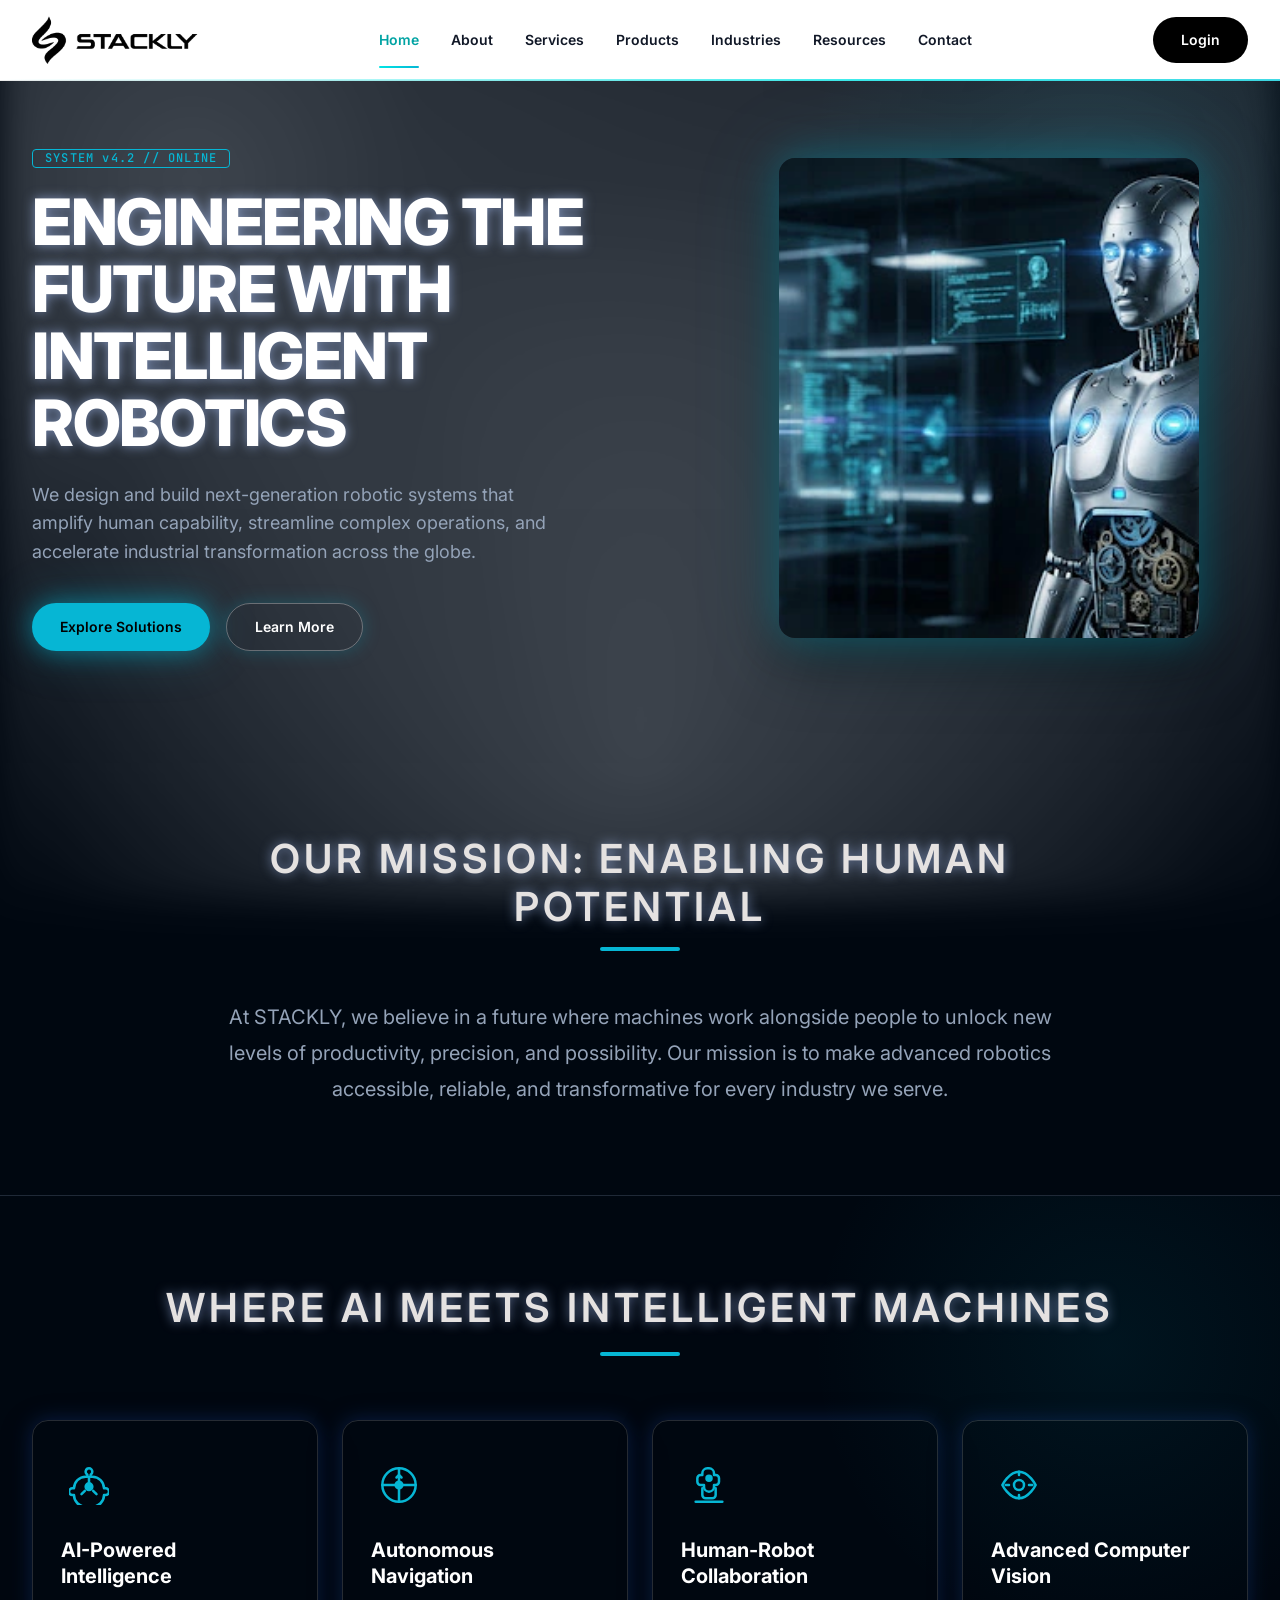
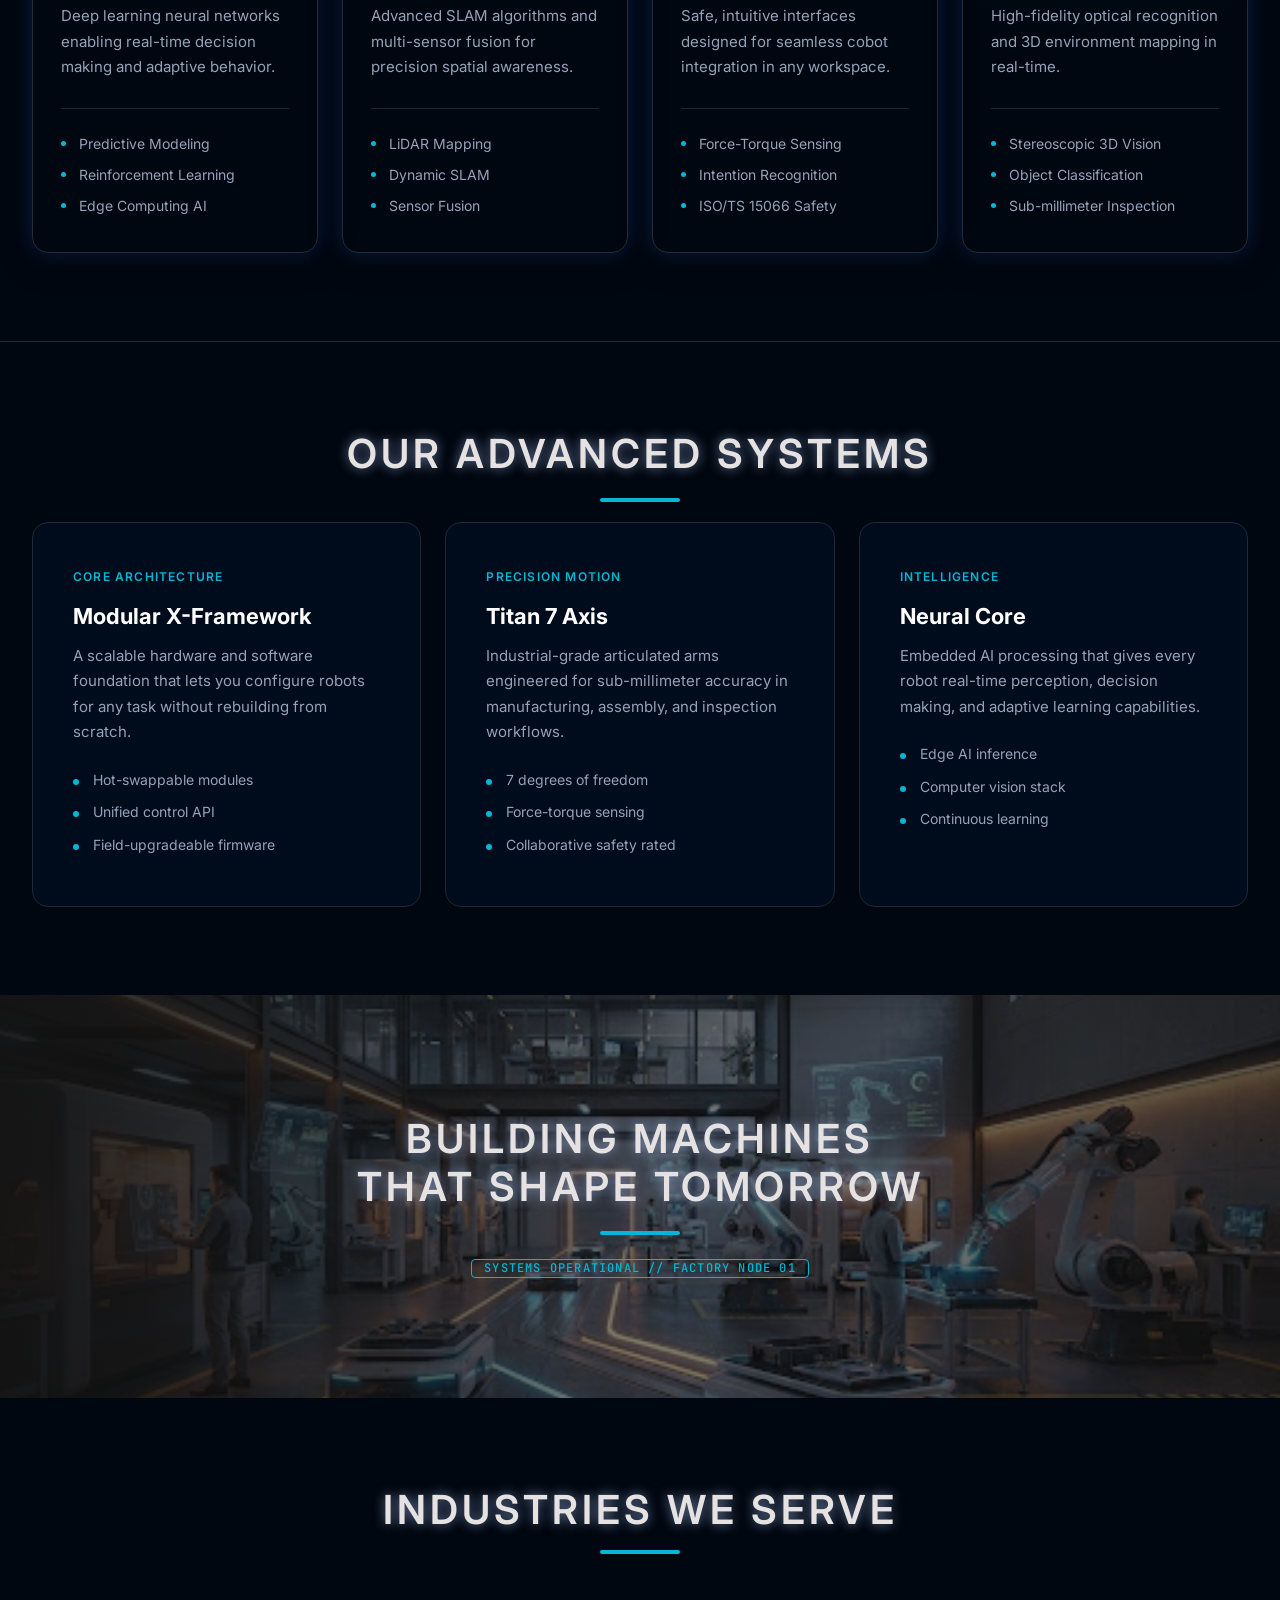
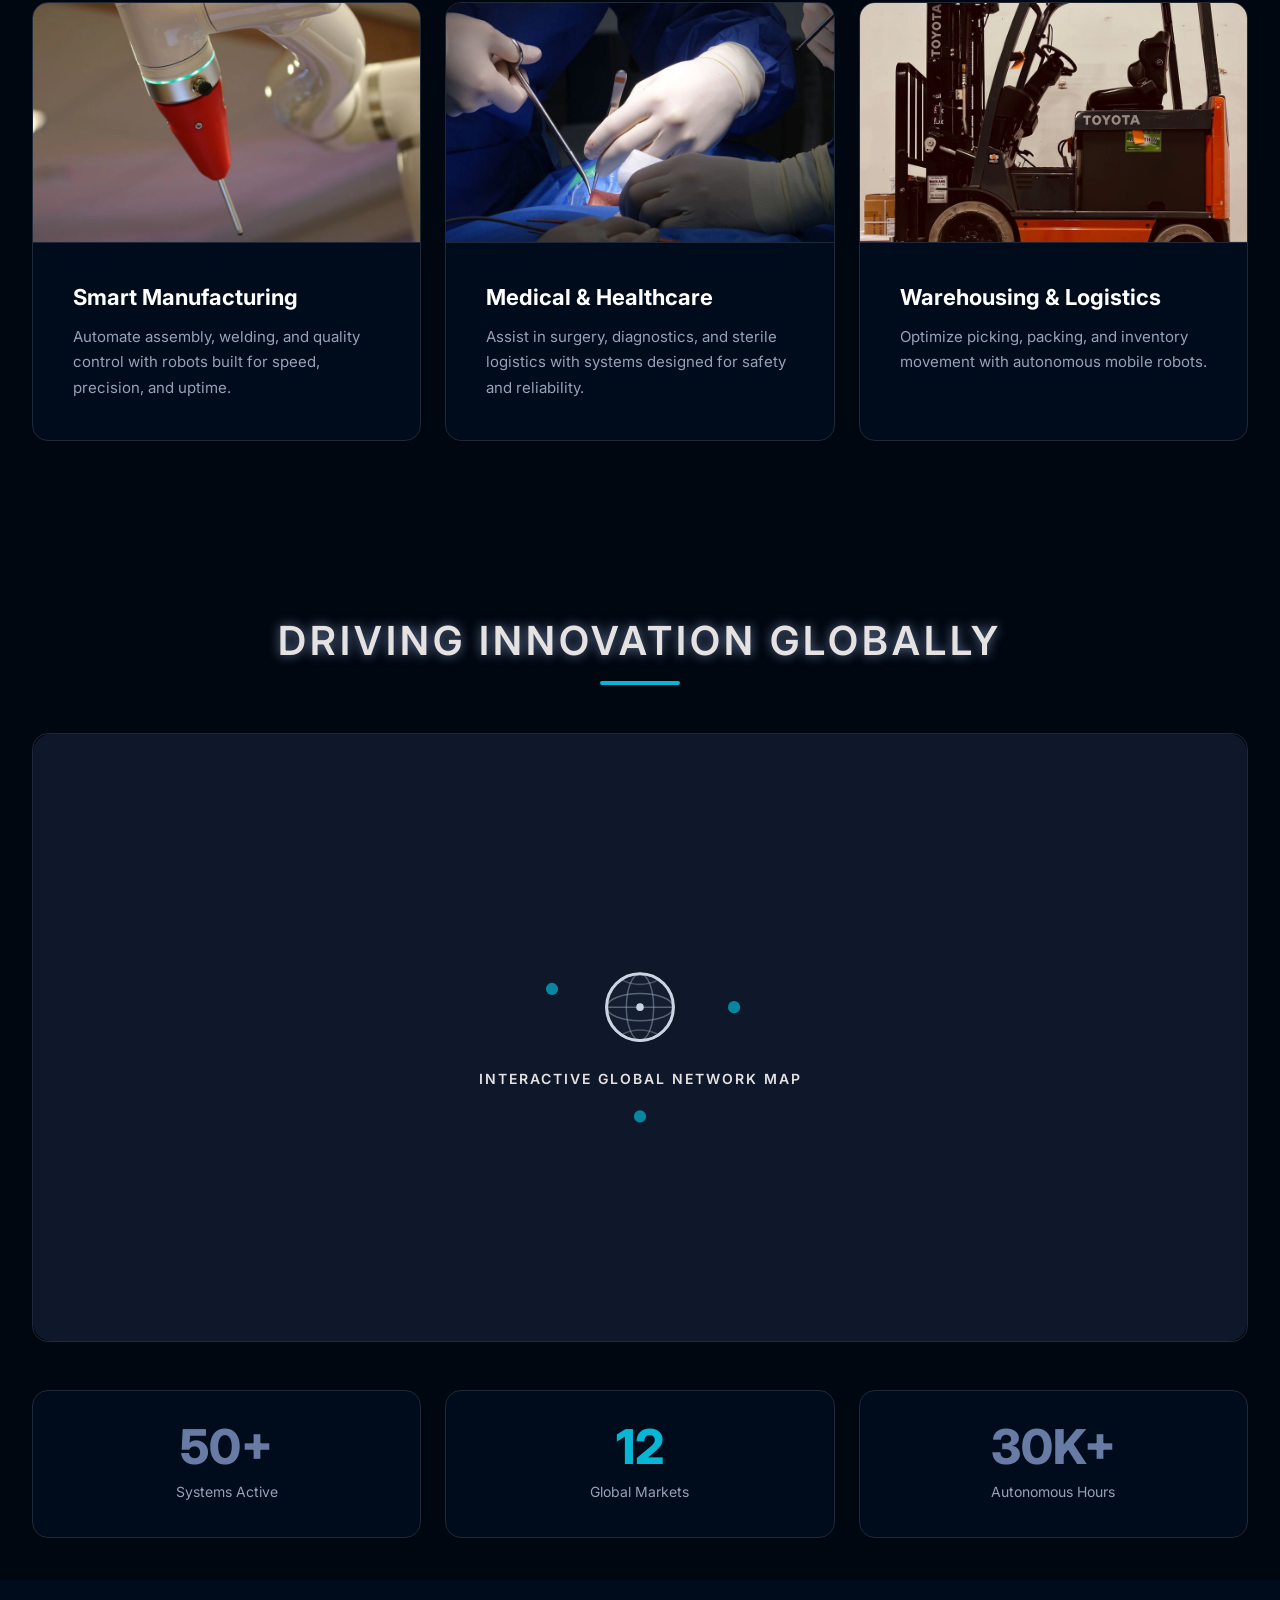
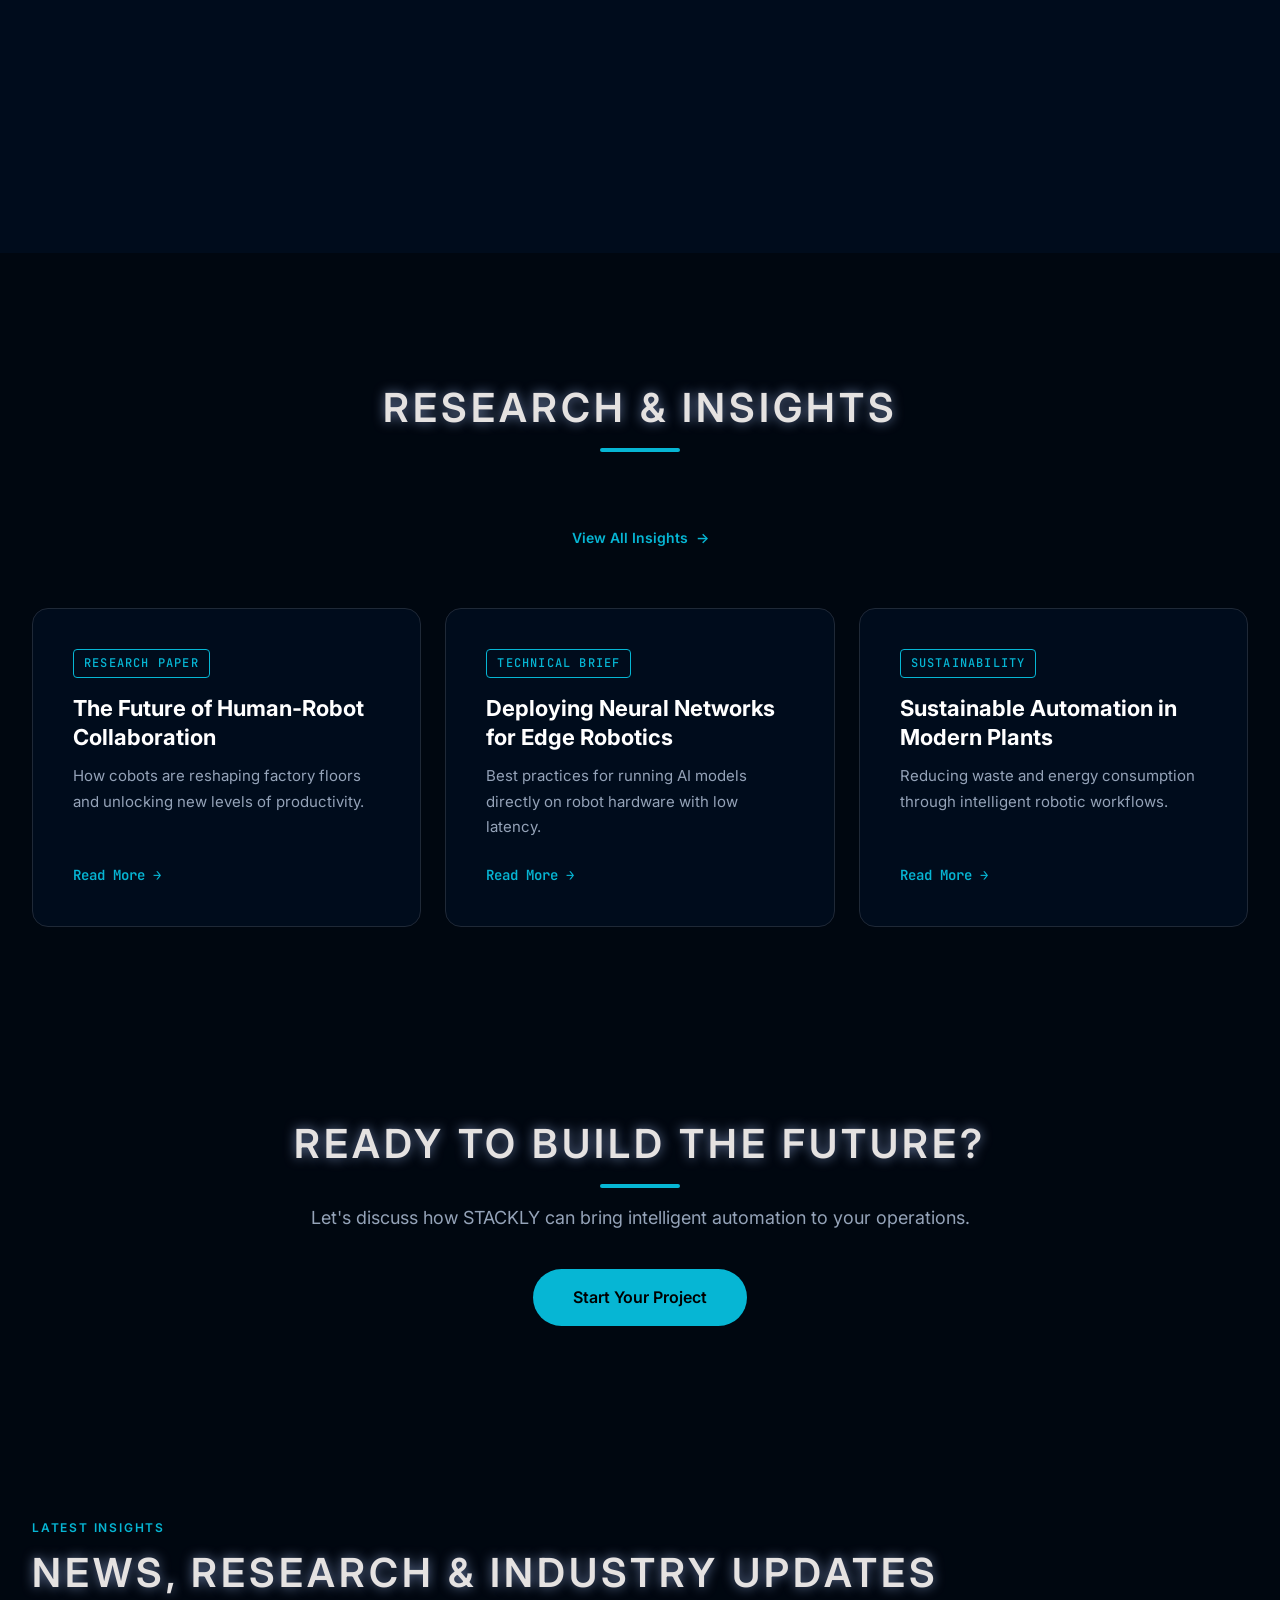
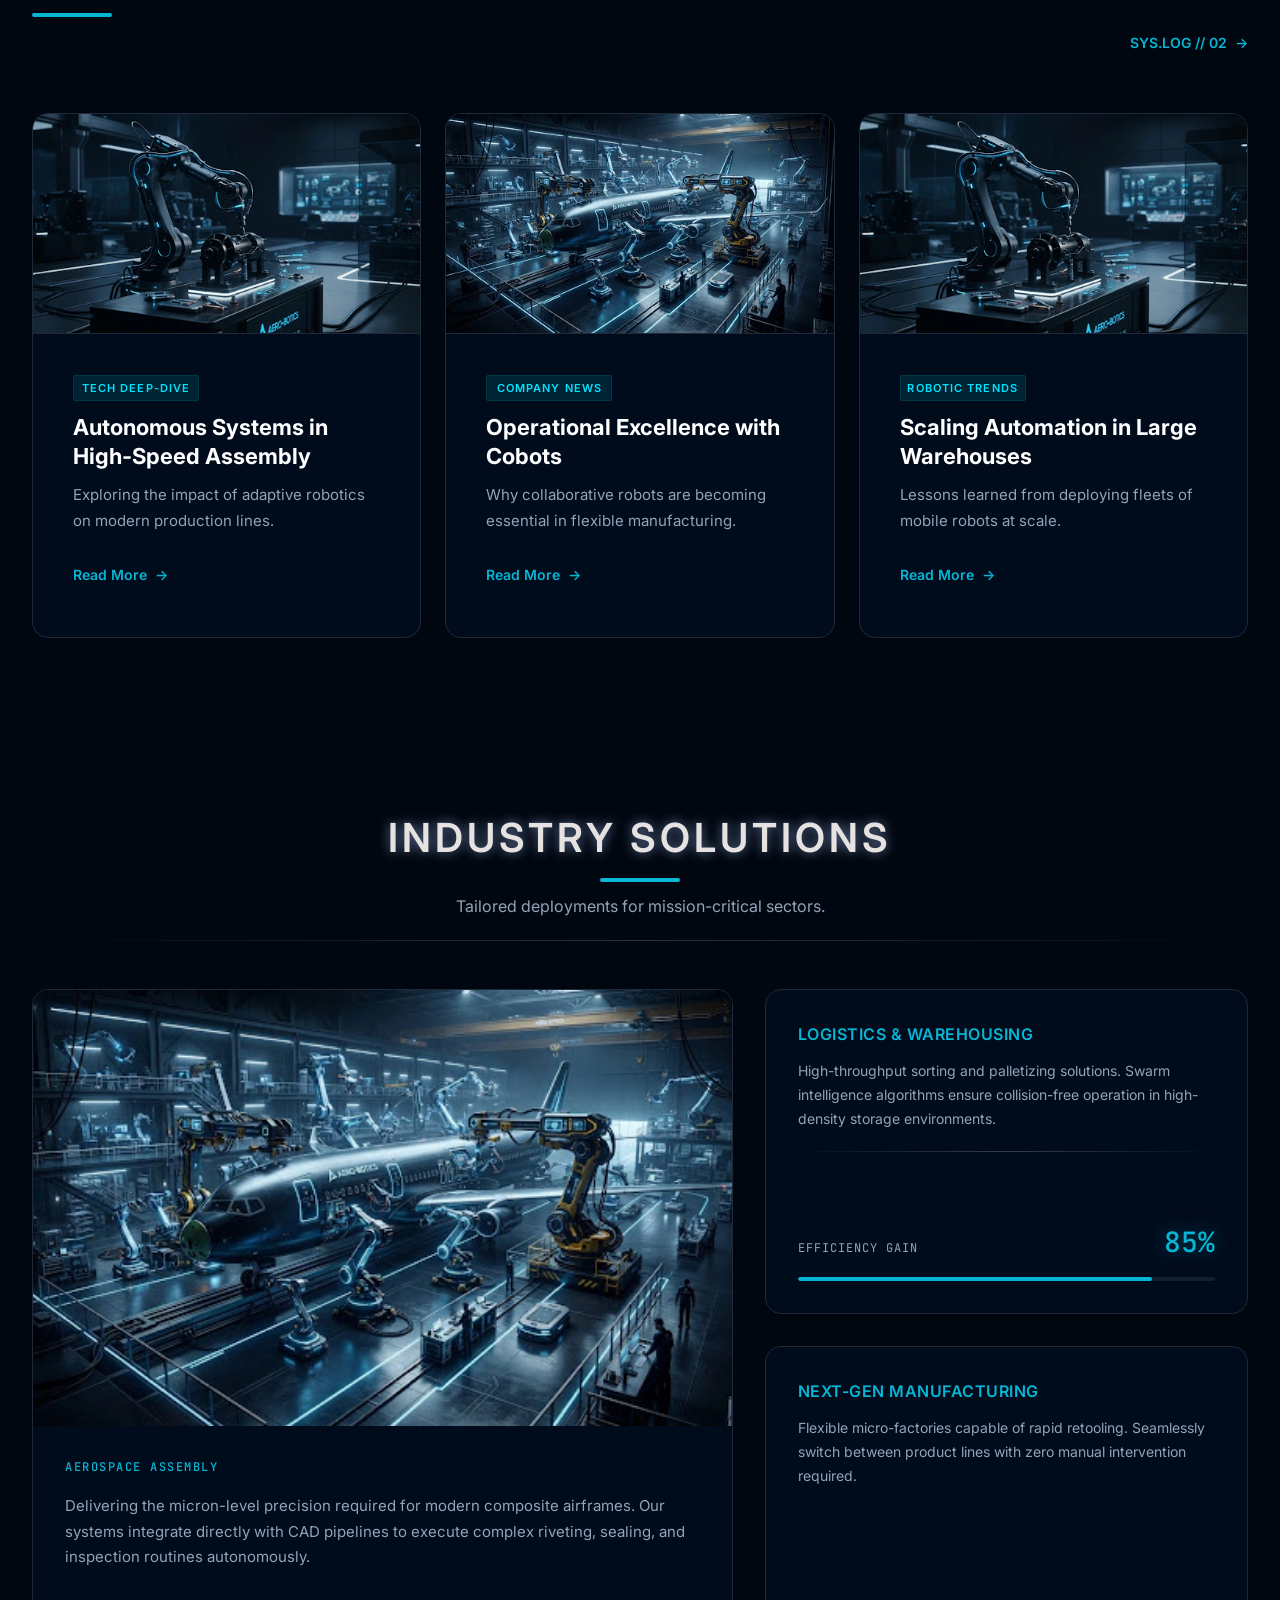
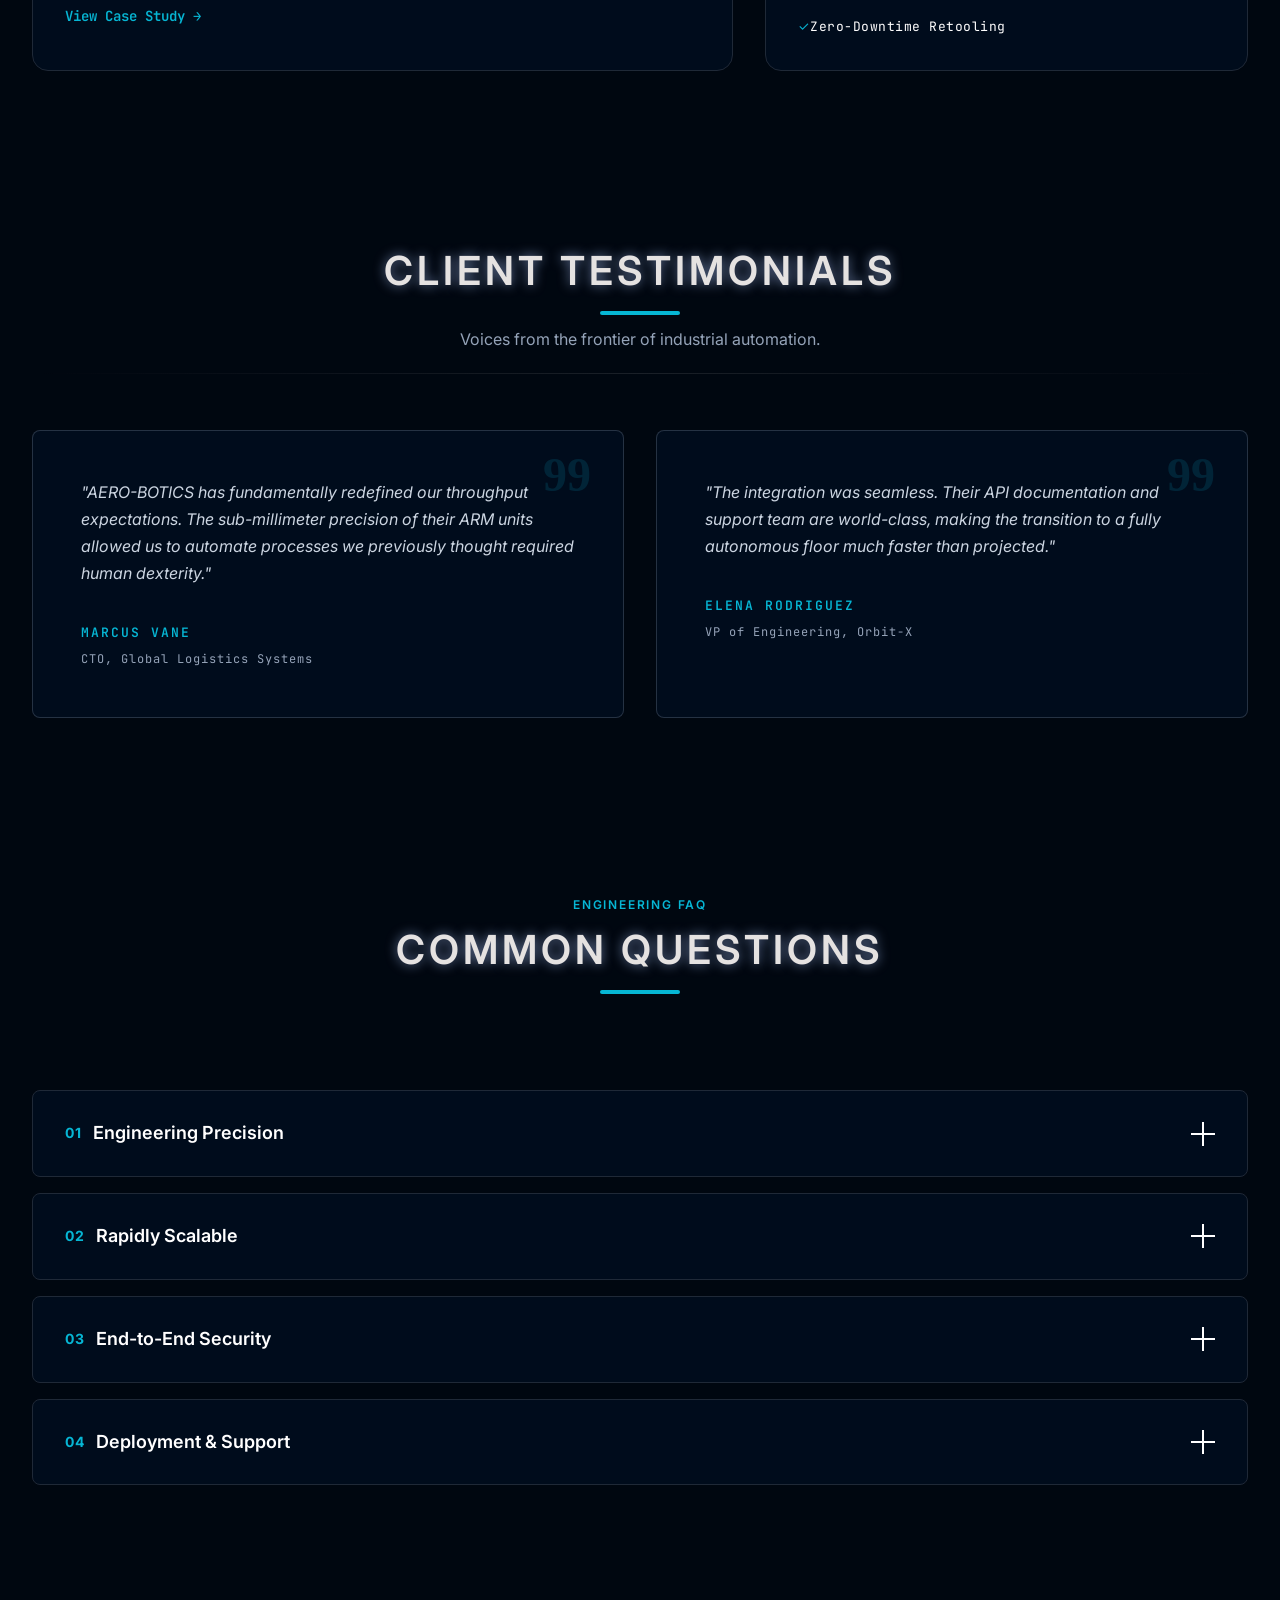
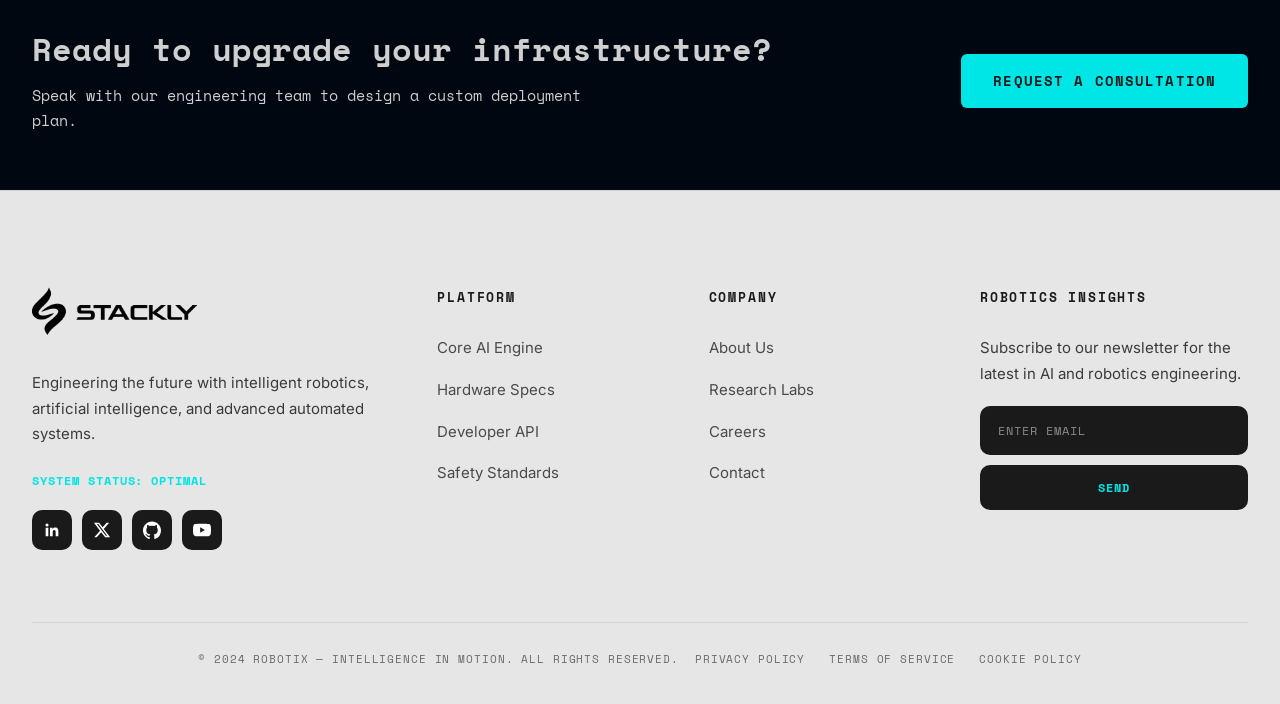
<file: index.html>
<!DOCTYPE html>
<html lang="en">
<head>
  <meta charset="UTF-8">
  <meta name="viewport" content="width=device-width, initial-scale=1.0">
  <title>STACKLY - Engineering the Future with Intelligent Robotics</title>
  <link rel="preconnect" href="https://fonts.googleapis.com">
  <link rel="preconnect" href="https://fonts.gstatic.com" crossorigin>
  <link href="https://fonts.googleapis.com/css2?family=Inter:wght@300;400;500;600;700;800&family=JetBrains+Mono:wght@500&family=Space+Mono:wght@400;700&display=swap" rel="stylesheet">
  <link rel="stylesheet" href="css/styles.css">
</head>
<body>

  <!-- Header / Navigation -->
  <header class="site-header">
    <div class="container header-inner">
      <a href="index.html" class="logo">
        <img src="assets/images/home/nav-logo.webp" alt="STACKLY">
      </a>

      <nav class="main-nav" id="mainNav">
        <div class="main-nav-head">
          <span class="main-nav-label">Navigation</span>
        </div>
        <ul class="nav-list">
          <li><a href="index.html" class="nav-link active">Home</a></li>
          <li><a href="about.html" class="nav-link">About</a></li>
          <li><a href="services.html" class="nav-link">Services</a></li>
          <li><a href="products.html" class="nav-link">Products</a></li>
          <li><a href="industries.html" class="nav-link">Industries</a></li>
          <li><a href="resources.html" class="nav-link">Resources</a></li>
          <li><a href="contact.html" class="nav-link">Contact</a></li>
        </ul>
        <div class="main-nav-foot">
          <a href="login.html" class="btn nav-login-btn">Login</a>
          <span class="nav-status"><span class="nav-status-dot"></span>Systems Online</span>
        </div>
      </nav>

      <a href="login.html" class="btn header-cta">Login</a>

      <button class="mobile-menu-toggle" id="mobileMenuToggle" aria-label="Toggle menu">
        <span></span>
        <span></span>
        <span></span>
      </button>
    </div>
  </header>

  <main>

    <!-- Hero Section -->
    <section class="hero" id="hero">
      <div class="container hero-inner">
        <div class="hero-content">
          <div class="hero-badge">SYSTEM v4.2 // ONLINE</div>
          <h1 class="hero-title">Engineering the Future with Intelligent Robotics</h1>
          <p class="hero-text">
            We design and build next-generation robotic systems that amplify human capability, streamline complex operations, and accelerate industrial transformation across the globe.
          </p>
          <div class="hero-actions">
            <a href="404.html" class="btn btn-primary">Explore Solutions</a>
            <a href="404.html" class="btn btn-outline">Learn More</a>
          </div>
        </div>
        <div class="hero-media">
          <img src="assets/images/home/home-hero.webp" alt="Intelligent humanoid robot">
        </div>
      </div>
    </section>

    <!-- Mission Section -->
    <section class="mission" id="mission">
      <div class="container mission-inner">
        <h2 class="section-title">Our Mission: Enabling Human Potential</h2>
        <p class="mission-text">
          At STACKLY, we believe in a future where machines work alongside people to unlock new levels of productivity, precision, and possibility. Our mission is to make advanced robotics accessible, reliable, and transformative for every industry we serve.
        </p>
      </div>
    </section>

    <!-- Technology Section -->
    <section class="technology" id="technology">
      <div class="container technology-inner">
        <h2 class="technology-title">WHERE AI MEETS INTELLIGENT MACHINES</h2>
        <span class="technology-accent" aria-hidden="true"></span>

        <div class="technology-grid">
          <article class="technology-card">
            <div class="technology-card-icon">
              <svg width="40" height="40" viewBox="0 0 24 24" fill="none" stroke="currentColor" stroke-width="1.5" stroke-linecap="round" stroke-linejoin="round" aria-hidden="true">
                <path d="M12 2a2 2 0 0 1 2 2c0 .74-.4 1.387-1 1.732V7h1a7 7 0 0 1 7 7h1a2 2 0 0 1 2 2 2 2 0 0 1-2 2h-1a7 7 0 0 1-7 7h-4a7 7 0 0 1-7-7H2a2 2 0 0 1-2-2 2 2 0 0 1 2-2h1a7 7 0 0 1 7-7h1V5.732A2.001 2.001 0 0 1 12 2z"/>
                <circle cx="12" cy="13" r="2" fill="currentColor"/>
                <path d="M12 7v3M9.5 15.5l-2 2M14.5 15.5l2 2"/>
              </svg>
            </div>
            <h3 class="technology-card-title">AI-Powered Intelligence</h3>
            <p class="technology-card-text">Deep learning neural networks enabling real-time decision making and adaptive behavior.</p>
            <hr class="technology-card-divider">
            <ul class="technology-card-features">
              <li>Predictive Modeling</li>
              <li>Reinforcement Learning</li>
              <li>Edge Computing AI</li>
            </ul>
          </article>

          <article class="technology-card">
            <div class="technology-card-icon">
              <svg width="40" height="40" viewBox="0 0 24 24" fill="none" stroke="currentColor" stroke-width="1.5" stroke-linecap="round" stroke-linejoin="round" aria-hidden="true">
                <circle cx="12" cy="12" r="10"/>
                <path d="M12 2v20M2 12h20"/>
                <circle cx="12" cy="12" r="2" fill="currentColor"/>
                <path d="M12 6l1.5 1.5M12 6l-1.5 1.5"/>
              </svg>
            </div>
            <h3 class="technology-card-title">Autonomous Navigation</h3>
            <p class="technology-card-text">Advanced SLAM algorithms and multi-sensor fusion for precision spatial awareness.</p>
            <hr class="technology-card-divider">
            <ul class="technology-card-features">
              <li>LiDAR Mapping</li>
              <li>Dynamic SLAM</li>
              <li>Sensor Fusion</li>
            </ul>
          </article>

          <article class="technology-card">
            <div class="technology-card-icon">
              <svg width="40" height="40" viewBox="0 0 24 24" fill="none" stroke="currentColor" stroke-width="1.5" stroke-linecap="round" stroke-linejoin="round" aria-hidden="true">
                <path d="M12 2a3 3 0 0 1 3 3v1h1a2 2 0 0 1 2 2v2a2 2 0 0 1-2 2h-1v1a3 3 0 0 1-6 0v-1H7a2 2 0 0 1-2-2V8a2 2 0 0 1 2-2h1V5a3 3 0 0 1 3-3z"/>
                <path d="M8 14v4a2 2 0 0 0 2 2h4a2 2 0 0 0 2-2v-4"/>
                <circle cx="12" cy="8" r="1.5" fill="currentColor"/>
                <path d="M4 22h16"/>
              </svg>
            </div>
            <h3 class="technology-card-title">Human-Robot Collaboration</h3>
            <p class="technology-card-text">Safe, intuitive interfaces designed for seamless cobot integration in any workspace.</p>
            <hr class="technology-card-divider">
            <ul class="technology-card-features">
              <li>Force-Torque Sensing</li>
              <li>Intention Recognition</li>
              <li>ISO/TS 15066 Safety</li>
            </ul>
          </article>

          <article class="technology-card">
            <div class="technology-card-icon">
              <svg width="40" height="40" viewBox="0 0 24 24" fill="none" stroke="currentColor" stroke-width="1.5" stroke-linecap="round" stroke-linejoin="round" aria-hidden="true">
                <path d="M2 12s4-8 10-8 10 8 10 8-4 8-10 8-10-8-10-8z"/>
                <circle cx="12" cy="12" r="3"/>
                <path d="M12 4v2M12 18v2M4 12h2M18 12h2"/>
              </svg>
            </div>
            <h3 class="technology-card-title">Advanced Computer Vision</h3>
            <p class="technology-card-text">High-fidelity optical recognition and 3D environment mapping in real-time.</p>
            <hr class="technology-card-divider">
            <ul class="technology-card-features">
              <li>Stereoscopic 3D Vision</li>
              <li>Object Classification</li>
              <li>Sub-millimeter Inspection</li>
            </ul>
          </article>
        </div>
      </div>
    </section>

    <!-- Advanced Systems Section -->
    <section class="advanced-systems" id="advanced-systems">
      <div class="container">
        <h2 class="section-title text-center">Our Advanced Systems</h2>
        <div class="card-grid three-col">
          <article class="card system-card">
            <span class="system-tag">Core Architecture</span>
            <h3 class="card-title">Modular X-Framework</h3>
            <p class="card-text">A scalable hardware and software foundation that lets you configure robots for any task without rebuilding from scratch.</p>
            <ul class="system-features">
              <li>Hot-swappable modules</li>
              <li>Unified control API</li>
              <li>Field-upgradeable firmware</li>
            </ul>
          </article>

          <article class="card system-card">
            <span class="system-tag">Precision Motion</span>
            <h3 class="card-title">Titan 7 Axis</h3>
            <p class="card-text">Industrial-grade articulated arms engineered for sub-millimeter accuracy in manufacturing, assembly, and inspection workflows.</p>
            <ul class="system-features">
              <li>7 degrees of freedom</li>
              <li>Force-torque sensing</li>
              <li>Collaborative safety rated</li>
            </ul>
          </article>

          <article class="card system-card">
            <span class="system-tag">Intelligence</span>
            <h3 class="card-title">Neural Core</h3>
            <p class="card-text">Embedded AI processing that gives every robot real-time perception, decision making, and adaptive learning capabilities.</p>
            <ul class="system-features">
              <li>Edge AI inference</li>
              <li>Computer vision stack</li>
              <li>Continuous learning</li>
            </ul>
          </article>
        </div>
      </div>
    </section>

    <!-- Building Machines Banner -->
    <section class="build-banner" id="build-banner">
      <div class="build-banner-bg">
        <img src="assets/images/home/Home-future-vision.webp" alt="Industrial robotics facility">
      </div>
      <div class="container build-banner-inner">
        <h2 class="build-banner-title">Building Machines<br>That Shape Tomorrow</h2>
        <span class="hero-badge">SYSTEMS OPERATIONAL // FACTORY NODE 01</span>
      </div>
    </section>

    <!-- Industries Section -->
    <section class="industries" id="industries">
      <div class="container">
        <h2 class="section-title text-center">Industries We Serve</h2>
        <div class="card-grid three-col">
          <article class="card industry-card">
            <img src="assets/images/home/industry-manufacturing.webp" alt="Smart Manufacturing">
            <div class="industry-card-content">
              <h3 class="card-title">Smart Manufacturing</h3>
              <p class="card-text">Automate assembly, welding, and quality control with robots built for speed, precision, and uptime.</p>
            </div>
          </article>

          <article class="card industry-card">
            <img src="assets/images/home/industry-medical.webp" alt="Medical & Healthcare">
            <div class="industry-card-content">
              <h3 class="card-title">Medical & Healthcare</h3>
              <p class="card-text">Assist in surgery, diagnostics, and sterile logistics with systems designed for safety and reliability.</p>
            </div>
          </article>

          <article class="card industry-card">
            <img src="assets/images/home/industry-warehousing.webp" alt="Warehousing & Logistics">
            <div class="industry-card-content">
              <h3 class="card-title">Warehousing & Logistics</h3>
              <p class="card-text">Optimize picking, packing, and inventory movement with autonomous mobile robots.</p>
            </div>
          </article>
        </div>
      </div>
    </section>

    <!-- Driving Innovation Globally -->
    <section class="global" id="global">
      <div class="container">
        <h2 class="section-title text-center">Driving Innovation Globally</h2>
        <div class="global-inner">
          <div class="global-map">
            <div class="global-map-inner">
              <svg viewBox="0 0 800 400" class="world-map" aria-hidden="true">
                <rect width="800" height="400" fill="#0f172a" rx="12"/>
                <circle cx="342" cy="168" r="4" fill="#06b6d4" opacity="0.7"/>
                <circle cx="462" cy="180" r="4" fill="#06b6d4" opacity="0.7"/>
                <circle cx="400" cy="252" r="4" fill="#06b6d4" opacity="0.7"/>
                <g transform="translate(400,180)">
                  <circle r="22" fill="#1e293b" opacity="0.4"/>
                  <circle r="22" fill="none" stroke="#94a3b8" stroke-width="1.5"/>
                  <ellipse rx="22" ry="9" fill="none" stroke="#94a3b8" stroke-width="1" opacity="0.5"/>
                  <ellipse rx="9" ry="22" fill="none" stroke="#94a3b8" stroke-width="1" opacity="0.5"/>
                  <path d="M-22 0 H22" stroke="#94a3b8" stroke-width="1" opacity="0.5"/>
                  <path d="M-12 -18 Q0 -12 12 -18" fill="none" stroke="#94a3b8" stroke-width="1" opacity="0.4"/>
                  <path d="M-12 18 Q0 12 12 18" fill="none" stroke="#94a3b8" stroke-width="1" opacity="0.4"/>
                  <circle r="22" fill="none" stroke="#cbd5e1" stroke-width="2"/>
                  <circle r="2.5" fill="#cbd5e1"/>
                </g>
              </svg>
              <p class="global-map-text">INTERACTIVE GLOBAL NETWORK MAP</p>
            </div>
          </div>
          <div class="global-stats">
            <div class="global-stat">
              <span class="global-stat-number">50+</span>
              <span class="global-stat-label">Systems Active</span>
            </div>
            <div class="global-stat">
              <span class="global-stat-number">12</span>
              <span class="global-stat-label">Global Markets</span>
            </div>
            <div class="global-stat">
              <span class="global-stat-number">30K+</span>
              <span class="global-stat-label">Autonomous Hours</span>
            </div>
          </div>
        </div>
      </div>
    </section>

    <!-- Innovation Statistics -->
    <section class="innovation-stats" id="innovation-stats">
      <div class="container">
        <div class="innovation-stats-panel">
          <div class="innovation-stat">
            <span class="innovation-stat-value">98%</span>
            <span class="innovation-stat-label">Precision</span>
          </div>
          <div class="innovation-stat">
            <span class="innovation-stat-value">24/7</span>
            <span class="innovation-stat-label">Autonomous Operation</span>
          </div>
          <div class="innovation-stat">
            <span class="innovation-stat-value">40+</span>
            <span class="innovation-stat-label">Robotics Applications</span>
          </div>
          <div class="innovation-stat">
            <span class="innovation-stat-value">10K+</span>
            <span class="innovation-stat-label">Automated Tasks</span>
          </div>
        </div>
      </div>
    </section>

    <!-- Research & Insights -->
    <section class="research" id="research">
      <div class="container">
        <div class="section-header">
          <h2 class="section-title">Research & Insights</h2>
          <a href="404.html" class="link-arrow">View All Insights</a>
        </div>
        <div class="card-grid three-col">
          <article class="card research-card">
            <span class="research-badge">RESEARCH PAPER</span>
            <h3 class="card-title">The Future of Human-Robot Collaboration</h3>
            <p class="card-text">How cobots are reshaping factory floors and unlocking new levels of productivity.</p>
            <a href="404.html" class="link-arrow">Read More</a>
          </article>

          <article class="card research-card">
            <span class="research-badge">TECHNICAL BRIEF</span>
            <h3 class="card-title">Deploying Neural Networks for Edge Robotics</h3>
            <p class="card-text">Best practices for running AI models directly on robot hardware with low latency.</p>
            <a href="404.html" class="link-arrow">Read More</a>
          </article>

          <article class="card research-card">
            <span class="research-badge">SUSTAINABILITY</span>
            <h3 class="card-title">Sustainable Automation in Modern Plants</h3>
            <p class="card-text">Reducing waste and energy consumption through intelligent robotic workflows.</p>
            <a href="404.html" class="link-arrow">Read More</a>
          </article>
        </div>
      </div>
    </section>

    <!-- CTA Section -->
    <section class="cta" id="cta">
      <div class="container cta-inner">
        <h2 class="cta-title">Ready to Build the Future?</h2>
        <p class="cta-text">Let's discuss how STACKLY can bring intelligent automation to your operations.</p>
        <a href="404.html" class="btn btn-primary btn-large">Start Your Project</a>
      </div>
    </section>

    <!-- Latest Insights -->
    <section class="latest-insights" id="latest-insights">
      <div class="container">
        <div class="section-header">
          <div>
            <span class="section-label">Latest Insights</span>
            <h2 class="section-title no-margin">News, Research & Industry Updates</h2>
          </div>
          <a href="404.html" class="link-arrow">SYS.LOG // 02</a>
        </div>
        <div class="card-grid three-col">
          <article class="card insight-card">
            <img src="assets/images/home/home-insight-1.webp" alt="Robotics insight">
            <div class="insight-card-content">
              <span class="insight-badge">Tech Deep-Dive</span>
              <h3 class="card-title">Autonomous Systems in High-Speed Assembly</h3>
              <p class="card-text">Exploring the impact of adaptive robotics on modern production lines.</p>
              <a href="404.html" class="link-arrow">Read More</a>
            </div>
          </article>

          <article class="card insight-card">
            <img src="assets/images/home/home-insight-2.webp" alt="Robotics insight">
            <div class="insight-card-content">
              <span class="insight-badge">Company News</span>
              <h3 class="card-title">Operational Excellence with Cobots</h3>
              <p class="card-text">Why collaborative robots are becoming essential in flexible manufacturing.</p>
              <a href="404.html" class="link-arrow">Read More</a>
            </div>
          </article>

          <article class="card insight-card">
            <img src="assets/images/home/home-insight-1.webp" alt="Robotics insight">
            <div class="insight-card-content">
              <span class="insight-badge">Robotic Trends</span>
              <h3 class="card-title">Scaling Automation in Large Warehouses</h3>
              <p class="card-text">Lessons learned from deploying fleets of mobile robots at scale.</p>
              <a href="404.html" class="link-arrow">Read More</a>
            </div>
          </article>
        </div>
      </div>
    </section>

    <!-- Industry Solutions -->
    <section class="solutions" id="industry-solutions">
      <div class="container">
        <div class="solutions-header">
          <h2 class="section-title">Industry Solutions</h2>
          <p class="solutions-subtitle">Tailored deployments for mission-critical sectors.</p>
        </div>
        <div class="solutions-divider" aria-hidden="true"></div>

        <div class="solutions-layout">
          <article class="solution-featured">
            <div class="solution-featured-image">
              <img src="assets/images/home/home-insight-2.webp" alt="Aerospace assembly robotic system">
            </div>
            <div class="solution-featured-body">
              <span class="solution-category">Aerospace Assembly</span>
              <p class="solution-description">
                Delivering the micron-level precision required for modern composite airframes. Our systems integrate directly with CAD pipelines to execute complex riveting, sealing, and inspection routines autonomously.
              </p>
              <a href="404.html" class="link-arrow">View Case Study</a>
            </div>
          </article>

          <div class="solutions-side">
            <article class="solution-card">
              <h3 class="solution-card-title">Logistics &amp; Warehousing</h3>
              <p class="solution-card-text">
                High-throughput sorting and palletizing solutions. Swarm intelligence algorithms ensure collision-free operation in high-density storage environments.
              </p>
              <hr class="solution-card-divider" aria-hidden="true">
              <div class="solution-metric">
                <div class="solution-metric-head">
                  <span class="solution-metric-label">Efficiency Gain</span>
                  <span class="solution-metric-value">85%</span>
                </div>
                <div class="solution-progress" aria-hidden="true"><span style="width: 85%"></span></div>
              </div>
            </article>

            <article class="solution-card">
              <h3 class="solution-card-title">Next-Gen Manufacturing</h3>
              <p class="solution-card-text">
                Flexible micro-factories capable of rapid retooling. Seamlessly switch between product lines with zero manual intervention required.
              </p>
              <span class="solution-feature">Zero-Downtime Retooling</span>
            </article>
          </div>
        </div>
      </div>
    </section>

    <!-- Client Testimonials -->
    <section class="testimonials" id="testimonials">
      <div class="container">
        <div class="testimonials-header">
          <h2 class="section-title">Client Testimonials</h2>
          <p class="testimonials-subtitle">Voices from the frontier of industrial automation.</p>
        </div>
        <div class="testimonials-divider" aria-hidden="true"></div>

        <div class="testimonials-grid">
          <article class="testimonial-card">
            <span class="testimonial-quote" aria-hidden="true">99</span>
            <p class="testimonial-text">
              "AERO-BOTICS has fundamentally redefined our throughput expectations. The sub-millimeter precision of their ARM units allowed us to automate processes we previously thought required human dexterity."
            </p>
            <div class="testimonial-meta">
              <span class="testimonial-name">Marcus Vane</span>
              <span class="testimonial-role">CTO, Global Logistics Systems</span>
            </div>
          </article>

          <article class="testimonial-card">
            <span class="testimonial-quote" aria-hidden="true">99</span>
            <p class="testimonial-text">
              "The integration was seamless. Their API documentation and support team are world-class, making the transition to a fully autonomous floor much faster than projected."
            </p>
            <div class="testimonial-meta">
              <span class="testimonial-name">Elena Rodriguez</span>
              <span class="testimonial-role">VP of Engineering, Orbit-X</span>
            </div>
          </article>
        </div>
      </div>
    </section>

    <!-- Engineering FAQ -->
    <section class="faq" id="faq">
      <div class="container faq-inner">
        <div class="faq-header">
          <span class="section-label">Engineering FAQ</span>
          <h2 class="section-title no-margin">Common Questions</h2>
        </div>
        <div class="faq-list">
          <details class="faq-item">
            <summary>
              <span class="faq-number">01</span>
              <span class="faq-question">Engineering Precision</span>
              <span class="faq-icon" aria-hidden="true"></span>
            </summary>
            <p class="faq-answer">
              Our systems are designed with rigorous tolerances, advanced calibration routines, and continuous feedback loops to maintain repeatable accuracy in real-world conditions.
            </p>
          </details>

          <details class="faq-item">
            <summary>
              <span class="faq-number">02</span>
              <span class="faq-question">Rapidly Scalable</span>
              <span class="faq-icon" aria-hidden="true"></span>
            </summary>
            <p class="faq-answer">
              The Modular X-Framework allows you to start with a single robot and expand into a coordinated fleet using the same control architecture and software stack.
            </p>
          </details>

          <details class="faq-item">
            <summary>
              <span class="faq-number">03</span>
              <span class="faq-question">End-to-End Security</span>
              <span class="faq-icon" aria-hidden="true"></span>
            </summary>
            <p class="faq-answer">
              We implement secure boot, encrypted communications, role-based access control, and regular firmware updates to protect your robots and data.
            </p>
          </details>

          <details class="faq-item">
            <summary>
              <span class="faq-number">04</span>
              <span class="faq-question">Deployment & Support</span>
              <span class="faq-icon" aria-hidden="true"></span>
            </summary>
            <p class="faq-answer">
              Our engineering team manages installation, commissioning, training, and ongoing support so your team can focus on operations, not troubleshooting.
            </p>
          </details>
        </div>
      </div>
    </section>

  </main>

  <!-- CTA Banner -->
  <section class="cta-banner" id="cta-banner">
    <div class="container cta-banner-inner">
      <div class="cta-banner-text">
        <h2 class="cta-banner-title">Ready to upgrade your infrastructure?</h2>
        <p class="cta-banner-subtext">Speak with our engineering team to design a custom deployment plan.</p>
      </div>
      <a href="404.html" class="cta-banner-btn">Request a Consultation</a>
    </div>
  </section>

  <!-- Footer -->
  <footer class="site-footer">
    <div class="container">
      <div class="footer-top">
        <div class="footer-brand">
          <a href="index.html" class="footer-logo">
            <img src="assets/images/home/nav-logo.webp" alt="STACKLY">
          </a>
          <p class="footer-tagline">Engineering the future with intelligent robotics, artificial intelligence, and advanced automated systems.</p>
          <p class="footer-status">System Status: <span class="footer-status-value">Optimal</span></p>
          <div class="footer-social">
          <a href="404.html" aria-label="LinkedIn">
            <svg viewBox="0 0 24 24" fill="currentColor" aria-hidden="true"><path d="M20.447 20.452h-3.554v-5.569c0-1.328-.027-3.037-1.852-3.037-1.853 0-2.136 1.445-2.136 2.939v5.667H9.351V9h3.414v1.561h.046c.477-.9 1.637-1.85 3.37-1.85 3.601 0 4.267 2.37 4.267 5.455v6.286zM5.337 7.433a2.062 2.062 0 1 1 0-4.124 2.062 2.062 0 0 1 0 4.124zM7.119 20.452H3.554V9h3.565v11.452z"/></svg>
          </a>
          <a href="404.html" aria-label="X (Twitter)">
            <svg viewBox="0 0 24 24" fill="currentColor" aria-hidden="true"><path d="M18.244 2.25h3.308l-7.227 8.26 8.502 11.24H16.17l-5.214-6.817L4.99 21.75H1.68l7.73-8.835L1.254 2.25H8.08l4.713 6.231zm-1.161 17.52h1.833L7.084 4.126H5.117z"/></svg>
          </a>
          <a href="404.html" aria-label="GitHub">
            <svg viewBox="0 0 24 24" fill="currentColor" aria-hidden="true"><path d="M12 .5C5.37.5 0 5.87 0 12.5c0 5.3 3.44 9.8 8.21 11.39.6.11.82-.26.82-.58v-2.03c-3.34.73-4.04-1.61-4.04-1.61-.55-1.39-1.33-1.76-1.33-1.76-1.09-.74.08-.73.08-.73 1.2.09 1.84 1.24 1.84 1.24 1.07 1.83 2.81 1.3 3.5 1 .1-.78.42-1.31.76-1.61-2.66-.3-5.47-1.33-5.47-5.93 0-1.31.47-2.38 1.24-3.22-.13-.3-.54-1.52.12-3.18 0 0 1.01-.32 3.3 1.23a11.5 11.5 0 0 1 6.01 0c2.29-1.55 3.3-1.23 3.3-1.23.66 1.66.25 2.88.12 3.18.77.84 1.24 1.91 1.24 3.22 0 4.61-2.81 5.63-5.48 5.92.43.37.81 1.1.81 2.22v3.29c0 .32.22.7.83.58A12 12 0 0 0 24 12.5C24 5.87 18.63.5 12 .5z"/></svg>
          </a>
          <a href="404.html" aria-label="YouTube">
            <svg viewBox="0 0 24 24" fill="currentColor" aria-hidden="true"><path d="M23.498 6.186a3.016 3.016 0 0 0-2.122-2.136C19.505 3.545 12 3.545 12 3.545s-7.505 0-9.377.505A3.017 3.017 0 0 0 .502 6.186C0 8.07 0 12 0 12s0 3.93.502 5.814a3.016 3.016 0 0 0 2.122 2.136c1.871.505 9.376.505 9.376.505s7.505 0 9.377-.505a3.015 3.015 0 0 0 2.122-2.136C24 15.93 24 12 24 12s0-3.93-.502-5.814zM9.545 15.568V8.432L15.818 12l-6.273 3.568z"/></svg>
          </a>
        </div>
        </div>

        <div class="footer-col">
          <h4 class="footer-col-title">Platform</h4>
          <ul class="footer-links">
            <li><a href="404.html">Core AI Engine</a></li>
            <li><a href="404.html">Hardware Specs</a></li>
            <li><a href="404.html">Developer API</a></li>
            <li><a href="404.html">Safety Standards</a></li>
          </ul>
        </div>

        <div class="footer-col">
          <h4 class="footer-col-title">Company</h4>
          <ul class="footer-links">
            <li><a href="404.html">About Us</a></li>
            <li><a href="404.html">Research Labs</a></li>
            <li><a href="404.html">Careers</a></li>
            <li><a href="404.html">Contact</a></li>
          </ul>
        </div>

        <div class="footer-col footer-newsletter">
          <h4 class="footer-col-title">Robotics Insights</h4>
          <p class="footer-newsletter-text">Subscribe to our newsletter for the latest in AI and robotics engineering.</p>
          <form class="newsletter-form" id="footerNewsForm" novalidate>
            <input type="email" id="footerNewsEmail" placeholder="ENTER EMAIL" required aria-label="Email address">
            <button type="submit" class="newsletter-btn">Send</button>
            <span class="newsletter-success" id="footerNewsSuccess" role="status"></span>
          </form>
        </div>
      </div>

      <div class="footer-bottom">
        <p class="footer-copyright">&copy; 2024 Robotix &mdash; Intelligence in Motion. All rights reserved.</p>
        <div class="footer-legal">
          <a href="404.html">Privacy Policy</a>
          <a href="404.html">Terms of Service</a>
          <a href="404.html">Cookie Policy</a>
        </div>
      </div>
    </div>
  </footer>

  <script src="js/main.js"></script>
</body>
</html>
</file>
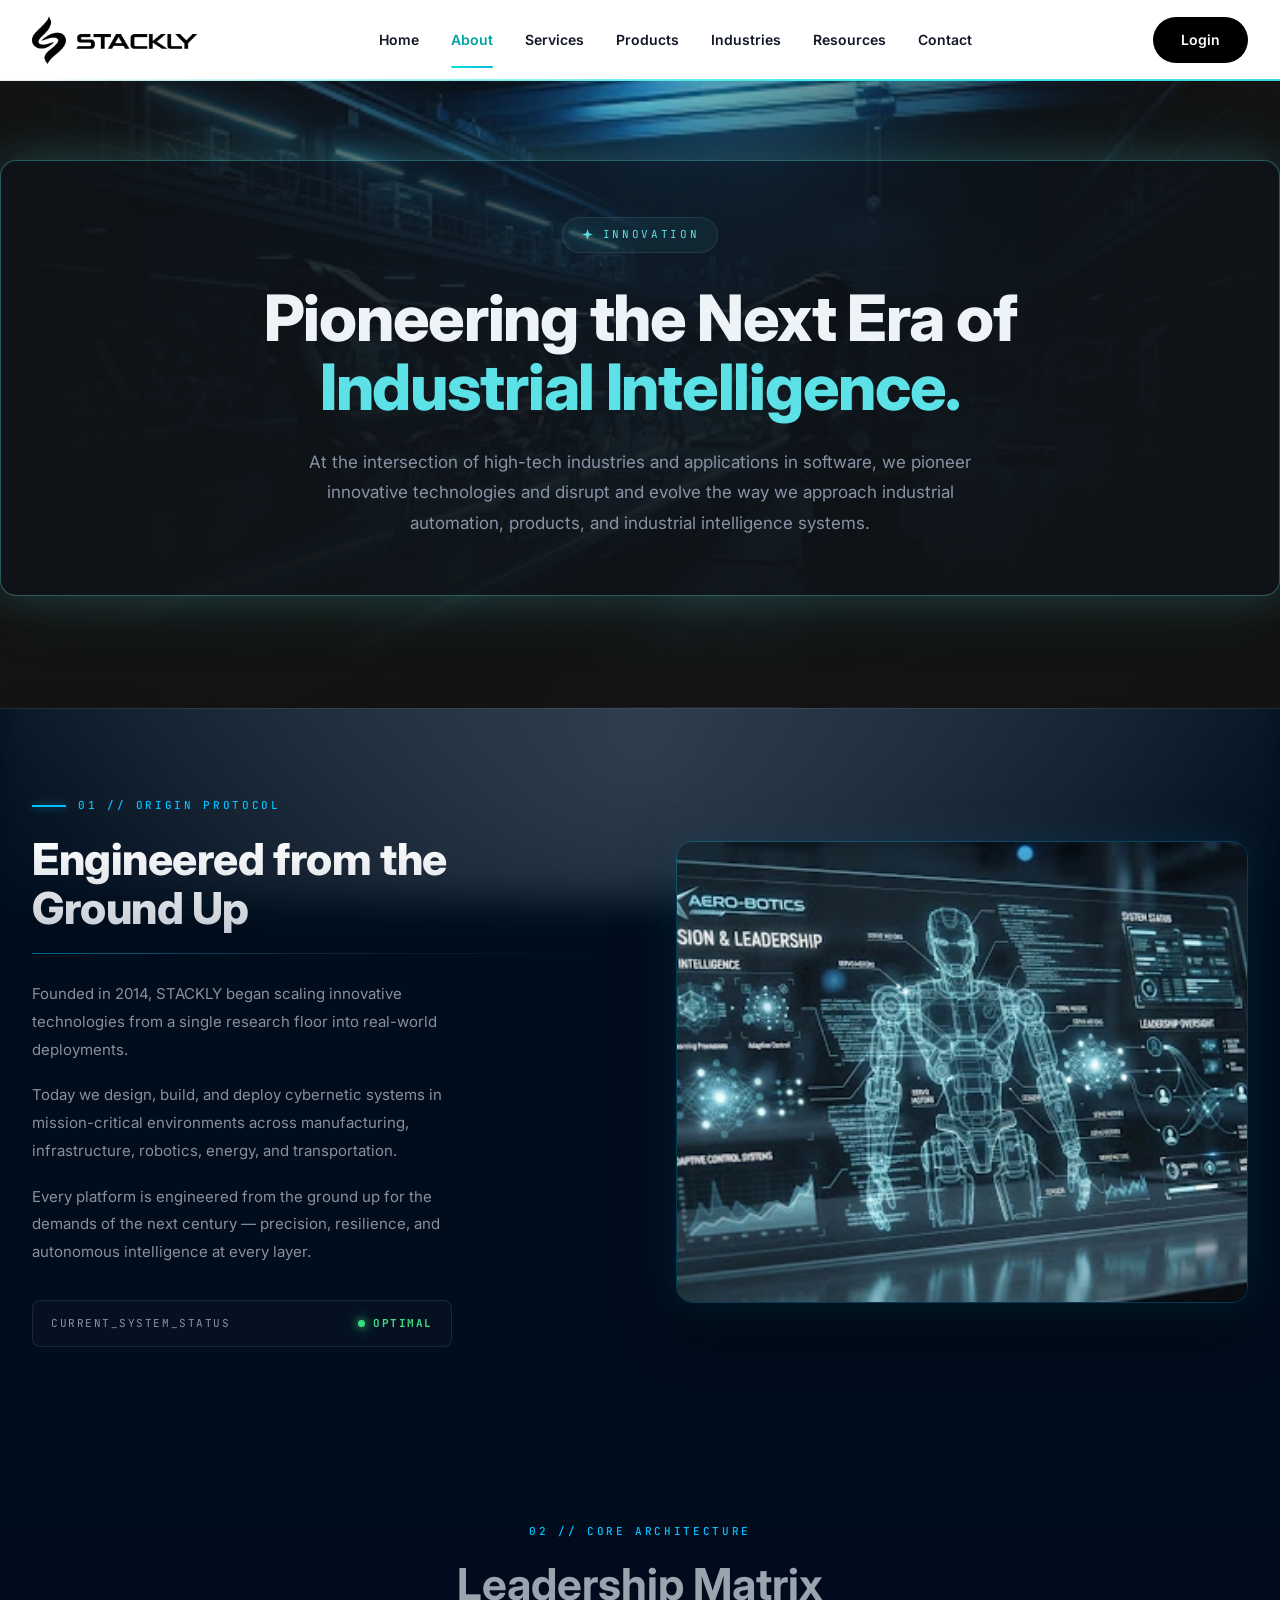
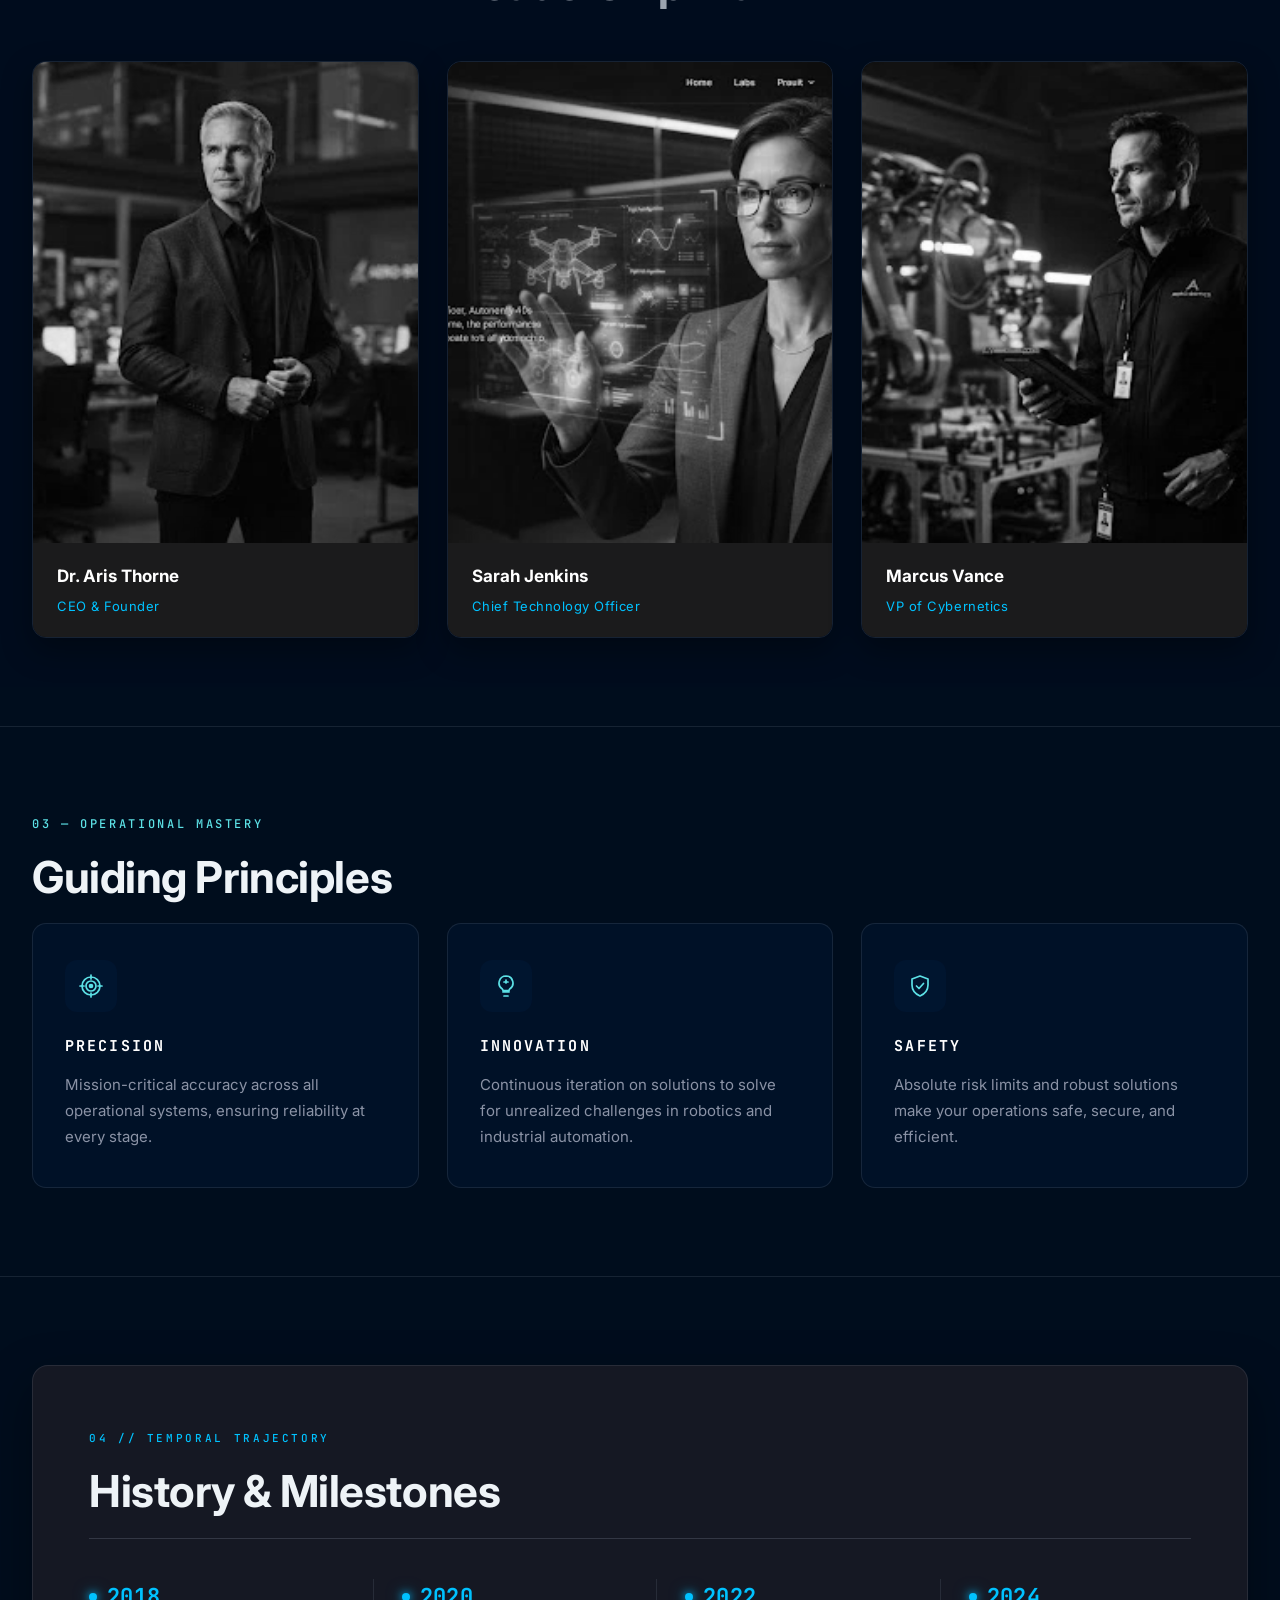
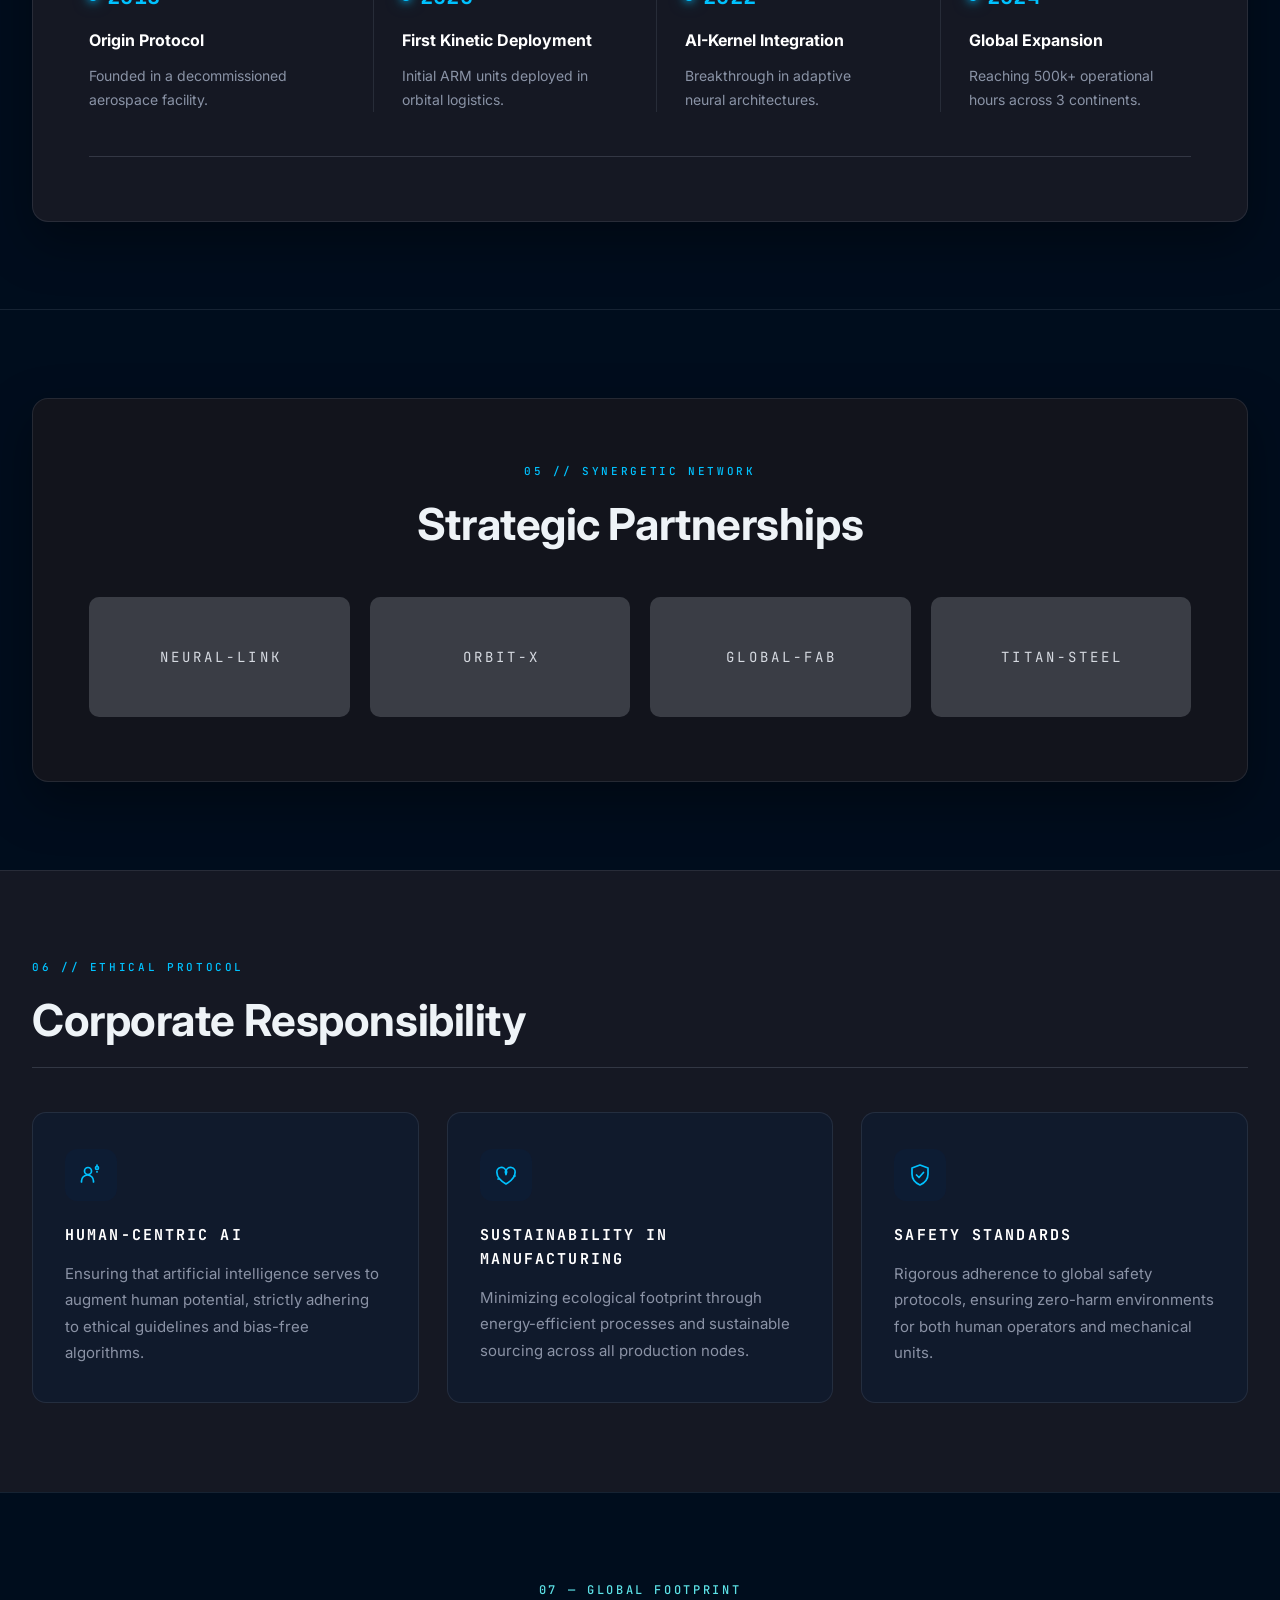
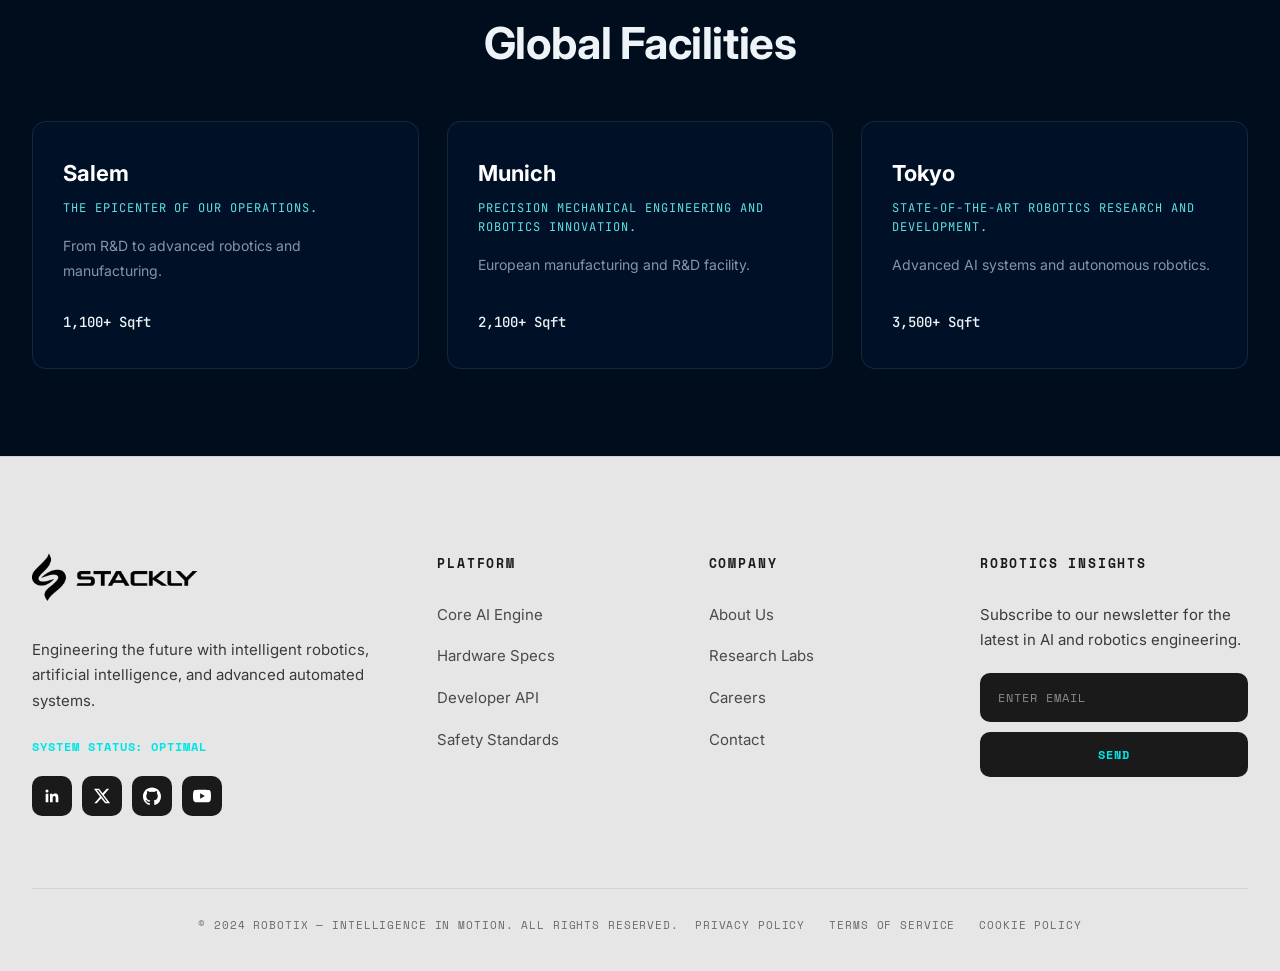
<file: about.html>
<!DOCTYPE html>
<html lang="en">
<head>
  <meta charset="UTF-8">
  <meta name="viewport" content="width=device-width, initial-scale=1.0">
  <title>STACKLY — About | Industrial Intelligence</title>
  <link rel="preconnect" href="https://fonts.googleapis.com">
  <link rel="preconnect" href="https://fonts.gstatic.com" crossorigin>
  <link href="https://fonts.googleapis.com/css2?family=Inter:wght@300;400;500;600;700;800&family=JetBrains+Mono:wght@500&family=Space+Mono:wght@400;700&display=swap" rel="stylesheet">
  <link rel="stylesheet" href="css/styles.css">
  <link rel="stylesheet" href="css/about.css">
</head>
<body>

  <!-- Header / Navigation -->
  <header class="site-header">
    <div class="container header-inner">
      <a href="index.html" class="logo">
        <img src="assets/images/home/nav-logo.webp" alt="STACKLY">
      </a>

      <nav class="main-nav" id="mainNav">
        <div class="main-nav-head">
          <span class="main-nav-label">Navigation</span>
        </div>
        <ul class="nav-list">
          <li><a href="index.html" class="nav-link">Home</a></li>
          <li><a href="about.html" class="nav-link active">About</a></li>
          <li><a href="services.html" class="nav-link">Services</a></li>
          <li><a href="products.html" class="nav-link">Products</a></li>
          <li><a href="industries.html" class="nav-link">Industries</a></li>
          <li><a href="resources.html" class="nav-link">Resources</a></li>
          <li><a href="contact.html" class="nav-link">Contact</a></li>
        </ul>
        <div class="main-nav-foot">
          <a href="login.html" class="btn nav-login-btn">Login</a>
          <span class="nav-status"><span class="nav-status-dot"></span>Systems Online</span>
        </div>
      </nav>

      <a href="login.html" class="btn header-cta">Login</a>

      <button class="mobile-menu-toggle" id="mobileMenuToggle" aria-label="Toggle menu">
        <span></span>
        <span></span>
        <span></span>
      </button>
    </div>
  </header>

  <main>

    <!-- Section 01 — Hero / Intro -->
    <section class="about-hero">
      <div class="about-particle" aria-hidden="true"></div>
      <div class="about-particle" aria-hidden="true"></div>
      <div class="about-particle" aria-hidden="true"></div>
      <div class="about-particle" aria-hidden="true"></div>
      <div class="about-particle" aria-hidden="true"></div>
      <div class="about-particle" aria-hidden="true"></div>
      <div class="about-particle" aria-hidden="true"></div>
      <div class="container about-hero-inner">
        <span class="about-pill">
          <svg width="13" height="13" viewBox="0 0 24 24" fill="currentColor" aria-hidden="true">
            <path d="M12 2l2.4 7.6L22 12l-7.6 2.4L12 22l-2.4-7.6L2 12l7.6-2.4z"/>
          </svg>
          Innovation
        </span>
        <h1 class="about-hero-title">Pioneering the Next Era of <span class="about-accent">Industrial Intelligence.</span></h1>
        <p class="about-hero-text">At the intersection of high-tech industries and applications in software, we pioneer innovative technologies and disrupt and evolve the way we approach industrial automation, products, and industrial intelligence systems.</p>
      </div>
    </section>

    <!-- Section 02 — Our Story & Mission -->
    <section class="story">
      <div class="container story-inner">
        <div class="story-copy">
          <div class="story-eyebrow">
            <span class="story-eyebrow-line" aria-hidden="true"></span>
            <span>01 // Origin Protocol</span>
          </div>
          <h2 class="story-title">Engineered from the Ground Up</h2>
          <span class="story-divider" aria-hidden="true"></span>
          <p class="story-text-p">
            Founded in 2014, STACKLY began scaling innovative technologies from a single research floor into real-world deployments.
          </p>
          <p class="story-text-p">
            Today we design, build, and deploy cybernetic systems in mission-critical environments across manufacturing, infrastructure, robotics, energy, and transportation.
          </p>
          <p class="story-text-p">
            Every platform is engineered from the ground up for the demands of the next century — precision, resilience, and autonomous intelligence at every layer.
          </p>
          <div class="story-status">
            <span class="story-status-label">Current_System_Status</span>
            <span class="story-status-value"><span class="story-status-dot" aria-hidden="true"></span>Optimal</span>
          </div>
        </div>
        <div class="story-media">
          <img src="assets/images/about/about-2nd-sec.webp" alt="STACKLY robotics engineering facility">
        </div>
      </div>
    </section>

    <!-- Section 03 — Our Leadership -->
    <section class="leadership">
      <div class="container">
        <span class="leader-eyebrow">02 // Core Architecture</span>
        <h2 class="leadership-title">Leadership Matrix</h2>
        <div class="leadership-grid">
          <article class="leader-card">
            <div class="leader-portrait">
              <img src="assets/images/about/leadership-1.webp" alt="Portrait of Dr. Aris Thorne, CEO and Founder of Stackly">
            </div>
            <div class="leader-caption">
              <h3 class="leader-name">Dr. Aris Thorne</h3>
              <span class="leader-role">CEO &amp; Founder</span>
            </div>
          </article>
          <article class="leader-card">
            <div class="leader-portrait">
              <img src="assets/images/about/leadership-2.webp" alt="Portrait of Sarah Jenkins, Chief Technology Officer">
            </div>
            <div class="leader-caption">
              <h3 class="leader-name">Sarah Jenkins</h3>
              <span class="leader-role">Chief Technology Officer</span>
            </div>
          </article>
          <article class="leader-card">
            <div class="leader-portrait">
              <img src="assets/images/about/leadership-3.webp" alt="Portrait of Marcus Vance, VP of Cybernetics">
            </div>
            <div class="leader-caption">
              <h3 class="leader-name">Marcus Vance</h3>
              <span class="leader-role">VP of Cybernetics</span>
            </div>
          </article>
        </div>
      </div>
    </section>

    <!-- Section 04 — Operational Mastery -->
    <section class="principles about-section">
      <div class="container">
        <span class="about-label">03 — Operational Mastery</span>
        <h2 class="about-heading">Guiding Principles</h2>
        <div class="principles-grid">
          <article class="principle-card">
            <div class="principle-icon">
              <svg width="24" height="24" viewBox="0 0 24 24" fill="none" stroke="currentColor" stroke-width="1.7" stroke-linecap="round" stroke-linejoin="round" aria-hidden="true">
                <circle cx="12" cy="12" r="9"/>
                <circle cx="12" cy="12" r="5"/>
                <circle cx="12" cy="12" r="1.5" fill="currentColor"/>
                <path d="M12 1v4M12 19v4M1 12h4M19 12h4"/>
              </svg>
            </div>
            <h3 class="principle-title">Precision</h3>
            <p class="principle-text">Mission-critical accuracy across all operational systems, ensuring reliability at every stage.</p>
          </article>
          <article class="principle-card">
            <div class="principle-icon">
              <svg width="24" height="24" viewBox="0 0 24 24" fill="none" stroke="currentColor" stroke-width="1.7" stroke-linecap="round" stroke-linejoin="round" aria-hidden="true">
                <path d="M9 18h6M10 22h4M12 2a7 7 0 0 0-4 12.7c.6.5 1 1.2 1 2h6c0-.8.4-1.5 1-2A7 7 0 0 0 12 2z"/>
                <path d="M12 6v3M10 8h4"/>
              </svg>
            </div>
            <h3 class="principle-title">Innovation</h3>
            <p class="principle-text">Continuous iteration on solutions to solve for unrealized challenges in robotics and industrial automation.</p>
          </article>
          <article class="principle-card">
            <div class="principle-icon">
              <svg width="24" height="24" viewBox="0 0 24 24" fill="none" stroke="currentColor" stroke-width="1.7" stroke-linecap="round" stroke-linejoin="round" aria-hidden="true">
                <path d="M12 2l8 3v6c0 5-3.5 9-8 11-4.5-2-8-6-8-11V5l8-3z"/>
                <path d="M8.5 12l2.5 2.5 4.5-5"/>
              </svg>
            </div>
            <h3 class="principle-title">Safety</h3>
            <p class="principle-text">Absolute risk limits and robust solutions make your operations safe, secure, and efficient.</p>
          </article>
        </div>
      </div>
    </section>

    <!-- Section 05 — Temporal Trajectory -->
    <section class="timeline about-section">
      <div class="container">
        <div class="tt-panel">
          <span class="tt-eyebrow">04 // Temporal Trajectory</span>
          <h2 class="about-heading">History &amp; Milestones</h2>
          <span class="tt-divider" aria-hidden="true"></span>
          <div class="timeline-grid">
            <article class="timeline-item">
              <span class="timeline-year"><span class="timeline-dot" aria-hidden="true"></span>2018</span>
              <h3 class="timeline-title">Origin Protocol</h3>
              <p class="timeline-text">Founded in a decommissioned aerospace facility.</p>
            </article>
            <article class="timeline-item">
              <span class="timeline-year"><span class="timeline-dot" aria-hidden="true"></span>2020</span>
              <h3 class="timeline-title">First Kinetic Deployment</h3>
              <p class="timeline-text">Initial ARM units deployed in orbital logistics.</p>
            </article>
            <article class="timeline-item">
              <span class="timeline-year"><span class="timeline-dot" aria-hidden="true"></span>2022</span>
              <h3 class="timeline-title">AI-Kernel Integration</h3>
              <p class="timeline-text">Breakthrough in adaptive neural architectures.</p>
            </article>
            <article class="timeline-item">
              <span class="timeline-year"><span class="timeline-dot" aria-hidden="true"></span>2024</span>
              <h3 class="timeline-title">Global Expansion</h3>
              <p class="timeline-text">Reaching 500k+ operational hours across 3 continents.</p>
            </article>
          </div>
          <span class="tt-divider tt-divider-bottom" aria-hidden="true"></span>
        </div>
      </div>
    </section>

    <!-- Section 06 — Synergetic Network -->
    <section class="partners about-section">
      <div class="container">
        <div class="sp-panel">
          <span class="sp-eyebrow">05 // Synergetic Network</span>
          <h2 class="about-heading center">Strategic Partnerships</h2>
          <div class="partners-grid">
            <div class="partner-card">
              <span class="partner-name">Neural-Link</span>
            </div>
            <div class="partner-card">
              <span class="partner-name">Orbit-X</span>
            </div>
            <div class="partner-card">
              <span class="partner-name">Global-Fab</span>
            </div>
            <div class="partner-card">
              <span class="partner-name">Titan-Steel</span>
            </div>
          </div>
        </div>
      </div>
    </section>

    <!-- Section 07 — Ethical Protocol -->
    <section class="ethics about-section">
      <div class="container">
        <span class="ethics-eyebrow">06 // Ethical Protocol</span>
        <h2 class="about-heading">Corporate Responsibility</h2>
        <span class="ethics-divider" aria-hidden="true"></span>
        <div class="principles-grid">
          <article class="principle-card">
            <div class="principle-icon">
              <svg width="24" height="24" viewBox="0 0 24 24" fill="none" stroke="currentColor" stroke-width="1.7" stroke-linecap="round" stroke-linejoin="round" aria-hidden="true">
                <circle cx="9" cy="8" r="3.5"/>
                <path d="M2.5 19v-1a6 6 0 0 1 12 0v1"/>
                <circle cx="18" cy="5" r="1.5"/>
                <path d="M18 8.5v.5M18 2.5V2"/>
              </svg>
            </div>
            <h3 class="principle-title">Human-Centric AI</h3>
            <p class="principle-text">Ensuring that artificial intelligence serves to augment human potential, strictly adhering to ethical guidelines and bias-free algorithms.</p>
          </article>
          <article class="principle-card">
            <div class="principle-icon">
              <svg width="24" height="24" viewBox="0 0 24 24" fill="none" stroke="currentColor" stroke-width="1.7" stroke-linecap="round" stroke-linejoin="round" aria-hidden="true">
                <path d="M12 21c-5-3-9-7-9-11a4.5 4.5 0 0 1 9-2 4.5 4.5 0 0 1 9 2c0 4-4 8-9 11z"/>
                <path d="M12 7c1 1.5 1 3 0 4.5-1-1.5-1-3 0-4.5z"/>
                <path d="M4 16h1M20 13h1"/>
              </svg>
            </div>
            <h3 class="principle-title">Sustainability in Manufacturing</h3>
            <p class="principle-text">Minimizing ecological footprint through energy-efficient processes and sustainable sourcing across all production nodes.</p>
          </article>
          <article class="principle-card">
            <div class="principle-icon">
              <svg width="24" height="24" viewBox="0 0 24 24" fill="none" stroke="currentColor" stroke-width="1.7" stroke-linecap="round" stroke-linejoin="round" aria-hidden="true">
                <path d="M12 2l8 3v6c0 5-3.5 9-8 11-4.5-2-8-6-8-11V5l8-3z"/>
                <path d="M8.5 12l2.5 2.5 4.5-5"/>
              </svg>
            </div>
            <h3 class="principle-title">Safety Standards</h3>
            <p class="principle-text">Rigorous adherence to global safety protocols, ensuring zero-harm environments for both human operators and mechanical units.</p>
          </article>
        </div>
      </div>
    </section>

    <!-- Section 08 — Global Footprint -->
    <section class="facilities about-section">
      <div class="container">
        <span class="about-label center">07 — Global Footprint</span>
        <h2 class="about-heading center">Global Facilities</h2>
        <div class="facilities-grid">
          <article class="facility-card">
            <h3 class="facility-title">Salem</h3>
            <span class="facility-tagline">The epicenter of our operations.</span>
            <p class="facility-text">From R&amp;D to advanced robotics and manufacturing.</p>
            <span class="facility-size">1,100+ Sqft</span>
          </article>
          <article class="facility-card">
            <h3 class="facility-title">Munich</h3>
            <span class="facility-tagline">Precision mechanical engineering and robotics innovation.</span>
            <p class="facility-text">European manufacturing and R&amp;D facility.</p>
            <span class="facility-size">2,100+ Sqft</span>
          </article>
          <article class="facility-card">
            <h3 class="facility-title">Tokyo</h3>
            <span class="facility-tagline">State-of-the-art robotics research and development.</span>
            <p class="facility-text">Advanced AI systems and autonomous robotics.</p>
            <span class="facility-size">3,500+ Sqft</span>
          </article>
        </div>
      </div>
    </section>

  </main>

  <!-- Footer -->
  <footer class="site-footer">
    <div class="container">
      <div class="footer-top">
        <div class="footer-brand">
          <a href="index.html" class="footer-logo">
            <img src="assets/images/home/nav-logo.webp" alt="STACKLY">
          </a>
          <p class="footer-tagline">Engineering the future with intelligent robotics, artificial intelligence, and advanced automated systems.</p>
          <p class="footer-status">System Status: <span class="footer-status-value">Optimal</span></p>
          <div class="footer-social">
          <a href="404.html" aria-label="LinkedIn">
            <svg viewBox="0 0 24 24" fill="currentColor" aria-hidden="true"><path d="M20.447 20.452h-3.554v-5.569c0-1.328-.027-3.037-1.852-3.037-1.853 0-2.136 1.445-2.136 2.939v5.667H9.351V9h3.414v1.561h.046c.477-.9 1.637-1.85 3.37-1.85 3.601 0 4.267 2.37 4.267 5.455v6.286zM5.337 7.433a2.062 2.062 0 1 1 0-4.124 2.062 2.062 0 0 1 0 4.124zM7.119 20.452H3.554V9h3.565v11.452z"/></svg>
          </a>
          <a href="404.html" aria-label="X (Twitter)">
            <svg viewBox="0 0 24 24" fill="currentColor" aria-hidden="true"><path d="M18.244 2.25h3.308l-7.227 8.26 8.502 11.24H16.17l-5.214-6.817L4.99 21.75H1.68l7.73-8.835L1.254 2.25H8.08l4.713 6.231zm-1.161 17.52h1.833L7.084 4.126H5.117z"/></svg>
          </a>
          <a href="404.html" aria-label="GitHub">
            <svg viewBox="0 0 24 24" fill="currentColor" aria-hidden="true"><path d="M12 .5C5.37.5 0 5.87 0 12.5c0 5.3 3.44 9.8 8.21 11.39.6.11.82-.26.82-.58v-2.03c-3.34.73-4.04-1.61-4.04-1.61-.55-1.39-1.33-1.76-1.33-1.76-1.09-.74.08-.73.08-.73 1.2.09 1.84 1.24 1.84 1.24 1.07 1.83 2.81 1.3 3.5 1 .1-.78.42-1.31.76-1.61-2.66-.3-5.47-1.33-5.47-5.93 0-1.31.47-2.38 1.24-3.22-.13-.3-.54-1.52.12-3.18 0 0 1.01-.32 3.3 1.23a11.5 11.5 0 0 1 6.01 0c2.29-1.55 3.3-1.23 3.3-1.23.66 1.66.25 2.88.12 3.18.77.84 1.24 1.91 1.24 3.22 0 4.61-2.81 5.63-5.48 5.92.43.37.81 1.1.81 2.22v3.29c0 .32.22.7.83.58A12 12 0 0 0 24 12.5C24 5.87 18.63.5 12 .5z"/></svg>
          </a>
          <a href="404.html" aria-label="YouTube">
            <svg viewBox="0 0 24 24" fill="currentColor" aria-hidden="true"><path d="M23.498 6.186a3.016 3.016 0 0 0-2.122-2.136C19.505 3.545 12 3.545 12 3.545s-7.505 0-9.377.505A3.017 3.017 0 0 0 .502 6.186C0 8.07 0 12 0 12s0 3.93.502 5.814a3.016 3.016 0 0 0 2.122 2.136c1.871.505 9.376.505 9.376.505s7.505 0 9.377-.505a3.015 3.015 0 0 0 2.122-2.136C24 15.93 24 12 24 12s0-3.93-.502-5.814zM9.545 15.568V8.432L15.818 12l-6.273 3.568z"/></svg>
          </a>
        </div>
        </div>

        <div class="footer-col">
          <h4 class="footer-col-title">Platform</h4>
          <ul class="footer-links">
            <li><a href="404.html">Core AI Engine</a></li>
            <li><a href="404.html">Hardware Specs</a></li>
            <li><a href="404.html">Developer API</a></li>
            <li><a href="404.html">Safety Standards</a></li>
          </ul>
        </div>

        <div class="footer-col">
          <h4 class="footer-col-title">Company</h4>
          <ul class="footer-links">
            <li><a href="404.html">About Us</a></li>
            <li><a href="404.html">Research Labs</a></li>
            <li><a href="404.html">Careers</a></li>
            <li><a href="404.html">Contact</a></li>
          </ul>
        </div>

        <div class="footer-col footer-newsletter">
          <h4 class="footer-col-title">Robotics Insights</h4>
          <p class="footer-newsletter-text">Subscribe to our newsletter for the latest in AI and robotics engineering.</p>
          <form class="newsletter-form" id="footerNewsForm" novalidate>
            <input type="email" id="footerNewsEmail" placeholder="ENTER EMAIL" required aria-label="Email address">
            <button type="submit" class="newsletter-btn">Send</button>
            <span class="newsletter-success" id="footerNewsSuccess" role="status"></span>
          </form>
        </div>
      </div>

      <div class="footer-bottom">
        <p class="footer-copyright">&copy; 2024 Robotix &mdash; Intelligence in Motion. All rights reserved.</p>
        <div class="footer-legal">
          <a href="404.html">Privacy Policy</a>
          <a href="404.html">Terms of Service</a>
          <a href="404.html">Cookie Policy</a>
        </div>
      </div>
    </div>
  </footer>

  <script src="js/main.js"></script>
</body>
</html>
</file>
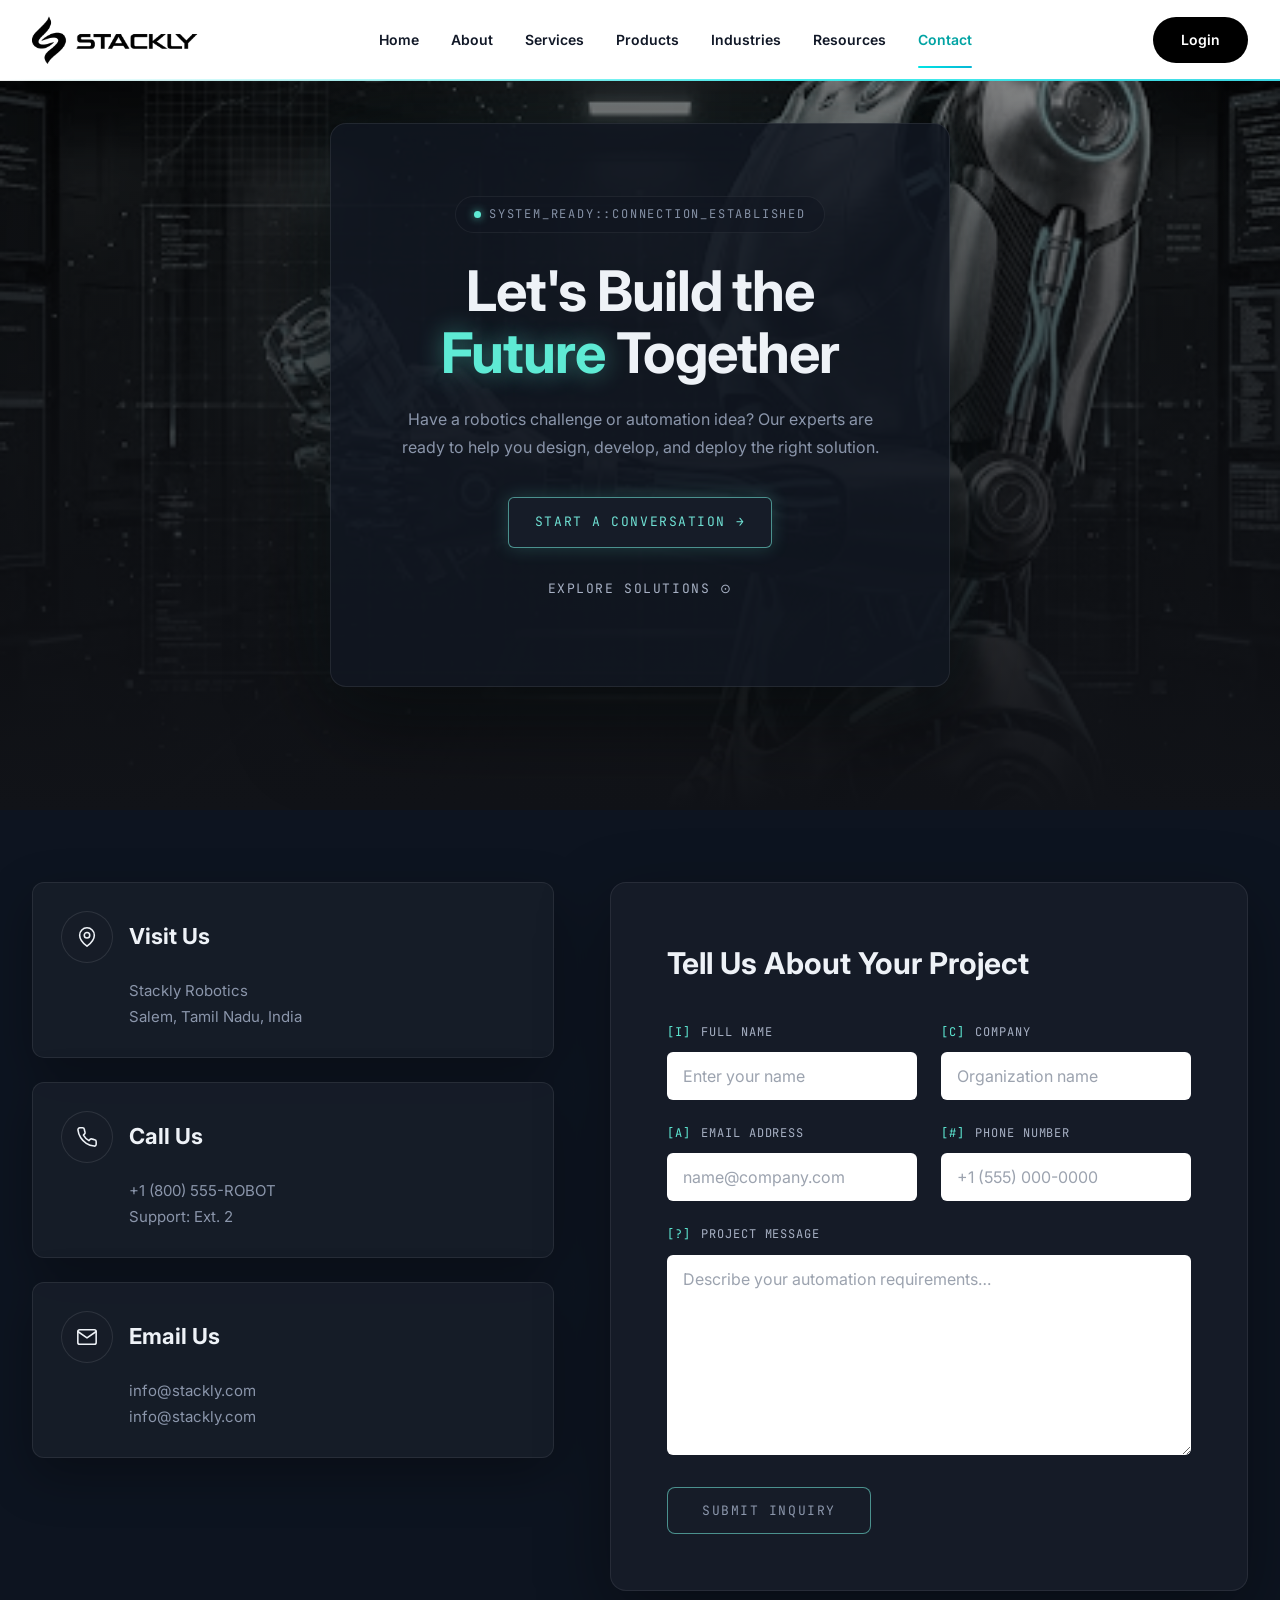
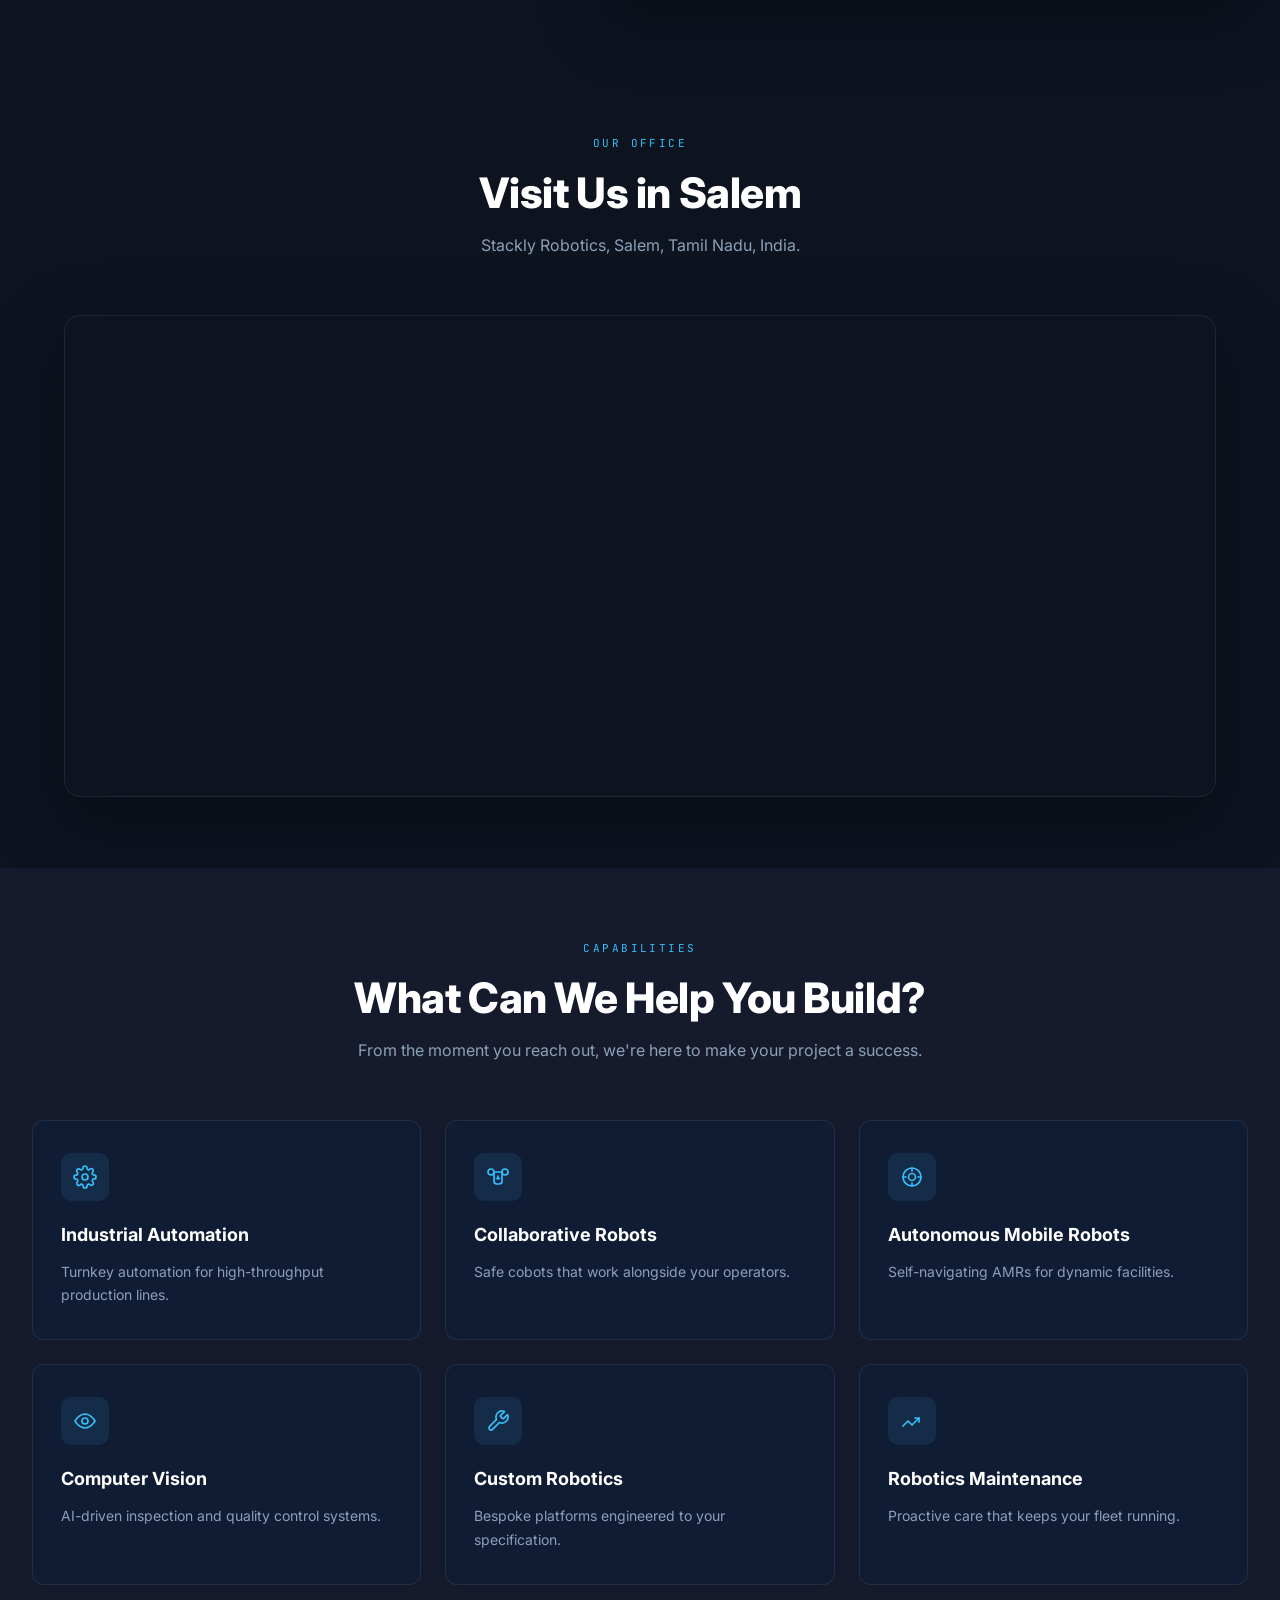
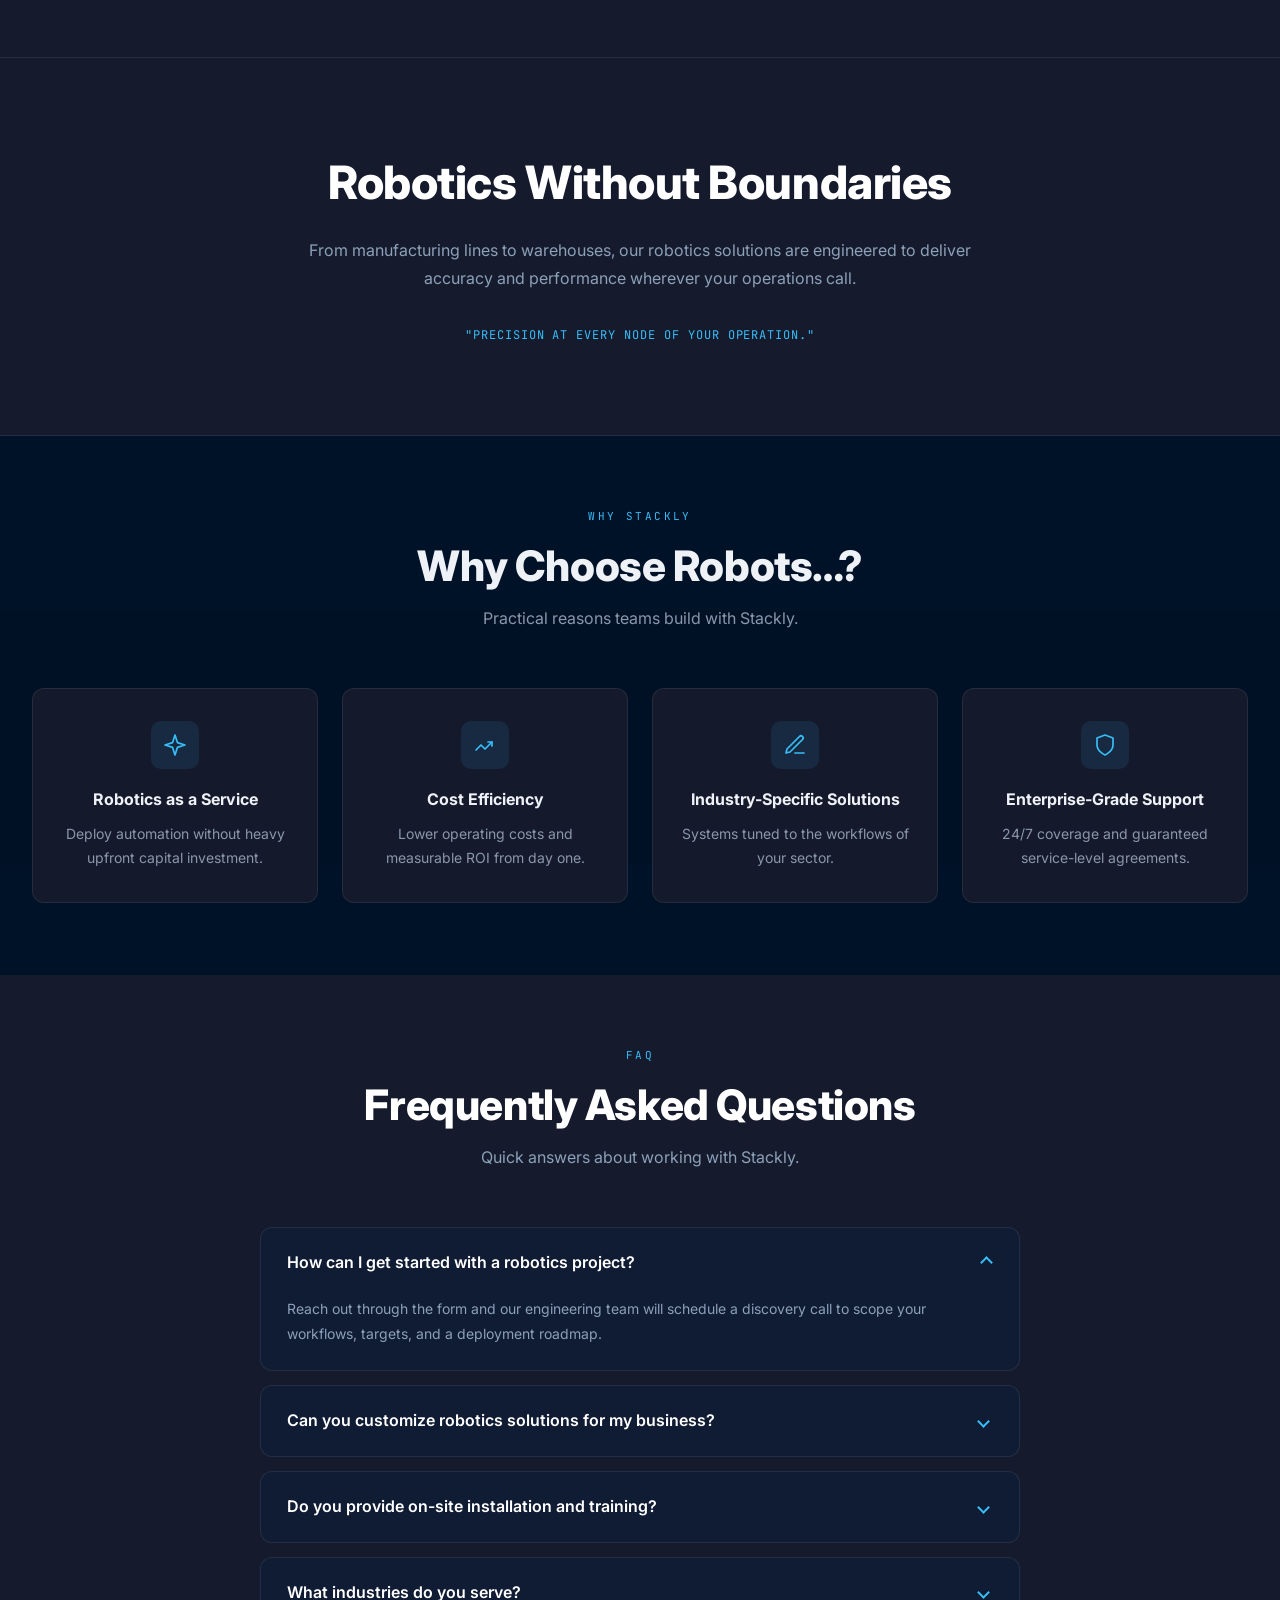
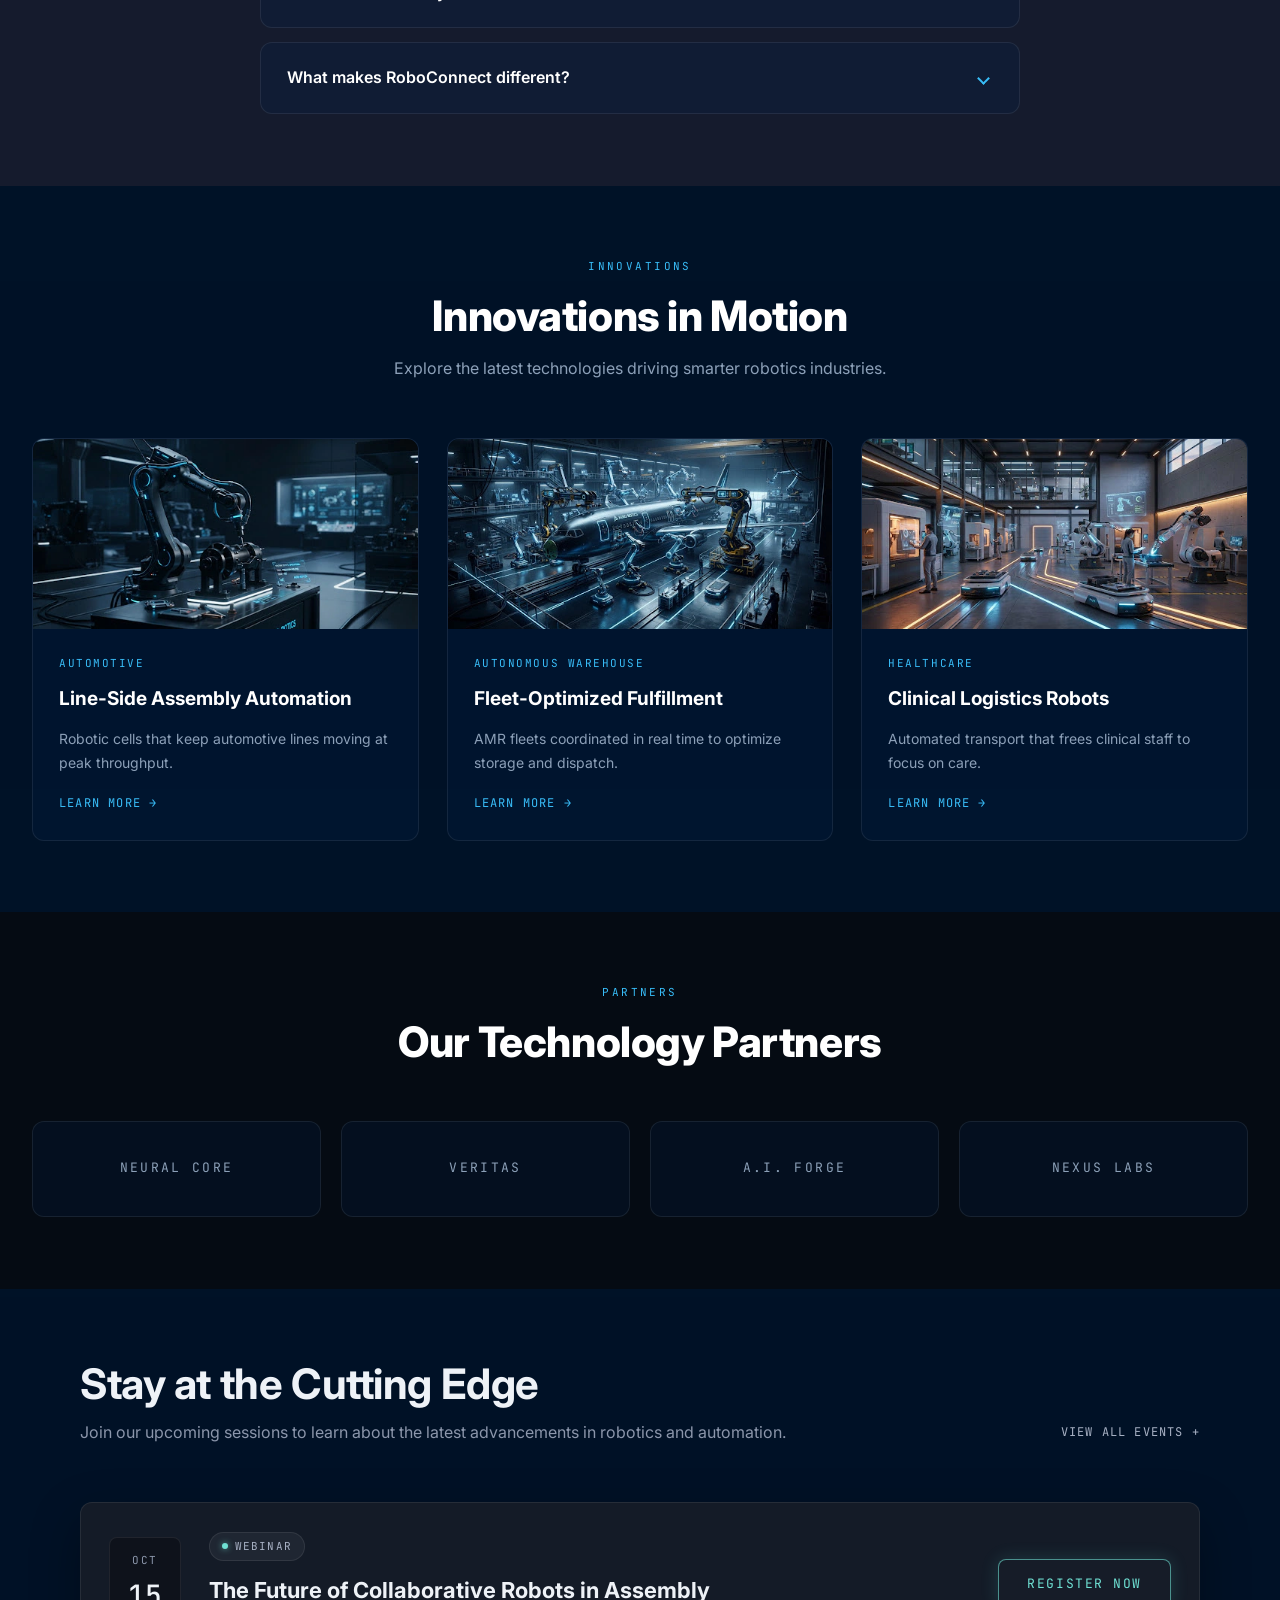
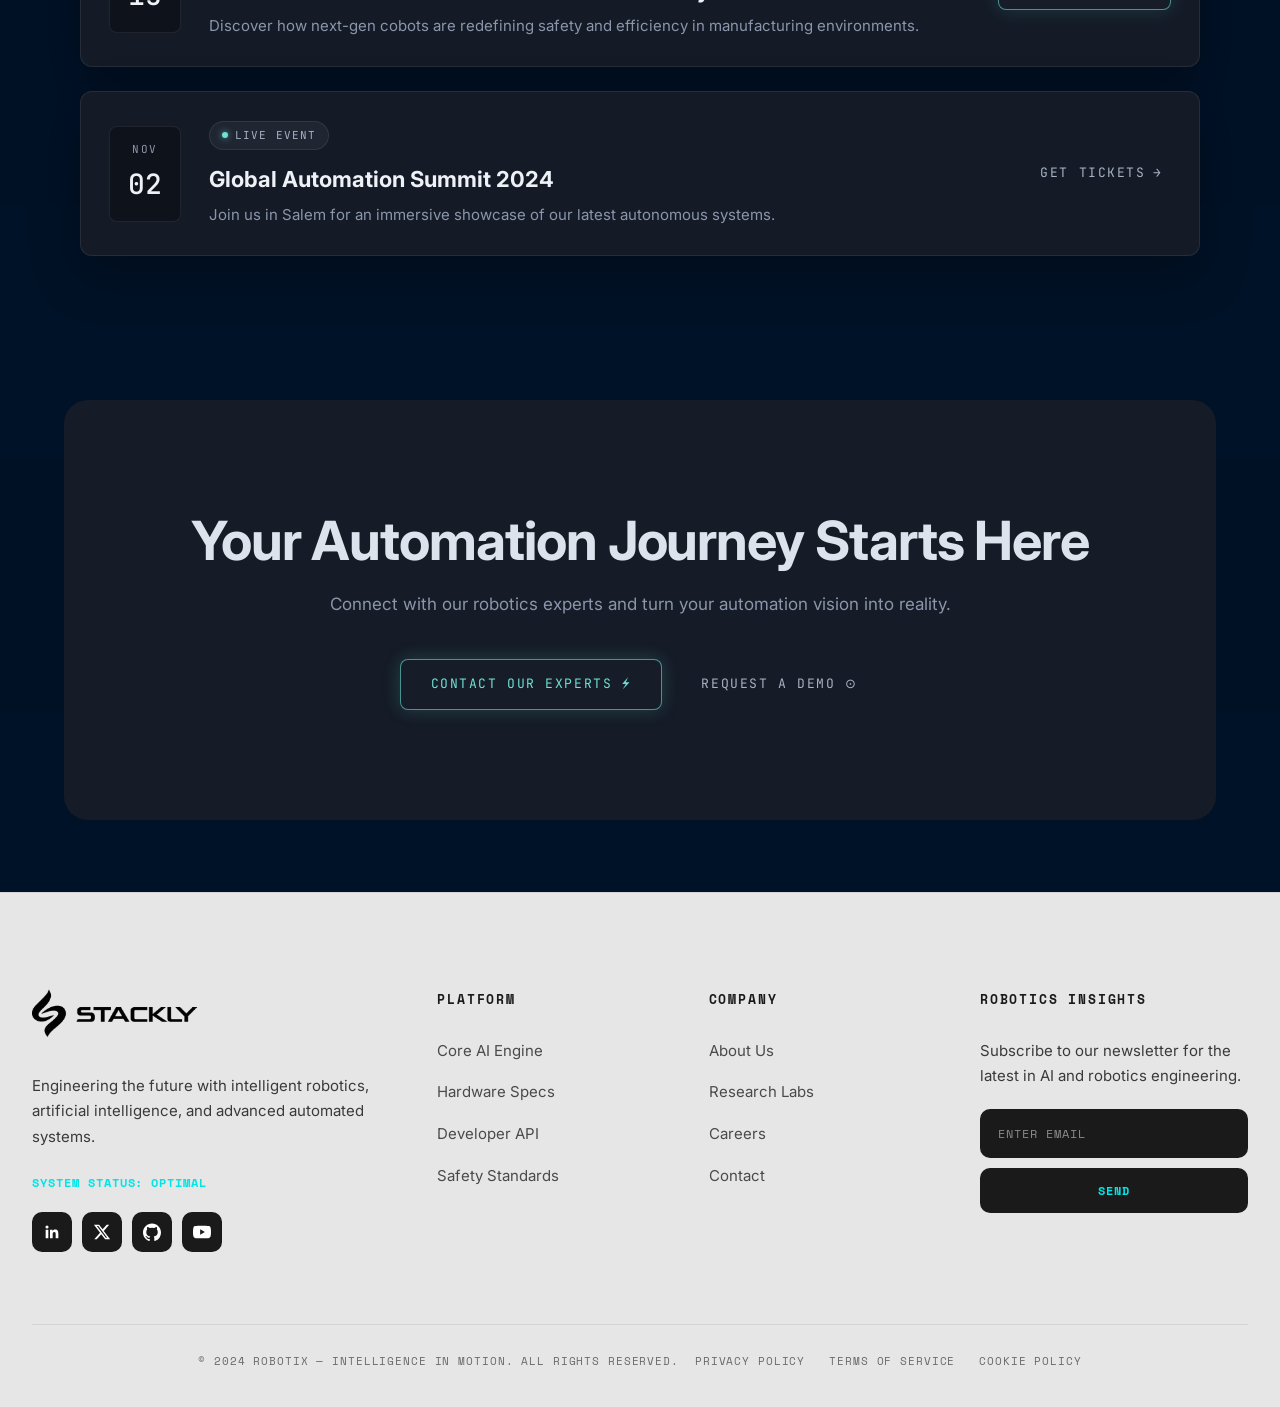
<file: contact.html>
<!DOCTYPE html>
<html lang="en">
<head>
  <meta charset="UTF-8">
  <meta name="viewport" content="width=device-width, initial-scale=1.0">
  <title>STACKLY — Contact | Let's Build the Future Together</title>
  <link rel="preconnect" href="https://fonts.googleapis.com">
  <link rel="preconnect" href="https://fonts.gstatic.com" crossorigin>
  <link href="https://fonts.googleapis.com/css2?family=Inter:wght@300;400;500;600;700;800&family=JetBrains+Mono:wght@500&family=Space+Mono:wght@400;700&display=swap" rel="stylesheet">
  <link rel="stylesheet" href="css/styles.css">
  <link rel="stylesheet" href="css/products.css">
  <link rel="stylesheet" href="css/contact.css">
</head>
<body>

  <!-- Header / Navigation -->
  <header class="site-header">
    <div class="container header-inner">
      <a href="index.html" class="logo">
        <img src="assets/images/home/nav-logo.webp" alt="STACKLY">
      </a>

      <nav class="main-nav" id="mainNav">
        <div class="main-nav-head">
          <span class="main-nav-label">Navigation</span>
        </div>
        <ul class="nav-list">
          <li><a href="index.html" class="nav-link">Home</a></li>
          <li><a href="about.html" class="nav-link">About</a></li>
          <li><a href="services.html" class="nav-link">Services</a></li>
          <li><a href="products.html" class="nav-link">Products</a></li>
          <li><a href="industries.html" class="nav-link">Industries</a></li>
          <li><a href="resources.html" class="nav-link">Resources</a></li>
          <li><a href="contact.html" class="nav-link active">Contact</a></li>
        </ul>
        <div class="main-nav-foot">
          <a href="login.html" class="btn nav-login-btn">Login</a>
          <span class="nav-status"><span class="nav-status-dot"></span>Systems Online</span>
        </div>
      </nav>

      <a href="login.html" class="btn header-cta">Login</a>

      <button class="mobile-menu-toggle" id="mobileMenuToggle" aria-label="Toggle menu">
        <span></span>
        <span></span>
        <span></span>
      </button>
    </div>
  </header>

  <main>

    <!-- Hero -->
    <section class="ct-hero">
      <div class="ct-hero-bg" aria-hidden="true">
        <img src="assets/images/contact/hero-img.webp" alt="">
      </div>
      <div class="container">
        <div class="ct-hero-card">
          <span class="ct-hero-badge">
            <span class="ct-hero-badge-dot" aria-hidden="true"></span>
            System_Ready::Connection_Established
          </span>
          <h1 class="ct-hero-title">Let's Build the <span class="ct-accent">Future</span> Together</h1>
          <p class="ct-hero-text">Have a robotics challenge or automation idea? Our experts are ready to help you design, develop, and deploy the right solution.</p>
          <div class="ct-hero-actions">
            <a href="404.html" class="ct-btn ct-btn-primary">Start a Conversation &rarr;</a>
            <a href="404.html" class="ct-btn ct-btn-ghost">Explore Solutions &#8857;</a>
          </div>
        </div>
      </div>
    </section>

    <!-- Contact / Project Form -->
    <section class="s2-section ct-form-sec" id="form">
      <div class="container">
        <div class="ct-contact">
          <aside class="ct-info">
            <div class="ct-info-card">
              <div class="ct-info-head">
                <span class="ct-info-badge" aria-hidden="true">
                  <svg width="22" height="22" viewBox="0 0 24 24" fill="none" stroke="currentColor" stroke-width="1.7" stroke-linecap="round" stroke-linejoin="round">
                    <path d="M20 10c0 6-8 12-8 12s-8-6-8-12a8 8 0 0 1 16 0z"/>
                    <circle cx="12" cy="10" r="3"/>
                  </svg>
                </span>
                <h3 class="ct-info-title">Visit Us</h3>
              </div>
              <div class="ct-info-lines">
                <span>Stackly Robotics</span>
                <span>Salem, Tamil Nadu, India</span>
              </div>
            </div>
            <div class="ct-info-card">
              <div class="ct-info-head">
                <span class="ct-info-badge" aria-hidden="true">
                  <svg width="22" height="22" viewBox="0 0 24 24" fill="none" stroke="currentColor" stroke-width="1.7" stroke-linecap="round" stroke-linejoin="round">
                    <path d="M22 16.92v3a2 2 0 0 1-2.18 2 19.79 19.79 0 0 1-8.63-3.07 19.5 19.5 0 0 1-6-6 19.79 19.79 0 0 1-3.07-8.67A2 2 0 0 1 4.11 2h3a2 2 0 0 1 2 1.72c.13.96.36 1.9.7 2.81a2 2 0 0 1-.45 2.11L8.09 9.91a16 16 0 0 0 6 6l1.27-1.27a2 2 0 0 1 2.11-.45c.91.34 1.85.57 2.81.7A2 2 0 0 1 22 16.92z"/>
                  </svg>
                </span>
                <h3 class="ct-info-title">Call Us</h3>
              </div>
              <div class="ct-info-lines">
                <span>+1 (800) 555-ROBOT</span>
                <span>Support: Ext. 2</span>
              </div>
            </div>
            <div class="ct-info-card">
              <div class="ct-info-head">
                <span class="ct-info-badge" aria-hidden="true">
                  <svg width="22" height="22" viewBox="0 0 24 24" fill="none" stroke="currentColor" stroke-width="1.7" stroke-linecap="round" stroke-linejoin="round">
                    <rect x="2" y="4" width="20" height="16" rx="2"/>
                    <path d="M22 6l-10 7L2 6"/>
                  </svg>
                </span>
                <h3 class="ct-info-title">Email Us</h3>
              </div>
              <div class="ct-info-lines">
                <span>info@stackly.com</span>
                <span>info@stackly.com</span>
              </div>
            </div>
          </aside>

          <div class="ct-form-card">
            <h2 class="ct-form-title">Tell Us About Your Project</h2>
            <form class="ct-form-grid" id="contactForm" novalidate>
              <div class="ct-field">
                <label for="fullName"><span class="ct-field-sym" aria-hidden="true">[i]</span> Full Name</label>
                <input type="text" id="fullName" name="fullName" placeholder="Enter your name" required>
              </div>
              <div class="ct-field">
                <label for="company"><span class="ct-field-sym" aria-hidden="true">[c]</span> Company</label>
                <input type="text" id="company" name="company" placeholder="Organization name">
              </div>
              <div class="ct-field">
                <label for="email"><span class="ct-field-sym" aria-hidden="true">[a]</span> Email Address</label>
                <input type="email" id="email" name="email" placeholder="name@company.com" required>
              </div>
              <div class="ct-field">
                <label for="phone"><span class="ct-field-sym" aria-hidden="true">[#]</span> Phone Number</label>
                <input type="tel" id="phone" name="phone" placeholder="+1 (555) 000-0000" required inputmode="numeric" maxlength="15">
              </div>
              <div class="ct-field full">
                <label for="message"><span class="ct-field-sym" aria-hidden="true">[?]</span> Project Message</label>
                <textarea id="message" name="message" placeholder="Describe your automation requirements…" required></textarea>
              </div>
              <button type="submit" class="ct-submit">Submit Inquiry</button>
              <div class="ct-form-success" id="formSuccess" role="status"></div>
            </form>
          </div>
        </div>
      </div>
    </section>

    <!-- Office Location Map -->
    <section class="s2-section ct-map-sec">
      <div class="container">
        <div class="s2-services-head">
          <span class="s2-label center">Our Office</span>
          <h2 class="s2-title center">Visit Us in Salem</h2>
          <p class="s2-sub center">Stackly Robotics, Salem, Tamil Nadu, India.</p>
        </div>
        <div class="ct-map-frame">
          <iframe
            src="https://www.google.com/maps?q=Salem,%20Tamil%20Nadu,%20India&output=embed"
            width="100%"
            height="480"
            style="border:0;"
            allowfullscreen=""
            loading="lazy"
            referrerpolicy="no-referrer-when-downgrade"
            title="Stackly office location in Salem, Tamil Nadu"></iframe>
        </div>
      </div>
    </section>

    <!-- What Can We Help You Build? -->
    <section class="s2-section ct-build-sec">
      <div class="container">
        <div class="s2-services-head">
          <span class="s2-label center">Capabilities</span>
          <h2 class="s2-title center">What Can We Help You Build?</h2>
          <p class="s2-sub center ct-build-note">From the moment you reach out, we're here to make your project a success.</p>
        </div>
        <div class="s2-grid-3x2">
          <article class="s2-service-card">
            <div class="s2-icon">
              <svg width="24" height="24" viewBox="0 0 24 24" fill="none" stroke="currentColor" stroke-width="1.7" stroke-linecap="round" stroke-linejoin="round" aria-hidden="true"><circle cx="12" cy="12" r="3"/><path d="M19.4 15a1.65 1.65 0 0 0 .33 1.82l.06.06a2 2 0 1 1-2.83 2.83l-.06-.06a1.65 1.65 0 0 0-1.82-.33 1.65 1.65 0 0 0-1 1.51V21a2 2 0 1 1-4 0v-.09a1.65 1.65 0 0 0-1-1.51 1.65 1.65 0 0 0-1.82.33l-.06.06a2 2 0 1 1-2.83-2.83l.06-.06a1.65 1.65 0 0 0 .33-1.82 1.65 1.65 0 0 0-1.51-1H3a2 2 0 1 1 0-4h.09a1.65 1.65 0 0 0 1.51-1 1.65 1.65 0 0 0-.33-1.82l-.06-.06a2 2 0 1 1 2.83-2.83l.06.06a1.65 1.65 0 0 0 1.82.33h.01a1.65 1.65 0 0 0 1-1.51V3a2 2 0 1 1 4 0v.09a1.65 1.65 0 0 0 1 1.51h.01a1.65 1.65 0 0 0 1.82-.33l.06-.06a2 2 0 1 1 2.83 2.83l-.06.06a1.65 1.65 0 0 0-.33 1.82v.01a1.65 1.65 0 0 0 1.51 1H21a2 2 0 1 1 0 4h-.09a1.65 1.65 0 0 0-1.51 1z"/></svg>
            </div>
            <h3 class="s2-service-title">Industrial Automation</h3>
            <p class="s2-service-text">Turnkey automation for high-throughput production lines.</p>
          </article>
          <article class="s2-service-card">
            <div class="s2-icon">
              <svg width="24" height="24" viewBox="0 0 24 24" fill="none" stroke="currentColor" stroke-width="1.7" stroke-linecap="round" stroke-linejoin="round" aria-hidden="true"><path d="M8 7h8M8 7a3 3 0 1 1-6 0 3 3 0 0 1 6 0zM16 7a3 3 0 1 0 6 0 3 3 0 0 0-6 0z"/><path d="M8 7v9a3 3 0 0 0 3 3h2a3 3 0 0 0 3-3V7"/><path d="M12 11v3M10.5 13.5h3"/></svg>
            </div>
            <h3 class="s2-service-title">Collaborative Robots</h3>
            <p class="s2-service-text">Safe cobots that work alongside your operators.</p>
          </article>
          <article class="s2-service-card">
            <div class="s2-icon">
              <svg width="24" height="24" viewBox="0 0 24 24" fill="none" stroke="currentColor" stroke-width="1.7" stroke-linecap="round" stroke-linejoin="round" aria-hidden="true"><circle cx="12" cy="12" r="9"/><path d="M12 3v3M12 18v3M3 12h3M18 12h3"/><circle cx="12" cy="12" r="3.5"/></svg>
            </div>
            <h3 class="s2-service-title">Autonomous Mobile Robots</h3>
            <p class="s2-service-text">Self-navigating AMRs for dynamic facilities.</p>
          </article>
          <article class="s2-service-card">
            <div class="s2-icon">
              <svg width="24" height="24" viewBox="0 0 24 24" fill="none" stroke="currentColor" stroke-width="1.7" stroke-linecap="round" stroke-linejoin="round" aria-hidden="true"><path d="M2 12s4-7 10-7 10 7 10 7-4 7-10 7-10-7-10-7z"/><circle cx="12" cy="12" r="3"/></svg>
            </div>
            <h3 class="s2-service-title">Computer Vision</h3>
            <p class="s2-service-text">AI-driven inspection and quality control systems.</p>
          </article>
          <article class="s2-service-card">
            <div class="s2-icon">
              <svg width="24" height="24" viewBox="0 0 24 24" fill="none" stroke="currentColor" stroke-width="1.7" stroke-linecap="round" stroke-linejoin="round" aria-hidden="true"><path d="M14.7 6.3a1 1 0 0 0 0 1.4l1.6 1.6a1 1 0 0 0 1.4 0l3.77-3.77a6 6 0 0 1-7.94 7.94l-6.91 6.91a2.12 2.12 0 0 1-3-3l6.91-6.91a6 6 0 0 1 7.94-7.94l-3.76 3.76z"/></svg>
            </div>
            <h3 class="s2-service-title">Custom Robotics</h3>
            <p class="s2-service-text">Bespoke platforms engineered to your specification.</p>
          </article>
          <article class="s2-service-card">
            <div class="s2-icon">
              <svg width="24" height="24" viewBox="0 0 24 24" fill="none" stroke="currentColor" stroke-width="1.7" stroke-linecap="round" stroke-linejoin="round" aria-hidden="true"><path d="M3 17l5-5 4 4 7-7"/><path d="M15 9h4v4"/></svg>
            </div>
            <h3 class="s2-service-title">Robotics Maintenance</h3>
            <p class="s2-service-text">Proactive care that keeps your fleet running.</p>
          </article>
        </div>
      </div>
    </section>

    <!-- Robotics Without Boundaries -->
    <section class="ct-banner">
      <div class="container">
        <h2 class="ct-banner-title">Robotics Without Boundaries</h2>
        <p class="ct-banner-text">From manufacturing lines to warehouses, our robotics solutions are engineered to deliver accuracy and performance wherever your operations call.</p>
        <span class="ct-banner-quote">"Precision at every node of your operation."</span>
      </div>
    </section>

    <!-- Why Choose Stackly -->
    <section class="s2-section ct-light">
      <div class="container">
        <div class="s2-services-head">
          <span class="s2-label center">Why Stackly</span>
          <h2 class="s2-title center">Why Choose Robots…?</h2>
          <p class="s2-sub center">Practical reasons teams build with Stackly.</p>
        </div>
        <div class="ct-why-grid">
          <div class="ct-why-card">
            <div class="s2-icon">
              <svg width="24" height="24" viewBox="0 0 24 24" fill="none" stroke="currentColor" stroke-width="1.7" stroke-linecap="round" stroke-linejoin="round" aria-hidden="true"><path d="M12 2l2.4 7.6L22 12l-7.6 2.4L12 22l-2.4-7.6L2 12l7.6-2.4z"/></svg>
            </div>
            <h3 class="ct-why-title">Robotics as a Service</h3>
            <p class="ct-why-text">Deploy automation without heavy upfront capital investment.</p>
          </div>
          <div class="ct-why-card">
            <div class="s2-icon">
              <svg width="24" height="24" viewBox="0 0 24 24" fill="none" stroke="currentColor" stroke-width="1.7" stroke-linecap="round" stroke-linejoin="round" aria-hidden="true"><path d="M3 17l5-5 4 4 7-7"/><path d="M15 9h4v4"/></svg>
            </div>
            <h3 class="ct-why-title">Cost Efficiency</h3>
            <p class="ct-why-text">Lower operating costs and measurable ROI from day one.</p>
          </div>
          <div class="ct-why-card">
            <div class="s2-icon">
              <svg width="24" height="24" viewBox="0 0 24 24" fill="none" stroke="currentColor" stroke-width="1.7" stroke-linecap="round" stroke-linejoin="round" aria-hidden="true"><path d="M12 20h9M16.5 3.5a2.12 2.12 0 0 1 3 3L7 19l-4 1 1-4L16.5 3.5z"/></svg>
            </div>
            <h3 class="ct-why-title">Industry-Specific Solutions</h3>
            <p class="ct-why-text">Systems tuned to the workflows of your sector.</p>
          </div>
          <div class="ct-why-card">
            <div class="s2-icon">
              <svg width="24" height="24" viewBox="0 0 24 24" fill="none" stroke="currentColor" stroke-width="1.7" stroke-linecap="round" stroke-linejoin="round" aria-hidden="true"><path d="M12 22s8-3.5 8-10V5l-8-3-8 3v7c0 6.5 8 10 8 10z"/></svg>
            </div>
            <h3 class="ct-why-title">Enterprise-Grade Support</h3>
            <p class="ct-why-text">24/7 coverage and guaranteed service-level agreements.</p>
          </div>
        </div>
      </div>
    </section>

    <!-- FAQ -->
    <section class="s2-section ct-faq-sec">
      <div class="container">
        <div class="s2-services-head">
          <span class="s2-label center">FAQ</span>
          <h2 class="s2-title center">Frequently Asked Questions</h2>
          <p class="s2-sub center">Quick answers about working with Stackly.</p>
        </div>
        <div class="s2-faq-list">
          <details class="s2-faq-item" open>
            <summary>
              <span class="s2-faq-q">How can I get started with a robotics project?</span>
              <span class="s2-faq-caret" aria-hidden="true"></span>
            </summary>
            <p class="s2-faq-a">Reach out through the form and our engineering team will schedule a discovery call to scope your workflows, targets, and a deployment roadmap.</p>
          </details>
          <details class="s2-faq-item">
            <summary>
              <span class="s2-faq-q">Can you customize robotics solutions for my business?</span>
              <span class="s2-faq-caret" aria-hidden="true"></span>
            </summary>
            <p class="s2-faq-a">Yes. Every deployment is tailored to your processes, existing infrastructure, and KPIs through our custom engineering and integration practice.</p>
          </details>
          <details class="s2-faq-item">
            <summary>
              <span class="s2-faq-q">Do you provide on-site installation and training?</span>
              <span class="s2-faq-caret" aria-hidden="true"></span>
            </summary>
            <p class="s2-faq-a">Every project includes on-site commissioning and operator certification training, plus remote and on-site support throughout the deployment.</p>
          </details>
          <details class="s2-faq-item">
            <summary>
              <span class="s2-faq-q">What industries do you serve?</span>
              <span class="s2-faq-caret" aria-hidden="true"></span>
            </summary>
            <p class="s2-faq-a">We deploy across manufacturing, automotive, healthcare, logistics, aerospace, energy, and smart infrastructure — see our Industries page for the full map.</p>
          </details>
          <details class="s2-faq-item">
            <summary>
              <span class="s2-faq-q">What makes RoboConnect different?</span>
              <span class="s2-faq-caret" aria-hidden="true"></span>
            </summary>
            <p class="s2-faq-a">RoboConnect unifies fleet control, real-time telemetry, and predictive maintenance in one platform, so your automation is easier to scale and manage.</p>
          </details>
        </div>
      </div>
    </section>

    <!-- Innovations in Motion -->
    <section class="s2-section ct-innov-sec">
      <div class="container">
        <div class="s2-services-head">
          <span class="s2-label center">Innovations</span>
          <h2 class="s2-title center">Innovations in Motion</h2>
          <p class="s2-sub center">Explore the latest technologies driving smarter robotics industries.</p>
        </div>
        <div class="ct-innov-grid">
          <article class="ct-innov-card">
            <div class="ct-innov-media">
              <img src="assets/images/home/home-insight-1.webp" alt="Automotive robotics innovation">
            </div>
            <div class="ct-innov-body">
              <span class="ct-innov-cat">Automotive</span>
              <h3 class="ct-innov-title">Line-Side Assembly Automation</h3>
              <p class="ct-innov-text">Robotic cells that keep automotive lines moving at peak throughput.</p>
              <a href="404.html" class="ct-innov-link">Learn more</a>
            </div>
          </article>
          <article class="ct-innov-card">
            <div class="ct-innov-media">
              <img src="assets/images/home/home-insight-2.webp" alt="Autonomous warehouse innovation">
            </div>
            <div class="ct-innov-body">
              <span class="ct-innov-cat">Autonomous Warehouse</span>
              <h3 class="ct-innov-title">Fleet-Optimized Fulfillment</h3>
              <p class="ct-innov-text">AMR fleets coordinated in real time to optimize storage and dispatch.</p>
              <a href="404.html" class="ct-innov-link">Learn more</a>
            </div>
          </article>
          <article class="ct-innov-card">
            <div class="ct-innov-media">
              <img src="assets/images/home/Home-future-vision.webp" alt="Healthcare robotics innovation">
            </div>
            <div class="ct-innov-body">
              <span class="ct-innov-cat">Healthcare</span>
              <h3 class="ct-innov-title">Clinical Logistics Robots</h3>
              <p class="ct-innov-text">Automated transport that frees clinical staff to focus on care.</p>
              <a href="404.html" class="ct-innov-link">Learn more</a>
            </div>
          </article>
        </div>
      </div>
    </section>

    <!-- Our Technology Partners -->
    <section class="s2-section ct-partner-sec">
      <div class="container">
        <div class="s2-services-head">
          <span class="s2-label center">Partners</span>
          <h2 class="s2-title center">Our Technology Partners</h2>
        </div>
        <div class="ct-partner-grid">
          <div class="ct-partner-box">Neural Core</div>
          <div class="ct-partner-box">Veritas</div>
          <div class="ct-partner-box">A.I. Forge</div>
          <div class="ct-partner-box">Nexus Labs</div>
        </div>
      </div>
    </section>

    <!-- Stay at the Cutting Edge -->
    <section class="s2-section ct-events-sec">
      <div class="container">
        <div class="ct-events-wrap">
          <div class="ct-events-head">
            <div>
              <h2 class="ct-events-title">Stay at the Cutting Edge</h2>
              <p class="ct-events-sub">Join our upcoming sessions to learn about the latest advancements in robotics and automation.</p>
            </div>
            <a href="404.html" class="ct-events-all">View All Events +</a>
          </div>
          <div class="ct-events-list">
            <article class="ct-event-card">
              <div class="ct-event-date">
                <span class="ct-event-month">Oct</span>
                <span class="ct-event-day">15</span>
              </div>
              <div class="ct-event-content">
                <span class="ct-event-tag"><span class="ct-event-dot" aria-hidden="true"></span>Webinar</span>
                <h3 class="ct-event-title">The Future of Collaborative Robots in Assembly</h3>
                <p class="ct-event-desc">Discover how next-gen cobots are redefining safety and efficiency in manufacturing environments.</p>
              </div>
              <a href="404.html" class="ct-event-btn">Register Now</a>
            </article>
            <article class="ct-event-card">
              <div class="ct-event-date">
                <span class="ct-event-month">Nov</span>
                <span class="ct-event-day">02</span>
              </div>
              <div class="ct-event-content">
                <span class="ct-event-tag"><span class="ct-event-dot" aria-hidden="true"></span>Live Event</span>
                <h3 class="ct-event-title">Global Automation Summit 2024</h3>
                <p class="ct-event-desc">Join us in Salem for an immersive showcase of our latest autonomous systems.</p>
              </div>
              <a href="404.html" class="ct-event-link">Get Tickets <span aria-hidden="true">&rarr;</span></a>
            </article>
          </div>
        </div>
      </div>
    </section>

    <!-- Final CTA -->
    <section class="s2-section ct-final-sec">
      <div class="container">
        <div class="ct-final-panel">
          <h2 class="ct-final-title">Your Automation Journey Starts Here</h2>
          <p class="ct-final-sub">Connect with our robotics experts and turn your automation vision into reality.</p>
          <div class="ct-final-actions">
            <a href="404.html" class="ct-btn ct-btn-primary">Contact Our Experts &#9889;</a>
            <a href="404.html" class="ct-btn ct-btn-ghost">Request a Demo &#8857;</a>
          </div>
        </div>
      </div>
    </section>

  </main>

  <!-- Footer -->
  <footer class="site-footer">
    <div class="container">
      <div class="footer-top">
        <div class="footer-brand">
          <a href="index.html" class="footer-logo">
            <img src="assets/images/home/nav-logo.webp" alt="STACKLY">
          </a>
          <p class="footer-tagline">Engineering the future with intelligent robotics, artificial intelligence, and advanced automated systems.</p>
          <p class="footer-status">System Status: <span class="footer-status-value">Optimal</span></p>
          <div class="footer-social">
          <a href="404.html" aria-label="LinkedIn">
            <svg viewBox="0 0 24 24" fill="currentColor" aria-hidden="true"><path d="M20.447 20.452h-3.554v-5.569c0-1.328-.027-3.037-1.852-3.037-1.853 0-2.136 1.445-2.136 2.939v5.667H9.351V9h3.414v1.561h.046c.477-.9 1.637-1.85 3.37-1.85 3.601 0 4.267 2.37 4.267 5.455v6.286zM5.337 7.433a2.062 2.062 0 1 1 0-4.124 2.062 2.062 0 0 1 0 4.124zM7.119 20.452H3.554V9h3.565v11.452z"/></svg>
          </a>
          <a href="404.html" aria-label="X (Twitter)">
            <svg viewBox="0 0 24 24" fill="currentColor" aria-hidden="true"><path d="M18.244 2.25h3.308l-7.227 8.26 8.502 11.24H16.17l-5.214-6.817L4.99 21.75H1.68l7.73-8.835L1.254 2.25H8.08l4.713 6.231zm-1.161 17.52h1.833L7.084 4.126H5.117z"/></svg>
          </a>
          <a href="404.html" aria-label="GitHub">
            <svg viewBox="0 0 24 24" fill="currentColor" aria-hidden="true"><path d="M12 .5C5.37.5 0 5.87 0 12.5c0 5.3 3.44 9.8 8.21 11.39.6.11.82-.26.82-.58v-2.03c-3.34.73-4.04-1.61-4.04-1.61-.55-1.39-1.33-1.76-1.33-1.76-1.09-.74.08-.73.08-.73 1.2.09 1.84 1.24 1.84 1.24 1.07 1.83 2.81 1.3 3.5 1 .1-.78.42-1.31.76-1.61-2.66-.3-5.47-1.33-5.47-5.93 0-1.31.47-2.38 1.24-3.22-.13-.3-.54-1.52.12-3.18 0 0 1.01-.32 3.3 1.23a11.5 11.5 0 0 1 6.01 0c2.29-1.55 3.3-1.23 3.3-1.23.66 1.66.25 2.88.12 3.18.77.84 1.24 1.91 1.24 3.22 0 4.61-2.81 5.63-5.48 5.92.43.37.81 1.1.81 2.22v3.29c0 .32.22.7.83.58A12 12 0 0 0 24 12.5C24 5.87 18.63.5 12 .5z"/></svg>
          </a>
          <a href="404.html" aria-label="YouTube">
            <svg viewBox="0 0 24 24" fill="currentColor" aria-hidden="true"><path d="M23.498 6.186a3.016 3.016 0 0 0-2.122-2.136C19.505 3.545 12 3.545 12 3.545s-7.505 0-9.377.505A3.017 3.017 0 0 0 .502 6.186C0 8.07 0 12 0 12s0 3.93.502 5.814a3.016 3.016 0 0 0 2.122 2.136c1.871.505 9.376.505 9.376.505s7.505 0 9.377-.505a3.015 3.015 0 0 0 2.122-2.136C24 15.93 24 12 24 12s0-3.93-.502-5.814zM9.545 15.568V8.432L15.818 12l-6.273 3.568z"/></svg>
          </a>
        </div>
        </div>

        <div class="footer-col">
          <h4 class="footer-col-title">Platform</h4>
          <ul class="footer-links">
            <li><a href="404.html">Core AI Engine</a></li>
            <li><a href="404.html">Hardware Specs</a></li>
            <li><a href="404.html">Developer API</a></li>
            <li><a href="404.html">Safety Standards</a></li>
          </ul>
        </div>

        <div class="footer-col">
          <h4 class="footer-col-title">Company</h4>
          <ul class="footer-links">
            <li><a href="404.html">About Us</a></li>
            <li><a href="404.html">Research Labs</a></li>
            <li><a href="404.html">Careers</a></li>
            <li><a href="404.html">Contact</a></li>
          </ul>
        </div>

        <div class="footer-col footer-newsletter">
          <h4 class="footer-col-title">Robotics Insights</h4>
          <p class="footer-newsletter-text">Subscribe to our newsletter for the latest in AI and robotics engineering.</p>
          <form class="newsletter-form" id="footerNewsForm" novalidate>
            <input type="email" id="footerNewsEmail" placeholder="ENTER EMAIL" required aria-label="Email address">
            <button type="submit" class="newsletter-btn">Send</button>
            <span class="newsletter-success" id="footerNewsSuccess" role="status"></span>
          </form>
        </div>
      </div>

      <div class="footer-bottom">
        <p class="footer-copyright">&copy; 2024 Robotix &mdash; Intelligence in Motion. All rights reserved.</p>
        <div class="footer-legal">
          <a href="404.html">Privacy Policy</a>
          <a href="404.html">Terms of Service</a>
          <a href="404.html">Cookie Policy</a>
        </div>
      </div>
    </div>
  </footer>

  <script src="js/main.js"></script>
  <script>
    (function () {
      // FAQ accordion - only one open at a time
      var faqItems = document.querySelectorAll('.s2-faq-item');
      faqItems.forEach(function (item) {
        item.addEventListener('toggle', function () {
          if (item.open) {
            faqItems.forEach(function (other) {
              if (other !== item && other.open) {
                other.open = false;
              }
            });
          }
        });
      });

      // Newsletter
      var newsForm = document.getElementById('newsForm');
      if (newsForm) {
        newsForm.addEventListener('submit', function (e) {
          e.preventDefault();
          var input = newsForm.querySelector('input[type="email"]');
          input.value = '';
          alert('Subscribed. Welcome to the Stackly network.');
        });
      }

      // Contact form validation
      var form = document.getElementById('contactForm');
      if (form) {
        var successMsg = document.getElementById('formSuccess');

        function showSuccess(text) {
          if (!successMsg) return;
          successMsg.textContent = text;
          successMsg.classList.add('show');
          clearTimeout(showSuccess._t);
          showSuccess._t = setTimeout(function () {
            successMsg.classList.remove('show');
          }, 3000);
        }

        // Phone accepts only numbers
        var phoneField = document.getElementById('phone');
        if (phoneField) {
          phoneField.addEventListener('input', function () {
            phoneField.value = phoneField.value.replace(/[^0-9]/g, '');
          });
        }

        form.addEventListener('submit', function (e) {
          e.preventDefault();
          var valid = true;
          var firstError = null;

          form.querySelectorAll('.ct-field').forEach(function (wrapper) {
            wrapper.classList.remove('has-error');
          });

          function fail(field, wrapper) {
            valid = false;
            if (wrapper) wrapper.classList.add('has-error');
            if (!firstError) firstError = field;
          }

          var fullName = form.querySelector('#fullName');
          var company = form.querySelector('#company');
          var email = form.querySelector('#email');
          var phone = form.querySelector('#phone');
          var message = form.querySelector('#message');

          // Full Name - required, alphabets only
          var fnVal = fullName ? fullName.value.trim() : '';
          if (!fnVal) {
            fail(fullName, fullName ? fullName.closest('.ct-field') : null);
          } else if (!/^[A-Za-z\s]+$/.test(fnVal)) {
            fail(fullName, fullName.closest('.ct-field'));
          }

          // Company - optional, alphabets only if filled
          var coVal = company ? company.value.trim() : '';
          if (coVal && !/^[A-Za-z\s]+$/.test(coVal)) {
            fail(company, company.closest('.ct-field'));
          }

          // Email - required, valid format
          var emVal = email ? email.value.trim() : '';
          if (!emVal) {
            fail(email, email ? email.closest('.ct-field') : null);
          } else if (!/^[^\s@]+@[^\s@]+\.[^\s@]+$/.test(emVal)) {
            fail(email, email.closest('.ct-field'));
          }

          // Phone - required, numbers only
          var phVal = phone ? phone.value.trim() : '';
          if (!phVal) {
            fail(phone, phone ? phone.closest('.ct-field') : null);
          } else if (!/^[0-9]+$/.test(phVal)) {
            fail(phone, phone.closest('.ct-field'));
          }

          // Message - required, minimum 10 characters
          var msVal = message ? message.value.trim() : '';
          if (!msVal) {
            fail(message, message ? message.closest('.ct-field') : null);
          } else if (msVal.length < 10) {
            fail(message, message.closest('.ct-field'));
          }

          if (!valid) {
            if (firstError) firstError.focus();
            return;
          }

          var btn = form.querySelector('button[type="submit"]');
          btn.disabled = true;
          btn.textContent = 'Sending...';
          setTimeout(function () {
            btn.disabled = false;
            btn.textContent = 'Submit Inquiry';
            form.reset();
            showSuccess('Message sent. Our team will be in touch shortly.');
          }, 1200);
        });

        form.querySelectorAll('input, textarea').forEach(function (field) {
          field.addEventListener('input', function () {
            var wrapper = field.closest('.ct-field');
            if (wrapper) wrapper.classList.remove('has-error');
          });
        });
      }
    })();
  </script>
</body>
</html>
</file>
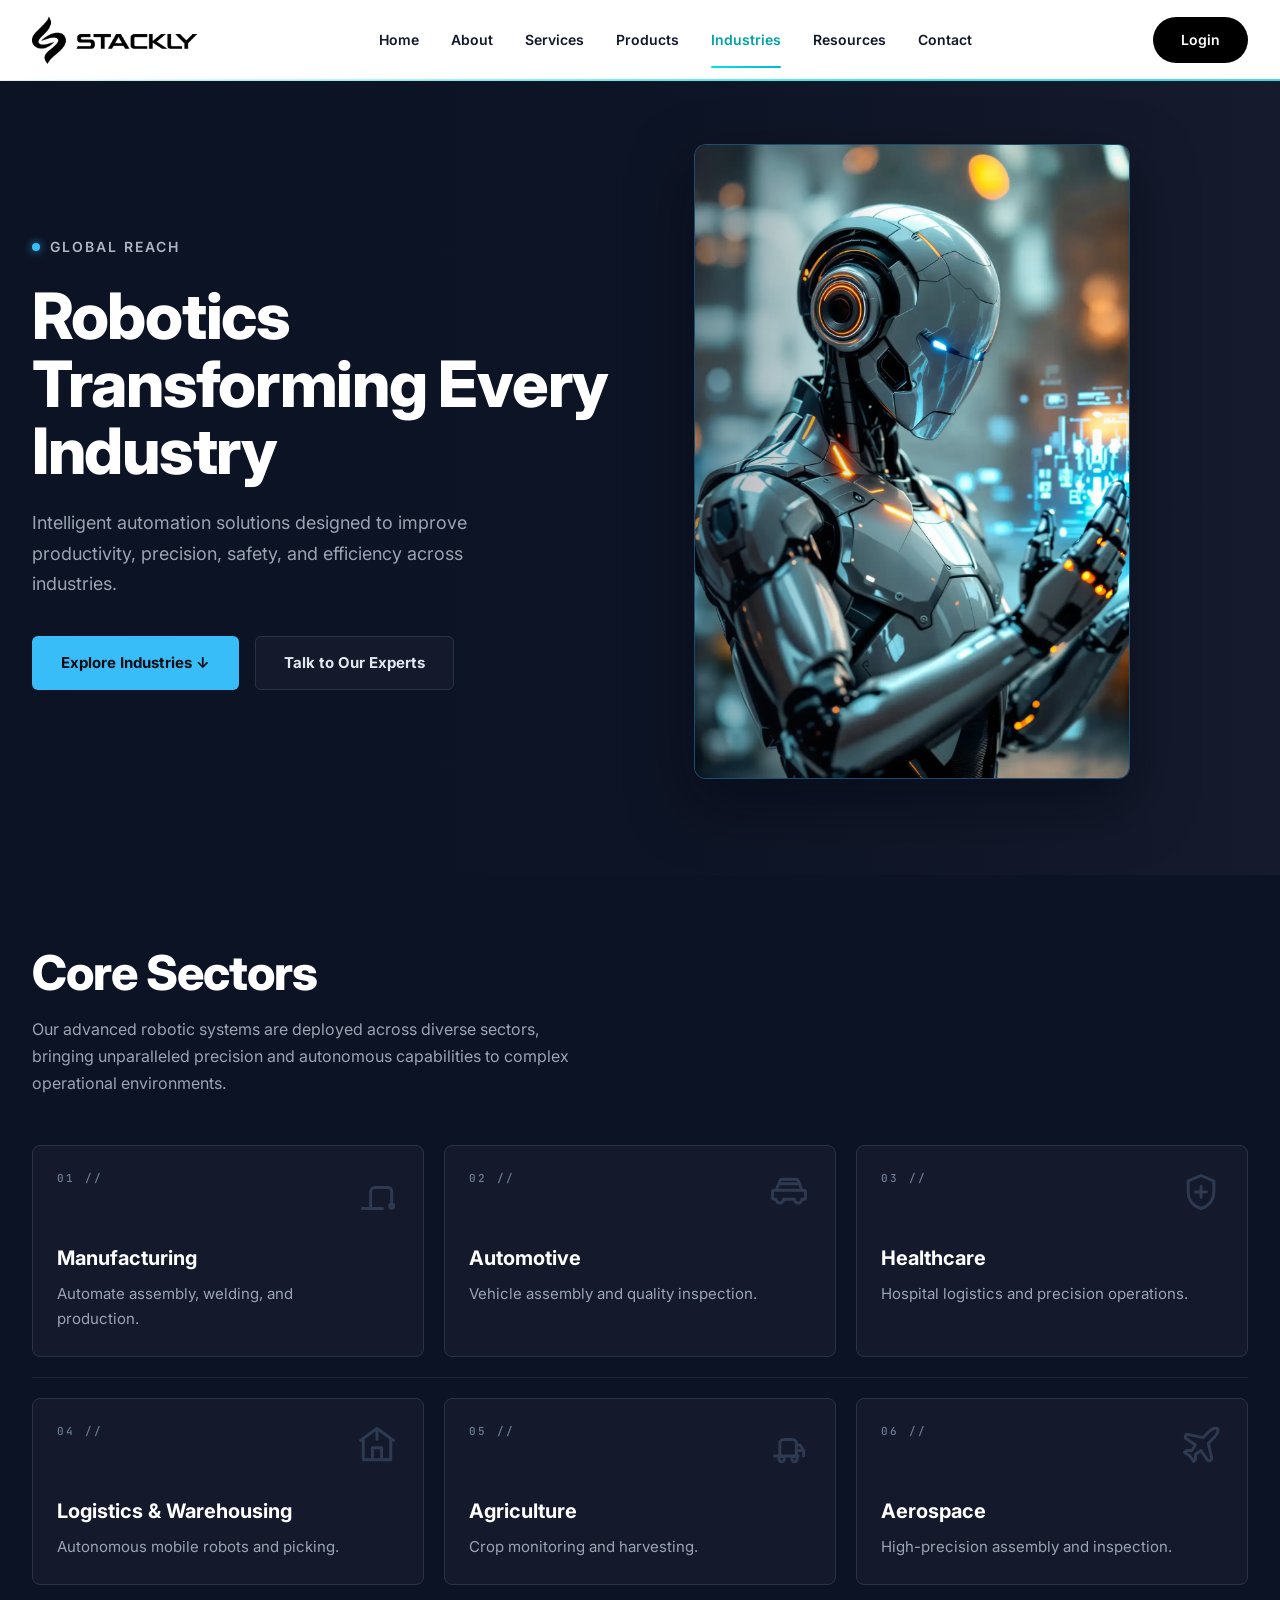
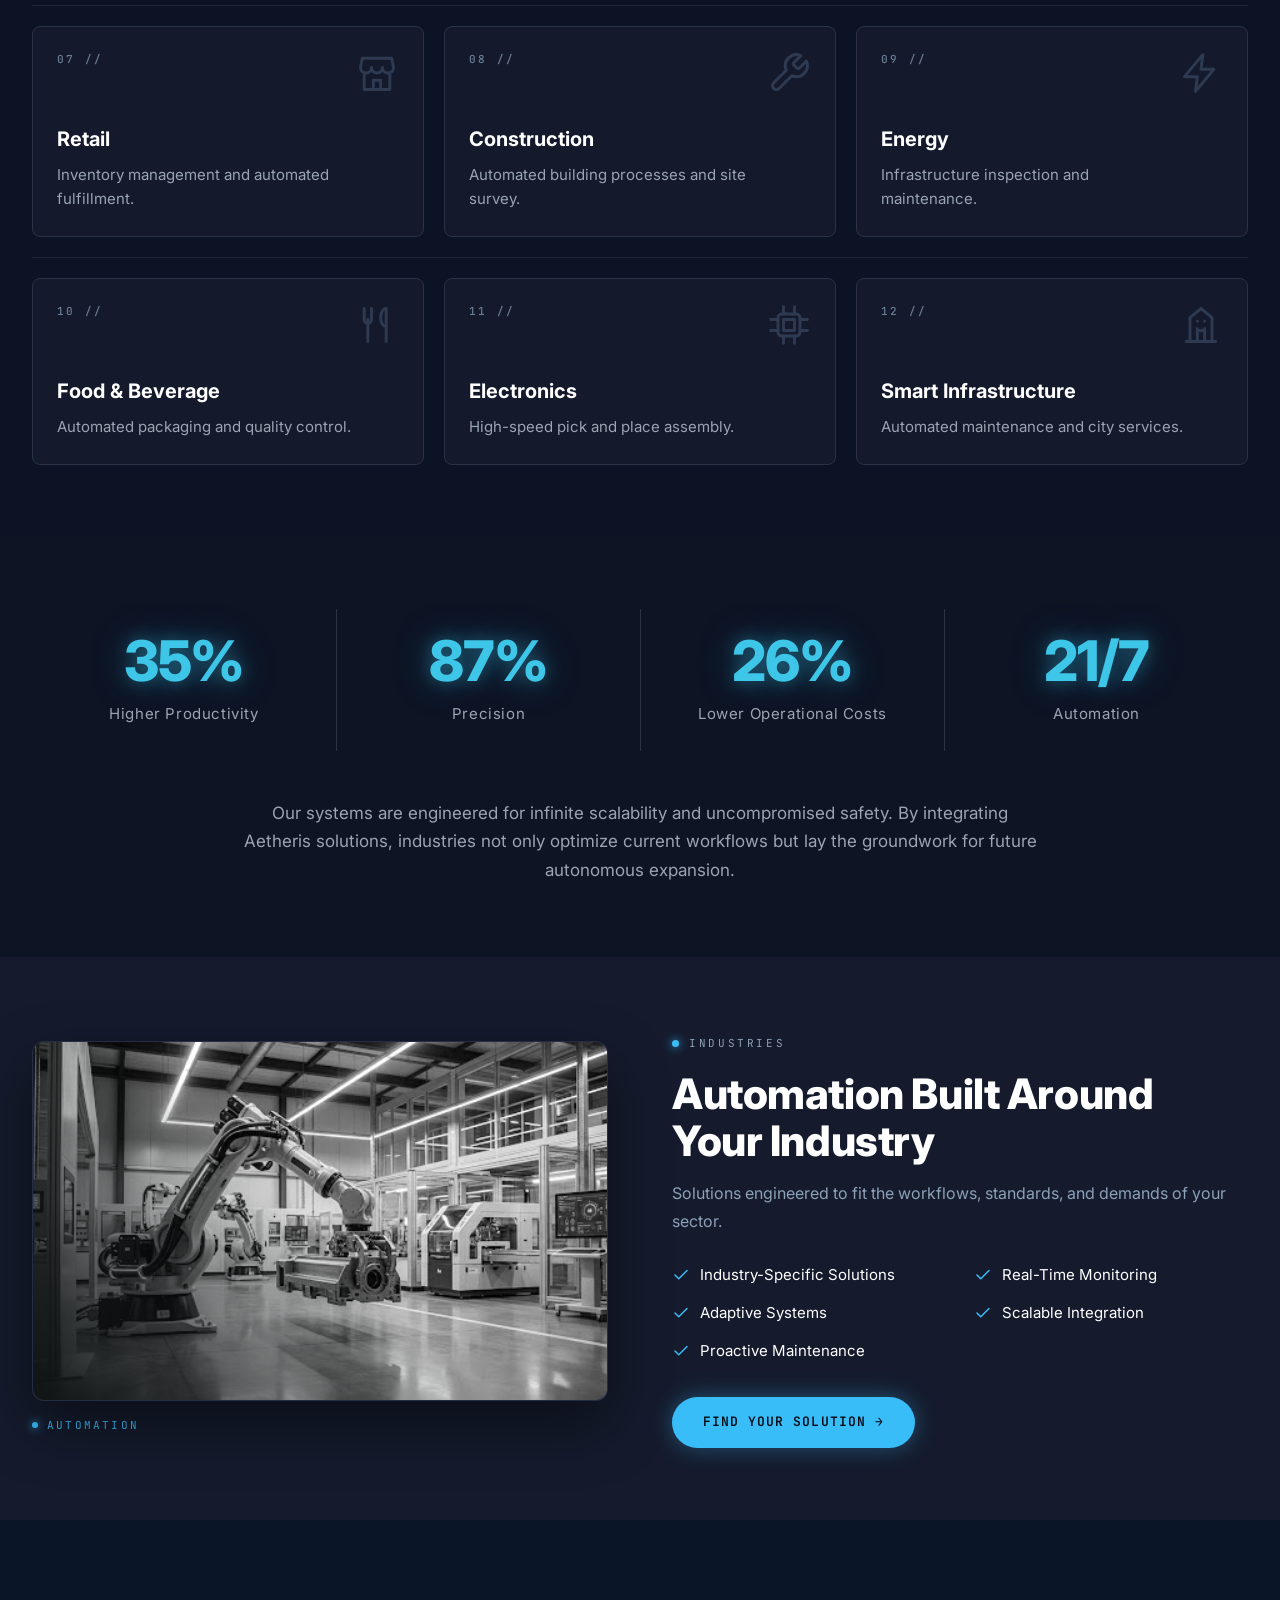
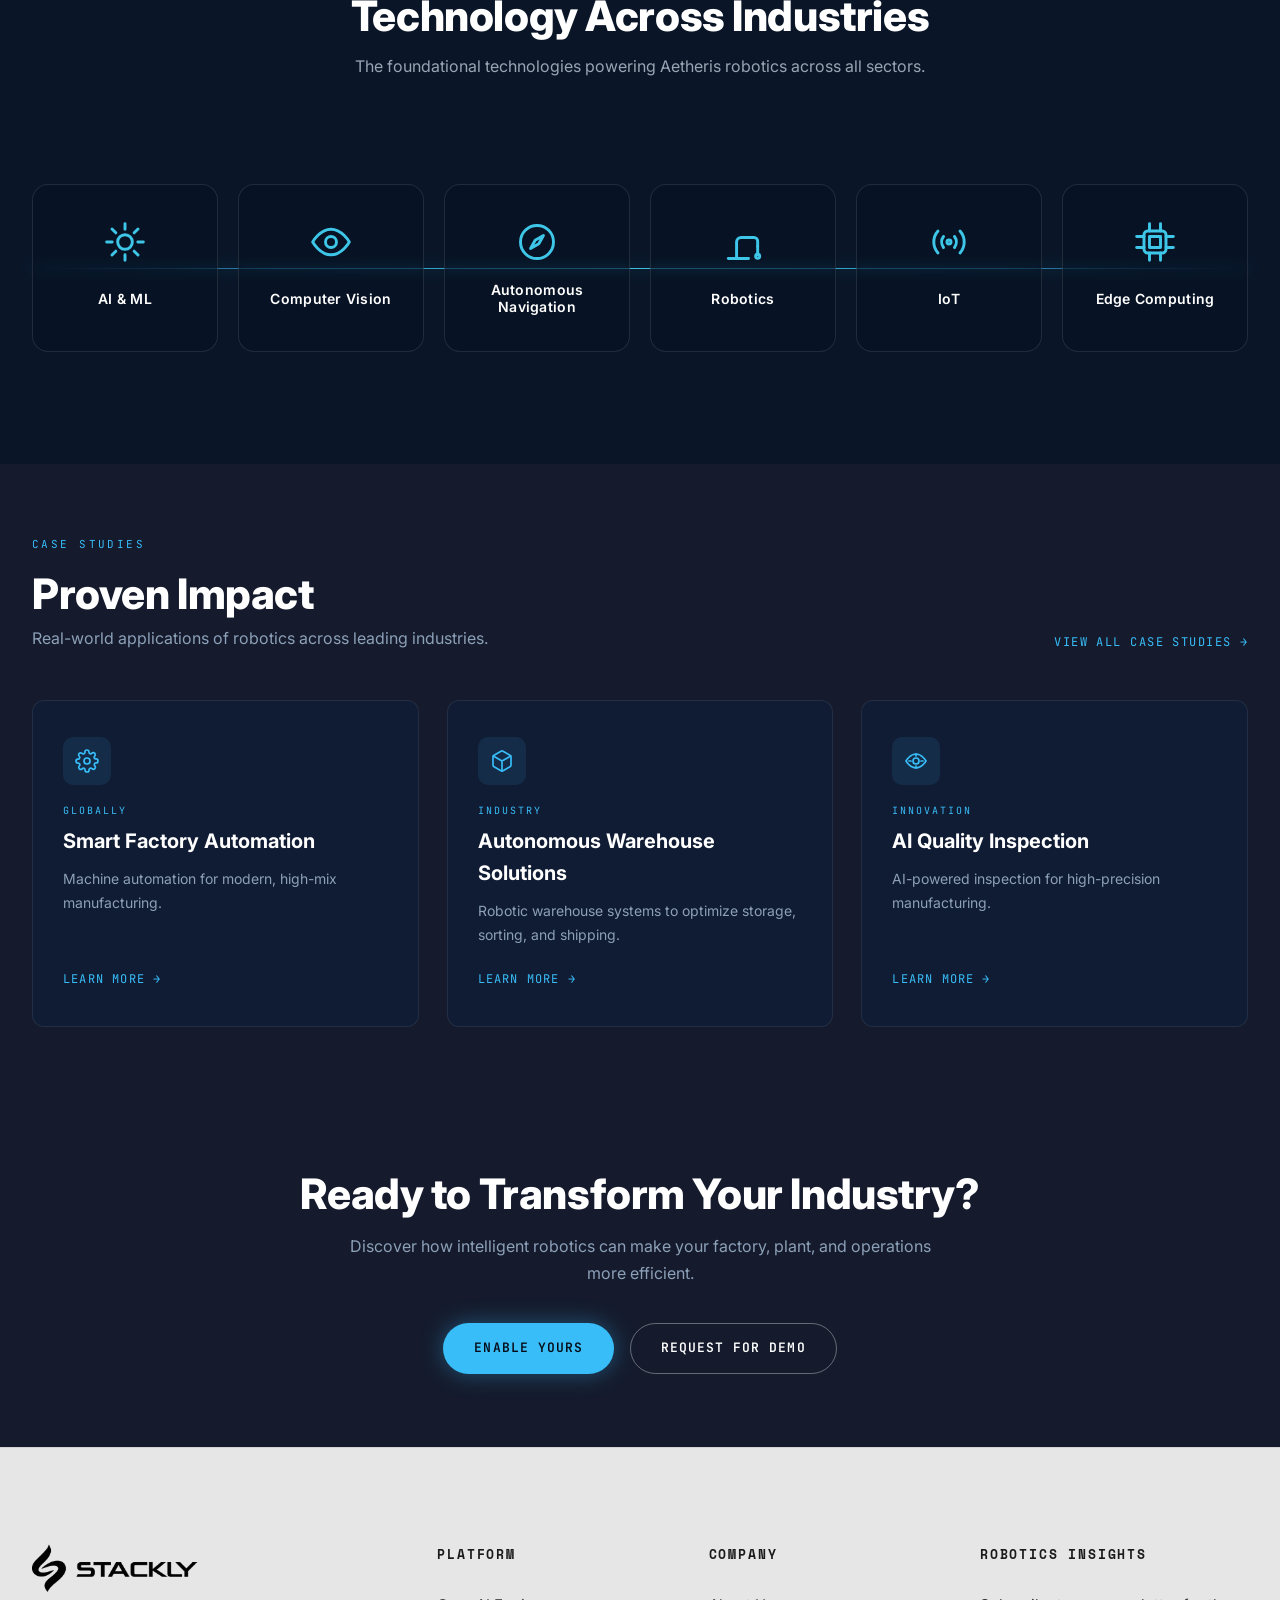
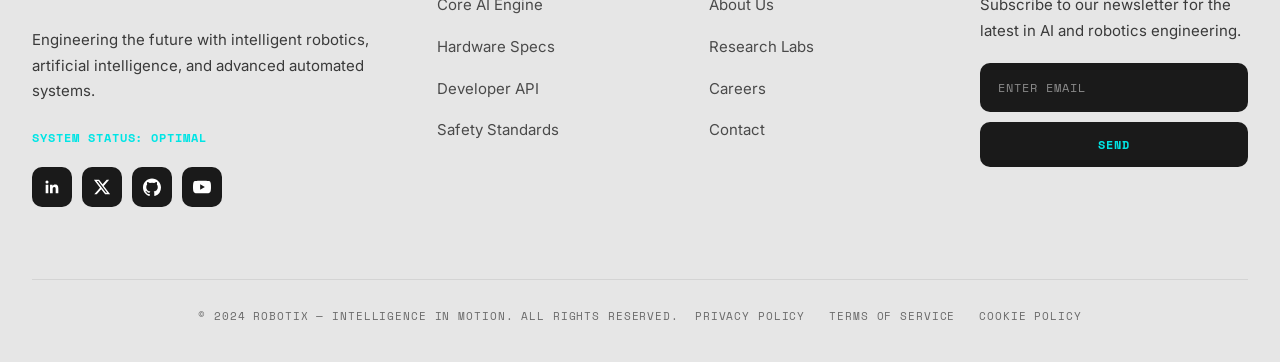
<file: industries.html>
<!DOCTYPE html>
<html lang="en">
<head>
  <meta charset="UTF-8">
  <meta name="viewport" content="width=device-width, initial-scale=1.0">
  <title>STACKLY — Industries | Robotics Transforming Every Industry</title>
  <link rel="preconnect" href="https://fonts.googleapis.com">
  <link rel="preconnect" href="https://fonts.gstatic.com" crossorigin>
  <link href="https://fonts.googleapis.com/css2?family=Inter:wght@300;400;500;600;700;800&family=JetBrains+Mono:wght@500&family=Space+Mono:wght@400;700&display=swap" rel="stylesheet">
  <link rel="stylesheet" href="css/styles.css">
  <link rel="stylesheet" href="css/products.css">
  <link rel="stylesheet" href="css/industries.css">
</head>
<body>

  <!-- Header / Navigation -->
  <header class="site-header">
    <div class="container header-inner">
      <a href="index.html" class="logo">
        <img src="assets/images/home/nav-logo.webp" alt="STACKLY">
      </a>

      <nav class="main-nav" id="mainNav">
        <div class="main-nav-head">
          <span class="main-nav-label">Navigation</span>
        </div>
        <ul class="nav-list">
          <li><a href="index.html" class="nav-link">Home</a></li>
          <li><a href="about.html" class="nav-link">About</a></li>
          <li><a href="services.html" class="nav-link">Services</a></li>
          <li><a href="products.html" class="nav-link">Products</a></li>
          <li><a href="industries.html" class="nav-link active">Industries</a></li>
          <li><a href="resources.html" class="nav-link">Resources</a></li>
          <li><a href="contact.html" class="nav-link">Contact</a></li>
        </ul>
        <div class="main-nav-foot">
          <a href="login.html" class="btn nav-login-btn">Login</a>
          <span class="nav-status"><span class="nav-status-dot"></span>Systems Online</span>
        </div>
      </nav>

      <a href="login.html" class="btn header-cta">Login</a>

      <button class="mobile-menu-toggle" id="mobileMenuToggle" aria-label="Toggle menu">
        <span></span>
        <span></span>
        <span></span>
      </button>
    </div>
  </header>

  <main>

    <!-- Hero -->
    <section class="in-hero">
      <div class="in-hero-copy">
        <span class="in-eyebrow"><span class="in-dot" aria-hidden="true"></span>Global Reach</span>
        <h1 class="in-title">Robotics Transforming Every Industry</h1>
        <p class="in-sub">Intelligent automation solutions designed to improve productivity, precision, safety, and efficiency across industries.</p>
        <div class="in-actions">
          <a href="404.html" class="in-btn in-btn-primary">Explore Industries &darr;</a>
          <a href="404.html" class="in-btn in-btn-secondary">Talk to Our Experts</a>
        </div>
      </div>
      <div class="in-hero-media">
        <img src="assets/images/industry/hero-img.webp" alt="STACKLY robotic figure with glowing cyan accents">
      </div>
    </section>

    <!-- Core Sectors -->
    <section class="in-sectors" id="sectors">
      <div class="container">
        <div class="in-sectors-head">
          <h2 class="in-sectors-title">Core Sectors</h2>
          <p class="in-sectors-sub">Our advanced robotic systems are deployed across diverse sectors, bringing unparalleled precision and autonomous capabilities to complex operational environments.</p>
        </div>
        <div class="in-sectors-grid">
          <div class="in-sectors-row">
            <article class="in-sectors-card">
              <div class="in-sectors-top">
                <span class="in-sectors-num">01 //</span>
                <svg class="in-sectors-ico" width="44" height="44" viewBox="0 0 24 24" fill="none" stroke="currentColor" stroke-width="1.6" stroke-linecap="round" stroke-linejoin="round" aria-hidden="true">
                  <path d="M4 21h11"/>
                  <path d="M8.5 21v-9a2.5 2.5 0 0 1 2.5-2.5H15"/>
                  <path d="M15 9.5h3a2 2 0 0 1 2 2v3"/>
                  <path d="M20 14.5V19"/>
                  <circle cx="20" cy="19.8" r="1.1"/>
                </svg>
              </div>
              <h3 class="in-sectors-name">Manufacturing</h3>
              <p class="in-sectors-desc">Automate assembly, welding, and production.</p>
            </article>
            <article class="in-sectors-card">
              <div class="in-sectors-top">
                <span class="in-sectors-num">02 //</span>
                <svg class="in-sectors-ico" width="44" height="44" viewBox="0 0 24 24" fill="none" stroke="currentColor" stroke-width="1.6" stroke-linecap="round" stroke-linejoin="round" aria-hidden="true">
                  <path d="M5 11l1.7-4.2A2 2 0 0 1 8.6 5h6.8a2 2 0 0 1 1.9 1.3L19 11"/>
                  <path d="M4 11h16a1 1 0 0 1 1 1v3a1 1 0 0 1-1 1h-1a2 2 0 1 1-4 0H9a2 2 0 1 1-4 0H4a1 1 0 0 1-1-1v-3a1 1 0 0 1 1-1z"/>
                  <path d="M7 7.5h10"/>
                </svg>
              </div>
              <h3 class="in-sectors-name">Automotive</h3>
              <p class="in-sectors-desc">Vehicle assembly and quality inspection.</p>
            </article>
            <article class="in-sectors-card">
              <div class="in-sectors-top">
                <span class="in-sectors-num">03 //</span>
                <svg class="in-sectors-ico" width="44" height="44" viewBox="0 0 24 24" fill="none" stroke="currentColor" stroke-width="1.6" stroke-linecap="round" stroke-linejoin="round" aria-hidden="true">
                  <path d="M12 3l7 3v6c0 4.5-3 8-7 9-4-1-7-4.5-7-9V6l7-3z"/>
                  <path d="M9 12h6M12 9v6"/>
                </svg>
              </div>
              <h3 class="in-sectors-name">Healthcare</h3>
              <p class="in-sectors-desc">Hospital logistics and precision operations.</p>
            </article>
          </div>
          <div class="in-sectors-row">
            <article class="in-sectors-card">
              <div class="in-sectors-top">
                <span class="in-sectors-num">04 //</span>
                <svg class="in-sectors-ico" width="44" height="44" viewBox="0 0 24 24" fill="none" stroke="currentColor" stroke-width="1.6" stroke-linecap="round" stroke-linejoin="round" aria-hidden="true">
                  <path d="M3 9.5 12 3l9 6.5"/>
                  <path d="M4.5 9v11h15V9"/>
                  <path d="M9.5 20v-6.5h5V20"/>
                  <path d="M12 3v6"/>
                </svg>
              </div>
              <h3 class="in-sectors-name">Logistics &amp; Warehousing</h3>
              <p class="in-sectors-desc">Autonomous mobile robots and picking.</p>
            </article>
            <article class="in-sectors-card">
              <div class="in-sectors-top">
                <span class="in-sectors-num">05 //</span>
                <svg class="in-sectors-ico" width="44" height="44" viewBox="0 0 24 24" fill="none" stroke="currentColor" stroke-width="1.6" stroke-linecap="round" stroke-linejoin="round" aria-hidden="true">
                  <path d="M4 18h13"/>
                  <path d="M7 18v-7a2 2 0 0 1 2-2h5a2 2 0 0 1 2 2v7"/>
                  <path d="M16 12h2l2 3v3"/>
                  <path d="M17 15h3"/>
                  <circle cx="8" cy="19.6" r="1.5"/>
                  <circle cx="15" cy="19.6" r="1.5"/>
                </svg>
              </div>
              <h3 class="in-sectors-name">Agriculture</h3>
              <p class="in-sectors-desc">Crop monitoring and harvesting.</p>
            </article>
            <article class="in-sectors-card">
              <div class="in-sectors-top">
                <span class="in-sectors-num">06 //</span>
                <svg class="in-sectors-ico" width="44" height="44" viewBox="0 0 24 24" fill="none" stroke="currentColor" stroke-width="1.6" stroke-linecap="round" stroke-linejoin="round" aria-hidden="true">
                  <path d="M17.8 19.2 16 11l3.5-3.5C21 6 21.5 4 21 3c-1-.5-3 0-4.5 1.5L13 8 4.8 6.2c-.5-.1-.9.1-1.1.5l-.2.5c-.2.5-.1 1 .3 1.3L9 12l-2 3H4l-1 1 3 2 2 3 1-1v-3l3-2 3.5 5.2c.3.4.8.5 1.3.3l.5-.2c.4-.2.6-.6.5-1.1z"/>
                </svg>
              </div>
              <h3 class="in-sectors-name">Aerospace</h3>
              <p class="in-sectors-desc">High-precision assembly and inspection.</p>
            </article>
          </div>
          <div class="in-sectors-row">
            <article class="in-sectors-card">
              <div class="in-sectors-top">
                <span class="in-sectors-num">07 //</span>
                <svg class="in-sectors-ico" width="44" height="44" viewBox="0 0 24 24" fill="none" stroke="currentColor" stroke-width="1.6" stroke-linecap="round" stroke-linejoin="round" aria-hidden="true">
                  <path d="M3 9 4 4h16l1 5"/>
                  <path d="M3 9a3 3 0 0 0 6 0 3 3 0 0 0 6 0 3 3 0 0 0 6 0"/>
                  <path d="M5 13v8h14v-8"/>
                  <path d="M10 21v-5h4v5"/>
                </svg>
              </div>
              <h3 class="in-sectors-name">Retail</h3>
              <p class="in-sectors-desc">Inventory management and automated fulfillment.</p>
            </article>
            <article class="in-sectors-card">
              <div class="in-sectors-top">
                <span class="in-sectors-num">08 //</span>
                <svg class="in-sectors-ico" width="44" height="44" viewBox="0 0 24 24" fill="none" stroke="currentColor" stroke-width="1.6" stroke-linecap="round" stroke-linejoin="round" aria-hidden="true">
                  <path d="M14.7 6.3a1 1 0 0 0 0 1.4l1.6 1.6a1 1 0 0 0 1.4 0l3.77-3.77a6 6 0 0 1-7.94 7.94l-6.91 6.91a2.12 2.12 0 0 1-3-3l6.91-6.91a6 6 0 0 1 7.94-7.94l-3.76 3.76z"/>
                </svg>
              </div>
              <h3 class="in-sectors-name">Construction</h3>
              <p class="in-sectors-desc">Automated building processes and site survey.</p>
            </article>
            <article class="in-sectors-card">
              <div class="in-sectors-top">
                <span class="in-sectors-num">09 //</span>
                <svg class="in-sectors-ico" width="44" height="44" viewBox="0 0 24 24" fill="none" stroke="currentColor" stroke-width="1.6" stroke-linecap="round" stroke-linejoin="round" aria-hidden="true">
                  <path d="M13 2 3 14h7l-1 8 10-12h-7l1-8z"/>
                </svg>
              </div>
              <h3 class="in-sectors-name">Energy</h3>
              <p class="in-sectors-desc">Infrastructure inspection and maintenance.</p>
            </article>
          </div>
          <div class="in-sectors-row">
            <article class="in-sectors-card">
              <div class="in-sectors-top">
                <span class="in-sectors-num">10 //</span>
                <svg class="in-sectors-ico" width="44" height="44" viewBox="0 0 24 24" fill="none" stroke="currentColor" stroke-width="1.6" stroke-linecap="round" stroke-linejoin="round" aria-hidden="true">
                  <path d="M5 3v6a2 2 0 0 0 4 0V3"/>
                  <path d="M7 9v12"/>
                  <path d="M17 3v18"/>
                  <path d="M17 3c-1.5 0-3 2-3 5 0 3 1.5 5 3 5"/>
                </svg>
              </div>
              <h3 class="in-sectors-name">Food &amp; Beverage</h3>
              <p class="in-sectors-desc">Automated packaging and quality control.</p>
            </article>
            <article class="in-sectors-card">
              <div class="in-sectors-top">
                <span class="in-sectors-num">11 //</span>
                <svg class="in-sectors-ico" width="44" height="44" viewBox="0 0 24 24" fill="none" stroke="currentColor" stroke-width="1.6" stroke-linecap="round" stroke-linejoin="round" aria-hidden="true">
                  <rect x="6" y="6" width="12" height="12" rx="2"/>
                  <rect x="9" y="9" width="6" height="6"/>
                  <path d="M9 2v4M15 2v4M9 18v4M15 18v4M2 9h4M2 15h4M18 9h4M18 15h4"/>
                </svg>
              </div>
              <h3 class="in-sectors-name">Electronics</h3>
              <p class="in-sectors-desc">High-speed pick and place assembly.</p>
            </article>
            <article class="in-sectors-card">
              <div class="in-sectors-top">
                <span class="in-sectors-num">12 //</span>
                <svg class="in-sectors-ico" width="44" height="44" viewBox="0 0 24 24" fill="none" stroke="currentColor" stroke-width="1.6" stroke-linecap="round" stroke-linejoin="round" aria-hidden="true">
                  <path d="M4 21h16"/>
                  <path d="M6 21V8l6-5 6 5v13"/>
                  <path d="M10 21v-6h4v6"/>
                  <path d="M10 10h.01M14 10h.01M10 14h.01M14 14h.01"/>
                </svg>
              </div>
              <h3 class="in-sectors-name">Smart Infrastructure</h3>
              <p class="in-sectors-desc">Automated maintenance and city services.</p>
            </article>
          </div>
        </div>
      </div>
    </section>

    <!-- Stats Band -->
    <section class="in-stats">
      <div class="container">
        <div class="in-stats-row">
          <div class="in-stat">
            <span class="in-stat-num" data-count="40" data-suffix="%">0</span>
            <span class="in-stat-label">Higher Productivity</span>
          </div>
          <div class="in-stat">
            <span class="in-stat-num" data-count="99" data-suffix="%">0</span>
            <span class="in-stat-label">Precision</span>
          </div>
          <div class="in-stat">
            <span class="in-stat-num" data-count="30" data-suffix="%">0</span>
            <span class="in-stat-label">Lower Operational Costs</span>
          </div>
          <div class="in-stat">
            <span class="in-stat-num" data-count="24" data-suffix="/7">0</span>
            <span class="in-stat-label">Automation</span>
          </div>
        </div>
        <p class="in-stats-note">Our systems are engineered for infinite scalability and uncompromised safety. By integrating Aetheris solutions, industries not only optimize current workflows but lay the groundwork for future autonomous expansion.</p>
      </div>
    </section>

    <!-- Featured - Automation Built Around Your Industry -->
    <section class="s2-section in-featured-sec">
      <div class="container in-featured">
        <div class="in-featured-media">
          <div class="s2-img-card">
            <img src="assets/images/industry/industry-featured-img.webp" alt="Automation on the factory floor">
          </div>
          <span class="in-featured-caption">Automation</span>
        </div>
        <div>
          <span class="s2-eyebrow"><span class="dot" aria-hidden="true"></span>Industries</span>
          <h2 class="s2-title">Automation Built Around Your Industry</h2>
          <p class="s2-sub">Solutions engineered to fit the workflows, standards, and demands of your sector.</p>
          <div class="in-checklist">
            <span class="in-check">
              <svg width="18" height="18" viewBox="0 0 24 24" fill="none" stroke="currentColor" stroke-width="2" stroke-linecap="round" stroke-linejoin="round" aria-hidden="true"><path d="M20 6L9 17l-5-5"/></svg>
              Industry-Specific Solutions
            </span>
            <span class="in-check">
              <svg width="18" height="18" viewBox="0 0 24 24" fill="none" stroke="currentColor" stroke-width="2" stroke-linecap="round" stroke-linejoin="round" aria-hidden="true"><path d="M20 6L9 17l-5-5"/></svg>
              Real-Time Monitoring
            </span>
            <span class="in-check">
              <svg width="18" height="18" viewBox="0 0 24 24" fill="none" stroke="currentColor" stroke-width="2" stroke-linecap="round" stroke-linejoin="round" aria-hidden="true"><path d="M20 6L9 17l-5-5"/></svg>
              Adaptive Systems
            </span>
            <span class="in-check">
              <svg width="18" height="18" viewBox="0 0 24 24" fill="none" stroke="currentColor" stroke-width="2" stroke-linecap="round" stroke-linejoin="round" aria-hidden="true"><path d="M20 6L9 17l-5-5"/></svg>
              Scalable Integration
            </span>
            <span class="in-check">
              <svg width="18" height="18" viewBox="0 0 24 24" fill="none" stroke="currentColor" stroke-width="2" stroke-linecap="round" stroke-linejoin="round" aria-hidden="true"><path d="M20 6L9 17l-5-5"/></svg>
              Proactive Maintenance
            </span>
          </div>
          <a href="404.html" class="s2-btn s2-btn-accent">Find Your Solution →</a>
        </div>
      </div>
    </section>

    <!-- Technology Across Industries -->
    <section class="s2-section in-tech-sec">
      <div class="container">
        <div class="in-tech-head">
          <h2 class="in-tech-title-main">Technology Across Industries</h2>
          <p class="in-tech-sub">The foundational technologies powering Aetheris robotics across all sectors.</p>
        </div>
        <div class="in-tech-wrap">
          <div class="in-tech-connector" aria-hidden="true"></div>
          <div class="in-tech-row">
            <article class="in-tech-card">
              <div class="in-tech-icon" aria-hidden="true">
                <svg width="44" height="44" viewBox="0 0 24 24" fill="none" stroke="currentColor" stroke-width="1.6" stroke-linecap="round" stroke-linejoin="round">
                  <circle cx="12" cy="12" r="4"/>
                  <path d="M12 2v3M12 19v3M2 12h3M19 12h3M4.9 4.9l2.1 2.1M17 17l2.1 2.1M19.1 4.9 17 7M7 17l-2.1 2.1"/>
                </svg>
              </div>
              <span class="in-tech-label">AI &amp; ML</span>
            </article>
            <article class="in-tech-card">
              <div class="in-tech-icon" aria-hidden="true">
                <svg width="44" height="44" viewBox="0 0 24 24" fill="none" stroke="currentColor" stroke-width="1.6" stroke-linecap="round" stroke-linejoin="round">
                  <path d="M2 12s4-7 10-7 10 7 10 7-4 7-10 7-10-7-10-7z"/>
                  <circle cx="12" cy="12" r="3"/>
                </svg>
              </div>
              <span class="in-tech-label">Computer Vision</span>
            </article>
            <article class="in-tech-card">
              <div class="in-tech-icon" aria-hidden="true">
                <svg width="44" height="44" viewBox="0 0 24 24" fill="none" stroke="currentColor" stroke-width="1.6" stroke-linecap="round" stroke-linejoin="round">
                  <circle cx="12" cy="12" r="9"/>
                  <path d="M15.5 8.5 13 13l-4.5 2.5L11 11l4.5-2.5z"/>
                </svg>
              </div>
              <span class="in-tech-label">Autonomous Navigation</span>
            </article>
            <article class="in-tech-card">
              <div class="in-tech-icon" aria-hidden="true">
                <svg width="44" height="44" viewBox="0 0 24 24" fill="none" stroke="currentColor" stroke-width="1.6" stroke-linecap="round" stroke-linejoin="round">
                  <path d="M4 21h11"/>
                  <path d="M8.5 21v-9a2.5 2.5 0 0 1 2.5-2.5H15"/>
                  <path d="M15 9.5h3a2 2 0 0 1 2 2v3"/>
                  <path d="M20 14.5V19"/>
                  <circle cx="20" cy="19.8" r="1.1"/>
                </svg>
              </div>
              <span class="in-tech-label">Robotics</span>
            </article>
            <article class="in-tech-card">
              <div class="in-tech-icon" aria-hidden="true">
                <svg width="44" height="44" viewBox="0 0 24 24" fill="none" stroke="currentColor" stroke-width="1.6" stroke-linecap="round" stroke-linejoin="round">
                  <path d="M6 6a9 9 0 0 0 0 12"/>
                  <path d="M18 6a9 9 0 0 1 0 12"/>
                  <path d="M9 9a5 5 0 0 0 0 6"/>
                  <path d="M15 9a5 5 0 0 1 0 6"/>
                  <circle cx="12" cy="12" r="1.1"/>
                </svg>
              </div>
              <span class="in-tech-label">IoT</span>
            </article>
            <article class="in-tech-card">
              <div class="in-tech-icon" aria-hidden="true">
                <svg width="44" height="44" viewBox="0 0 24 24" fill="none" stroke="currentColor" stroke-width="1.6" stroke-linecap="round" stroke-linejoin="round">
                  <rect x="6" y="6" width="12" height="12" rx="2"/>
                  <rect x="9" y="9" width="6" height="6"/>
                  <path d="M9 2v4M15 2v4M9 18v4M15 18v4M2 9h4M2 15h4M18 9h4M18 15h4"/>
                </svg>
              </div>
              <span class="in-tech-label">Edge Computing</span>
            </article>
          </div>
        </div>
      </div>
    </section>

    <!-- Proven Impact -->
    <section class="s2-section">
      <div class="container">
        <div class="s2-head-row">
          <div>
            <span class="s2-label">Case Studies</span>
            <h2 class="s2-title" style="margin-bottom:8px;">Proven Impact</h2>
            <p class="s2-sub">Real-world applications of robotics across leading industries.</p>
          </div>
          <a href="404.html" class="s2-link">View All Case Studies</a>
        </div>
        <div class="in-impact-grid">
          <article class="in-impact-card">
            <div class="s2-icon">
              <svg width="24" height="24" viewBox="0 0 24 24" fill="none" stroke="currentColor" stroke-width="1.7" stroke-linecap="round" stroke-linejoin="round" aria-hidden="true">
                <circle cx="12" cy="12" r="3"/>
                <path d="M19.4 15a1.65 1.65 0 0 0 .33 1.82l.06.06a2 2 0 1 1-2.83 2.83l-.06-.06a1.65 1.65 0 0 0-1.82-.33 1.65 1.65 0 0 0-1 1.51V21a2 2 0 1 1-4 0v-.09a1.65 1.65 0 0 0-1-1.51 1.65 1.65 0 0 0-1.82.33l-.06.06a2 2 0 1 1-2.83-2.83l.06-.06a1.65 1.65 0 0 0 .33-1.82 1.65 1.65 0 0 0-1.51-1H3a2 2 0 1 1 0-4h.09a1.65 1.65 0 0 0 1.51-1 1.65 1.65 0 0 0-.33-1.82l-.06-.06a2 2 0 1 1 2.83-2.83l.06.06a1.65 1.65 0 0 0 1.82.33h.01a1.65 1.65 0 0 0 1-1.51V3a2 2 0 1 1 4 0v.09a1.65 1.65 0 0 0 1 1.51h.01a1.65 1.65 0 0 0 1.82-.33l.06-.06a2 2 0 1 1 2.83 2.83l-.06.06a1.65 1.65 0 0 0-.33 1.82v.01a1.65 1.65 0 0 0 1.51 1H21a2 2 0 1 1 0 4h-.09a1.65 1.65 0 0 0-1.51 1z"/>
              </svg>
            </div>
            <span class="in-impact-label">Globally</span>
            <h3 class="in-impact-title">Smart Factory Automation</h3>
            <p class="in-impact-text">Machine automation for modern, high-mix manufacturing.</p>
            <a href="404.html" class="in-learn">Learn More</a>
          </article>
          <article class="in-impact-card">
            <div class="s2-icon">
              <svg width="24" height="24" viewBox="0 0 24 24" fill="none" stroke="currentColor" stroke-width="1.7" stroke-linecap="round" stroke-linejoin="round" aria-hidden="true">
                <path d="M21 8a2 2 0 0 0-1-1.73l-7-4a2 2 0 0 0-2 0l-7 4A2 2 0 0 0 3 8v8a2 2 0 0 0 1 1.73l7 4a2 2 0 0 0 2 0l7-4A2 2 0 0 0 21 16V8z"/>
                <path d="M3.3 7l8.7 5 8.7-5M12 22V12"/>
              </svg>
            </div>
            <span class="in-impact-label">Industry</span>
            <h3 class="in-impact-title">Autonomous Warehouse Solutions</h3>
            <p class="in-impact-text">Robotic warehouse systems to optimize storage, sorting, and shipping.</p>
            <a href="404.html" class="in-learn">Learn More</a>
          </article>
          <article class="in-impact-card">
            <div class="s2-icon">
              <svg width="24" height="24" viewBox="0 0 24 24" fill="none" stroke="currentColor" stroke-width="1.7" stroke-linecap="round" stroke-linejoin="round" aria-hidden="true">
                <path d="M2 12s4-7 10-7 10 7 10 7-4 7-10 7-10-7-10-7z"/>
                <circle cx="12" cy="12" r="3"/>
                <path d="M12 5v2M12 17v2M5 12h2M17 12h2"/>
              </svg>
            </div>
            <span class="in-impact-label">Innovation</span>
            <h3 class="in-impact-title">AI Quality Inspection</h3>
            <p class="in-impact-text">AI-powered inspection for high-precision manufacturing.</p>
            <a href="404.html" class="in-learn">Learn More</a>
          </article>
        </div>
      </div>
    </section>

    <!-- CTA -->
    <section class="s2-section in-cta" id="cta">
      <div class="container">
        <h2 class="s2-title center">Ready to Transform Your Industry?</h2>
        <p class="s2-sub center" style="margin-bottom:36px;">Discover how intelligent robotics can make your factory, plant, and operations more efficient.</p>
        <div class="in-cta-actions">
          <a href="404.html" class="s2-btn s2-btn-accent">Enable Yours</a>
          <a href="404.html" class="s2-btn s2-btn-outline">Request for Demo</a>
        </div>
      </div>
    </section>

  </main>

  <!-- Footer -->
  <footer class="site-footer">
    <div class="container">
      <div class="footer-top">
        <div class="footer-brand">
          <a href="index.html" class="footer-logo">
            <img src="assets/images/home/nav-logo.webp" alt="STACKLY">
          </a>
          <p class="footer-tagline">Engineering the future with intelligent robotics, artificial intelligence, and advanced automated systems.</p>
          <p class="footer-status">System Status: <span class="footer-status-value">Optimal</span></p>
          <div class="footer-social">
          <a href="404.html" aria-label="LinkedIn">
            <svg viewBox="0 0 24 24" fill="currentColor" aria-hidden="true"><path d="M20.447 20.452h-3.554v-5.569c0-1.328-.027-3.037-1.852-3.037-1.853 0-2.136 1.445-2.136 2.939v5.667H9.351V9h3.414v1.561h.046c.477-.9 1.637-1.85 3.37-1.85 3.601 0 4.267 2.37 4.267 5.455v6.286zM5.337 7.433a2.062 2.062 0 1 1 0-4.124 2.062 2.062 0 0 1 0 4.124zM7.119 20.452H3.554V9h3.565v11.452z"/></svg>
          </a>
          <a href="404.html" aria-label="X (Twitter)">
            <svg viewBox="0 0 24 24" fill="currentColor" aria-hidden="true"><path d="M18.244 2.25h3.308l-7.227 8.26 8.502 11.24H16.17l-5.214-6.817L4.99 21.75H1.68l7.73-8.835L1.254 2.25H8.08l4.713 6.231zm-1.161 17.52h1.833L7.084 4.126H5.117z"/></svg>
          </a>
          <a href="404.html" aria-label="GitHub">
            <svg viewBox="0 0 24 24" fill="currentColor" aria-hidden="true"><path d="M12 .5C5.37.5 0 5.87 0 12.5c0 5.3 3.44 9.8 8.21 11.39.6.11.82-.26.82-.58v-2.03c-3.34.73-4.04-1.61-4.04-1.61-.55-1.39-1.33-1.76-1.33-1.76-1.09-.74.08-.73.08-.73 1.2.09 1.84 1.24 1.84 1.24 1.07 1.83 2.81 1.3 3.5 1 .1-.78.42-1.31.76-1.61-2.66-.3-5.47-1.33-5.47-5.93 0-1.31.47-2.38 1.24-3.22-.13-.3-.54-1.52.12-3.18 0 0 1.01-.32 3.3 1.23a11.5 11.5 0 0 1 6.01 0c2.29-1.55 3.3-1.23 3.3-1.23.66 1.66.25 2.88.12 3.18.77.84 1.24 1.91 1.24 3.22 0 4.61-2.81 5.63-5.48 5.92.43.37.81 1.1.81 2.22v3.29c0 .32.22.7.83.58A12 12 0 0 0 24 12.5C24 5.87 18.63.5 12 .5z"/></svg>
          </a>
          <a href="404.html" aria-label="YouTube">
            <svg viewBox="0 0 24 24" fill="currentColor" aria-hidden="true"><path d="M23.498 6.186a3.016 3.016 0 0 0-2.122-2.136C19.505 3.545 12 3.545 12 3.545s-7.505 0-9.377.505A3.017 3.017 0 0 0 .502 6.186C0 8.07 0 12 0 12s0 3.93.502 5.814a3.016 3.016 0 0 0 2.122 2.136c1.871.505 9.376.505 9.376.505s7.505 0 9.377-.505a3.015 3.015 0 0 0 2.122-2.136C24 15.93 24 12 24 12s0-3.93-.502-5.814zM9.545 15.568V8.432L15.818 12l-6.273 3.568z"/></svg>
          </a>
        </div>
        </div>

        <div class="footer-col">
          <h4 class="footer-col-title">Platform</h4>
          <ul class="footer-links">
            <li><a href="404.html">Core AI Engine</a></li>
            <li><a href="404.html">Hardware Specs</a></li>
            <li><a href="404.html">Developer API</a></li>
            <li><a href="404.html">Safety Standards</a></li>
          </ul>
        </div>

        <div class="footer-col">
          <h4 class="footer-col-title">Company</h4>
          <ul class="footer-links">
            <li><a href="404.html">About Us</a></li>
            <li><a href="404.html">Research Labs</a></li>
            <li><a href="404.html">Careers</a></li>
            <li><a href="404.html">Contact</a></li>
          </ul>
        </div>

        <div class="footer-col footer-newsletter">
          <h4 class="footer-col-title">Robotics Insights</h4>
          <p class="footer-newsletter-text">Subscribe to our newsletter for the latest in AI and robotics engineering.</p>
          <form class="newsletter-form" id="footerNewsForm" novalidate>
            <input type="email" id="footerNewsEmail" placeholder="ENTER EMAIL" required aria-label="Email address">
            <button type="submit" class="newsletter-btn">Send</button>
            <span class="newsletter-success" id="footerNewsSuccess" role="status"></span>
          </form>
        </div>
      </div>

      <div class="footer-bottom">
        <p class="footer-copyright">&copy; 2024 Robotix &mdash; Intelligence in Motion. All rights reserved.</p>
        <div class="footer-legal">
          <a href="404.html">Privacy Policy</a>
          <a href="404.html">Terms of Service</a>
          <a href="404.html">Cookie Policy</a>
        </div>
      </div>
    </div>
  </footer>

  <script src="js/main.js"></script>
  <script>
    (function () {
      // Stat counters - animate when scrolled into view
      function animateStat(el) {
        var raw = el.getAttribute('data-count');
        var target = parseFloat(raw);
        var decimals = (String(raw).split('.')[1] || '').length;
        var suffix = el.getAttribute('data-suffix') || '';
        var duration = 1400;
        var start = null;

        function step(ts) {
          if (!start) start = ts;
          var p = Math.min((ts - start) / duration, 1);
          var eased = 1 - Math.pow(1 - p, 3);
          var value = target * eased;
          el.textContent = value.toLocaleString('en-US', {
            minimumFractionDigits: decimals,
            maximumFractionDigits: decimals
          }) + suffix;
          if (p < 1) requestAnimationFrame(step);
        }
        requestAnimationFrame(step);
      }

      var stats = document.querySelectorAll('[data-count]');
      if ('IntersectionObserver' in window) {
        var io = new IntersectionObserver(function (entries) {
          entries.forEach(function (entry) {
            if (entry.isIntersecting) {
              animateStat(entry.target);
              io.unobserve(entry.target);
            }
          });
        }, { threshold: 0.4 });
        stats.forEach(function (stat) { io.observe(stat); });
      } else {
        stats.forEach(function (stat) { animateStat(stat); });
      }
    })();
  </script>
</body>
</html>
</file>
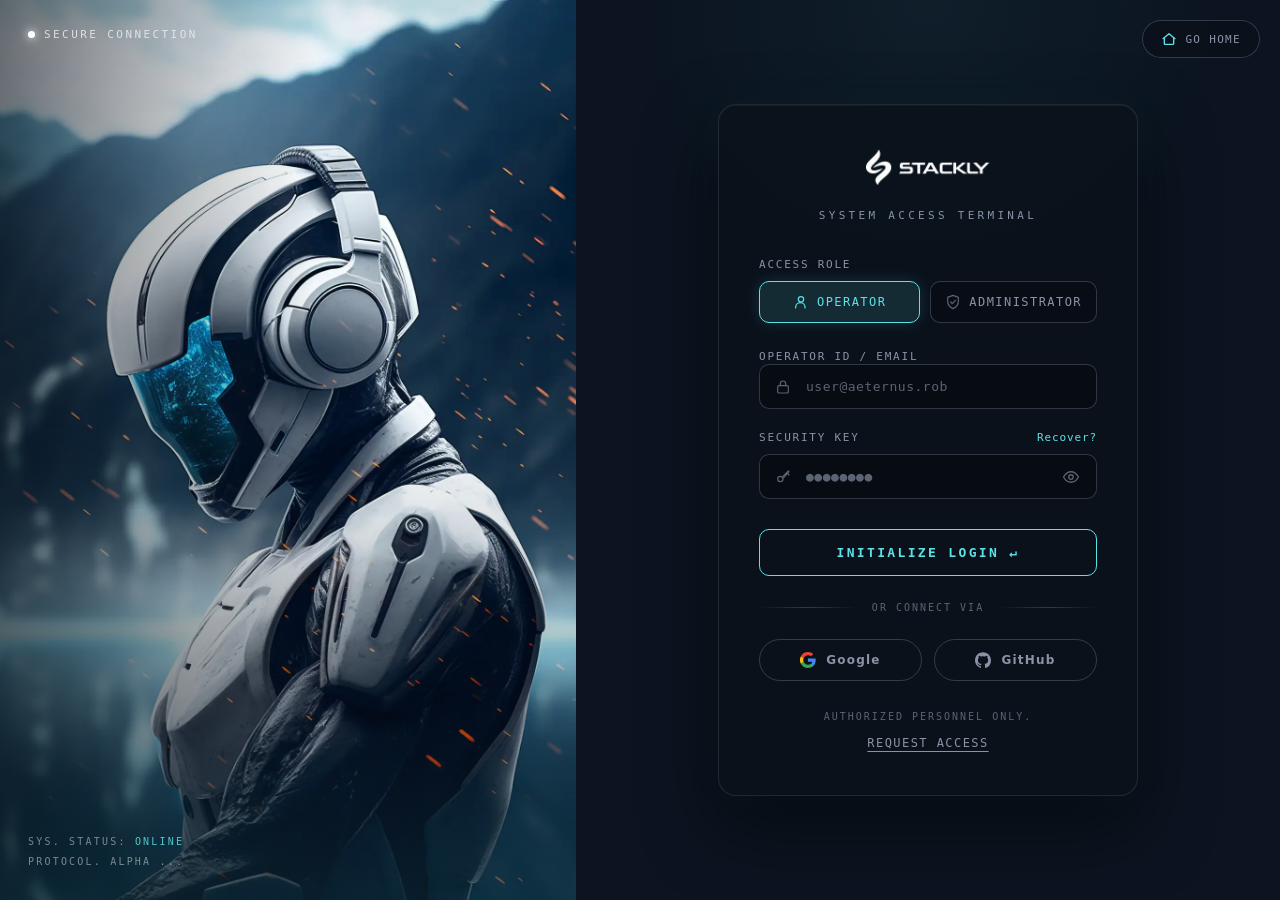
<file: login.html>
<!DOCTYPE html>
<html lang="en">
<head>
<meta charset="UTF-8">
<meta name="viewport" content="width=device-width, initial-scale=1.0">
<title>STACKLY — System Access Terminal</title>
<style>
  :root {
    --navy: #0B1420;
    --bg: #06090e;
    --slate: #8a93a6;
    --slate-dim: #5b6472;
    --white: #e8eef2;
    --cyan: #5CE1E6;
    --cyan-dim: rgba(92, 225, 230, 0.12);
    --border: rgba(138, 147, 166, 0.18);
    --border-strong: rgba(138, 147, 166, 0.32);
    --mono: ui-monospace, 'Cascadia Mono', 'JetBrains Mono', 'IBM Plex Mono', 'Share Tech Mono', Menlo, Consolas, monospace;
    --sans: 'Inter', system-ui, -apple-system, 'Segoe UI', Roboto, 'Helvetica Neue', Arial, sans-serif;
  }

  *, *::before, *::after {
    box-sizing: border-box;
    margin: 0;
    padding: 0;
  }

  html, body {
    height: 100%;
  }

  body {
    font-family: var(--sans);
    background: var(--bg);
    color: var(--white);
    overflow-x: hidden;
  }

  .auth {
    display: flex;
    min-height: 100vh;
  }

  /* ---------- Left: hero media ---------- */
  .auth-media {
    position: relative;
    width: 45%;
    min-height: 100vh;
    overflow: hidden;
    flex-shrink: 0;
  }

  .auth-media img {
    position: absolute;
    inset: 0;
    width: 100%;
    height: 100%;
    object-fit: cover;
    object-position: center;
    display: block;
  }

  .media-overlay {
    position: absolute;
    inset: 0;
    background:
      linear-gradient(180deg, rgba(6, 10, 16, 0) 48%, rgba(6, 10, 16, 0.28) 78%, rgba(22, 56, 64, 0.42) 100%),
      linear-gradient(90deg, rgba(6, 10, 16, 0.55), rgba(6, 10, 16, 0) 55%);
  }

  .embers {
    position: absolute;
    inset: 0;
    overflow: hidden;
    pointer-events: none;
  }

  .ember {
    position: absolute;
    bottom: -12px;
    border-radius: 50%;
    background: #ff9b45;
    box-shadow: 0 0 6px #ff9b45, 0 0 14px rgba(255, 155, 69, 0.55);
    animation: emberRise linear infinite;
  }

  .ember:nth-child(1) { left: 8%;  width: 3px;  height: 3px;  animation-duration: 9s;  animation-delay: 0s; }
  .ember:nth-child(2) { left: 17%; width: 2px;  height: 2px;  animation-duration: 12s; animation-delay: 2.5s; }
  .ember:nth-child(3) { left: 26%; width: 4px;  height: 4px;  animation-duration: 10s; animation-delay: 5s; }
  .ember:nth-child(4) { left: 38%; width: 2px;  height: 2px;  animation-duration: 14s; animation-delay: 1s; }
  .ember:nth-child(5) { left: 52%; width: 3px;  height: 3px;  animation-duration: 11s; animation-delay: 6.5s; }
  .ember:nth-child(6) { left: 63%; width: 2px;  height: 2px;  animation-duration: 13s; animation-delay: 3.5s; }
  .ember:nth-child(7) { left: 74%; width: 3px;  height: 3px;  animation-duration: 9.5s; animation-delay: 8s; }
  .ember:nth-child(8) { left: 86%; width: 2px;  height: 2px;  animation-duration: 12.5s; animation-delay: 4s; }
  .ember:nth-child(9) { left: 93%; width: 3px;  height: 3px;  animation-duration: 10.5s; animation-delay: 1.8s; }

  @keyframes emberRise {
    0%   { transform: translateY(0) translateX(0); opacity: 0; }
    8%   { opacity: 0.9; }
    55%  { opacity: 0.6; }
    100% { transform: translateY(-105vh) translateX(12px); opacity: 0; }
  }

  .media-tag {
    position: absolute;
    left: 28px;
    font-family: var(--mono);
    letter-spacing: 0.22em;
    text-transform: uppercase;
    font-size: 11px;
    z-index: 2;
  }

  .media-tag.top {
    top: 28px;
    display: inline-flex;
    align-items: center;
    gap: 9px;
    color: rgba(232, 238, 242, 0.85);
  }

  .media-tag.top .dot {
    width: 7px;
    height: 7px;
    border-radius: 50%;
    background: #fff;
    box-shadow: 0 0 8px #fff, 0 0 16px rgba(255, 255, 255, 0.5);
    animation: dotPulse 2.2s ease-in-out infinite;
  }

  .media-tag.bottom {
    bottom: 28px;
    color: rgba(232, 238, 242, 0.5);
    line-height: 2;
    font-size: 10px;
  }

  .media-tag.bottom span {
    color: var(--cyan);
    opacity: 0.85;
  }

  /* ---------- Right: interface panel ---------- */
  .auth-panel {
    flex: 1;
    display: flex;
    align-items: center;
    justify-content: center;
    padding: 48px 40px;
    background:
      radial-gradient(ellipse 60% 45% at 50% 0%, rgba(92, 225, 230, 0.05), transparent 70%),
      var(--navy);
  }

  .auth-card {
    width: min(420px, 100%);
    padding: 44px 40px;
    border-radius: 18px;
    background: rgba(10, 17, 26, 0.72);
    border: 1px solid var(--border);
    box-shadow:
      0 30px 70px rgba(0, 0, 0, 0.5),
      0 0 40px rgba(92, 225, 230, 0.04),
      inset 0 1px 0 rgba(255, 255, 255, 0.04);
  }

  .brand {
    display: flex;
    flex-direction: column;
    align-items: center;
    margin-bottom: 36px;
  }

  .brand-mark {
    width: 44px;
    height: 44px;
    margin-bottom: 14px;
    filter: drop-shadow(0 0 10px rgba(92, 225, 230, 0.35));
  }

  .brand-wordmark {
    font-family: var(--sans);
    font-weight: 800;
    font-size: 30px;
    letter-spacing: 0.16em;
    text-transform: uppercase;
    color: var(--white);
  }

  .brand-subtitle {
    margin-top: 8px;
    font-family: var(--mono);
    font-size: 11px;
    letter-spacing: 0.3em;
    text-transform: uppercase;
    color: var(--slate);
  }

  .brand-logo {
    display: inline-flex;
    margin-bottom: 16px;
  }

  .brand-logo img {
    height: 36px;
    width: auto;
    filter: brightness(0) saturate(100%) invert(1);
  }

  .go-home {
    position: fixed;
    top: 20px;
    right: 20px;
    z-index: 60;
    display: inline-flex;
    align-items: center;
    gap: 8px;
    padding: 10px 18px;
    border-radius: 999px;
    border: 1px solid var(--border-strong);
    background: rgba(10, 17, 26, 0.7);
    backdrop-filter: blur(8px);
    -webkit-backdrop-filter: blur(8px);
    color: var(--slate);
    font-family: var(--mono);
    font-size: 11px;
    letter-spacing: 0.12em;
    text-transform: uppercase;
    text-decoration: none;
    transition: border-color 0.2s ease, color 0.2s ease, background-color 0.2s ease;
  }

  .go-home svg {
    color: var(--cyan);
  }

  .go-home:hover {
    border-color: var(--cyan);
    color: var(--white);
    background: rgba(92, 225, 230, 0.08);
  }

  /* ---------- Fields ---------- */
  .field {
    display: block;
    margin-bottom: 22px;
  }

  .field-head {
    display: flex;
    justify-content: space-between;
    align-items: baseline;
    margin-bottom: 10px;
  }

  .field-label {
    font-family: var(--mono);
    font-size: 11px;
    letter-spacing: 0.16em;
    text-transform: uppercase;
    color: var(--slate);
  }

  .recover {
    font-family: var(--mono);
    font-size: 11px;
    letter-spacing: 0.08em;
    color: var(--cyan);
    text-decoration: none;
    transition: opacity 0.2s ease;
  }

  .recover:hover {
    opacity: 0.75;
  }

  .input-wrap {
    position: relative;
    display: flex;
    align-items: center;
  }

  .input-wrap svg.icon {
    position: absolute;
    left: 16px;
    z-index: 1;
    color: var(--slate-dim);
    pointer-events: none;
  }

  .input-wrap input {
    width: 100%;
    padding: 14px 46px;
    border-radius: 10px;
    border: 1px solid var(--border-strong);
    background: rgba(6, 9, 14, 0.6);
    color: var(--white);
    font-family: var(--mono);
    font-size: 13px;
    letter-spacing: 0.04em;
    outline: none;
    transition: border-color 0.2s ease, box-shadow 0.2s ease;
  }

  .input-wrap input::placeholder {
    color: var(--slate-dim);
  }

  .input-wrap input:focus {
    border-color: var(--cyan);
    box-shadow: 0 0 0 3px rgba(92, 225, 230, 0.12), 0 0 18px rgba(92, 225, 230, 0.12);
  }

  .eye {
    position: absolute;
    right: 10px;
    display: inline-flex;
    align-items: center;
    justify-content: center;
    width: 32px;
    height: 32px;
    border: none;
    border-radius: 8px;
    background: transparent;
    color: var(--slate-dim);
    cursor: pointer;
    transition: color 0.2s ease;
  }

  .eye:hover {
    color: var(--cyan);
  }

  /* ---------- Role selector ---------- */
  .role-group {
    display: block;
    margin-bottom: 22px;
  }

  .role-head {
    display: block;
    font-family: var(--mono);
    font-size: 11px;
    letter-spacing: 0.16em;
    text-transform: uppercase;
    color: var(--slate);
    margin-bottom: 10px;
  }

  .role-row {
    display: flex;
    gap: 10px;
  }

  .role {
    flex: 1;
    display: inline-flex;
    align-items: center;
    justify-content: center;
    gap: 8px;
    padding: 12px 14px;
    border-radius: 10px;
    border: 1px solid var(--border-strong);
    background: rgba(6, 9, 14, 0.4);
    color: var(--slate);
    font-family: var(--mono);
    font-size: 12px;
    letter-spacing: 0.12em;
    text-transform: uppercase;
    cursor: pointer;
    transition: border-color 0.2s ease, color 0.2s ease, background-color 0.2s ease, box-shadow 0.2s ease;
  }

  .role svg {
    color: var(--slate-dim);
  }

  .role:hover {
    border-color: var(--cyan);
    color: var(--white);
  }

  .role.active {
    border-color: var(--cyan);
    color: var(--cyan);
    background: var(--cyan-dim);
    box-shadow: 0 0 16px rgba(92, 225, 230, 0.15);
  }

  .role.active svg {
    color: var(--cyan);
  }

  /* ---------- Buttons ---------- */
  .btn-login {
    width: 100%;
    margin-top: 8px;
    padding: 15px 20px;
    border-radius: 10px;
    border: 1px solid var(--cyan);
    background: transparent;
    color: var(--cyan);
    font-family: var(--mono);
    font-size: 13px;
    font-weight: 700;
    letter-spacing: 0.18em;
    text-transform: uppercase;
    cursor: pointer;
    transition: background-color 0.2s ease, box-shadow 0.2s ease;
  }

  .btn-login:hover {
    background: var(--cyan-dim);
    box-shadow: 0 0 22px rgba(92, 225, 230, 0.22);
  }

  .btn-login:disabled {
    opacity: 0.7;
    cursor: progress;
  }

  .divider {
    display: flex;
    align-items: center;
    gap: 16px;
    margin: 26px 0;
    font-family: var(--mono);
    font-size: 10px;
    letter-spacing: 0.2em;
    text-transform: uppercase;
    color: var(--slate-dim);
    white-space: nowrap;
  }

  .divider::before,
  .divider::after {
    content: '';
    flex: 1;
    height: 1px;
    background: linear-gradient(90deg, transparent, var(--border-strong), transparent);
  }

  .social {
    display: flex;
    gap: 12px;
  }

  .social-btn {
    flex: 1;
    display: inline-flex;
    align-items: center;
    justify-content: center;
    gap: 10px;
    padding: 12px 16px;
    border-radius: 9999px;
    border: 1px solid var(--border-strong);
    background: transparent;
    color: var(--slate);
    font-family: var(--sans);
    font-size: 12px;
    font-weight: 600;
    letter-spacing: 0.1em;
    cursor: pointer;
    transition: border-color 0.2s ease, color 0.2s ease, background-color 0.2s ease;
  }

  .social-btn:hover {
    border-color: var(--cyan);
    color: var(--white);
    background: rgba(92, 225, 230, 0.06);
  }

  .auth-footer {
    margin-top: 30px;
    text-align: center;
  }

  .auth-footer p {
    font-family: var(--mono);
    font-size: 10px;
    letter-spacing: 0.2em;
    text-transform: uppercase;
    color: var(--slate-dim);
    margin-bottom: 10px;
  }

  .auth-footer a {
    font-family: var(--mono);
    font-size: 12px;
    letter-spacing: 0.12em;
    text-transform: uppercase;
    color: var(--slate);
    text-decoration: underline;
    text-underline-offset: 4px;
    transition: color 0.2s ease;
  }

  .auth-footer a:hover {
    color: var(--cyan);
  }

  .form-error {
    display: none;
    margin-bottom: 18px;
    padding: 12px 14px;
    border-radius: 8px;
    background: rgba(255, 59, 48, 0.12);
    border: 1px solid rgba(255, 59, 48, 0.5);
    color: #ff7b72;
    font-family: var(--mono);
    font-size: 12px;
    letter-spacing: 0.04em;
  }

  .form-error.show {
    display: block;
  }

  .field.has-error .input-wrap input {
    border-color: #ff3b30;
    box-shadow: 0 0 0 3px rgba(255, 59, 48, 0.12);
  }

  @keyframes dotPulse {
    0%, 100% { opacity: 1; transform: scale(1); }
    50% { opacity: 0.45; transform: scale(0.8); }
  }

  /* ---------- Responsive ---------- */
  @media (max-width: 900px) {
    .auth {
      flex-direction: column;
    }

    .auth-media {
      width: 100%;
      min-height: 34vh;
      max-height: 38vh;
    }

    .auth-panel {
      padding: clamp(24px, 5vw, 40px) clamp(16px, 5vw, 20px);
    }

    .auth-card {
      width: 100%;
      padding: clamp(24px, 5vw, 36px) clamp(16px, 5vw, 28px);
    }
  }

  @media (max-width: 640px) {
    .role-row {
      flex-direction: column;
    }

    .role {
      width: 100%;
      justify-content: center;
    }

    .field-head {
      flex-direction: column;
      align-items: flex-start;
      gap: 6px;
    }

    .brand-wordmark {
      font-size: clamp(22px, 7vw, 30px);
    }

    .brand-subtitle {
      font-size: 10px;
    }

    .input-wrap input {
      padding: 14px 44px;
      font-size: 16px;
    }

    .btn-login,
    .social-btn {
      min-height: 48px;
    }
  }

  @media (max-width: 480px) {
    .auth-media {
      min-height: 28vh;
      max-height: 32vh;
    }

    .social {
      flex-direction: column;
    }

    .media-tag.top {
      left: 16px;
      top: 16px;
      font-size: 10px;
    }

    .media-tag.bottom {
      left: 16px;
      bottom: 16px;
      font-size: 9px;
    }

    .auth-footer a,
    .auth-footer p {
      font-size: 10px;
    }
  }

  @media (max-width: 360px) {
    .auth-card {
      padding: 20px 14px;
    }

    .brand-mark {
      width: 38px;
      height: 38px;
    }

    .input-wrap input {
      padding: 12px 40px;
      font-size: 15px;
    }

    .btn-login {
      font-size: 12px;
      letter-spacing: 0.12em;
    }
  }
</style>
</head>
<body>
  <a href="index.html" class="go-home" aria-label="Go Home">
    <svg width="16" height="16" viewBox="0 0 24 24" fill="none" stroke="currentColor" stroke-width="2" stroke-linecap="round" stroke-linejoin="round"><path d="M3 11.5 12 4l9 7.5"/><path d="M5 10v9a1 1 0 0 0 1 1h12a1 1 0 0 0 1-1v-9"/></svg>
    Go Home
  </a>
  <main class="auth">

    <div class="auth-media">
      <img src="assets/images/auth/login-signup-img.webp" alt="STACKLY android operator profile">
      <div class="media-overlay" aria-hidden="true"></div>
      <div class="embers" aria-hidden="true">
        <span class="ember"></span>
        <span class="ember"></span>
        <span class="ember"></span>
        <span class="ember"></span>
        <span class="ember"></span>
        <span class="ember"></span>
        <span class="ember"></span>
        <span class="ember"></span>
        <span class="ember"></span>
      </div>
      <div class="media-tag top">
        <span class="dot" aria-hidden="true"></span>
        Secure Connection
      </div>
      <div class="media-tag bottom">
        SYS. STATUS: <span>ONLINE</span><br>
        PROTOCOL. ALPHA ...
      </div>
    </div>

    <div class="auth-panel">
      <div class="auth-card">
        <div class="brand">
          <a href="index.html" class="brand-logo" aria-label="Stackly Home">
            <img src="assets/images/home/nav-logo.webp" alt="STACKLY">
          </a>
          <p class="brand-subtitle">System Access Terminal</p>
        </div>

        <form id="loginForm" novalidate>
          <div class="role-group">
            <span class="role-head">Access Role</span>
            <div class="role-row" id="roleRow">
              <button type="button" class="role active" data-role="operator" aria-pressed="true">
                <svg width="16" height="16" viewBox="0 0 24 24" fill="none" stroke="currentColor" stroke-width="1.8" stroke-linecap="round" stroke-linejoin="round" aria-hidden="true">
                  <circle cx="12" cy="8" r="4"/>
                  <path d="M4 21v-1a7 7 0 0 1 14 0v1"/>
                </svg>
                Operator
              </button>
              <button type="button" class="role" data-role="admin" aria-pressed="false">
                <svg width="16" height="16" viewBox="0 0 24 24" fill="none" stroke="currentColor" stroke-width="1.8" stroke-linecap="round" stroke-linejoin="round" aria-hidden="true">
                  <path d="M12 2l8 3v6c0 5-3.5 9-8 11-4.5-2-8-6-8-11V5l8-3z"/>
                  <path d="M8.5 12l2.5 2.5 4.5-5"/>
                </svg>
                Administrator
              </button>
            </div>
          </div>

          <label class="field">
            <span class="field-label">Operator ID / Email</span>
            <div class="input-wrap">
              <svg class="icon" width="16" height="16" viewBox="0 0 24 24" fill="none" stroke="currentColor" stroke-width="1.8" stroke-linecap="round" stroke-linejoin="round" aria-hidden="true">
                <rect x="4" y="10" width="16" height="11" rx="2"/>
                <path d="M8 10V7a4 4 0 0 1 8 0v3"/>
              </svg>
              <input type="email" id="email" placeholder="user@aeternus.rob" autocomplete="email">
            </div>
          </label>

          <div class="field">
            <div class="field-head">
              <span class="field-label">Security Key</span>
              <a href="404.html" class="recover">Recover?</a>
            </div>
            <div class="input-wrap">
              <svg class="icon" width="16" height="16" viewBox="0 0 24 24" fill="none" stroke="currentColor" stroke-width="1.8" stroke-linecap="round" stroke-linejoin="round" aria-hidden="true">
                <circle cx="8" cy="15" r="4"/>
                <path d="M10.8 12.2 20 3l1 1-8.2 9.2"/>
                <path d="M19 7l2 2"/>
              </svg>
              <input type="password" id="password" placeholder="&#9679;&#9679;&#9679;&#9679;&#9679;&#9679;&#9679;&#9679;" autocomplete="current-password">
              <button type="button" class="eye" id="togglePwd" aria-label="Show or hide password">
                <svg id="eyeOpen" width="18" height="18" viewBox="0 0 24 24" fill="none" stroke="currentColor" stroke-width="1.8" stroke-linecap="round" stroke-linejoin="round" aria-hidden="true">
                  <path d="M2 12s4-7 10-7 10 7 10 7-4 7-10 7-10-7-10-7z"/>
                  <circle cx="12" cy="12" r="3"/>
                </svg>
                <svg id="eyeClosed" width="18" height="18" viewBox="0 0 24 24" fill="none" stroke="currentColor" stroke-width="1.8" stroke-linecap="round" stroke-linejoin="round" aria-hidden="true" style="display:none;">
                  <path d="M17.94 17.94A10.07 10.07 0 0 1 12 20c-7 0-11-8-11-8a18.45 18.45 0 0 1 5.06-5.94"/>
                  <path d="M9.9 4.24A9.12 9.12 0 0 1 12 4c7 0 11 8 11 8a18.5 18.5 0 0 1-2.16 3.19"/>
                  <path d="M14.12 14.12a3 3 0 1 1-4.24-4.24"/>
                  <path d="M1 1l22 22"/>
                </svg>
              </button>
            </div>
          </div>

          <p class="form-error" id="loginError" role="alert"></p>

          <button type="submit" class="btn-login" id="loginBtn">Initialize Login &#8629;</button>
        </form>

        <div class="divider">Or Connect Via</div>

        <div class="social">
          <button type="button" class="social-btn" onclick="window.location.href='404.html'">
            <svg width="16" height="16" viewBox="0 0 24 24" aria-hidden="true">
              <path fill="#4285F4" d="M23.5 12.27c0-.85-.08-1.66-.22-2.45H12v4.64h6.46a5.53 5.53 0 0 1-2.4 3.62v3h3.88c2.27-2.09 3.56-5.16 3.56-8.81z"/>
              <path fill="#34A853" d="M12 24c3.24 0 5.96-1.07 7.94-2.91l-3.88-3c-1.08.72-2.45 1.15-4.06 1.15-3.13 0-5.78-2.11-6.72-4.95H1.27v3.1A12 12 0 0 0 12 24z"/>
              <path fill="#FBBC05" d="M5.28 14.29A7.2 7.2 0 0 1 4.91 12c0-.8.14-1.57.37-2.29v-3.1H1.27a12 12 0 0 0 0 10.78l4.01-3.1z"/>
              <path fill="#EA4335" d="M12 4.76c1.76 0 3.34.6 4.58 1.79l3.44-3.44C17.95 1.19 15.23 0 12 0A12 12 0 0 0 1.27 6.61l4.01 3.1C6.22 6.87 8.87 4.76 12 4.76z"/>
            </svg>
            Google
          </button>
          <button type="button" class="social-btn" onclick="window.location.href='404.html'">
            <svg width="16" height="16" viewBox="0 0 24 24" fill="currentColor" aria-hidden="true">
              <path d="M12 .5C5.37.5 0 5.87 0 12.5c0 5.3 3.44 9.8 8.21 11.39.6.11.82-.26.82-.58v-2.03c-3.34.73-4.04-1.61-4.04-1.61-.55-1.39-1.33-1.76-1.33-1.76-1.09-.74.08-.73.08-.73 1.2.09 1.84 1.24 1.84 1.24 1.07 1.83 2.81 1.3 3.5 1 .1-.78.42-1.31.76-1.61-2.66-.3-5.47-1.33-5.47-5.93 0-1.31.47-2.38 1.24-3.22-.13-.3-.54-1.52.12-3.18 0 0 1.01-.32 3.3 1.23a11.5 11.5 0 0 1 6.01 0c2.29-1.55 3.3-1.23 3.3-1.23.66 1.66.25 2.88.12 3.18.77.84 1.24 1.91 1.24 3.22 0 4.61-2.81 5.63-5.48 5.92.43.37.81 1.1.81 2.22v3.29c0 .32.22.7.83.58A12 12 0 0 0 24 12.5C24 5.87 18.63.5 12 .5z"/>
            </svg>
            GitHub
          </button>
        </div>

        <div class="auth-footer">
          <p>Authorized Personnel Only.</p>
          <a href="signup.html">Request Access</a>
        </div>
      </div>
    </div>

  </main>

  <script>
    (function () {
      var toggle = document.getElementById('togglePwd');
      var password = document.getElementById('password');
      var eyeOpen = document.getElementById('eyeOpen');
      var eyeClosed = document.getElementById('eyeClosed');
      var form = document.getElementById('loginForm');
      var loginBtn = document.getElementById('loginBtn');
      var roleRow = document.getElementById('roleRow');

      if (roleRow) {
        roleRow.addEventListener('click', function (e) {
          var role = e.target.closest('.role');
          if (!role) return;
          roleRow.querySelectorAll('.role').forEach(function (r) {
            r.classList.remove('active');
            r.setAttribute('aria-pressed', 'false');
          });
          role.classList.add('active');
          role.setAttribute('aria-pressed', 'true');
        });
      }

      if (toggle && password) {
        toggle.addEventListener('click', function () {
          var show = password.type === 'password';
          password.type = show ? 'text' : 'password';
          eyeOpen.style.display = show ? 'none' : 'inline';
          eyeClosed.style.display = show ? 'inline' : 'none';
        });
      }

      if (form) {
        var error = document.getElementById('loginError');

        function showError(msg) {
          error.textContent = msg;
          error.classList.add('show');
          clearTimeout(showError._t);
          showError._t = setTimeout(function () {
            error.classList.remove('show');
          }, 3000);
        }

        function clearErrors() {
          form.querySelectorAll('.field').forEach(function (el) {
            el.classList.remove('has-error');
          });
        }

        var emailInput = document.getElementById('email');
        var passInput = document.getElementById('password');

        form.addEventListener('submit', function (e) {
          e.preventDefault();
          var emailVal = emailInput.value.trim();
          var passVal = passInput.value;

          clearErrors();

          if (!emailVal) {
            showError('Operator ID / Email is required.');
            emailInput.closest('.field').classList.add('has-error');
            emailInput.focus();
            return;
          }
          if (!/^[^\s@]+@[^\s@]+\.[^\s@]+$/.test(emailVal)) {
            showError('Please enter a valid email address.');
            emailInput.closest('.field').classList.add('has-error');
            emailInput.focus();
            return;
          }
          if (!passVal) {
            showError('Security key is required.');
            passInput.closest('.field').classList.add('has-error');
            passInput.focus();
            return;
          }
          if (passVal.length < 8) {
            showError('Security key must be at least 8 characters.');
            passInput.closest('.field').classList.add('has-error');
            passInput.focus();
            return;
          }

          var original = loginBtn.innerHTML;
          loginBtn.disabled = true;
          loginBtn.textContent = 'Authenticating...';

          var activeRole = roleRow.querySelector('.role.active');
          var roleVal = activeRole ? activeRole.getAttribute('data-role') : 'operator';
          var mappedRole = roleVal === 'admin' ? 'Administrator' : 'Operator';

          var user = {
            fullName: emailVal ? emailVal.split('@')[0].replace(/[^a-zA-Z ]/g, '') : 'Operator',
            email: emailVal,
            role: mappedRole
          };

          localStorage.setItem('user', JSON.stringify(user));

          setTimeout(function () {
            loginBtn.disabled = false;
            loginBtn.innerHTML = original;
            if (mappedRole === 'Administrator') {
              window.location.href = 'admin-dashboard.html';
            } else {
              window.location.href = 'operator-dashboard.html';
            }
          }, 1400);
        });

        [emailInput, passInput].forEach(function (field) {
          field.addEventListener('input', function () {
            if (field.closest('.field')) field.closest('.field').classList.remove('has-error');
          });
        });
      }
    })();
  </script>
</body>
</html>
</file>
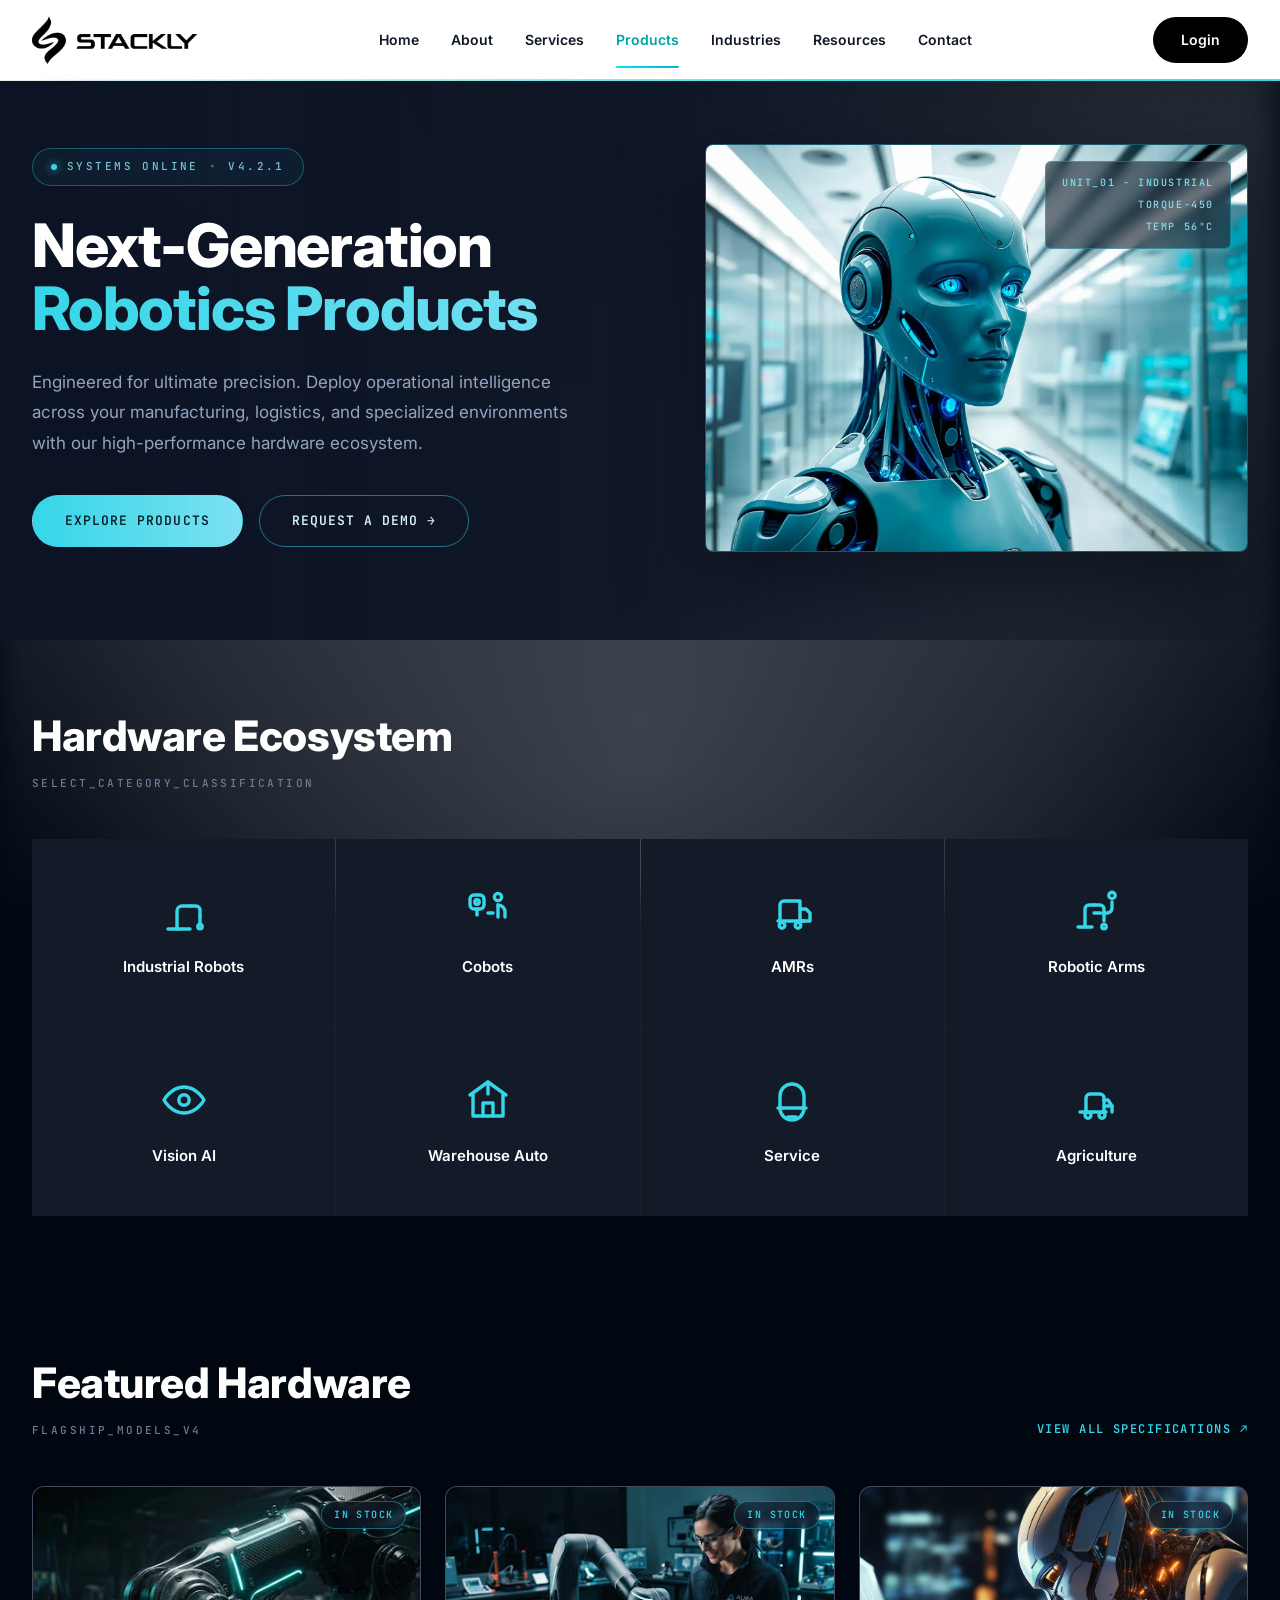
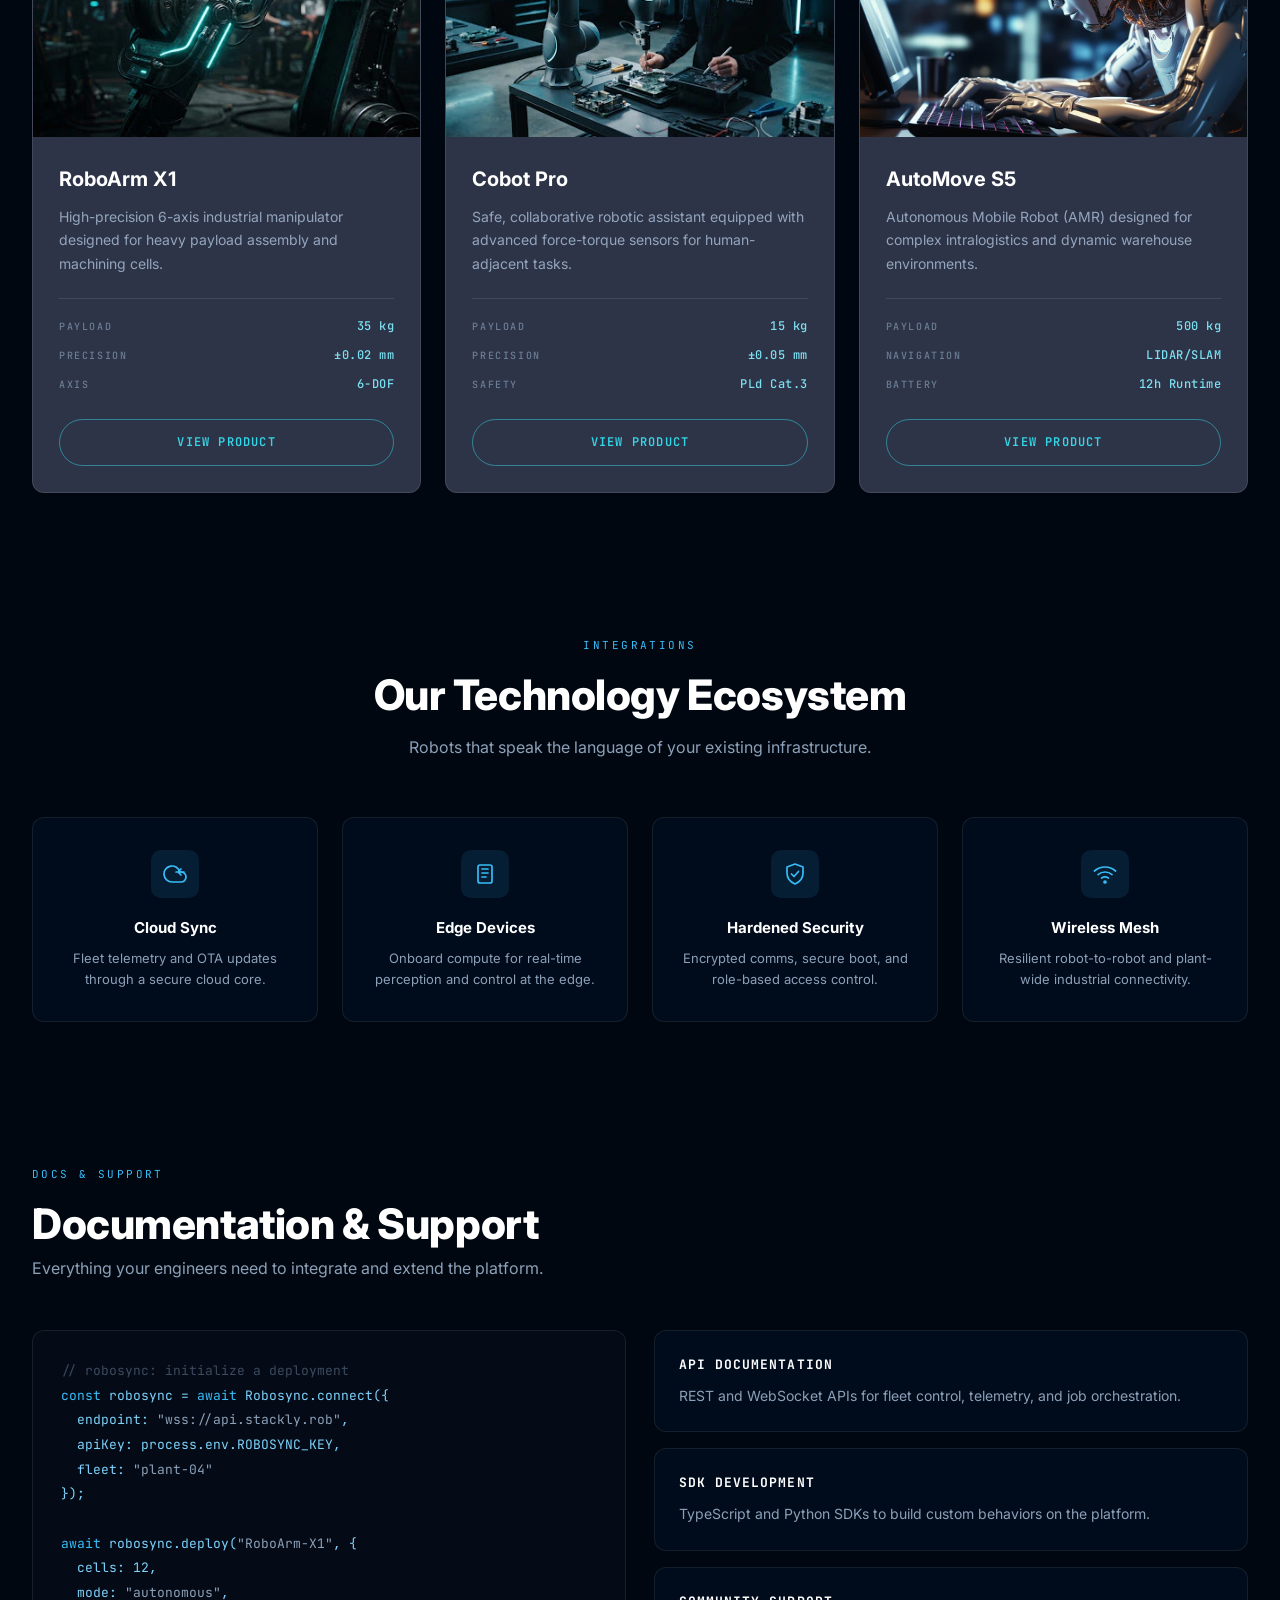
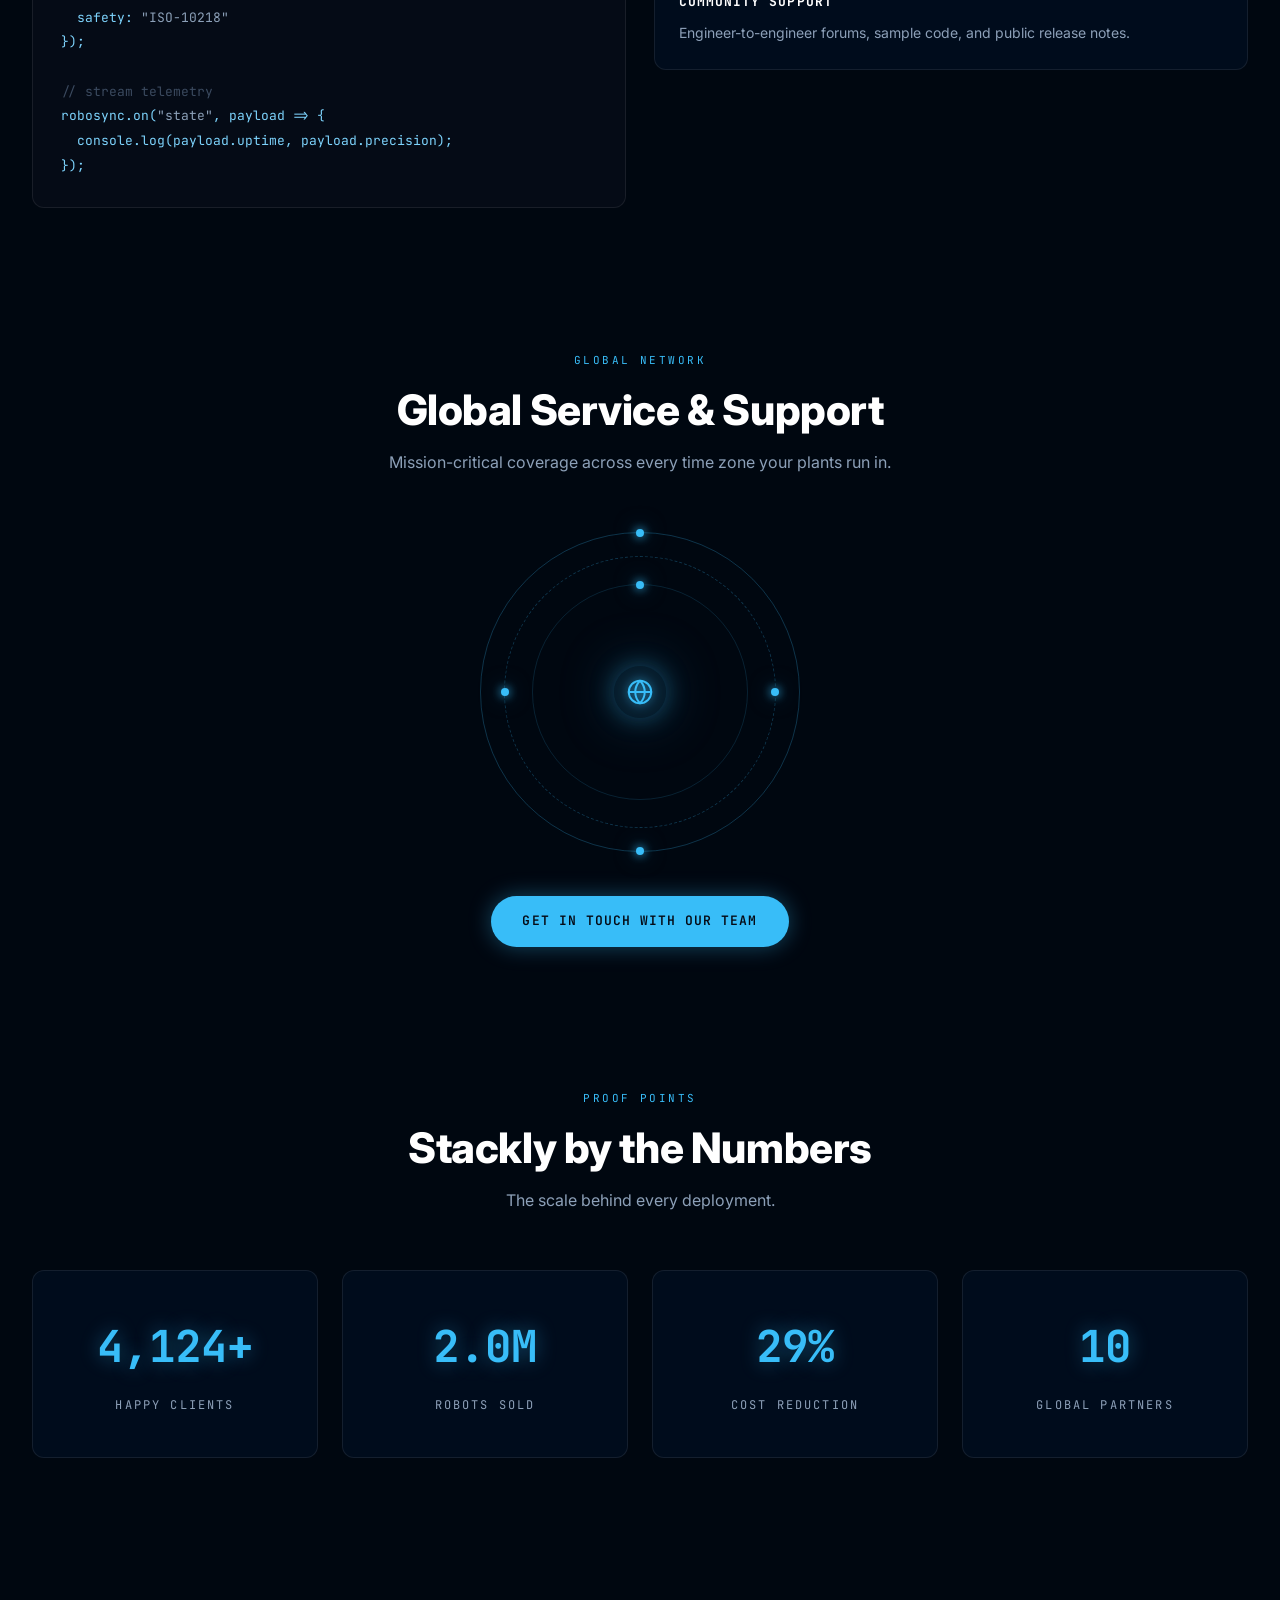
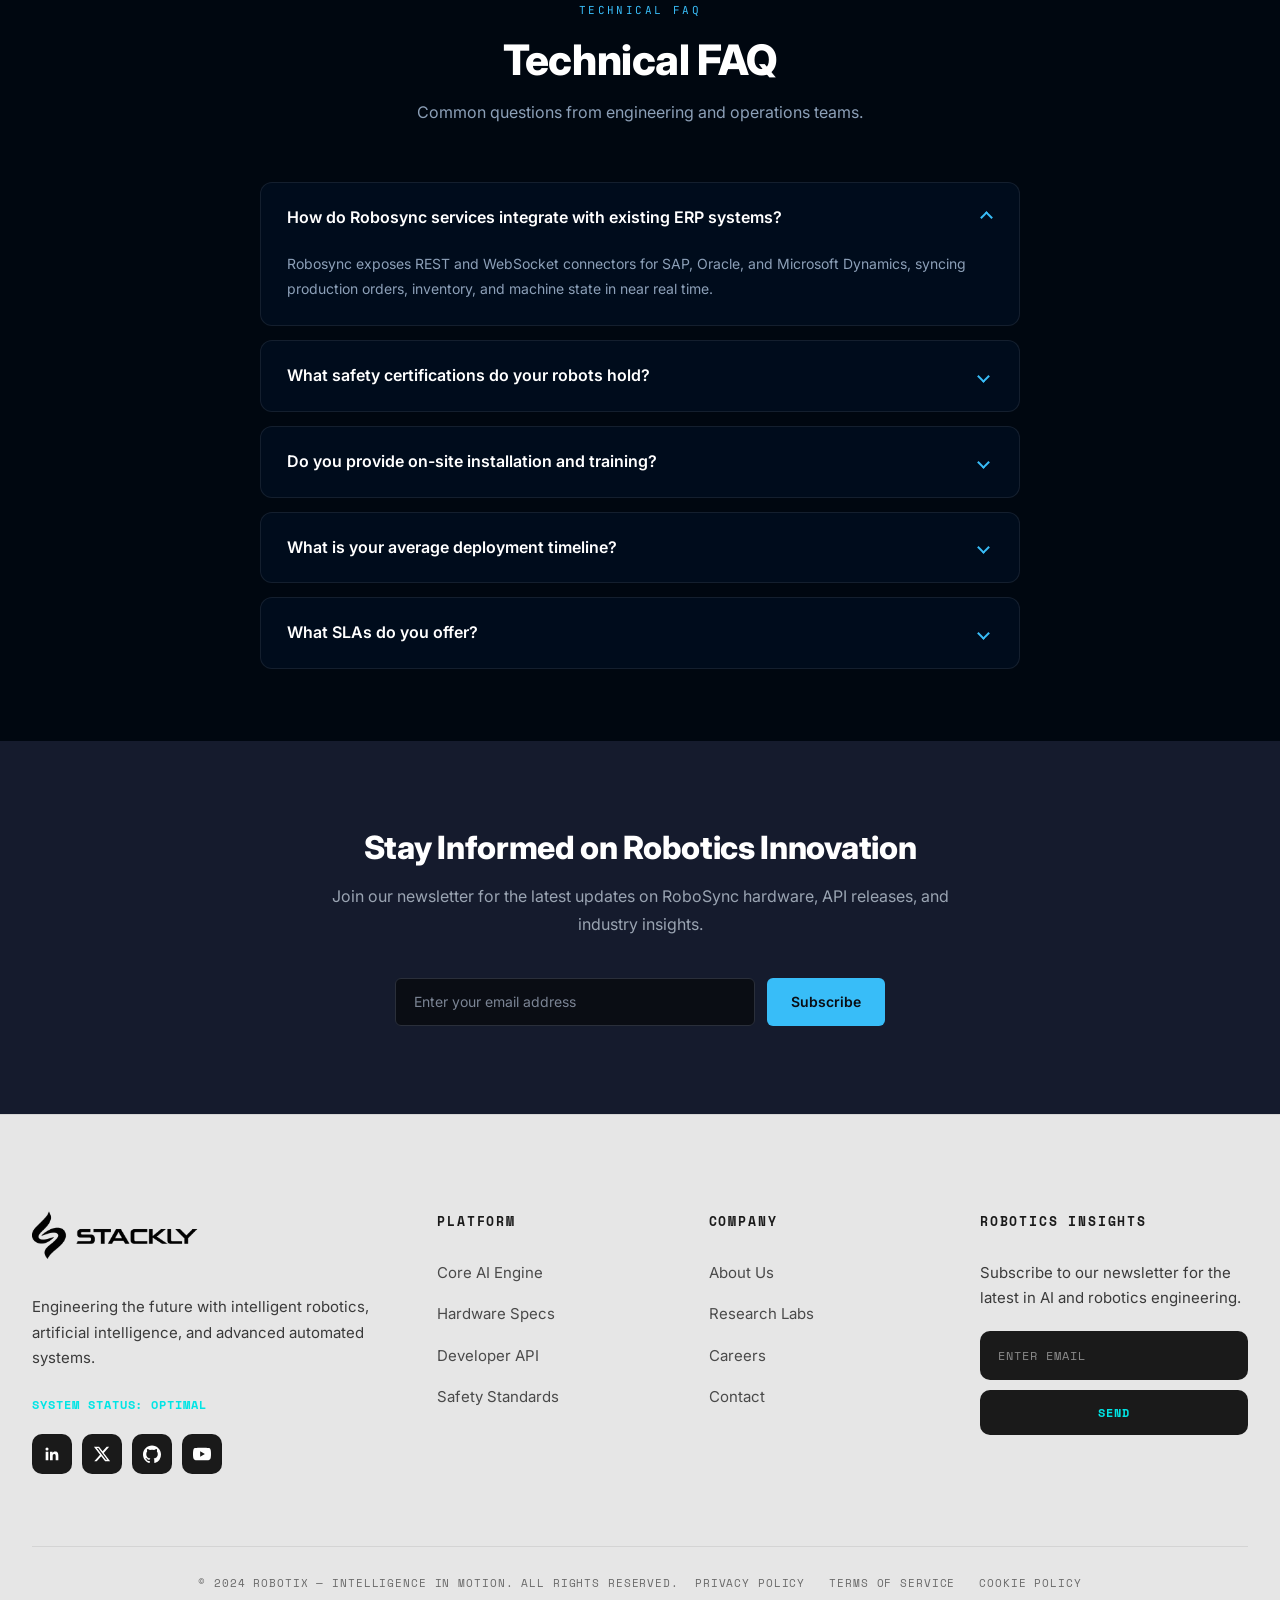
<file: products.html>
<!DOCTYPE html>
<html lang="en">
<head>
  <meta charset="UTF-8">
  <meta name="viewport" content="width=device-width, initial-scale=1.0">
  <title>STACKLY — Products | Robotics That Move Industry Forward</title>
  <link rel="preconnect" href="https://fonts.googleapis.com">
  <link rel="preconnect" href="https://fonts.gstatic.com" crossorigin>
  <link href="https://fonts.googleapis.com/css2?family=Inter:wght@300;400;500;600;700;800&family=JetBrains+Mono:wght@500&family=Space+Mono:wght@400;700&display=swap" rel="stylesheet">
  <link rel="stylesheet" href="css/styles.css">
  <link rel="stylesheet" href="css/products.css">
</head>
<body>

  <!-- Header / Navigation -->
  <header class="site-header">
    <div class="container header-inner">
      <a href="index.html" class="logo">
        <img src="assets/images/home/nav-logo.webp" alt="STACKLY">
      </a>

      <nav class="main-nav" id="mainNav">
        <div class="main-nav-head">
          <span class="main-nav-label">Navigation</span>
        </div>
        <ul class="nav-list">
          <li><a href="index.html" class="nav-link">Home</a></li>
          <li><a href="about.html" class="nav-link">About</a></li>
          <li><a href="services.html" class="nav-link">Services</a></li>
          <li><a href="products.html" class="nav-link active">Products</a></li>
          <li><a href="industries.html" class="nav-link">Industries</a></li>
          <li><a href="resources.html" class="nav-link">Resources</a></li>
          <li><a href="contact.html" class="nav-link">Contact</a></li>
        </ul>
        <div class="main-nav-foot">
          <a href="login.html" class="btn nav-login-btn">Login</a>
          <span class="nav-status"><span class="nav-status-dot"></span>Systems Online</span>
        </div>
      </nav>

      <a href="login.html" class="btn header-cta">Login</a>

      <button class="mobile-menu-toggle" id="mobileMenuToggle" aria-label="Toggle menu">
        <span></span>
        <span></span>
        <span></span>
      </button>
    </div>
  </header>

  <main>

    <!-- Hero -->
    <section class="ph-hero">
      <div class="container ph-hero-grid">
        <div class="ph-copy">
          <span class="ph-badge">
            <span class="ph-dot" aria-hidden="true"></span>
            Systems Online<span class="ph-sep" aria-hidden="true">&bull;</span>V4.2.1
          </span>
          <h1 class="ph-title">
            Next-Generation
            <span class="ph-title-grad">Robotics Products</span>
          </h1>
          <p class="ph-text">Engineered for ultimate precision. Deploy operational intelligence across your manufacturing, logistics, and specialized environments with our high-performance hardware ecosystem.</p>
          <div class="ph-actions">
            <a href="404.html" class="ph-btn ph-btn-primary">Explore Products</a>
            <a href="404.html" class="ph-btn ph-btn-outline">Request a Demo &rarr;</a>
          </div>
        </div>
        <div class="ph-media-card">
          <img src="assets/images/product/hero-img.webp" alt="STACKLY UNIT_01 industrial robot head unit">
          <div class="ph-telemetry" aria-label="Unit telemetry">
            <span>UNIT_01 - INDUSTRIAL</span>
            <span>TORQUE-450</span>
            <span>TEMP 56&deg;C</span>
          </div>
        </div>
      </div>
    </section>

    <!-- Hardware Ecosystem -->
    <section class="ph-eco">
      <div class="container">
        <div class="ph-eco-head">
          <h2 class="ph-eco-title">Hardware Ecosystem</h2>
          <span class="ph-eco-sub">Select_Category_Classification</span>
        </div>
        <div class="ph-eco-grid">
          <article class="ph-eco-card">
            <div class="ph-eco-icon" aria-hidden="true">
              <svg width="48" height="48" viewBox="0 0 24 24" fill="none" stroke="currentColor" stroke-width="1.7" stroke-linecap="round" stroke-linejoin="round">
                <path d="M4 21h11"/>
                <path d="M8.5 21v-9a2.5 2.5 0 0 1 2.5-2.5H15"/>
                <path d="M15 9.5h3a2 2 0 0 1 2 2v3"/>
                <path d="M20 14.5V19"/>
                <circle cx="20" cy="19.8" r="1.1"/>
              </svg>
            </div>
            <span class="ph-eco-label">Industrial Robots</span>
          </article>
          <article class="ph-eco-card">
            <div class="ph-eco-icon" aria-hidden="true">
              <svg width="48" height="48" viewBox="0 0 24 24" fill="none" stroke="currentColor" stroke-width="1.7" stroke-linecap="round" stroke-linejoin="round">
                <rect x="3" y="4" width="7" height="7" rx="2"/>
                <circle cx="6.5" cy="7.5" r="1.1"/>
                <path d="M6.5 11v3"/>
                <circle cx="17" cy="5" r="1.8"/>
                <path d="M17 9v6"/>
                <path d="M17 9a3.5 3.5 0 0 1 3.5 3.5V15"/>
                <path d="M14.5 13h-2.5"/>
              </svg>
            </div>
            <span class="ph-eco-label">Cobots</span>
          </article>
          <article class="ph-eco-card">
            <div class="ph-eco-icon" aria-hidden="true">
              <svg width="48" height="48" viewBox="0 0 24 24" fill="none" stroke="currentColor" stroke-width="1.7" stroke-linecap="round" stroke-linejoin="round">
                <path d="M5 17h13"/>
                <path d="M6 17V9a2 2 0 0 1 2-2h8v10"/>
                <path d="M16 11h3l2 2v4h-5"/>
                <circle cx="7" cy="19.2" r="1.4"/>
                <circle cx="15" cy="19.2" r="1.4"/>
              </svg>
            </div>
            <span class="ph-eco-label">AMRs</span>
          </article>
          <article class="ph-eco-card">
            <div class="ph-eco-icon" aria-hidden="true">
              <svg width="48" height="48" viewBox="0 0 24 24" fill="none" stroke="currentColor" stroke-width="1.7" stroke-linecap="round" stroke-linejoin="round">
                <path d="M3 20h7"/>
                <path d="M6.5 20v-9a2 2 0 0 1 2-2h2.5"/>
                <path d="M11 9h3a2 2 0 0 1 2 2v3"/>
                <path d="M16 14v3"/>
                <circle cx="16" cy="19.8" r="1.1"/>
                <circle cx="20" cy="4.2" r="1.6"/>
                <path d="M20 7.5v3a2.5 2.5 0 0 1-2.5 2.5H16"/>
                <path d="M14.5 13H11"/>
              </svg>
            </div>
            <span class="ph-eco-label">Robotic Arms</span>
          </article>
          <article class="ph-eco-card">
            <div class="ph-eco-icon" aria-hidden="true">
              <svg width="48" height="48" viewBox="0 0 24 24" fill="none" stroke="currentColor" stroke-width="1.7" stroke-linecap="round" stroke-linejoin="round">
                <path d="M2 12s3.5-6.5 10-6.5S22 12 22 12s-3.5 6.5-10 6.5S2 12 2 12z"/>
                <circle cx="12" cy="12" r="2.6"/>
              </svg>
            </div>
            <span class="ph-eco-label">Vision AI</span>
          </article>
          <article class="ph-eco-card">
            <div class="ph-eco-icon" aria-hidden="true">
              <svg width="48" height="48" viewBox="0 0 24 24" fill="none" stroke="currentColor" stroke-width="1.7" stroke-linecap="round" stroke-linejoin="round">
                <path d="M3 9.5 12 3l9 6.5"/>
                <path d="M4.5 9v11h15V9"/>
                <path d="M9.5 20v-6.5h5V20"/>
                <path d="M12 3v6"/>
              </svg>
            </div>
            <span class="ph-eco-label">Warehouse Auto</span>
          </article>
          <article class="ph-eco-card">
            <div class="ph-eco-icon" aria-hidden="true">
              <svg width="48" height="48" viewBox="0 0 24 24" fill="none" stroke="currentColor" stroke-width="1.7" stroke-linecap="round" stroke-linejoin="round">
                <path d="M6 16a4.5 4.5 0 0 0 12 0"/>
                <path d="M5 16h14"/>
                <path d="M6 16v-6a6 6 0 0 1 12 0v6"/>
                <path d="M10 20.5h4"/>
              </svg>
            </div>
            <span class="ph-eco-label">Service</span>
          </article>
          <article class="ph-eco-card">
            <div class="ph-eco-icon" aria-hidden="true">
              <svg width="48" height="48" viewBox="0 0 24 24" fill="none" stroke="currentColor" stroke-width="1.7" stroke-linecap="round" stroke-linejoin="round">
                <path d="M4 18h13"/>
                <path d="M7 18v-7a2 2 0 0 1 2-2h5a2 2 0 0 1 2 2v7"/>
                <path d="M16 12h2l2 3v3"/>
                <path d="M17 15h3"/>
                <circle cx="8" cy="19.6" r="1.5"/>
                <circle cx="15" cy="19.6" r="1.5"/>
              </svg>
            </div>
            <span class="ph-eco-label">Agriculture</span>
          </article>
        </div>
      </div>
    </section>

    <!-- Featured Hardware -->
    <section class="ph-featured" id="featured">
      <div class="container">
        <div class="ph-featured-head">
          <div>
            <h2 class="ph-featured-title">Featured Hardware</h2>
            <span class="ph-featured-sub">Flagship_Models_V4</span>
          </div>
          <a href="404.html" class="ph-featured-link">View All Specifications &nearr;</a>
        </div>
        <div class="ph-featured-grid">
          <article class="ph-featured-card">
            <div class="ph-featured-media">
              <img src="assets/images/product/feature-1.webp" alt="RoboArm X1 industrial manipulator">
              <span class="ph-stock">In Stock</span>
            </div>
            <div class="ph-featured-body">
              <h3 class="ph-featured-name">RoboArm X1</h3>
              <p class="ph-featured-desc">High-precision 6-axis industrial manipulator designed for heavy payload assembly and machining cells.</p>
              <ul class="ph-specs">
                <li><span class="ph-spec-label">Payload</span><span class="ph-spec-value">35 kg</span></li>
                <li><span class="ph-spec-label">Precision</span><span class="ph-spec-value">&plusmn;0.02 mm</span></li>
                <li><span class="ph-spec-label">Axis</span><span class="ph-spec-value">6-DOF</span></li>
              </ul>
              <a href="404.html" class="ph-spec-btn">View Product</a>
            </div>
          </article>
          <article class="ph-featured-card">
            <div class="ph-featured-media">
              <img src="assets/images/product/feature-2.webp" alt="Cobot Pro collaborative robot">
              <span class="ph-stock">In Stock</span>
            </div>
            <div class="ph-featured-body">
              <h3 class="ph-featured-name">Cobot Pro</h3>
              <p class="ph-featured-desc">Safe, collaborative robotic assistant equipped with advanced force-torque sensors for human-adjacent tasks.</p>
              <ul class="ph-specs">
                <li><span class="ph-spec-label">Payload</span><span class="ph-spec-value">15 kg</span></li>
                <li><span class="ph-spec-label">Precision</span><span class="ph-spec-value">&plusmn;0.05 mm</span></li>
                <li><span class="ph-spec-label">Safety</span><span class="ph-spec-value">PLd Cat.3</span></li>
              </ul>
              <a href="404.html" class="ph-spec-btn">View Product</a>
            </div>
          </article>
          <article class="ph-featured-card">
            <div class="ph-featured-media">
              <img src="assets/images/product/feature-3.webp" alt="AutoMove S5 autonomous mobile robot">
              <span class="ph-stock">In Stock</span>
            </div>
            <div class="ph-featured-body">
              <h3 class="ph-featured-name">AutoMove S5</h3>
              <p class="ph-featured-desc">Autonomous Mobile Robot (AMR) designed for complex intralogistics and dynamic warehouse environments.</p>
              <ul class="ph-specs">
                <li><span class="ph-spec-label">Payload</span><span class="ph-spec-value">500 kg</span></li>
                <li><span class="ph-spec-label">Navigation</span><span class="ph-spec-value">LIDAR/SLAM</span></li>
                <li><span class="ph-spec-label">Battery</span><span class="ph-spec-value">12h Runtime</span></li>
              </ul>
              <a href="404.html" class="ph-spec-btn">View Product</a>
            </div>
          </article>
        </div>
      </div>
    </section>

    <!-- Technology ecosystem -->
    <section class="s2-section">
      <div class="container">
        <span class="s2-label center">Integrations</span>
        <h2 class="s2-title center">Our Technology Ecosystem</h2>
        <p class="s2-sub center" style="margin-bottom:56px;">Robots that speak the language of your existing infrastructure.</p>
        <div class="s2-eco-grid">
          <div class="s2-eco-card">
            <div class="s2-icon">
              <svg width="24" height="24" viewBox="0 0 24 24" fill="none" stroke="currentColor" stroke-width="1.7" stroke-linecap="round" stroke-linejoin="round" aria-hidden="true">
                <path d="M18 10h-1.26A8 8 0 1 0 9 20h9a5 5 0 0 0 0-10z"/>
                <path d="M18 13l-3-3 3-3M13 10h8"/>
              </svg>
            </div>
            <h3 class="s2-eco-title">Cloud Sync</h3>
            <p class="s2-eco-text">Fleet telemetry and OTA updates through a secure cloud core.</p>
          </div>
          <div class="s2-eco-card">
            <div class="s2-icon">
              <svg width="24" height="24" viewBox="0 0 24 24" fill="none" stroke="currentColor" stroke-width="1.7" stroke-linecap="round" stroke-linejoin="round" aria-hidden="true">
                <rect x="5" y="3" width="14" height="18" rx="2"/>
                <path d="M9 7h6M9 11h6M9 15h4"/>
              </svg>
            </div>
            <h3 class="s2-eco-title">Edge Devices</h3>
            <p class="s2-eco-text">Onboard compute for real-time perception and control at the edge.</p>
          </div>
          <div class="s2-eco-card">
            <div class="s2-icon">
              <svg width="24" height="24" viewBox="0 0 24 24" fill="none" stroke="currentColor" stroke-width="1.7" stroke-linecap="round" stroke-linejoin="round" aria-hidden="true">
                <path d="M12 2l8 3v6c0 5-3.5 9-8 11-4.5-2-8-6-8-11V5l8-3z"/>
                <path d="M8.5 12l2.5 2.5 4.5-5"/>
              </svg>
            </div>
            <h3 class="s2-eco-title">Hardened Security</h3>
            <p class="s2-eco-text">Encrypted comms, secure boot, and role-based access control.</p>
          </div>
          <div class="s2-eco-card">
            <div class="s2-icon">
              <svg width="24" height="24" viewBox="0 0 24 24" fill="none" stroke="currentColor" stroke-width="1.7" stroke-linecap="round" stroke-linejoin="round" aria-hidden="true">
                <path d="M5 12.55a11 11 0 0 1 14.08 0"/>
                <path d="M1.42 9a16 16 0 0 1 21.16 0"/>
                <path d="M8.53 16.11a6 6 0 0 1 6.95 0"/>
                <circle cx="12" cy="20" r="1"/>
              </svg>
            </div>
            <h3 class="s2-eco-title">Wireless Mesh</h3>
            <p class="s2-eco-text">Resilient robot-to-robot and plant-wide industrial connectivity.</p>
          </div>
        </div>
      </div>
    </section>

    <!-- Documentation & support -->
    <section class="s2-section">
      <div class="container">
        <div class="s2-head-row">
          <div>
            <span class="s2-label">Docs &amp; Support</span>
            <h2 class="s2-title" style="margin-bottom:8px;">Documentation &amp; Support</h2>
            <p class="s2-sub">Everything your engineers need to integrate and extend the platform.</p>
          </div>
        </div>
        <div class="s2-docs">
          <pre class="s2-code" aria-label="Robosync API example"><span class="c-dim">// robosync: initialize a deployment</span>
<span class="c-fn">const</span> robosync = <span class="c-fn">await</span> Robosync.connect({
  endpoint: <span class="c-str">"wss://api.stackly.rob"</span>,
  apiKey: process.env.ROBOSYNC_KEY,
  fleet: <span class="c-str">"plant-04"</span>
});

<span class="c-fn">await</span> robosync.deploy(<span class="c-str">"RoboArm-X1"</span>, {
  cells: 12,
  mode: <span class="c-str">"autonomous"</span>,
  safety: <span class="c-str">"ISO-10218"</span>
});

<span class="c-dim">// stream telemetry</span>
robosync.on(<span class="c-str">"state"</span>, payload => {
  console.log(payload.uptime, payload.precision);
});</pre>
          <div class="s2-docs-list">
            <div class="s2-doc-row">
              <h3 class="s2-doc-title">API Documentation</h3>
              <p class="s2-doc-text">REST and WebSocket APIs for fleet control, telemetry, and job orchestration.</p>
            </div>
            <div class="s2-doc-row">
              <h3 class="s2-doc-title">SDK Development</h3>
              <p class="s2-doc-text">TypeScript and Python SDKs to build custom behaviors on the platform.</p>
            </div>
            <div class="s2-doc-row">
              <h3 class="s2-doc-title">Community Support</h3>
              <p class="s2-doc-text">Engineer-to-engineer forums, sample code, and public release notes.</p>
            </div>
          </div>
        </div>
      </div>
    </section>

    <!-- Global service & support -->
    <section class="s2-section">
      <div class="container">
        <span class="s2-label center">Global Network</span>
        <h2 class="s2-title center">Global Service &amp; Support</h2>
        <p class="s2-sub center" style="margin-bottom:56px;">Mission-critical coverage across every time zone your plants run in.</p>
        <div class="s2-orbit-wrap">
          <div class="s2-orbit" aria-hidden="true">
            <div class="s2-ring r1"><span class="s2-sat top"></span><span class="s2-sat bottom"></span></div>
            <div class="s2-ring r2"><span class="s2-sat right"></span><span class="s2-sat left"></span></div>
            <div class="s2-ring r3"><span class="s2-sat top"></span></div>
            <div class="s2-core" aria-hidden="true">
              <svg width="30" height="30" viewBox="0 0 24 24" fill="none" stroke="currentColor" stroke-width="1.6" stroke-linecap="round" stroke-linejoin="round">
                <circle cx="12" cy="12" r="9"/>
                <path d="M3 12h18"/>
                <path d="M12 3c2.4 2.5 3.8 5.5 3.8 9s-1.4 6.5-3.8 9c-2.4-2.5-3.8-5.5-3.8-9S9.6 5.5 12 3z"/>
              </svg>
            </div>
          </div>
        </div>
        <div style="text-align:center;">
          <a href="404.html" class="s2-btn s2-btn-accent">Get in touch with our team</a>
        </div>
      </div>
    </section>

    <!-- By the numbers -->
    <section class="s2-section">
      <div class="container">
        <span class="s2-label center">Proof Points</span>
        <h2 class="s2-title center">Stackly by the Numbers</h2>
        <p class="s2-sub center" style="margin-bottom:56px;">The scale behind every deployment.</p>
        <div class="s2-stats">
          <div class="s2-stat">
            <span class="s2-stat-num" data-count="5000" data-suffix="+">0</span>
            <span class="s2-stat-label">Happy Clients</span>
          </div>
          <div class="s2-stat">
            <span class="s2-stat-num" data-count="2.4" data-suffix="M">0</span>
            <span class="s2-stat-label">Robots Sold</span>
          </div>
          <div class="s2-stat">
            <span class="s2-stat-num" data-count="35" data-suffix="%">0</span>
            <span class="s2-stat-label">Cost Reduction</span>
          </div>
          <div class="s2-stat">
            <span class="s2-stat-num" data-count="12" data-suffix="">0</span>
            <span class="s2-stat-label">Global Partners</span>
          </div>
        </div>
      </div>
    </section>

    <!-- Technical FAQ -->
    <section class="s2-section" id="faq">
      <div class="container">
        <span class="s2-label center">Technical FAQ</span>
        <h2 class="s2-title center">Technical FAQ</h2>
        <p class="s2-sub center" style="margin-bottom:56px;">Common questions from engineering and operations teams.</p>
        <div class="s2-faq-list">
          <details class="s2-faq-item" open>
            <summary>
              <span class="s2-faq-q">How do Robosync services integrate with existing ERP systems?</span>
              <span class="s2-faq-caret" aria-hidden="true"></span>
            </summary>
            <p class="s2-faq-a">Robosync exposes REST and WebSocket connectors for SAP, Oracle, and Microsoft Dynamics, syncing production orders, inventory, and machine state in near real time.</p>
          </details>
          <details class="s2-faq-item">
            <summary>
              <span class="s2-faq-q">What safety certifications do your robots hold?</span>
              <span class="s2-faq-caret" aria-hidden="true"></span>
            </summary>
            <p class="s2-faq-a">All platforms are certified to ISO 10218 and ISO/TS 15066, with CE, UL, and functional-safety SIL-3 rated controllers on collaborative models.</p>
          </details>
          <details class="s2-faq-item">
            <summary>
              <span class="s2-faq-q">Do you provide on-site installation and training?</span>
              <span class="s2-faq-caret" aria-hidden="true"></span>
            </summary>
            <p class="s2-faq-a">Yes. Every deployment includes on-site commissioning and operator/technician certification training delivered at your facility or a regional platform center.</p>
          </details>
          <details class="s2-faq-item">
            <summary>
              <span class="s2-faq-q">What is your average deployment timeline?</span>
              <span class="s2-faq-caret" aria-hidden="true"></span>
            </summary>
            <p class="s2-faq-a">Typical single-cell deployments take 8–12 weeks from specification to production. Fleet-scale rollouts are phased and parallelized to minimize line downtime.</p>
          </details>
          <details class="s2-faq-item">
            <summary>
              <span class="s2-faq-q">What SLAs do you offer?</span>
              <span class="s2-faq-caret" aria-hidden="true"></span>
            </summary>
            <p class="s2-faq-a">We offer 99.5% uptime SLAs with 4-hour remote response and 24-hour on-site response in supported regions, plus hardware replacement guarantees.</p>
          </details>
        </div>
      </div>
    </section>

    <!-- CTA / Newsletter -->
    <section class="nl-section" id="cta">
      <div class="container">
        <div class="nl-inner">
          <h2 class="nl-title">Stay Informed on Robotics Innovation</h2>
          <p class="nl-sub">Join our newsletter for the latest updates on RoboSync hardware, API releases, and industry insights.</p>
          <form class="nl-form" id="newsForm" novalidate>
            <label class="nl-sr-only" for="newsEmail">Email address</label>
            <input id="newsEmail" type="email" placeholder="Enter your email address" required aria-label="Email address" autocomplete="email">
            <button onclick="event.preventDefault();window.location.href='404.html'" type="submit" class="nl-btn">Subscribe</button>
          </form>
          <p class="nl-success" id="newsSuccess" role="status" hidden>Subscribed. Welcome to the Stackly network.</p>
        </div>
      </div>
    </section>

  </main>

  <!-- Footer -->
  <footer class="site-footer">
    <div class="container">
      <div class="footer-top">
        <div class="footer-brand">
          <a href="index.html" class="footer-logo">
            <img src="assets/images/home/nav-logo.webp" alt="STACKLY">
          </a>
          <p class="footer-tagline">Engineering the future with intelligent robotics, artificial intelligence, and advanced automated systems.</p>
          <p class="footer-status">System Status: <span class="footer-status-value">Optimal</span></p>
          <div class="footer-social">
          <a href="404.html" aria-label="LinkedIn">
            <svg viewBox="0 0 24 24" fill="currentColor" aria-hidden="true"><path d="M20.447 20.452h-3.554v-5.569c0-1.328-.027-3.037-1.852-3.037-1.853 0-2.136 1.445-2.136 2.939v5.667H9.351V9h3.414v1.561h.046c.477-.9 1.637-1.85 3.37-1.85 3.601 0 4.267 2.37 4.267 5.455v6.286zM5.337 7.433a2.062 2.062 0 1 1 0-4.124 2.062 2.062 0 0 1 0 4.124zM7.119 20.452H3.554V9h3.565v11.452z"/></svg>
          </a>
          <a href="404.html" aria-label="X (Twitter)">
            <svg viewBox="0 0 24 24" fill="currentColor" aria-hidden="true"><path d="M18.244 2.25h3.308l-7.227 8.26 8.502 11.24H16.17l-5.214-6.817L4.99 21.75H1.68l7.73-8.835L1.254 2.25H8.08l4.713 6.231zm-1.161 17.52h1.833L7.084 4.126H5.117z"/></svg>
          </a>
          <a href="404.html" aria-label="GitHub">
            <svg viewBox="0 0 24 24" fill="currentColor" aria-hidden="true"><path d="M12 .5C5.37.5 0 5.87 0 12.5c0 5.3 3.44 9.8 8.21 11.39.6.11.82-.26.82-.58v-2.03c-3.34.73-4.04-1.61-4.04-1.61-.55-1.39-1.33-1.76-1.33-1.76-1.09-.74.08-.73.08-.73 1.2.09 1.84 1.24 1.84 1.24 1.07 1.83 2.81 1.3 3.5 1 .1-.78.42-1.31.76-1.61-2.66-.3-5.47-1.33-5.47-5.93 0-1.31.47-2.38 1.24-3.22-.13-.3-.54-1.52.12-3.18 0 0 1.01-.32 3.3 1.23a11.5 11.5 0 0 1 6.01 0c2.29-1.55 3.3-1.23 3.3-1.23.66 1.66.25 2.88.12 3.18.77.84 1.24 1.91 1.24 3.22 0 4.61-2.81 5.63-5.48 5.92.43.37.81 1.1.81 2.22v3.29c0 .32.22.7.83.58A12 12 0 0 0 24 12.5C24 5.87 18.63.5 12 .5z"/></svg>
          </a>
          <a href="404.html" aria-label="YouTube">
            <svg viewBox="0 0 24 24" fill="currentColor" aria-hidden="true"><path d="M23.498 6.186a3.016 3.016 0 0 0-2.122-2.136C19.505 3.545 12 3.545 12 3.545s-7.505 0-9.377.505A3.017 3.017 0 0 0 .502 6.186C0 8.07 0 12 0 12s0 3.93.502 5.814a3.016 3.016 0 0 0 2.122 2.136c1.871.505 9.376.505 9.376.505s7.505 0 9.377-.505a3.015 3.015 0 0 0 2.122-2.136C24 15.93 24 12 24 12s0-3.93-.502-5.814zM9.545 15.568V8.432L15.818 12l-6.273 3.568z"/></svg>
          </a>
        </div>
        </div>

        <div class="footer-col">
          <h4 class="footer-col-title">Platform</h4>
          <ul class="footer-links">
            <li><a href="404.html">Core AI Engine</a></li>
            <li><a href="404.html">Hardware Specs</a></li>
            <li><a href="404.html">Developer API</a></li>
            <li><a href="404.html">Safety Standards</a></li>
          </ul>
        </div>

        <div class="footer-col">
          <h4 class="footer-col-title">Company</h4>
          <ul class="footer-links">
            <li><a href="404.html">About Us</a></li>
            <li><a href="404.html">Research Labs</a></li>
            <li><a href="404.html">Careers</a></li>
            <li><a href="404.html">Contact</a></li>
          </ul>
        </div>

        <div class="footer-col footer-newsletter">
          <h4 class="footer-col-title">Robotics Insights</h4>
          <p class="footer-newsletter-text">Subscribe to our newsletter for the latest in AI and robotics engineering.</p>
          <form class="newsletter-form" id="footerNewsForm" novalidate>
            <input type="email" id="footerNewsEmail" placeholder="ENTER EMAIL" required aria-label="Email address">
            <button type="submit" class="newsletter-btn">Send</button>
            <span class="newsletter-success" id="footerNewsSuccess" role="status"></span>
          </form>
        </div>
      </div>

      <div class="footer-bottom">
        <p class="footer-copyright">&copy; 2024 Robotix &mdash; Intelligence in Motion. All rights reserved.</p>
        <div class="footer-legal">
          <a href="404.html">Privacy Policy</a>
          <a href="404.html">Terms of Service</a>
          <a href="404.html">Cookie Policy</a>
        </div>
      </div>
    </div>
  </footer>

  <script src="js/main.js"></script>
  <script>
    (function () {
      // FAQ accordion - only one open at a time
      var faqItems = document.querySelectorAll('.s2-faq-item');
      faqItems.forEach(function (item) {
        item.addEventListener('toggle', function () {
          if (item.open) {
            faqItems.forEach(function (other) {
              if (other !== item && other.open) {
                other.open = false;
              }
            });
          }
        });
      });

      // Stat counters - animate when scrolled into view
      function animateStat(el) {
        var raw = el.getAttribute('data-count');
        var target = parseFloat(raw);
        var decimals = (String(raw).split('.')[1] || '').length;
        var suffix = el.getAttribute('data-suffix') || '';
        var duration = 1400;
        var start = null;

        function step(ts) {
          if (!start) start = ts;
          var p = Math.min((ts - start) / duration, 1);
          var eased = 1 - Math.pow(1 - p, 3);
          var value = target * eased;
          el.textContent = value.toLocaleString('en-US', {
            minimumFractionDigits: decimals,
            maximumFractionDigits: decimals
          }) + suffix;
          if (p < 1) requestAnimationFrame(step);
        }
        requestAnimationFrame(step);
      }

      var stats = document.querySelectorAll('[data-count]');
      if ('IntersectionObserver' in window) {
        var io = new IntersectionObserver(function (entries) {
          entries.forEach(function (entry) {
            if (entry.isIntersecting) {
              animateStat(entry.target);
              io.unobserve(entry.target);
            }
          });
        }, { threshold: 0.4 });
        stats.forEach(function (stat) { io.observe(stat); });
      } else {
        stats.forEach(function (stat) { animateStat(stat); });
      }

      // Newsletter
      var newsForm = document.getElementById('newsForm');
      var newsSuccess = document.getElementById('newsSuccess');
      var successTimer = null;
      if (newsForm) {
        newsForm.addEventListener('submit', function (e) {
          e.preventDefault();
          if (!newsForm.checkValidity()) {
            newsForm.reportValidity();
            return;
          }
          var input = newsForm.querySelector('input[type="email"]');
          input.value = '';
          if (newsSuccess) {
            newsSuccess.hidden = false;
            newsSuccess.classList.add('is-visible');
            if (successTimer) clearTimeout(successTimer);
            successTimer = setTimeout(function () {
              newsSuccess.classList.remove('is-visible');
              setTimeout(function () { newsSuccess.hidden = true; }, 400);
            }, 4000);
          }
        });
      }
    })();
  </script>
</body>
</html>
</file>
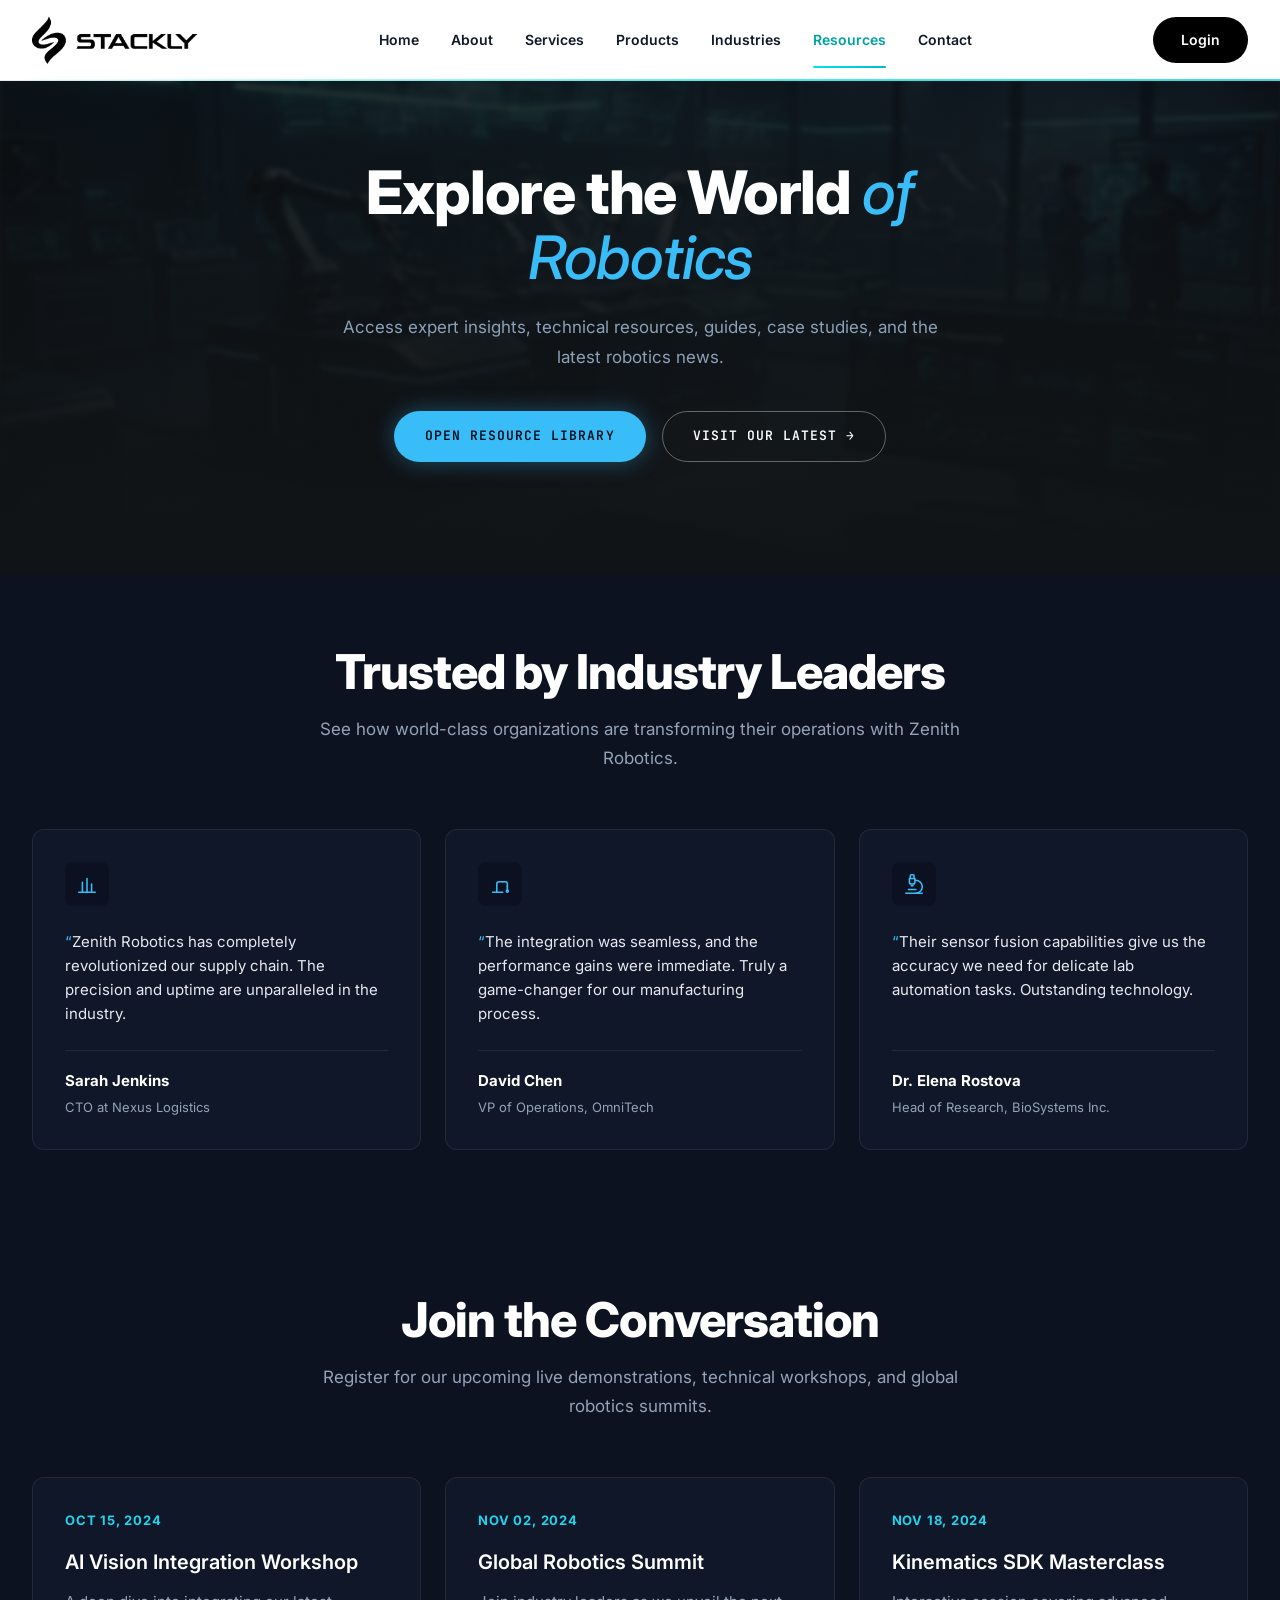
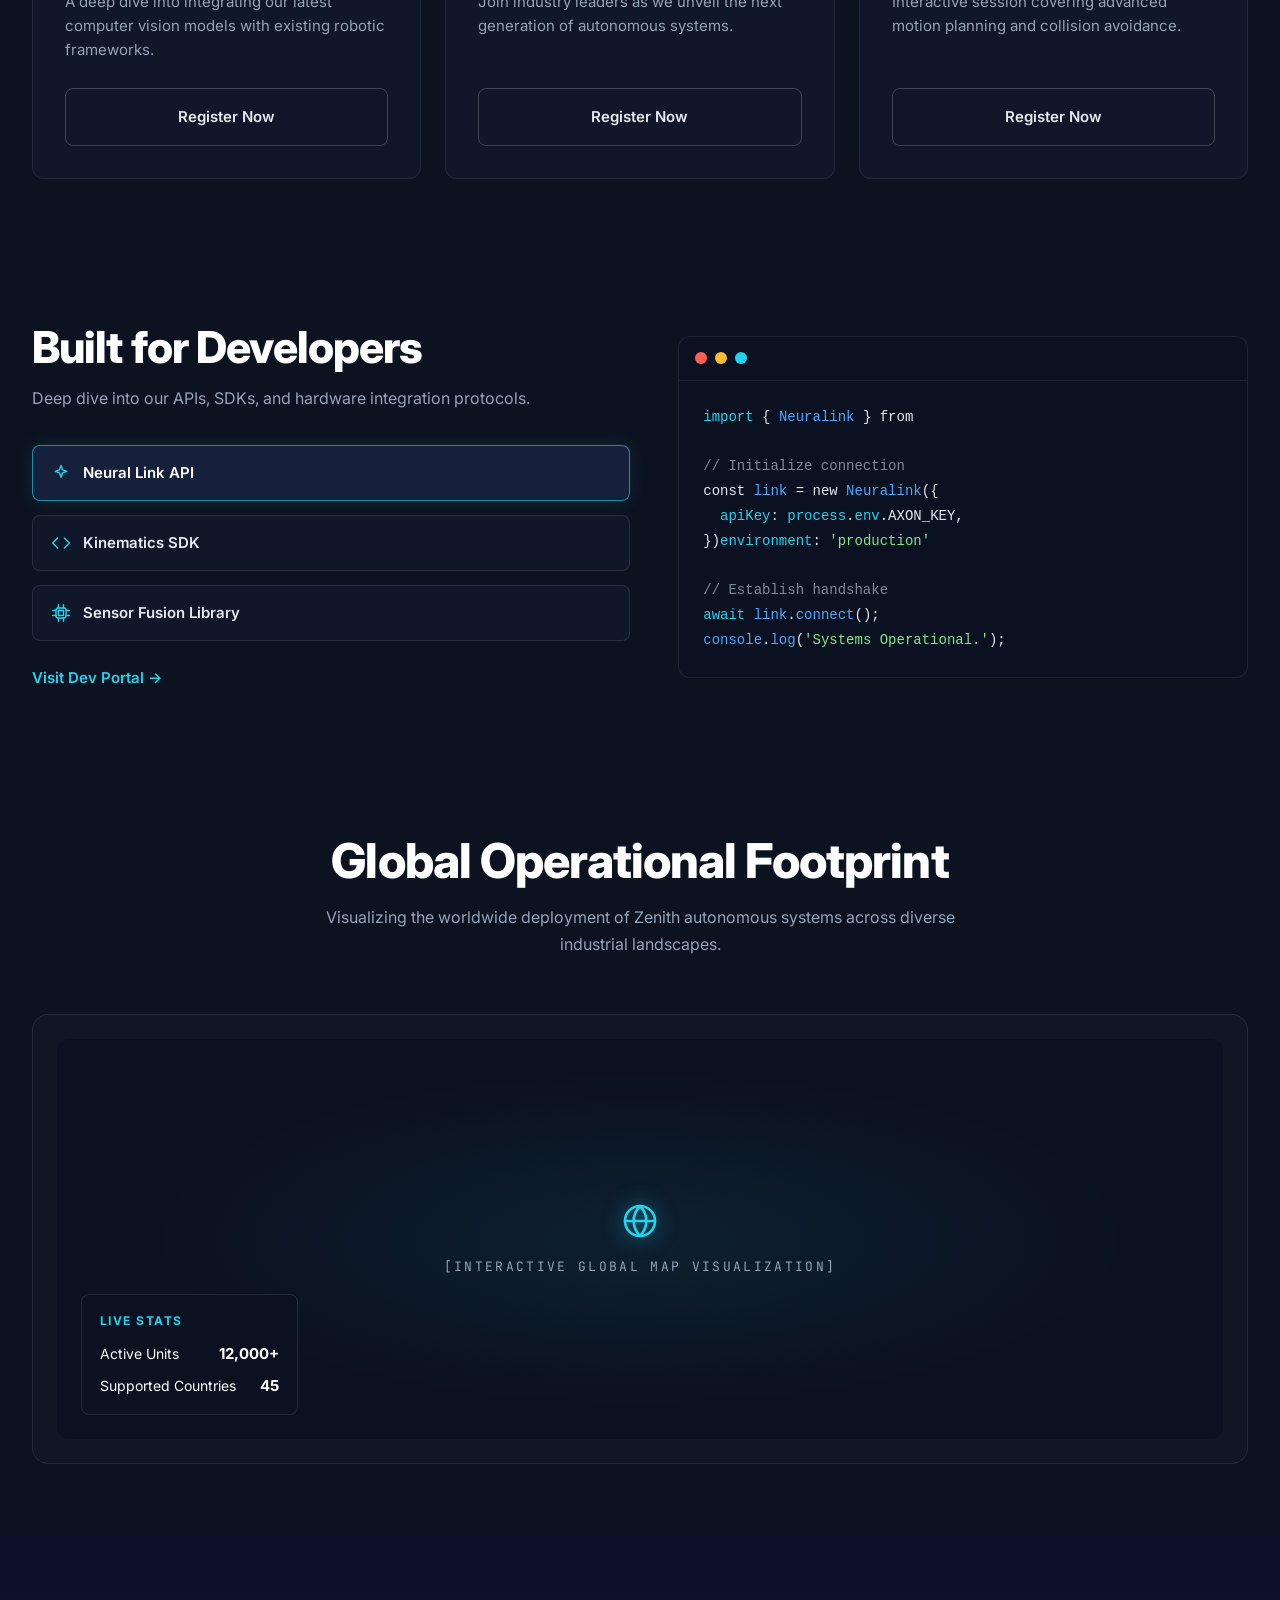
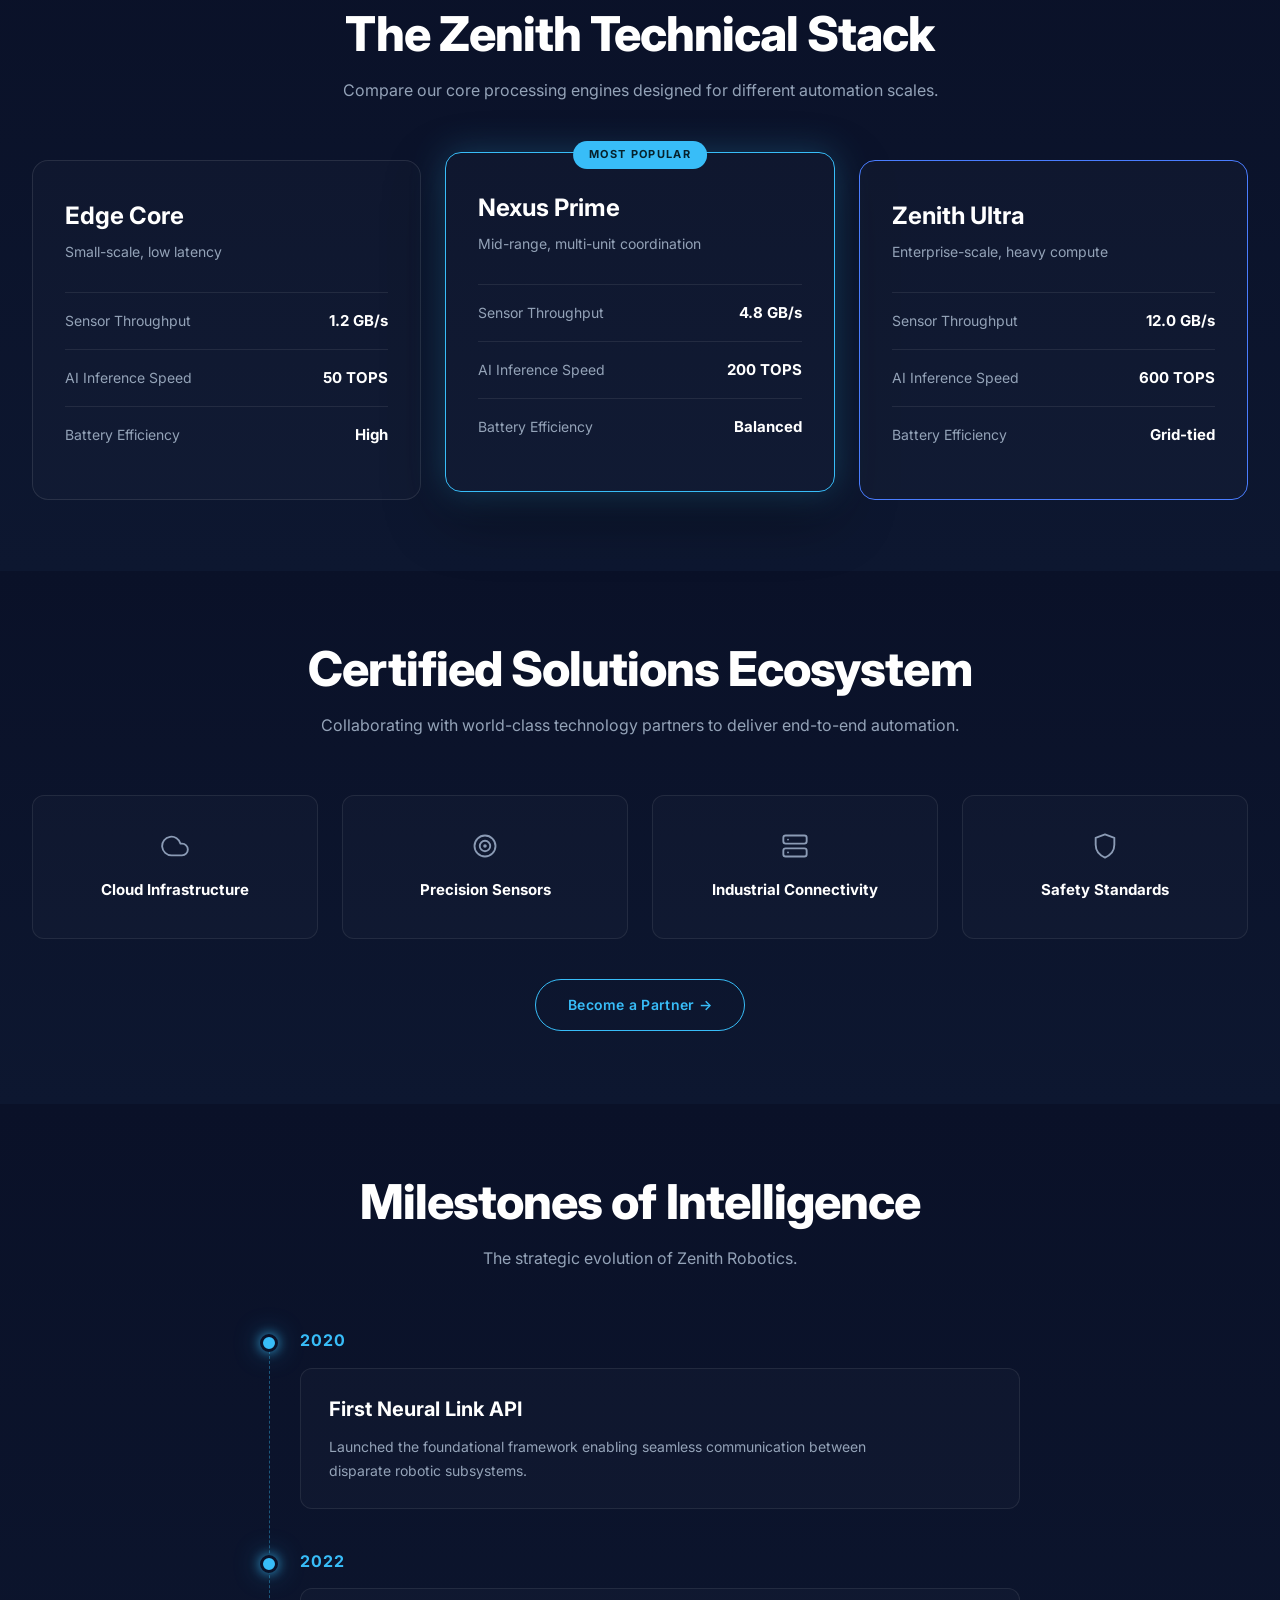
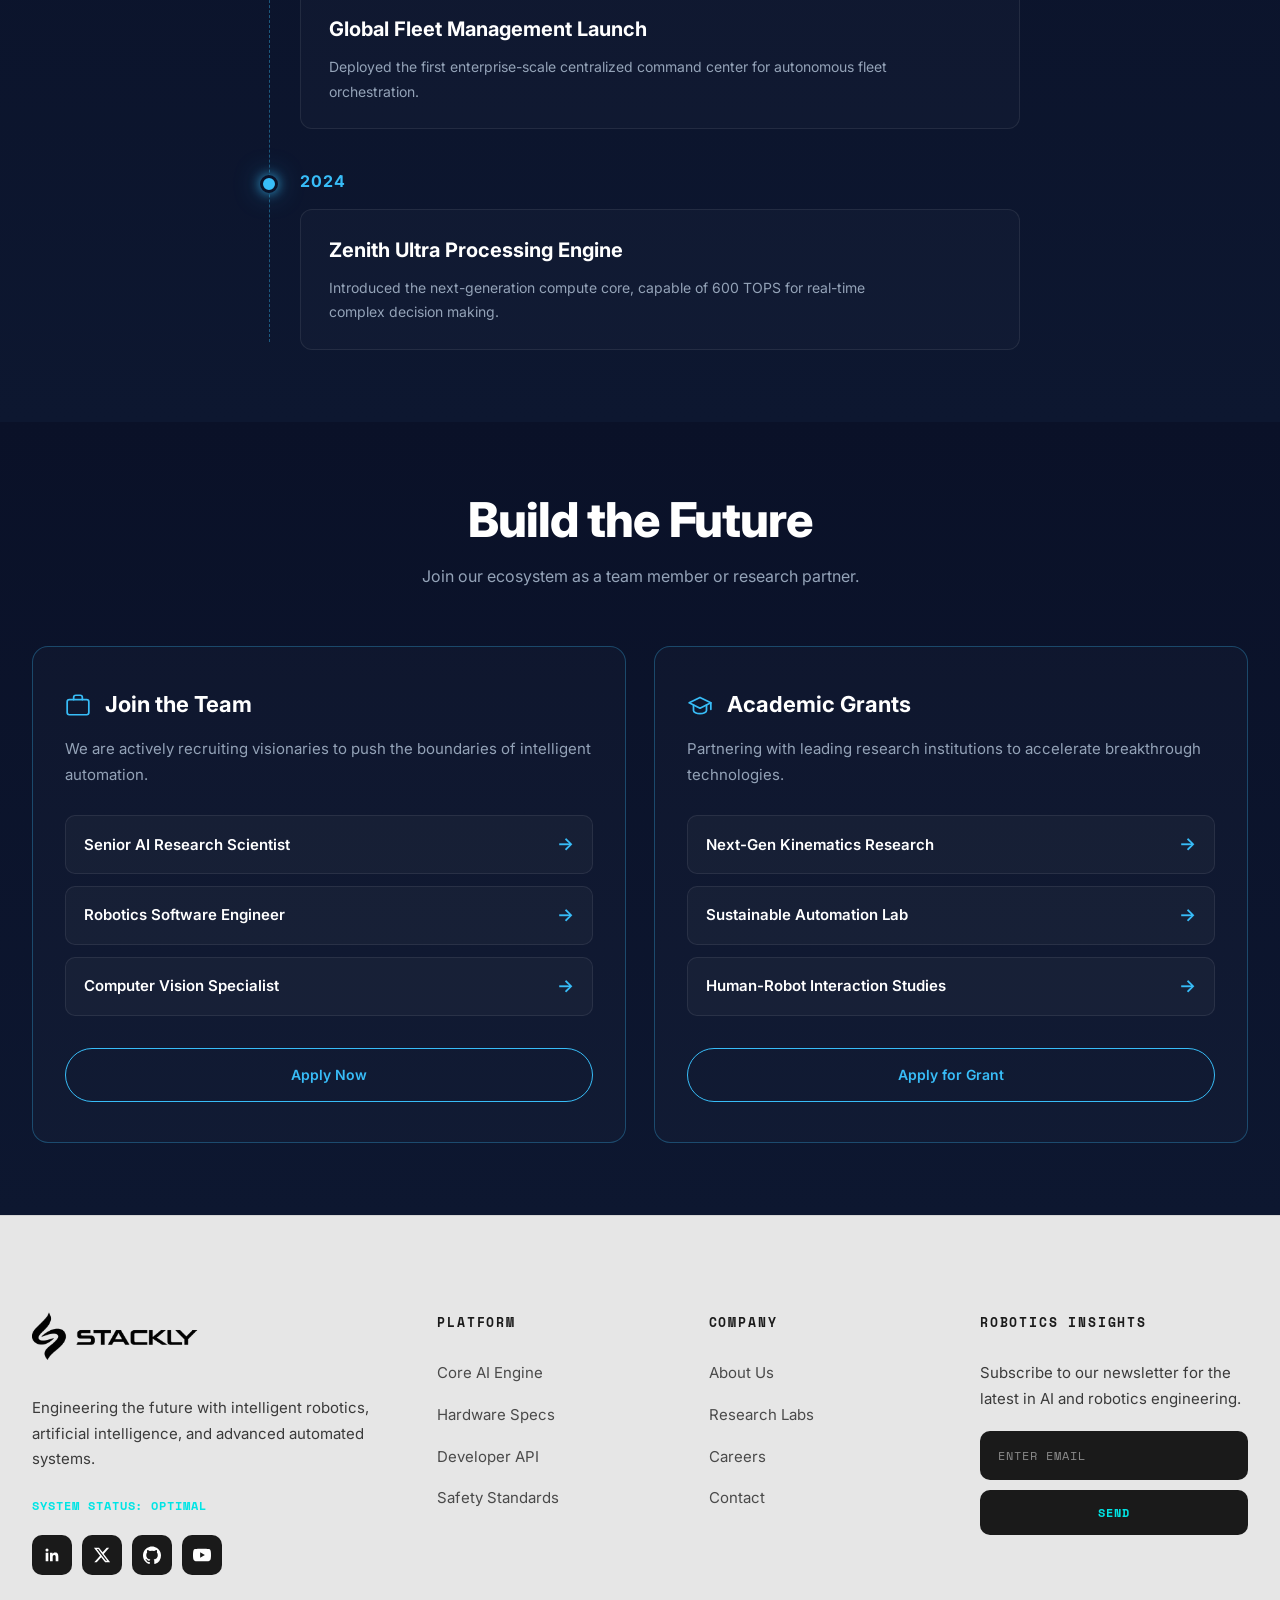
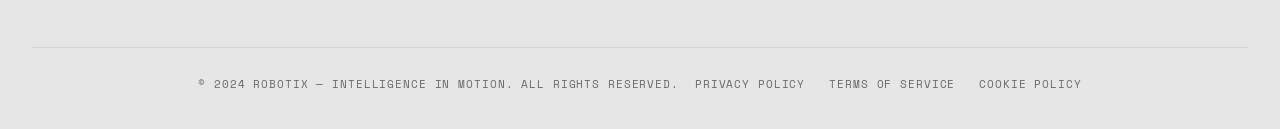
<file: resources.html>
<!DOCTYPE html>
<html lang="en">
<head>
  <meta charset="UTF-8">
  <meta name="viewport" content="width=device-width, initial-scale=1.0">
  <title>STACKLY — Resources | Explore the World of Robotics</title>
  <link rel="preconnect" href="https://fonts.googleapis.com">
  <link rel="preconnect" href="https://fonts.gstatic.com" crossorigin>
  <link href="https://fonts.googleapis.com/css2?family=Inter:wght@300;400;500;600;700;800&family=JetBrains+Mono:wght@500&family=Space+Mono:wght@400;700&display=swap" rel="stylesheet">
  <link rel="stylesheet" href="css/styles.css">
  <link rel="stylesheet" href="css/products.css">
  <link rel="stylesheet" href="css/resources.css">
</head>
<body>

  <!-- Header / Navigation -->
  <header class="site-header">
    <div class="container header-inner">
      <a href="index.html" class="logo">
        <img src="assets/images/home/nav-logo.webp" alt="STACKLY">
      </a>

      <nav class="main-nav" id="mainNav">
        <div class="main-nav-head">
          <span class="main-nav-label">Navigation</span>
        </div>
        <ul class="nav-list">
          <li><a href="index.html" class="nav-link">Home</a></li>
          <li><a href="about.html" class="nav-link">About</a></li>
          <li><a href="services.html" class="nav-link">Services</a></li>
          <li><a href="products.html" class="nav-link">Products</a></li>
          <li><a href="industries.html" class="nav-link">Industries</a></li>
          <li><a href="resources.html" class="nav-link active">Resources</a></li>
          <li><a href="contact.html" class="nav-link">Contact</a></li>
        </ul>
        <div class="main-nav-foot">
          <a href="login.html" class="btn nav-login-btn">Login</a>
          <span class="nav-status"><span class="nav-status-dot"></span>Systems Online</span>
        </div>
      </nav>

      <a href="login.html" class="btn header-cta">Login</a>

      <button class="mobile-menu-toggle" id="mobileMenuToggle" aria-label="Toggle menu">
        <span></span>
        <span></span>
        <span></span>
      </button>
    </div>
  </header>

  <main>

    <!-- Hero -->
    <section class="res-hero">
      <div class="res-hero-bg">
        <img src="assets/images/resource/hero-img.webp" alt="">
      </div>
      <div class="container res-hero-inner">
        <h1 class="res-hero-title">Explore the World <span class="res-accent">of Robotics</span></h1>
        <p class="res-hero-text">Access expert insights, technical resources, guides, case studies, and the latest robotics news.</p>
        <div class="res-hero-actions">
          <a href="404.html" class="s2-btn s2-btn-accent">Open Resource Library</a>
          <a href="404.html" class="s2-btn s2-btn-outline">Visit Our Latest →</a>
        </div>
      </div>
    </section>

    <!-- Trusted by Industry Leaders -->
    <section class="s2-section res-trust">
      <div class="container">
        <div class="res-trust-head">
          <h2 class="res-trust-title">Trusted by Industry Leaders</h2>
          <p class="res-trust-sub">See how world-class organizations are transforming their operations with Zenith Robotics.</p>
        </div>
        <div class="res-testimonial-grid">
          <article class="res-testimonial">
            <div class="res-testimonial-icon" aria-hidden="true">
              <svg width="22" height="22" viewBox="0 0 24 24" fill="none" stroke="currentColor" stroke-width="1.7" stroke-linecap="round" stroke-linejoin="round">
                <path d="M3 21h18"/>
                <path d="M7 21V10M12 21V6M17 21v-9"/>
              </svg>
            </div>
            <p class="res-quote">Zenith Robotics has completely revolutionized our supply chain. The precision and uptime are unparalleled in the industry.</p>
            <div class="res-divider" aria-hidden="true"></div>
            <div class="res-attribution">
              <span class="res-name">Sarah Jenkins</span>
              <span class="res-role">CTO at Nexus Logistics</span>
            </div>
          </article>
          <article class="res-testimonial">
            <div class="res-testimonial-icon" aria-hidden="true">
              <svg width="22" height="22" viewBox="0 0 24 24" fill="none" stroke="currentColor" stroke-width="1.7" stroke-linecap="round" stroke-linejoin="round">
                <path d="M4 21h11"/>
                <path d="M8.5 21v-9a2.5 2.5 0 0 1 2.5-2.5H15"/>
                <path d="M15 9.5h3a2 2 0 0 1 2 2v3"/>
                <path d="M20 14.5V19"/>
                <circle cx="20" cy="19.8" r="1.1"/>
              </svg>
            </div>
            <p class="res-quote">The integration was seamless, and the performance gains were immediate. Truly a game-changer for our manufacturing process.</p>
            <div class="res-divider" aria-hidden="true"></div>
            <div class="res-attribution">
              <span class="res-name">David Chen</span>
              <span class="res-role">VP of Operations, OmniTech</span>
            </div>
          </article>
          <article class="res-testimonial">
            <div class="res-testimonial-icon" aria-hidden="true">
              <svg width="22" height="22" viewBox="0 0 24 24" fill="none" stroke="currentColor" stroke-width="1.7" stroke-linecap="round" stroke-linejoin="round">
                <path d="M6 18h8"/>
                <path d="M3 22h18"/>
                <path d="M14 22a7 7 0 1 0 0-14h-1"/>
                <path d="M9 14h2"/>
                <path d="M9 12a2 2 0 0 1-2-2V6h6v4a2 2 0 0 1-2 2z"/>
                <path d="M12 6V3a1 1 0 0 0-1-1H9a1 1 0 0 0-1 1v3"/>
              </svg>
            </div>
            <p class="res-quote">Their sensor fusion capabilities give us the accuracy we need for delicate lab automation tasks. Outstanding technology.</p>
            <div class="res-divider" aria-hidden="true"></div>
            <div class="res-attribution">
              <span class="res-name">Dr. Elena Rostova</span>
              <span class="res-role">Head of Research, BioSystems Inc.</span>
            </div>
          </article>
        </div>
      </div>
    </section>

    <!-- Join the Conversation -->
    <section class="s2-section res-events">
      <div class="container">
        <div class="res-events-head">
          <h2 class="res-events-title">Join the Conversation</h2>
          <p class="res-events-sub">Register for our upcoming live demonstrations, technical workshops, and global robotics summits.</p>
        </div>
        <div class="res-event-grid">
          <article class="res-event">
            <span class="res-event-date">Oct 15, 2024</span>
            <h3 class="res-event-title">AI Vision Integration Workshop</h3>
            <p class="res-event-text">A deep dive into integrating our latest computer vision models with existing robotic frameworks.</p>
            <a href="404.html" class="res-event-btn">Register Now</a>
          </article>
          <article class="res-event">
            <span class="res-event-date">Nov 02, 2024</span>
            <h3 class="res-event-title">Global Robotics Summit</h3>
            <p class="res-event-text">Join industry leaders as we unveil the next generation of autonomous systems.</p>
            <a href="404.html" class="res-event-btn">Register Now</a>
          </article>
          <article class="res-event">
            <span class="res-event-date">Nov 18, 2024</span>
            <h3 class="res-event-title">Kinematics SDK Masterclass</h3>
            <p class="res-event-text">Interactive session covering advanced motion planning and collision avoidance.</p>
            <a href="404.html" class="res-event-btn">Register Now</a>
          </article>
        </div>
      </div>
    </section>

    <!-- Built for Developers -->
    <section class="s2-section res-dev-sec">
      <div class="container">
        <div class="res-dev">
          <div class="res-dev-info">
            <h2 class="res-dev-title">Built for Developers</h2>
            <p class="res-dev-sub">Deep dive into our APIs, SDKs, and hardware integration protocols.</p>
            <div class="res-tabs">
              <button onclick="event.preventDefault();window.location.href='404.html'" class="res-tab active" type="button" data-code="neural">
                <svg width="20" height="20" viewBox="0 0 24 24" fill="none" stroke="currentColor" stroke-width="1.7" stroke-linecap="round" stroke-linejoin="round" aria-hidden="true">
                  <path d="M12 3l1.8 5.2L19 10l-5.2 1.8L12 17l-1.8-5.2L5 10l5.2-1.8z"/>
                </svg>
                Neural Link API
              </button>
              <button onclick="event.preventDefault();window.location.href='404.html'" class="res-tab" type="button" data-code="kinematics">
                <svg width="20" height="20" viewBox="0 0 24 24" fill="none" stroke="currentColor" stroke-width="1.7" stroke-linecap="round" stroke-linejoin="round" aria-hidden="true">
                  <path d="M8 6l-6 6 6 6"/>
                  <path d="M16 6l6 6-6 6"/>
                </svg>
                Kinematics SDK
              </button>
              <button onclick="event.preventDefault();window.location.href='404.html'" class="res-tab" type="button" data-code="sensor">
                <svg width="20" height="20" viewBox="0 0 24 24" fill="none" stroke="currentColor" stroke-width="1.7" stroke-linecap="round" stroke-linejoin="round" aria-hidden="true">
                  <rect x="6" y="6" width="12" height="12" rx="2"/>
                  <rect x="9" y="9" width="6" height="6"/>
                  <path d="M9 2v4M15 2v4M9 18v4M15 18v4M2 9h4M2 15h4M18 9h4M18 15h4"/>
                </svg>
                Sensor Fusion Library
              </button>
            </div>
            <a href="404.html" class="res-dev-link">Visit Dev Portal &rarr;</a>
          </div>
          <div class="res-code-window">
            <div class="res-code-bar" aria-hidden="true">
              <span class="res-dot red"></span>
              <span class="res-dot yellow"></span>
              <span class="res-dot cyan"></span>
            </div>
            <pre class="res-code" id="codeBlock" aria-label="Developer API code example"><code><span class="c-fn">import</span> { <span class="c-blue">Neuralink</span> } <span class="c-white">from</span>

<span class="c-dim">// Initialize connection</span>
<span class="c-white">const</span> <span class="c-blue">link</span> = <span class="c-white">new</span> <span class="c-blue">Neuralink</span>({
  <span class="c-fn">apiKey</span>: <span class="c-fn">process</span>.<span class="c-fn">env</span>.AXON_KEY,
})<span class="c-fn">environment</span>: <span class="c-str">'production'</span>

<span class="c-dim">// Establish handshake</span>
<span class="c-fn">await</span> <span class="c-blue">link</span>.<span class="c-blue">connect</span>();
<span class="c-blue">console</span>.<span class="c-blue">log</span>(<span class="c-str">'Systems Operational.'</span>);</code></pre>
          </div>
        </div>
      </div>
    </section>

    <!-- Global Operational Footprint -->
    <section class="s2-section res-map-sec">
      <div class="container">
        <div class="res-map-head">
          <h2 class="res-map-title">Global Operational Footprint</h2>
          <p class="res-map-sub">Visualizing the worldwide deployment of Zenith autonomous systems across diverse industrial landscapes.</p>
        </div>
        <div class="res-footprint">
          <div class="res-map" id="worldMap" role="img" aria-label="Interactive global map visualization placeholder">
            <div class="res-map-inner">
              <svg class="res-map-globe" width="40" height="40" viewBox="0 0 24 24" fill="none" stroke="currentColor" stroke-width="1.6" stroke-linecap="round" stroke-linejoin="round" aria-hidden="true">
                <circle cx="12" cy="12" r="9"/>
                <path d="M3 12h18"/>
                <path d="M12 3c2.4 2.5 3.8 5.5 3.8 9s-1.4 6.5-3.8 9c-2.4-2.5-3.8-5.5-3.8-9S9.6 5.5 12 3z"/>
              </svg>
              <span class="res-map-placeholder">[Interactive Global Map Visualization]</span>
            </div>
            <div class="res-map-overlay-stats">
              <span class="res-live-label">Live Stats</span>
              <div class="res-live-row">
                <span>Active Units</span>
                <strong id="liveUnits">12,000+</strong>
              </div>
              <div class="res-live-row">
                <span>Supported Countries</span>
                <strong id="liveCountries">45</strong>
              </div>
            </div>
          </div>
        </div>
      </div>
    </section>

    <!-- The Zenith Technical Stack -->
    <section class="s2-section res-stack">
      <div class="container">
        <div class="res-stack-head">
          <h2 class="res-stack-title">The Zenith Technical Stack</h2>
          <p class="res-stack-sub">Compare our core processing engines designed for different automation scales.</p>
        </div>
        <div class="res-compare">
          <article class="res-pricing-card">
            <h3 class="res-pricing-title">Edge Core</h3>
            <p class="res-pricing-desc">Small-scale, low latency</p>
            <div class="res-pricing-rows">
              <div class="res-pricing-row"><span>Sensor Throughput</span><strong>1.2 GB/s</strong></div>
              <div class="res-pricing-row"><span>AI Inference Speed</span><strong>50 TOPS</strong></div>
              <div class="res-pricing-row"><span>Battery Efficiency</span><strong>High</strong></div>
            </div>
          </article>
          <article class="res-pricing-card popular">
            <span class="res-popular-badge">Most Popular</span>
            <h3 class="res-pricing-title">Nexus Prime</h3>
            <p class="res-pricing-desc">Mid-range, multi-unit coordination</p>
            <div class="res-pricing-rows">
              <div class="res-pricing-row"><span>Sensor Throughput</span><strong>4.8 GB/s</strong></div>
              <div class="res-pricing-row"><span>AI Inference Speed</span><strong>200 TOPS</strong></div>
              <div class="res-pricing-row"><span>Battery Efficiency</span><strong>Balanced</strong></div>
            </div>
          </article>
          <article class="res-pricing-card blue">
            <h3 class="res-pricing-title">Zenith Ultra</h3>
            <p class="res-pricing-desc">Enterprise-scale, heavy compute</p>
            <div class="res-pricing-rows">
              <div class="res-pricing-row"><span>Sensor Throughput</span><strong>12.0 GB/s</strong></div>
              <div class="res-pricing-row"><span>AI Inference Speed</span><strong>600 TOPS</strong></div>
              <div class="res-pricing-row"><span>Battery Efficiency</span><strong>Grid-tied</strong></div>
            </div>
          </article>
        </div>
      </div>
    </section>

    <!-- Certified Solutions Ecosystem -->
    <section class="s2-section res-cert-sec">
      <div class="container">
        <div class="res-cert-head">
          <h2 class="res-cert-title">Certified Solutions Ecosystem</h2>
          <p class="res-cert-sub">Collaborating with world-class technology partners to deliver end-to-end automation.</p>
        </div>
        <div class="res-cert-grid">
          <article class="res-cert-tile">
            <svg class="res-cert-icon" width="28" height="28" viewBox="0 0 24 24" fill="none" stroke="currentColor" stroke-width="1.6" stroke-linecap="round" stroke-linejoin="round" aria-hidden="true">
              <path d="M18 10h-1.26A8 8 0 1 0 9 20h9a5 5 0 0 0 0-10z"/>
            </svg>
            <span class="res-cert-label">Cloud Infrastructure</span>
          </article>
          <article class="res-cert-tile">
            <svg class="res-cert-icon" width="28" height="28" viewBox="0 0 24 24" fill="none" stroke="currentColor" stroke-width="1.6" stroke-linecap="round" stroke-linejoin="round" aria-hidden="true">
              <circle cx="12" cy="12" r="9"/>
              <circle cx="12" cy="12" r="4.5"/>
              <circle cx="12" cy="12" r="0.75"/>
            </svg>
            <span class="res-cert-label">Precision Sensors</span>
          </article>
          <article class="res-cert-tile">
            <svg class="res-cert-icon" width="28" height="28" viewBox="0 0 24 24" fill="none" stroke="currentColor" stroke-width="1.6" stroke-linecap="round" stroke-linejoin="round" aria-hidden="true">
              <rect x="2" y="3" width="20" height="7" rx="2"/>
              <rect x="2" y="14" width="20" height="7" rx="2"/>
              <path d="M6 6.5h.01M6 17.5h.01"/>
            </svg>
            <span class="res-cert-label">Industrial Connectivity</span>
          </article>
          <article class="res-cert-tile">
            <svg class="res-cert-icon" width="28" height="28" viewBox="0 0 24 24" fill="none" stroke="currentColor" stroke-width="1.6" stroke-linecap="round" stroke-linejoin="round" aria-hidden="true">
              <path d="M12 2l8 3v6c0 5-3.5 9-8 11-4.5-2-8-6-8-11V5l8-3z"/>
            </svg>
            <span class="res-cert-label">Safety Standards</span>
          </article>
        </div>
        <div class="res-cert-cta">
          <a href="404.html" class="res-cert-btn">Become a Partner &rarr;</a>
        </div>
      </div>
    </section>

    <!-- Milestones of Intelligence -->
    <section class="s2-section res-milestones">
      <div class="container">
        <div class="res-milestones-head">
          <h2 class="res-milestones-title">Milestones of Intelligence</h2>
          <p class="res-milestones-sub">The strategic evolution of Zenith Robotics.</p>
        </div>
        <div class="res-timeline">
          <article class="res-tl-item res-animate">
            <span class="res-tl-dot" aria-hidden="true"></span>
            <span class="res-tl-year">2020</span>
            <div class="res-tl-card">
              <h3 class="res-tl-title">First Neural Link API</h3>
              <p class="res-tl-text">Launched the foundational framework enabling seamless communication between disparate robotic subsystems.</p>
            </div>
          </article>
          <article class="res-tl-item res-animate">
            <span class="res-tl-dot" aria-hidden="true"></span>
            <span class="res-tl-year">2022</span>
            <div class="res-tl-card">
              <h3 class="res-tl-title">Global Fleet Management Launch</h3>
              <p class="res-tl-text">Deployed the first enterprise-scale centralized command center for autonomous fleet orchestration.</p>
            </div>
          </article>
          <article class="res-tl-item res-animate">
            <span class="res-tl-dot" aria-hidden="true"></span>
            <span class="res-tl-year">2024</span>
            <div class="res-tl-card">
              <h3 class="res-tl-title">Zenith Ultra Processing Engine</h3>
              <p class="res-tl-text">Introduced the next-generation compute core, capable of 600 TOPS for real-time complex decision making.</p>
            </div>
          </article>
        </div>
      </div>
    </section>

    <!-- Build the Future -->
    <section class="s2-section res-future-sec">
      <div class="container">
        <div class="res-future-head">
          <h2 class="res-future-title-main">Build the Future</h2>
          <p class="res-future-sub">Join our ecosystem as a team member or research partner.</p>
        </div>
        <div class="res-future-grid">
          <article class="res-future-card">
            <div class="res-future-top">
              <svg class="res-future-icon" width="26" height="26" viewBox="0 0 24 24" fill="none" stroke="currentColor" stroke-width="1.6" stroke-linecap="round" stroke-linejoin="round" aria-hidden="true">
                <rect x="2" y="7" width="20" height="14" rx="2"/>
                <path d="M16 7V5a2 2 0 0 0-2-2h-4a2 2 0 0 0-2 2v2"/>
              </svg>
              <h3 class="res-future-name">Join the Team</h3>
            </div>
            <p class="res-future-desc">We are actively recruiting visionaries to push the boundaries of intelligent automation.</p>
            <ul class="res-future-list">
              <li><a href="404.html">Senior AI Research Scientist <span aria-hidden="true">&rarr;</span></a></li>
              <li><a href="404.html">Robotics Software Engineer <span aria-hidden="true">&rarr;</span></a></li>
              <li><a href="404.html">Computer Vision Specialist <span aria-hidden="true">&rarr;</span></a></li>
            </ul>
            <a href="404.html" class="res-future-btn">Apply Now</a>
          </article>
          <article class="res-future-card">
            <div class="res-future-top">
              <svg class="res-future-icon" width="26" height="26" viewBox="0 0 24 24" fill="none" stroke="currentColor" stroke-width="1.6" stroke-linecap="round" stroke-linejoin="round" aria-hidden="true">
                <path d="M22 10 12 5 2 10l10 5 10-5z"/>
                <path d="M6 12v5c0 1.5 2.7 3 6 3s6-1.5 6-3v-5"/>
                <path d="M22 10v6"/>
              </svg>
              <h3 class="res-future-name">Academic Grants</h3>
            </div>
            <p class="res-future-desc">Partnering with leading research institutions to accelerate breakthrough technologies.</p>
            <ul class="res-future-list">
              <li><a href="404.html">Next-Gen Kinematics Research <span aria-hidden="true">&rarr;</span></a></li>
              <li><a href="404.html">Sustainable Automation Lab <span aria-hidden="true">&rarr;</span></a></li>
              <li><a href="404.html">Human-Robot Interaction Studies <span aria-hidden="true">&rarr;</span></a></li>
            </ul>
            <a href="404.html" class="res-future-btn">Apply for Grant</a>
          </article>
        </div>
      </div>
    </section>

  </main>

  <!-- Footer -->
  <footer class="site-footer">
    <div class="container">
      <div class="footer-top">
        <div class="footer-brand">
          <a href="index.html" class="footer-logo">
            <img src="assets/images/home/nav-logo.webp" alt="STACKLY">
          </a>
          <p class="footer-tagline">Engineering the future with intelligent robotics, artificial intelligence, and advanced automated systems.</p>
          <p class="footer-status">System Status: <span class="footer-status-value">Optimal</span></p>
          <div class="footer-social">
          <a href="404.html" aria-label="LinkedIn">
            <svg viewBox="0 0 24 24" fill="currentColor" aria-hidden="true"><path d="M20.447 20.452h-3.554v-5.569c0-1.328-.027-3.037-1.852-3.037-1.853 0-2.136 1.445-2.136 2.939v5.667H9.351V9h3.414v1.561h.046c.477-.9 1.637-1.85 3.37-1.85 3.601 0 4.267 2.37 4.267 5.455v6.286zM5.337 7.433a2.062 2.062 0 1 1 0-4.124 2.062 2.062 0 0 1 0 4.124zM7.119 20.452H3.554V9h3.565v11.452z"/></svg>
          </a>
          <a href="404.html" aria-label="X (Twitter)">
            <svg viewBox="0 0 24 24" fill="currentColor" aria-hidden="true"><path d="M18.244 2.25h3.308l-7.227 8.26 8.502 11.24H16.17l-5.214-6.817L4.99 21.75H1.68l7.73-8.835L1.254 2.25H8.08l4.713 6.231zm-1.161 17.52h1.833L7.084 4.126H5.117z"/></svg>
          </a>
          <a href="404.html" aria-label="GitHub">
            <svg viewBox="0 0 24 24" fill="currentColor" aria-hidden="true"><path d="M12 .5C5.37.5 0 5.87 0 12.5c0 5.3 3.44 9.8 8.21 11.39.6.11.82-.26.82-.58v-2.03c-3.34.73-4.04-1.61-4.04-1.61-.55-1.39-1.33-1.76-1.33-1.76-1.09-.74.08-.73.08-.73 1.2.09 1.84 1.24 1.84 1.24 1.07 1.83 2.81 1.3 3.5 1 .1-.78.42-1.31.76-1.61-2.66-.3-5.47-1.33-5.47-5.93 0-1.31.47-2.38 1.24-3.22-.13-.3-.54-1.52.12-3.18 0 0 1.01-.32 3.3 1.23a11.5 11.5 0 0 1 6.01 0c2.29-1.55 3.3-1.23 3.3-1.23.66 1.66.25 2.88.12 3.18.77.84 1.24 1.91 1.24 3.22 0 4.61-2.81 5.63-5.48 5.92.43.37.81 1.1.81 2.22v3.29c0 .32.22.7.83.58A12 12 0 0 0 24 12.5C24 5.87 18.63.5 12 .5z"/></svg>
          </a>
          <a href="404.html" aria-label="YouTube">
            <svg viewBox="0 0 24 24" fill="currentColor" aria-hidden="true"><path d="M23.498 6.186a3.016 3.016 0 0 0-2.122-2.136C19.505 3.545 12 3.545 12 3.545s-7.505 0-9.377.505A3.017 3.017 0 0 0 .502 6.186C0 8.07 0 12 0 12s0 3.93.502 5.814a3.016 3.016 0 0 0 2.122 2.136c1.871.505 9.376.505 9.376.505s7.505 0 9.377-.505a3.015 3.015 0 0 0 2.122-2.136C24 15.93 24 12 24 12s0-3.93-.502-5.814zM9.545 15.568V8.432L15.818 12l-6.273 3.568z"/></svg>
          </a>
        </div>
        </div>

        <div class="footer-col">
          <h4 class="footer-col-title">Platform</h4>
          <ul class="footer-links">
            <li><a href="404.html">Core AI Engine</a></li>
            <li><a href="404.html">Hardware Specs</a></li>
            <li><a href="404.html">Developer API</a></li>
            <li><a href="404.html">Safety Standards</a></li>
          </ul>
        </div>

        <div class="footer-col">
          <h4 class="footer-col-title">Company</h4>
          <ul class="footer-links">
            <li><a href="404.html">About Us</a></li>
            <li><a href="404.html">Research Labs</a></li>
            <li><a href="404.html">Careers</a></li>
            <li><a href="404.html">Contact</a></li>
          </ul>
        </div>

        <div class="footer-col footer-newsletter">
          <h4 class="footer-col-title">Robotics Insights</h4>
          <p class="footer-newsletter-text">Subscribe to our newsletter for the latest in AI and robotics engineering.</p>
          <form class="newsletter-form" id="footerNewsForm" novalidate>
            <input type="email" id="footerNewsEmail" placeholder="ENTER EMAIL" required aria-label="Email address">
            <button type="submit" class="newsletter-btn">Send</button>
            <span class="newsletter-success" id="footerNewsSuccess" role="status"></span>
          </form>
        </div>
      </div>

      <div class="footer-bottom">
        <p class="footer-copyright">&copy; 2024 Robotix &mdash; Intelligence in Motion. All rights reserved.</p>
        <div class="footer-legal">
          <a href="404.html">Privacy Policy</a>
          <a href="404.html">Terms of Service</a>
          <a href="404.html">Cookie Policy</a>
        </div>
      </div>
    </div>
  </footer>

  <script src="js/main.js"></script>
  <script>
    (function () {
      var tabs = document.querySelectorAll('.res-tab');
      var codeBlock = document.getElementById('codeBlock');

var snippets = {
        neural: [
          '<span class="c-fn">import</span> { <span class="c-blue">Neuralink</span> } <span class="c-white">from</span>',
          '',
          '<span class="c-dim">// Initialize connection</span>',
          '<span class="c-white">const</span> <span class="c-blue">link</span> = <span class="c-white">new</span> <span class="c-blue">Neuralink</span>({',
          '  <span class="c-fn">apiKey</span>: <span class="c-fn">process</span>.<span class="c-fn">env</span>.AXON_KEY,',
          '})<span class="c-fn">environment</span>: <span class="c-str">\'production\'</span>',
          '',
          '<span class="c-dim">// Establish handshake</span>',
          '<span class="c-fn">await</span> <span class="c-blue">link</span>.<span class="c-blue">connect</span>();',
          '<span class="c-blue">console</span>.<span class="c-blue">log</span>(<span class="c-str">\'Systems Operational.\'</span>);'
        ].join('\n'),
        kinematics: [
          '<span class="c-fn">import</span> { <span class="c-blue">Kinematics</span> } <span class="c-white">from</span>',
          '',
          '<span class="c-dim">// Initialize solver</span>',
          '<span class="c-white">const</span> <span class="c-blue">solver</span> = <span class="c-white">new</span> <span class="c-blue">Kinematics</span>({',
          '  <span class="c-fn">model</span>: <span class="c-fn">process</span>.<span class="c-fn">env</span>.RX_MODEL,',
          '})<span class="c-fn">dof</span>: <span class="c-str">\'6-axis\'</span>',
          '',
          '<span class="c-dim">// Compute trajectory</span>',
          '<span class="c-fn">await</span> <span class="c-blue">solver</span>.<span class="c-blue">plan</span>({ start, goal, obstacles });',
          '<span class="c-blue">console</span>.<span class="c-blue">log</span>(<span class="c-str">\'Trajectory ready.\'</span>);'
        ].join('\n'),
        sensor: [
          '<span class="c-fn">import</span> { <span class="c-blue">Fusion</span> } <span class="c-white">from</span>',
          '',
          '<span class="c-dim">// Initialize pipeline</span>',
          '<span class="c-white">const</span> <span class="c-blue">fuse</span> = <span class="c-white">new</span> <span class="c-blue">Fusion</span>({',
          '  <span class="c-fn">rate</span>: <span class="c-fn">process</span>.<span class="c-fn">env</span>.FUSION_HZ,',
          '})<span class="c-fn">mode</span>: <span class="c-str">\'lidar+camera\'</span>',
          '',
          '<span class="c-dim">// Stream fused state</span>',
          '<span class="c-fn">await</span> <span class="c-blue">fuse</span>.<span class="c-blue">stream</span>();',
          '<span class="c-blue">console</span>.<span class="c-blue">log</span>(<span class="c-str">\'Fusion active.\'</span>);'
        ].join('\n')
      };

      if (tabs.length && codeBlock) {
        tabs.forEach(function (tab) {
          tab.addEventListener('click', function () {
            tabs.forEach(function (t) { t.classList.remove('active'); });
            tab.classList.add('active');
            var key = tab.getAttribute('data-code');
            if (snippets[key]) {
              codeBlock.innerHTML = snippets[key];
            }
          });
        });
      }

      var animated = document.querySelectorAll('.res-animate');
      if ('IntersectionObserver' in window) {
        var io = new IntersectionObserver(function (entries) {
          entries.forEach(function (entry) {
            if (entry.isIntersecting) {
              entry.target.classList.add('res-visible');
              io.unobserve(entry.target);
            }
          });
        }, { threshold: 0.15 });
        animated.forEach(function (el) { io.observe(el); });
      } else {
        animated.forEach(function (el) { el.classList.add('res-visible'); });
      }

      // Live map stats - gently fluctuate to feel real-time
      var unitsEl = document.getElementById('liveUnits');
      var countriesEl = document.getElementById('liveCountries');
      var unitsBase = 12000;
      if (unitsEl && countriesEl) {
        setInterval(function () {
          unitsBase += Math.floor(Math.random() * 3);
          unitsEl.textContent = unitsBase.toLocaleString('en-US') + '+';
          countriesEl.textContent = String(45 + Math.floor(Math.random() * 2));
        }, 4000);
      }
    })();
  </script>
</body>
</html>
</file>
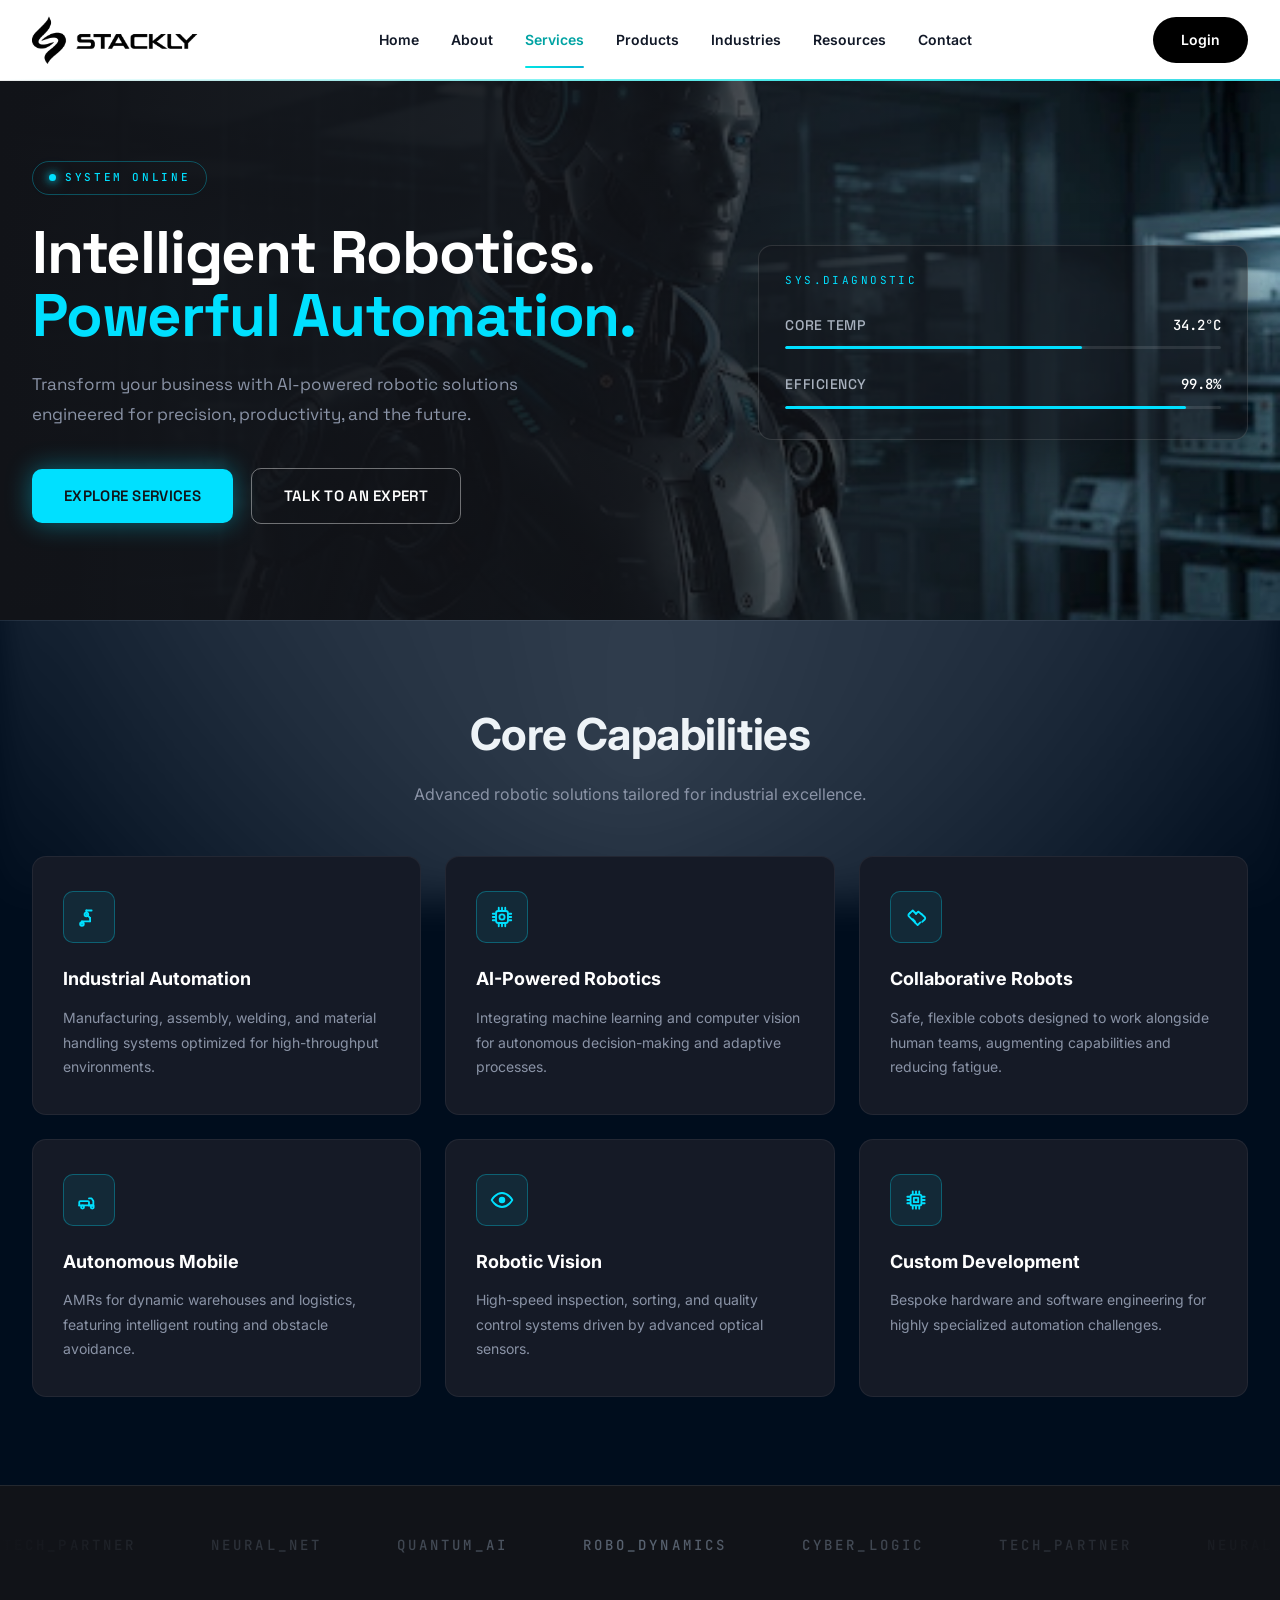
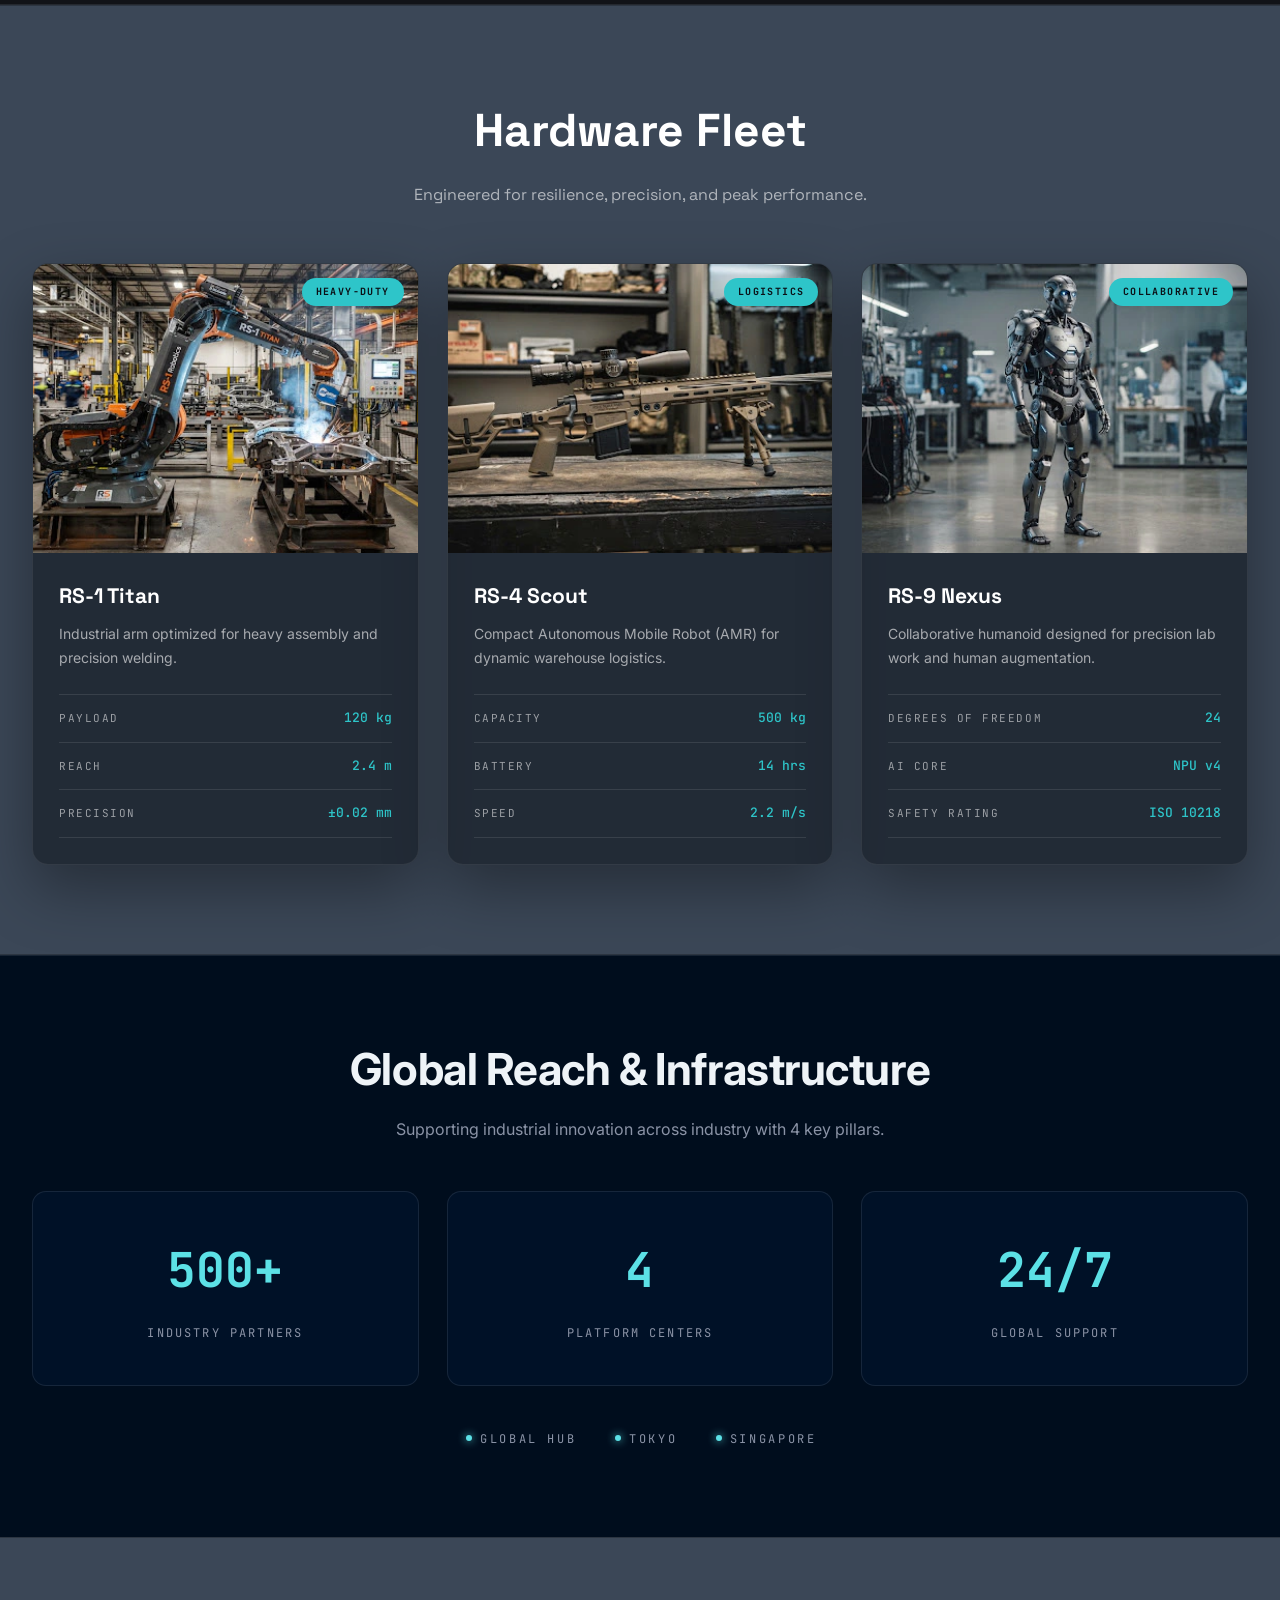
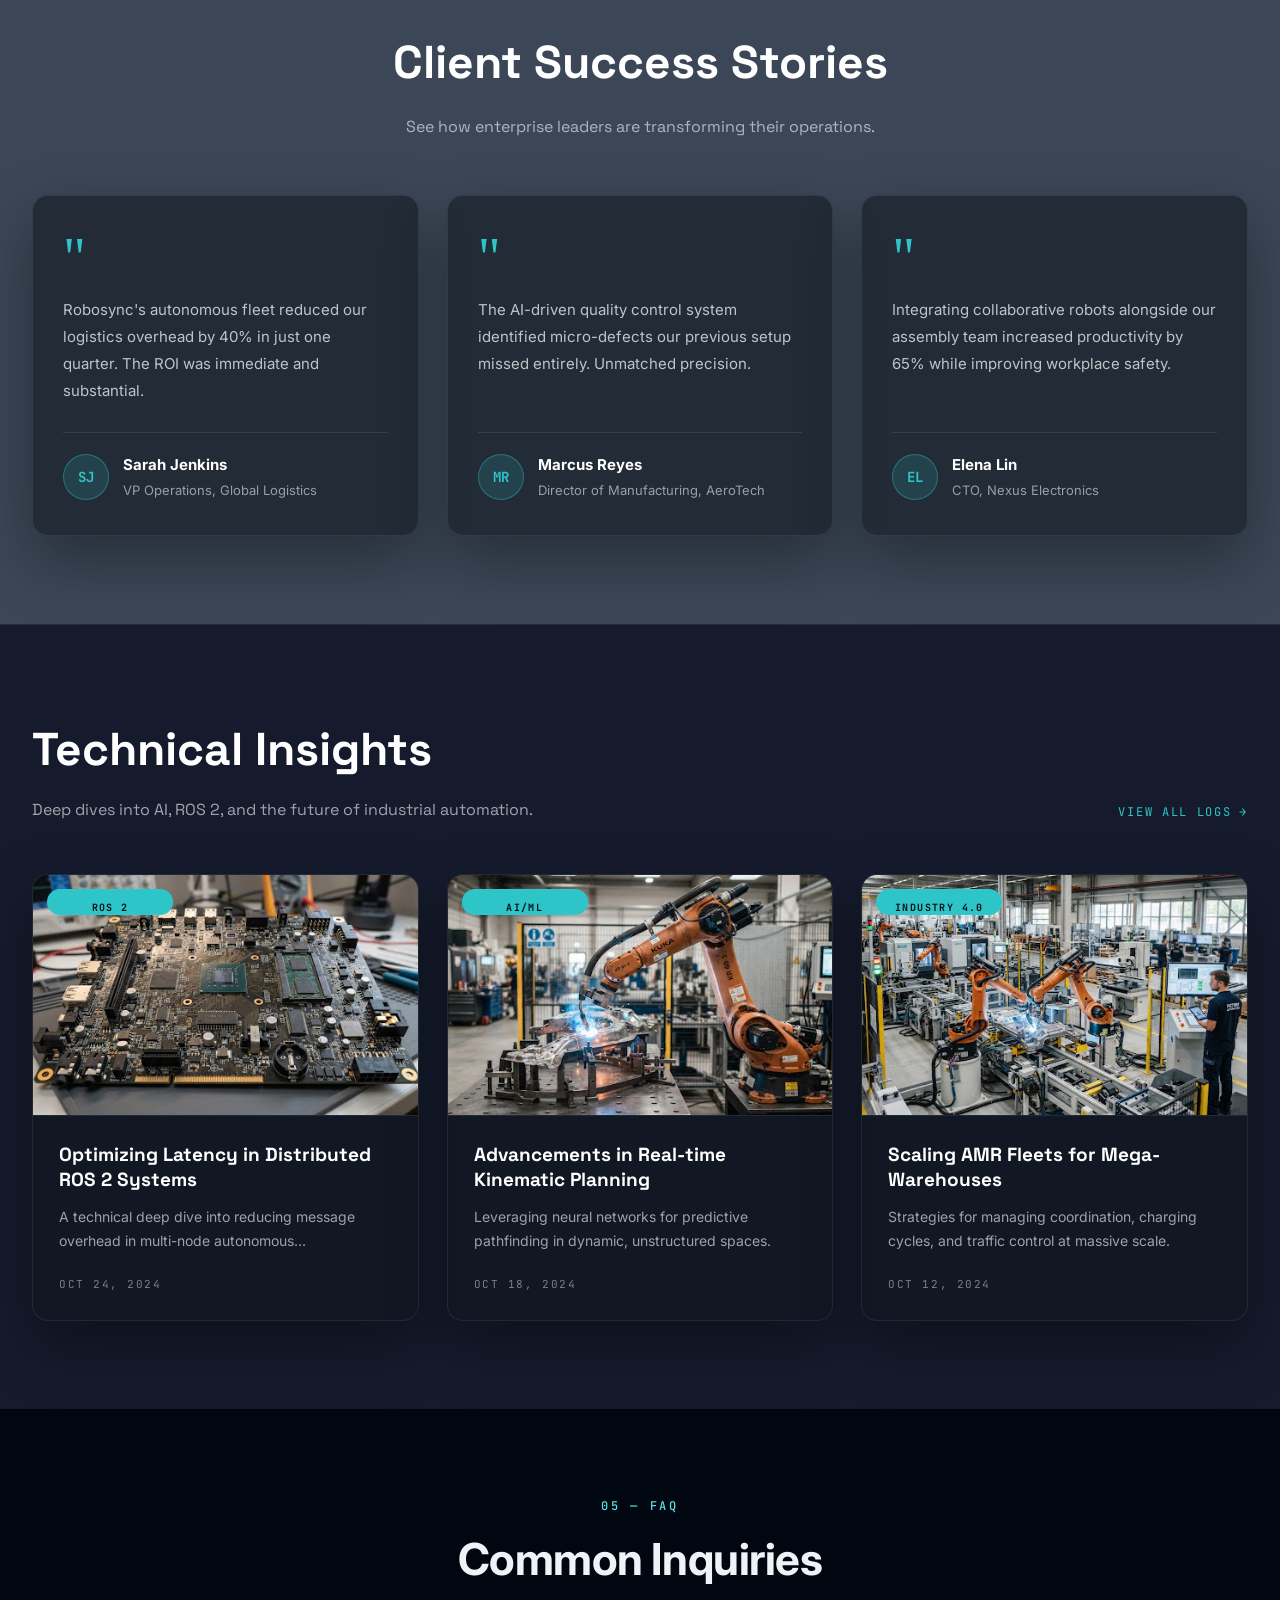
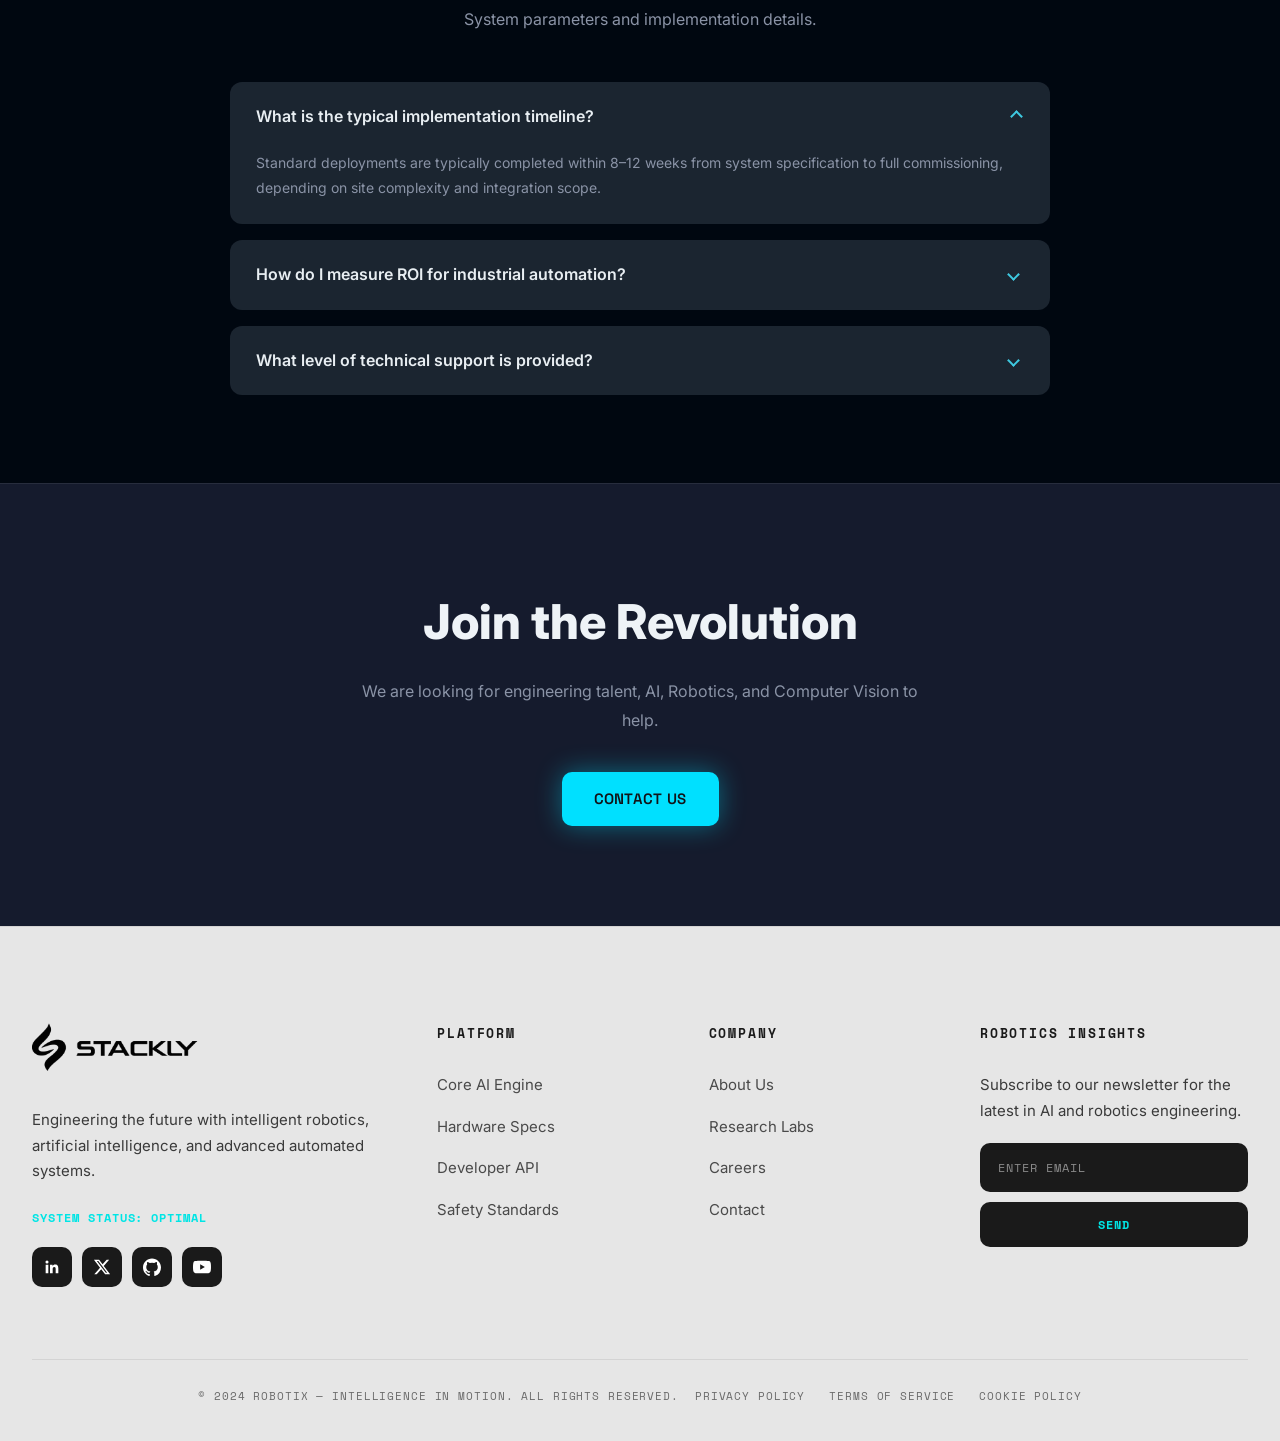
<file: services.html>
<!DOCTYPE html>
<html lang="en">
<head>
  <meta charset="UTF-8">
  <meta name="viewport" content="width=device-width, initial-scale=1.0">
  <title>STACKLY — Services | Intelligent Robotics &amp; Automation</title>
  <link rel="preconnect" href="https://fonts.googleapis.com">
  <link rel="preconnect" href="https://fonts.gstatic.com" crossorigin>
  <link href="https://fonts.googleapis.com/css2?family=Inter:wght@300;400;500;600;700;800&family=JetBrains+Mono:wght@500&family=Space+Mono:wght@400;700&family=Space+Grotesk:wght@400;500;600;700&display=swap" rel="stylesheet">
  <link rel="stylesheet" href="css/styles.css">
  <link rel="stylesheet" href="css/about.css">
  <link rel="stylesheet" href="css/services.css">
</head>
<body>

  <!-- Header / Navigation -->
  <header class="site-header">
    <div class="container header-inner">
      <a href="index.html" class="logo">
        <img src="assets/images/home/nav-logo.webp" alt="STACKLY">
      </a>

      <nav class="main-nav" id="mainNav">
        <div class="main-nav-head">
          <span class="main-nav-label">Navigation</span>
        </div>
        <ul class="nav-list">
          <li><a href="index.html" class="nav-link">Home</a></li>
          <li><a href="about.html" class="nav-link">About</a></li>
          <li><a href="services.html" class="nav-link active">Services</a></li>
          <li><a href="products.html" class="nav-link">Products</a></li>
          <li><a href="industries.html" class="nav-link">Industries</a></li>
          <li><a href="resources.html" class="nav-link">Resources</a></li>
          <li><a href="contact.html" class="nav-link">Contact</a></li>
        </ul>
        <div class="main-nav-foot">
          <a href="login.html" class="btn nav-login-btn">Login</a>
          <span class="nav-status"><span class="nav-status-dot"></span>Systems Online</span>
        </div>
      </nav>

      <a href="login.html" class="btn header-cta">Login</a>

      <button class="mobile-menu-toggle" id="mobileMenuToggle" aria-label="Toggle menu">
        <span></span>
        <span></span>
        <span></span>
      </button>
    </div>
  </header>

  <main>

    <!-- Section 01 — Hero -->
    <section class="svc-hero">
      <div class="container svc-hero-inner">
        <div class="svc-hero-copy">
          <span class="svc-status"><span class="svc-status-dot" aria-hidden="true"></span>System Online</span>
          <h1 class="svc-hero-title">Intelligent Robotics. <span class="svc-accent">Powerful Automation.</span></h1>
          <p class="svc-hero-text">Transform your business with AI-powered robotic solutions engineered for precision, productivity, and the future.</p>
          <div class="svc-hero-actions">
            <a href="404.html" class="svc-btn-cyan">Explore Services</a>
            <a href="404.html" class="svc-btn-ghost">Talk to an Expert</a>
          </div>
        </div>
        <div class="svc-diag">
          <span class="svc-diag-label">SYS.DIAGNOSTIC</span>
          <div class="svc-diag-row">
            <div class="svc-diag-row-head">
              <span class="svc-diag-name">Core Temp</span>
              <span class="svc-diag-value">34.2°C</span>
            </div>
            <span class="svc-diag-bar" aria-hidden="true"><span class="svc-diag-bar-fill" style="width: 68%;"></span></span>
          </div>
          <div class="svc-diag-row">
            <div class="svc-diag-row-head">
              <span class="svc-diag-name">Efficiency</span>
              <span class="svc-diag-value">99.8%</span>
            </div>
            <span class="svc-diag-bar" aria-hidden="true"><span class="svc-diag-bar-fill" style="width: 92%;"></span></span>
          </div>
        </div>
      </div>
    </section>

    <!-- Section 02 — Core Capabilities -->
    <section class="offer-section" id="offerings">
      <div class="container">
        <h2 class="about-heading center">Core Capabilities</h2>
        <p class="offer-sub">Advanced robotic solutions tailored for industrial excellence.</p>
        <div class="offer-grid">
          <article class="offer-card">
            <div class="offer-icon">
              <svg xmlns="http://www.w3.org/2000/svg" width="26" height="26" viewBox="0 0 24 24" fill="none" stroke="#00E0FF" stroke-width="1.7" stroke-linecap="round" stroke-linejoin="round" aria-hidden="true">
                <circle cx="5.5" cy="18.5" r="1.7"/><path d="M5.5 18.5V16"/><path d="M5.5 16H13"/><path d="M13 16v-3.2"/><path d="m13 12.8-3.4-3.2"/><circle cx="9.6" cy="9.6" r="1.7"/><path d="M9.6 7.9V6"/><path d="M9.6 6h4.8"/>
              </svg>
            </div>
            <div>
              <h3 class="offer-title">Industrial Automation</h3>
              <p class="offer-text">Manufacturing, assembly, welding, and material handling systems optimized for high-throughput environments.</p>
            </div>
          </article>
          <article class="offer-card">
            <div class="offer-icon">
              <svg xmlns="http://www.w3.org/2000/svg" width="26" height="26" viewBox="0 0 24 24" fill="none" stroke="#00E0FF" stroke-width="1.7" stroke-linecap="round" stroke-linejoin="round" aria-hidden="true">
                <rect x="6.5" y="6.5" width="11" height="11" rx="2"/><circle cx="12" cy="12" r="2.4"/><path d="M9 3.5v2M12 3.5v2M15 3.5v2M9 18.5v2M12 18.5v2M15 18.5v2M3.5 9h2M3.5 12h2M3.5 15h2M18.5 9h2M18.5 12h2M18.5 15h2"/>
              </svg>
            </div>
            <div>
              <h3 class="offer-title">AI-Powered Robotics</h3>
              <p class="offer-text">Integrating machine learning and computer vision for autonomous decision-making and adaptive processes.</p>
            </div>
          </article>
          <article class="offer-card">
            <div class="offer-icon">
              <svg xmlns="http://www.w3.org/2000/svg" width="26" height="26" viewBox="0 0 24 24" fill="none" stroke="#00E0FF" stroke-width="1.7" stroke-linecap="round" stroke-linejoin="round" aria-hidden="true">
                <path d="M11 17 8 14l-2.5-2.5a1.6 1.6 0 0 1 0-2.3l.8-.8"/><path d="M6.3 8.4 9 6l3 3"/><path d="M12 9l2-2 3 2.2"/><path d="M17 9.2 20 12a1.6 1.6 0 0 1 0 2.3l-2.3 2.2"/><path d="m11 17 2.5 2.5L16 17"/><path d="M9 14l2 2"/>
              </svg>
            </div>
            <div>
              <h3 class="offer-title">Collaborative Robots</h3>
              <p class="offer-text">Safe, flexible cobots designed to work alongside human teams, augmenting capabilities and reducing fatigue.</p>
            </div>
          </article>
          <article class="offer-card">
            <div class="offer-icon">
              <svg xmlns="http://www.w3.org/2000/svg" width="26" height="26" viewBox="0 0 24 24" fill="none" stroke="#00E0FF" stroke-width="1.7" stroke-linecap="round" stroke-linejoin="round" aria-hidden="true">
                <path d="M3 17h13"/><path d="M3 17v-3a1 1 0 0 1 1-1h7a1 1 0 0 1 1 1v3"/><path d="M12 17h4v-4l-1.6-2.5H12"/><circle cx="6" cy="18.5" r="1.4"/><circle cx="15" cy="18.5" r="1.4"/>
              </svg>
            </div>
            <div>
              <h3 class="offer-title">Autonomous Mobile</h3>
              <p class="offer-text">AMRs for dynamic warehouses and logistics, featuring intelligent routing and obstacle avoidance.</p>
            </div>
          </article>
          <article class="offer-card">
            <div class="offer-icon">
              <svg xmlns="http://www.w3.org/2000/svg" width="26" height="26" viewBox="0 0 24 24" fill="none" stroke="#00E0FF" stroke-width="1.7" stroke-linecap="round" stroke-linejoin="round" aria-hidden="true">
                <path d="M2.5 12S6 5.5 12 5.5 21.5 12 21.5 12 18 18.5 12 18.5 2.5 12 2.5 12Z"/><circle cx="12" cy="12" r="3" fill="#00E0FF" stroke="none"/>
              </svg>
            </div>
            <div>
              <h3 class="offer-title">Robotic Vision</h3>
              <p class="offer-text">High-speed inspection, sorting, and quality control systems driven by advanced optical sensors.</p>
            </div>
          </article>
          <article class="offer-card">
            <div class="offer-icon">
              <svg xmlns="http://www.w3.org/2000/svg" width="26" height="26" viewBox="0 0 24 24" fill="none" stroke="#00E0FF" stroke-width="1.7" stroke-linecap="round" stroke-linejoin="round" aria-hidden="true">
                <rect x="7" y="7" width="10" height="10" rx="1.5"/><rect x="10" y="10" width="4" height="4"/><path d="M9 4v2M12 4v2M15 4v2M9 18v2M12 18v2M15 18v2M4 9h2M4 12h2M4 15h2M18 9h2M18 12h2M18 15h2"/>
              </svg>
            </div>
            <div>
              <h3 class="offer-title">Custom Development</h3>
              <p class="offer-text">Bespoke hardware and software engineering for highly specialized automation challenges.</p>
            </div>
          </article>
        </div>
      </div>
    </section>

    <!-- Section 03 — Partner Logos Strip -->
    <section class="logo-strip-section">
      <div class="logo-strip">
        <div class="logo-strip-track">
          <span class="logo-box">Tech_Partner</span>
          <span class="logo-box">Neural_Net</span>
          <span class="logo-box">Quantum_AI</span>
          <span class="logo-box">Robo_Dynamics</span>
          <span class="logo-box">Cyber_Logic</span>
          <span class="logo-box">Tech_Partner</span>
          <span class="logo-box">Neural_Net</span>
          <span class="logo-box">Quantum_AI</span>
          <span class="logo-box">Robo_Dynamics</span>
          <span class="logo-box">Cyber_Logic</span>
        </div>
      </div>
      <div class="logo-strip-fade" aria-hidden="true"></div>
    </section>

    <!-- Hardware Fleet -->
    <section class="hf-section">
      <div class="container">
        <h2 class="hf-heading">Hardware Fleet</h2>
        <p class="hf-sub">Engineered for resilience, precision, and peak performance.</p>
        <div class="hf-grid">
          <article class="hf-card">
            <div class="hf-media">
              <img src="assets/images/service/hardware-1.webp" alt="RS-1 Titan industrial welding arm in a metal fabrication factory">
              <span class="hf-badge">Heavy-Duty</span>
            </div>
            <div class="hf-body">
              <h3 class="hf-name">RS-1 Titan</h3>
              <p class="hf-desc">Industrial arm optimized for heavy assembly and precision welding.</p>
              <div class="hf-specs">
                <div class="hf-spec"><span class="hf-spec-label">Payload</span><span class="hf-spec-value">120 kg</span></div>
                <div class="hf-spec"><span class="hf-spec-label">Reach</span><span class="hf-spec-value">2.4 m</span></div>
                <div class="hf-spec"><span class="hf-spec-label">Precision</span><span class="hf-spec-value">±0.02 mm</span></div>
              </div>
            </div>
          </article>
          <article class="hf-card">
            <div class="hf-media">
              <img src="assets/images/service/hardware-2.webp" alt="RS-4 Scout autonomous mobile robot in an armory workshop">
              <span class="hf-badge">Logistics</span>
            </div>
            <div class="hf-body">
              <h3 class="hf-name">RS-4 Scout</h3>
              <p class="hf-desc">Compact Autonomous Mobile Robot (AMR) for dynamic warehouse logistics.</p>
              <div class="hf-specs">
                <div class="hf-spec"><span class="hf-spec-label">Capacity</span><span class="hf-spec-value">500 kg</span></div>
                <div class="hf-spec"><span class="hf-spec-label">Battery</span><span class="hf-spec-value">14 hrs</span></div>
                <div class="hf-spec"><span class="hf-spec-label">Speed</span><span class="hf-spec-value">2.2 m/s</span></div>
              </div>
            </div>
          </article>
          <article class="hf-card">
            <div class="hf-media">
              <img src="assets/images/service/hardware-3.webp" alt="RS-9 Nexus collaborative humanoid robot in a robotics lab">
              <span class="hf-badge">Collaborative</span>
            </div>
            <div class="hf-body">
              <h3 class="hf-name">RS-9 Nexus</h3>
              <p class="hf-desc">Collaborative humanoid designed for precision lab work and human augmentation.</p>
              <div class="hf-specs">
                <div class="hf-spec"><span class="hf-spec-label">Degrees of Freedom</span><span class="hf-spec-value">24</span></div>
                <div class="hf-spec"><span class="hf-spec-label">AI Core</span><span class="hf-spec-value">NPU v4</span></div>
                <div class="hf-spec"><span class="hf-spec-label">Safety Rating</span><span class="hf-spec-value">ISO 10218</span></div>
              </div>
            </div>
          </article>
        </div>
      </div>
    </section>

    <!-- Section 05 — Global Reach & Infrastructure -->
    <section class="reach-section">
      <div class="container">
        <h2 class="about-heading center">Global Reach &amp; Infrastructure</h2>
        <p class="offer-sub">Supporting industrial innovation across industry with 4 key pillars.</p>
        <div class="reach-grid">
          <div class="reach-card">
            <span class="reach-number">500+</span>
            <span class="reach-label">Industry Partners</span>
          </div>
          <div class="reach-card">
            <span class="reach-number">4</span>
            <span class="reach-label">Platform Centers</span>
          </div>
          <div class="reach-card">
            <span class="reach-number">24/7</span>
            <span class="reach-label">Global Support</span>
          </div>
        </div>
        <div class="reach-locations">
          <span class="reach-location">Global Hub</span>
          <span class="reach-location">Tokyo</span>
          <span class="reach-location">Singapore</span>
        </div>
      </div>
    </section>

    <!-- Client Success Stories -->
    <section class="css-section">
      <div class="container">
        <h2 class="css-heading">Client Success Stories</h2>
        <p class="css-sub">See how enterprise leaders are transforming their operations.</p>
        <div class="css-grid">
          <article class="css-card">
            <span class="css-quote-glyph" aria-hidden="true">"</span>
            <p class="css-quote">Robosync's autonomous fleet reduced our logistics overhead by 40% in just one quarter. The ROI was immediate and substantial.</p>
            <div class="css-author">
              <span class="css-avatar" aria-hidden="true">SJ</span>
              <div>
                <span class="css-author-name">Sarah Jenkins</span>
                <span class="css-author-role">VP Operations, Global Logistics</span>
              </div>
            </div>
          </article>
          <article class="css-card">
            <span class="css-quote-glyph" aria-hidden="true">"</span>
            <p class="css-quote">The AI-driven quality control system identified micro-defects our previous setup missed entirely. Unmatched precision.</p>
            <div class="css-author">
              <span class="css-avatar" aria-hidden="true">MR</span>
              <div>
                <span class="css-author-name">Marcus Reyes</span>
                <span class="css-author-role">Director of Manufacturing, AeroTech</span>
              </div>
            </div>
          </article>
          <article class="css-card">
            <span class="css-quote-glyph" aria-hidden="true">"</span>
            <p class="css-quote">Integrating collaborative robots alongside our assembly team increased productivity by 65% while improving workplace safety.</p>
            <div class="css-author">
              <span class="css-avatar" aria-hidden="true">EL</span>
              <div>
                <span class="css-author-name">Elena Lin</span>
                <span class="css-author-role">CTO, Nexus Electronics</span>
              </div>
            </div>
          </article>
        </div>
      </div>
    </section>

    <!-- Section 07 — Technical Insights -->
    <section class="insights-section">
      <div class="container">
        <div class="insights-header">
          <div>
            <h2 class="ti-heading">Technical Insights</h2>
            <p class="ti-sub">Deep dives into AI, ROS 2, and the future of industrial automation.</p>
          </div>
          <a href="404.html" class="insights-link">View All Logs</a>
        </div>
        <div class="insights-grid">
          <article class="insight-card">
            <div class="insight-media">
              <img src="assets/images/service/tech-insight-1.webp" alt="Close-up of a PCB circuit board on a workbench">
              <span class="insight-badge">ROS 2</span>
            </div>
            <div class="insight-body">
              <h3 class="insight-title">Optimizing Latency in Distributed ROS 2 Systems</h3>
              <p class="insight-desc">A technical deep dive into reducing message overhead in multi-node autonomous…</p>
              <span class="insight-date">Oct 24, 2024</span>
            </div>
          </article>
          <article class="insight-card">
            <div class="insight-media">
              <img src="assets/images/service/tech-insight-2.webp" alt="Orange robotic arm welding metal in a factory with sparks">
              <span class="insight-badge">AI/ML</span>
            </div>
            <div class="insight-body">
              <h3 class="insight-title">Advancements in Real-time Kinematic Planning</h3>
              <p class="insight-desc">Leveraging neural networks for predictive pathfinding in dynamic, unstructured spaces.</p>
              <span class="insight-date">Oct 18, 2024</span>
            </div>
          </article>
          <article class="insight-card">
            <div class="insight-media">
              <img src="assets/images/service/tech-insight-3.webp" alt="Warehouse factory floor with robotic arms and an operator">
              <span class="insight-badge">Industry 4.0</span>
            </div>
            <div class="insight-body">
              <h3 class="insight-title">Scaling AMR Fleets for Mega-Warehouses</h3>
              <p class="insight-desc">Strategies for managing coordination, charging cycles, and traffic control at massive scale.</p>
              <span class="insight-date">Oct 12, 2024</span>
            </div>
          </article>
        </div>
      </div>
    </section>

    <!-- Section 08 — FAQ Accordion -->
    <section class="faq-section">
      <div class="container">
        <span class="about-label center">05 — FAQ</span>
        <h2 class="about-heading center">Common Inquiries</h2>
        <p class="offer-sub">System parameters and implementation details.</p>
        <div class="svc-faq-list">
          <details class="svc-faq-item" open>
            <summary>
              <span class="svc-faq-question">What is the typical implementation timeline?</span>
              <span class="svc-faq-chevron" aria-hidden="true"></span>
            </summary>
            <p class="svc-faq-answer">Standard deployments are typically completed within 8–12 weeks from system specification to full commissioning, depending on site complexity and integration scope.</p>
          </details>
          <details class="svc-faq-item">
            <summary>
              <span class="svc-faq-question">How do I measure ROI for industrial automation?</span>
              <span class="svc-faq-chevron" aria-hidden="true"></span>
            </summary>
            <p class="svc-faq-answer">We track throughput gains, downtime reduction, quality yield, and labor optimization to model a measurable return over a 24-month horizon.</p>
          </details>
          <details class="svc-faq-item">
            <summary>
              <span class="svc-faq-question">What level of technical support is provided?</span>
              <span class="svc-faq-chevron" aria-hidden="true"></span>
            </summary>
            <p class="svc-faq-answer">Every deployment includes 24/7 global support, remote diagnostics, firmware updates, and dedicated engineering SLAs across all platform centers.</p>
          </details>
        </div>
      </div>
    </section>

    <!-- Section 09 — CTA -->
    <section class="svc-cta-section">
      <div class="container">
        <h2 class="svc-cta-title">Join the Revolution</h2>
        <p class="svc-cta-text">We are looking for engineering talent, AI, Robotics, and Computer Vision to help.</p>
        <a href="404.html" class="svc-btn-cyan">Contact Us</a>
      </div>
    </section>

  </main>

  <!-- Footer -->
  <footer class="site-footer">
    <div class="container">
      <div class="footer-top">
        <div class="footer-brand">
          <a href="index.html" class="footer-logo">
            <img src="assets/images/home/nav-logo.webp" alt="STACKLY">
          </a>
          <p class="footer-tagline">Engineering the future with intelligent robotics, artificial intelligence, and advanced automated systems.</p>
          <p class="footer-status">System Status: <span class="footer-status-value">Optimal</span></p>
          <div class="footer-social">
          <a href="404.html" aria-label="LinkedIn">
            <svg viewBox="0 0 24 24" fill="currentColor" aria-hidden="true"><path d="M20.447 20.452h-3.554v-5.569c0-1.328-.027-3.037-1.852-3.037-1.853 0-2.136 1.445-2.136 2.939v5.667H9.351V9h3.414v1.561h.046c.477-.9 1.637-1.85 3.37-1.85 3.601 0 4.267 2.37 4.267 5.455v6.286zM5.337 7.433a2.062 2.062 0 1 1 0-4.124 2.062 2.062 0 0 1 0 4.124zM7.119 20.452H3.554V9h3.565v11.452z"/></svg>
          </a>
          <a href="404.html" aria-label="X (Twitter)">
            <svg viewBox="0 0 24 24" fill="currentColor" aria-hidden="true"><path d="M18.244 2.25h3.308l-7.227 8.26 8.502 11.24H16.17l-5.214-6.817L4.99 21.75H1.68l7.73-8.835L1.254 2.25H8.08l4.713 6.231zm-1.161 17.52h1.833L7.084 4.126H5.117z"/></svg>
          </a>
          <a href="404.html" aria-label="GitHub">
            <svg viewBox="0 0 24 24" fill="currentColor" aria-hidden="true"><path d="M12 .5C5.37.5 0 5.87 0 12.5c0 5.3 3.44 9.8 8.21 11.39.6.11.82-.26.82-.58v-2.03c-3.34.73-4.04-1.61-4.04-1.61-.55-1.39-1.33-1.76-1.33-1.76-1.09-.74.08-.73.08-.73 1.2.09 1.84 1.24 1.84 1.24 1.07 1.83 2.81 1.3 3.5 1 .1-.78.42-1.31.76-1.61-2.66-.3-5.47-1.33-5.47-5.93 0-1.31.47-2.38 1.24-3.22-.13-.3-.54-1.52.12-3.18 0 0 1.01-.32 3.3 1.23a11.5 11.5 0 0 1 6.01 0c2.29-1.55 3.3-1.23 3.3-1.23.66 1.66.25 2.88.12 3.18.77.84 1.24 1.91 1.24 3.22 0 4.61-2.81 5.63-5.48 5.92.43.37.81 1.1.81 2.22v3.29c0 .32.22.7.83.58A12 12 0 0 0 24 12.5C24 5.87 18.63.5 12 .5z"/></svg>
          </a>
          <a href="404.html" aria-label="YouTube">
            <svg viewBox="0 0 24 24" fill="currentColor" aria-hidden="true"><path d="M23.498 6.186a3.016 3.016 0 0 0-2.122-2.136C19.505 3.545 12 3.545 12 3.545s-7.505 0-9.377.505A3.017 3.017 0 0 0 .502 6.186C0 8.07 0 12 0 12s0 3.93.502 5.814a3.016 3.016 0 0 0 2.122 2.136c1.871.505 9.376.505 9.376.505s7.505 0 9.377-.505a3.015 3.015 0 0 0 2.122-2.136C24 15.93 24 12 24 12s0-3.93-.502-5.814zM9.545 15.568V8.432L15.818 12l-6.273 3.568z"/></svg>
          </a>
        </div>
        </div>

        <div class="footer-col">
          <h4 class="footer-col-title">Platform</h4>
          <ul class="footer-links">
            <li><a href="404.html">Core AI Engine</a></li>
            <li><a href="404.html">Hardware Specs</a></li>
            <li><a href="404.html">Developer API</a></li>
            <li><a href="404.html">Safety Standards</a></li>
          </ul>
        </div>

        <div class="footer-col">
          <h4 class="footer-col-title">Company</h4>
          <ul class="footer-links">
            <li><a href="404.html">About Us</a></li>
            <li><a href="404.html">Research Labs</a></li>
            <li><a href="404.html">Careers</a></li>
            <li><a href="404.html">Contact</a></li>
          </ul>
        </div>

        <div class="footer-col footer-newsletter">
          <h4 class="footer-col-title">Robotics Insights</h4>
          <p class="footer-newsletter-text">Subscribe to our newsletter for the latest in AI and robotics engineering.</p>
          <form class="newsletter-form" id="footerNewsForm" novalidate>
            <input type="email" id="footerNewsEmail" placeholder="ENTER EMAIL" required aria-label="Email address">
            <button type="submit" class="newsletter-btn">Send</button>
            <span class="newsletter-success" id="footerNewsSuccess" role="status"></span>
          </form>
        </div>
      </div>

      <div class="footer-bottom">
        <p class="footer-copyright">&copy; 2024 Robotix &mdash; Intelligence in Motion. All rights reserved.</p>
        <div class="footer-legal">
          <a href="404.html">Privacy Policy</a>
          <a href="404.html">Terms of Service</a>
          <a href="404.html">Cookie Policy</a>
        </div>
      </div>
    </div>
  </footer>

  <script src="js/main.js"></script>
  <script>
    (function () {
      var items = document.querySelectorAll('.svc-faq-item');
      items.forEach(function (item) {
        item.addEventListener('toggle', function () {
          if (item.open) {
            items.forEach(function (other) {
              if (other !== item && other.open) {
                other.open = false;
              }
            });
          }
        });
      });
    })();
  </script>
</body>
</html>
</file>
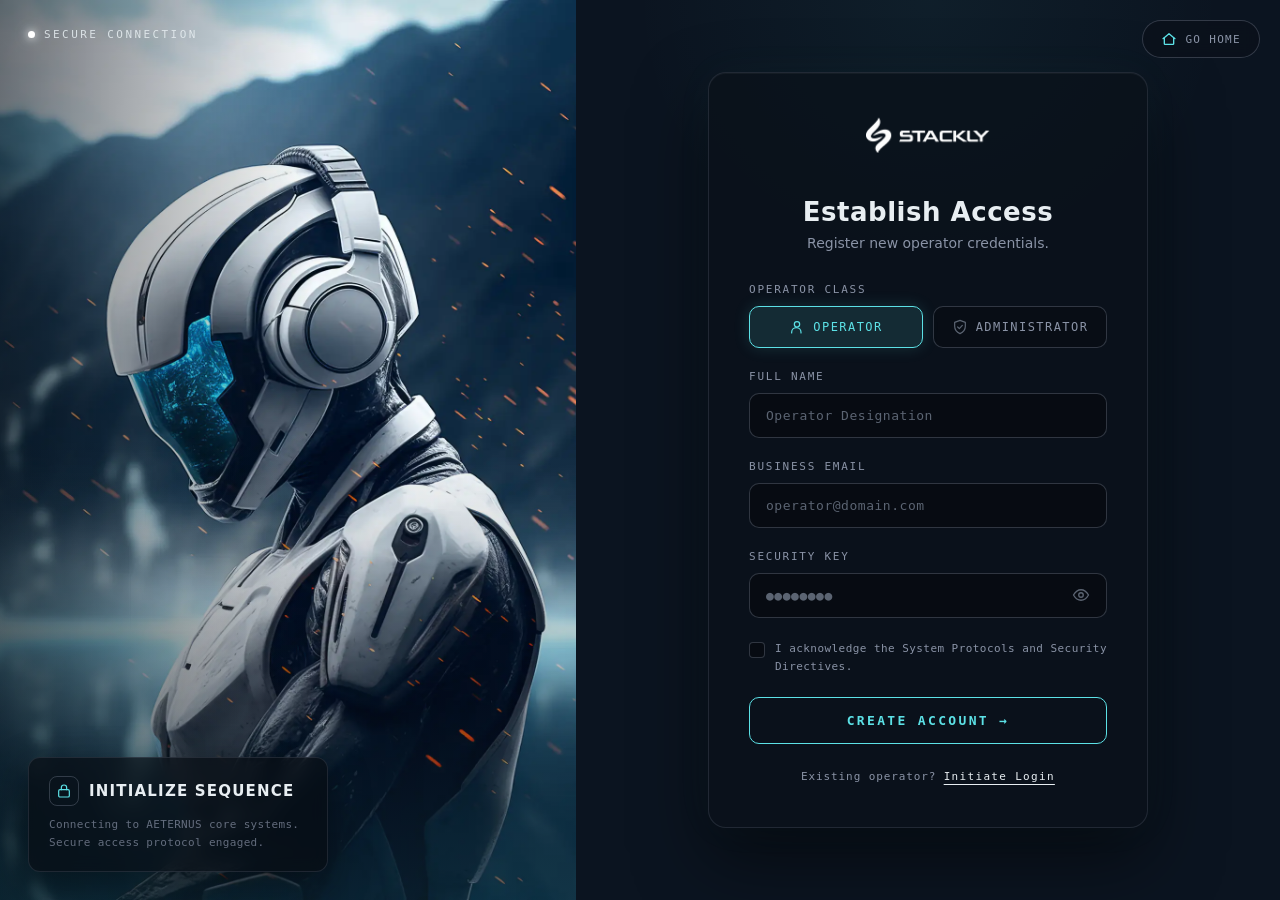
<file: signup.html>
<!DOCTYPE html>
<html lang="en">
<head>
<meta charset="UTF-8">
<meta name="viewport" content="width=device-width, initial-scale=1.0">
<title>STACKLY — Establish Access</title>
<style>
  :root {
    --navy: #0B1420;
    --bg: #06090e;
    --slate: #8a93a6;
    --slate-dim: #5b6472;
    --white: #e8eef2;
    --cyan: #5CE1E6;
    --cyan-dim: rgba(92, 225, 230, 0.12);
    --border: rgba(138, 147, 166, 0.18);
    --border-strong: rgba(138, 147, 166, 0.32);
    --mono: ui-monospace, 'Cascadia Mono', 'JetBrains Mono', 'IBM Plex Mono', 'Share Tech Mono', Menlo, Consolas, monospace;
    --sans: 'Inter', system-ui, -apple-system, 'Segoe UI', Roboto, 'Helvetica Neue', Arial, sans-serif;
  }

  *, *::before, *::after {
    box-sizing: border-box;
    margin: 0;
    padding: 0;
  }

  html, body {
    height: 100%;
  }

  body {
    font-family: var(--sans);
    background: var(--bg);
    color: var(--white);
    overflow-x: hidden;
  }

  .auth {
    display: flex;
    min-height: 100vh;
  }

  /* ---------- Left: hero media ---------- */
  .auth-media {
    position: relative;
    width: 45%;
    min-height: 100vh;
    overflow: hidden;
    flex-shrink: 0;
  }

  .auth-media img {
    position: absolute;
    inset: 0;
    width: 100%;
    height: 100%;
    object-fit: cover;
    object-position: center;
    display: block;
  }

  .media-overlay {
    position: absolute;
    inset: 0;
    background:
      linear-gradient(180deg, rgba(6, 10, 16, 0) 48%, rgba(6, 10, 16, 0.28) 78%, rgba(22, 56, 64, 0.42) 100%),
      linear-gradient(90deg, rgba(6, 10, 16, 0.55), rgba(6, 10, 16, 0) 55%);
  }

  .embers {
    position: absolute;
    inset: 0;
    overflow: hidden;
    pointer-events: none;
  }

  .ember {
    position: absolute;
    bottom: -12px;
    border-radius: 50%;
    background: #ff9b45;
    box-shadow: 0 0 6px #ff9b45, 0 0 14px rgba(255, 155, 69, 0.55);
    animation: emberRise linear infinite;
  }

  .ember:nth-child(1) { left: 8%;  width: 3px;  height: 3px;  animation-duration: 9s;  animation-delay: 0s; }
  .ember:nth-child(2) { left: 17%; width: 2px;  height: 2px;  animation-duration: 12s; animation-delay: 2.5s; }
  .ember:nth-child(3) { left: 26%; width: 4px;  height: 4px;  animation-duration: 10s; animation-delay: 5s; }
  .ember:nth-child(4) { left: 38%; width: 2px;  height: 2px;  animation-duration: 14s; animation-delay: 1s; }
  .ember:nth-child(5) { left: 52%; width: 3px;  height: 3px;  animation-duration: 11s; animation-delay: 6.5s; }
  .ember:nth-child(6) { left: 63%; width: 2px;  height: 2px;  animation-duration: 13s; animation-delay: 3.5s; }
  .ember:nth-child(7) { left: 74%; width: 3px;  height: 3px;  animation-duration: 9.5s; animation-delay: 8s; }
  .ember:nth-child(8) { left: 86%; width: 2px;  height: 2px;  animation-duration: 12.5s; animation-delay: 4s; }
  .ember:nth-child(9) { left: 93%; width: 3px;  height: 3px;  animation-duration: 10.5s; animation-delay: 1.8s; }

  @keyframes emberRise {
    0%   { transform: translateY(0) translateX(0); opacity: 0; }
    8%   { opacity: 0.9; }
    55%  { opacity: 0.6; }
    100% { transform: translateY(-105vh) translateX(12px); opacity: 0; }
  }

  .media-tag {
    position: absolute;
    left: 28px;
    top: 28px;
    display: inline-flex;
    align-items: center;
    gap: 9px;
    font-family: var(--mono);
    letter-spacing: 0.22em;
    text-transform: uppercase;
    font-size: 11px;
    color: rgba(232, 238, 242, 0.85);
    z-index: 2;
  }

  .media-tag .dot {
    width: 7px;
    height: 7px;
    border-radius: 50%;
    background: #fff;
    box-shadow: 0 0 8px #fff, 0 0 16px rgba(255, 255, 255, 0.5);
    animation: dotPulse 2.2s ease-in-out infinite;
  }

  .seq-panel {
    position: absolute;
    left: 28px;
    bottom: 28px;
    z-index: 2;
    max-width: 300px;
    padding: 18px 20px;
    border-radius: 12px;
    background: rgba(8, 13, 20, 0.72);
    border: 1px solid var(--border);
    backdrop-filter: blur(8px);
    -webkit-backdrop-filter: blur(8px);
    box-shadow: 0 14px 40px rgba(0, 0, 0, 0.4);
  }

  .seq-head {
    display: flex;
    align-items: center;
    gap: 10px;
    margin-bottom: 10px;
  }

  .seq-icon {
    display: inline-flex;
    align-items: center;
    justify-content: center;
    width: 30px;
    height: 30px;
    border-radius: 8px;
    border: 1px solid var(--border-strong);
    color: var(--cyan);
    flex-shrink: 0;
  }

  .seq-title {
    font-family: var(--sans);
    font-weight: 700;
    font-size: 15px;
    letter-spacing: 0.08em;
    text-transform: uppercase;
    color: var(--white);
  }

  .seq-text {
    font-family: var(--mono);
    font-size: 11px;
    line-height: 1.7;
    letter-spacing: 0.03em;
    color: rgba(138, 147, 166, 0.7);
  }

  /* ---------- Right: interface panel ---------- */
  .auth-panel {
    flex: 1;
    display: flex;
    align-items: center;
    justify-content: center;
    padding: 48px 40px;
    background:
      radial-gradient(ellipse 60% 45% at 50% 0%, rgba(92, 225, 230, 0.05), transparent 70%),
      var(--navy);
  }

  .auth-card {
    width: min(440px, 100%);
    padding: 44px 40px;
    border-radius: 18px;
    background: rgba(10, 17, 26, 0.72);
    border: 1px solid var(--border);
    box-shadow:
      0 30px 70px rgba(0, 0, 0, 0.5),
      0 0 40px rgba(92, 225, 230, 0.04),
      inset 0 1px 0 rgba(255, 255, 255, 0.04);
  }

  .brand {
    display: flex;
    flex-direction: column;
    align-items: center;
    margin-bottom: 28px;
  }

  .brand-mark {
    width: 44px;
    height: 44px;
    margin-bottom: 12px;
    filter: drop-shadow(0 0 10px rgba(92, 225, 230, 0.35));
  }

  .brand-wordmark {
    font-family: var(--sans);
    font-weight: 800;
    font-size: 30px;
    letter-spacing: 0.16em;
    text-transform: uppercase;
    color: var(--white);
  }

  .brand-logo {
    display: inline-flex;
    margin-bottom: 16px;
  }

  .brand-logo img {
    height: 36px;
    width: auto;
    filter: brightness(0) saturate(100%) invert(1);
  }

  .go-home {
    position: fixed;
    top: 20px;
    right: 20px;
    z-index: 60;
    display: inline-flex;
    align-items: center;
    gap: 8px;
    padding: 10px 18px;
    border-radius: 999px;
    border: 1px solid var(--border-strong);
    background: rgba(10, 17, 26, 0.7);
    backdrop-filter: blur(8px);
    -webkit-backdrop-filter: blur(8px);
    color: var(--slate);
    font-family: var(--mono);
    font-size: 11px;
    letter-spacing: 0.12em;
    text-transform: uppercase;
    text-decoration: none;
    transition: border-color 0.2s ease, color 0.2s ease, background-color 0.2s ease;
  }

  .go-home svg {
    color: var(--cyan);
  }

  .go-home:hover {
    border-color: var(--cyan);
    color: var(--white);
    background: rgba(92, 225, 230, 0.08);
  }

  .heading {
    font-family: var(--sans);
    font-weight: 700;
    font-size: 26px;
    letter-spacing: 0.02em;
    color: var(--white);
    text-align: center;
  }

  .subheading {
    margin-top: 8px;
    font-family: var(--sans);
    font-size: 14px;
    color: var(--slate);
    text-align: center;
  }

  .form {
    margin-top: 32px;
  }

  .field {
    display: block;
    margin-bottom: 22px;
  }

  .field-label {
    display: block;
    font-family: var(--mono);
    font-size: 11px;
    letter-spacing: 0.16em;
    text-transform: uppercase;
    color: var(--slate);
    margin-bottom: 10px;
  }

  .input-wrap {
    position: relative;
    display: flex;
    align-items: center;
  }

  .input-wrap input {
    width: 100%;
    padding: 14px 16px;
    border-radius: 10px;
    border: 1px solid var(--border-strong);
    background: rgba(6, 9, 14, 0.6);
    color: var(--white);
    font-family: var(--mono);
    font-size: 13px;
    letter-spacing: 0.04em;
    outline: none;
    transition: border-color 0.2s ease, box-shadow 0.2s ease;
  }

  .input-wrap input::placeholder {
    color: var(--slate-dim);
  }

  .input-wrap input:focus {
    border-color: var(--cyan);
    box-shadow: 0 0 0 3px rgba(92, 225, 230, 0.12), 0 0 18px rgba(92, 225, 230, 0.12);
  }

  .input-wrap input[type="password"] {
    padding-right: 46px;
  }

  .eye {
    position: absolute;
    right: 10px;
    display: inline-flex;
    align-items: center;
    justify-content: center;
    width: 32px;
    height: 32px;
    border: none;
    border-radius: 8px;
    background: transparent;
    color: var(--slate-dim);
    cursor: pointer;
    transition: color 0.2s ease;
  }

  .eye:hover {
    color: var(--cyan);
  }

  /* ---------- Role selector ---------- */
  .role-group {
    display: block;
    margin-bottom: 22px;
  }

  .role-head {
    display: block;
    font-family: var(--mono);
    font-size: 11px;
    letter-spacing: 0.16em;
    text-transform: uppercase;
    color: var(--slate);
    margin-bottom: 10px;
  }

  .role-row {
    display: flex;
    gap: 10px;
  }

  .role {
    flex: 1;
    display: inline-flex;
    align-items: center;
    justify-content: center;
    gap: 8px;
    padding: 12px 14px;
    border-radius: 10px;
    border: 1px solid var(--border-strong);
    background: rgba(6, 9, 14, 0.4);
    color: var(--slate);
    font-family: var(--mono);
    font-size: 12px;
    letter-spacing: 0.12em;
    text-transform: uppercase;
    cursor: pointer;
    transition: border-color 0.2s ease, color 0.2s ease, background-color 0.2s ease, box-shadow 0.2s ease;
  }

  .role svg {
    color: var(--slate-dim);
  }

  .role:hover {
    border-color: var(--cyan);
    color: var(--white);
  }

  .role.active {
    border-color: var(--cyan);
    color: var(--cyan);
    background: var(--cyan-dim);
    box-shadow: 0 0 16px rgba(92, 225, 230, 0.15);
  }

  .role.active svg {
    color: var(--cyan);
  }

  .consent {
    display: flex;
    align-items: flex-start;
    gap: 10px;
    margin-bottom: 22px;
    cursor: pointer;
  }

  .consent input {
    appearance: none;
    -webkit-appearance: none;
    width: 16px;
    height: 16px;
    flex-shrink: 0;
    margin-top: 2px;
    border: 1px solid var(--border-strong);
    border-radius: 4px;
    background: rgba(6, 9, 14, 0.6);
    cursor: pointer;
    position: relative;
    transition: border-color 0.2s ease, background-color 0.2s ease;
  }

  .consent input:checked {
    border-color: var(--cyan);
    background: var(--cyan);
  }

  .consent input:checked::after {
    content: '';
    position: absolute;
    left: 4px;
    top: 1px;
    width: 4px;
    height: 8px;
    border: solid #0a0e14;
    border-width: 0 2px 2px 0;
    transform: rotate(45deg);
  }

  .consent span {
    font-family: var(--mono);
    font-size: 11px;
    line-height: 1.6;
    letter-spacing: 0.04em;
    color: var(--slate);
  }

  .form-error {
    display: none;
    margin-bottom: 18px;
    padding: 12px 14px;
    border-radius: 8px;
    background: rgba(255, 59, 48, 0.12);
    border: 1px solid rgba(255, 59, 48, 0.5);
    color: #ff7b72;
    font-family: var(--mono);
    font-size: 12px;
    letter-spacing: 0.04em;
  }

  .form-error.show {
    display: block;
  }

  .field.has-error .input-wrap input {
    border-color: #ff3b30;
    box-shadow: 0 0 0 3px rgba(255, 59, 48, 0.12);
  }

  .consent.has-error input {
    border-color: #ff3b30;
  }

  .btn-create {
    width: 100%;
    padding: 15px 20px;
    border-radius: 10px;
    border: 1px solid var(--cyan);
    background: transparent;
    color: var(--cyan);
    font-family: var(--mono);
    font-size: 13px;
    font-weight: 700;
    letter-spacing: 0.18em;
    text-transform: uppercase;
    cursor: pointer;
    transition: background-color 0.2s ease, box-shadow 0.2s ease;
  }

  .btn-create:hover {
    background: var(--cyan-dim);
    box-shadow: 0 0 22px rgba(92, 225, 230, 0.22);
  }

  .btn-create:disabled {
    opacity: 0.7;
    cursor: progress;
  }

  .auth-footer {
    margin-top: 26px;
    text-align: center;
    font-family: var(--mono);
    font-size: 11px;
    letter-spacing: 0.08em;
    color: var(--slate);
  }

  .auth-footer a {
    color: var(--white);
    text-decoration: underline;
    text-underline-offset: 4px;
    letter-spacing: 0.12em;
    transition: color 0.2s ease;
  }

  .auth-footer a:hover {
    color: var(--cyan);
  }

  @keyframes dotPulse {
    0%, 100% { opacity: 1; transform: scale(1); }
    50% { opacity: 0.45; transform: scale(0.8); }
  }

  /* ---------- Responsive ---------- */
  @media (max-width: 900px) {
    .auth {
      flex-direction: column;
    }

    .auth-media {
      width: 100%;
      min-height: 32vh;
      max-height: 36vh;
    }

    .auth-panel {
      padding: clamp(24px, 5vw, 40px) clamp(16px, 5vw, 20px);
    }

    .auth-card {
      width: 100%;
      padding: clamp(24px, 5vw, 36px) clamp(16px, 5vw, 28px);
    }

    .seq-panel {
      left: 16px;
      right: 16px;
      max-width: none;
      padding: 14px 16px;
    }

    .seq-title {
      font-size: 13px;
    }

    .seq-text {
      font-size: 10px;
    }
  }

  @media (max-width: 640px) {
    .role-row {
      flex-direction: column;
    }

    .role {
      width: 100%;
      justify-content: center;
    }

    .brand-wordmark {
      font-size: clamp(22px, 7vw, 30px);
    }

    .heading {
      font-size: clamp(22px, 6vw, 26px);
    }

    .subheading {
      font-size: 13px;
    }

    .input-wrap input {
      padding: 14px 16px;
      font-size: 16px;
    }

    .input-wrap input[type="password"] {
      padding-right: 44px;
    }

    .btn-create {
      min-height: 48px;
    }

    .consent span {
      font-size: 10px;
    }
  }

  @media (max-width: 480px) {
    .auth-media {
      min-height: 26vh;
      max-height: 30vh;
    }

    .seq-panel {
      left: 12px;
      right: 12px;
      bottom: 12px;
    }

    .media-tag {
      left: 16px;
      top: 16px;
      font-size: 10px;
    }

    .auth-footer {
      font-size: 10px;
    }

    .auth-footer a {
      font-size: 11px;
    }
  }

  @media (max-width: 360px) {
    .auth-card {
      padding: 20px 14px;
    }

    .brand-mark {
      width: 38px;
      height: 38px;
    }

    .input-wrap input {
      padding: 12px 14px;
      font-size: 15px;
    }

    .btn-create {
      font-size: 12px;
      letter-spacing: 0.12em;
    }

    .role {
      padding: 10px 12px;
      font-size: 11px;
    }
  }
</style>
</head>
<body>
  <a href="index.html" class="go-home" aria-label="Go Home">
    <svg width="16" height="16" viewBox="0 0 24 24" fill="none" stroke="currentColor" stroke-width="2" stroke-linecap="round" stroke-linejoin="round"><path d="M3 11.5 12 4l9 7.5"/><path d="M5 10v9a1 1 0 0 0 1 1h12a1 1 0 0 0 1-1v-9"/></svg>
    Go Home
  </a>
  <main class="auth">

    <div class="auth-media">
      <img src="assets/images/auth/login-signup-img.webp" alt="STACKLY android operator profile">
      <div class="media-overlay" aria-hidden="true"></div>
      <div class="embers" aria-hidden="true">
        <span class="ember"></span>
        <span class="ember"></span>
        <span class="ember"></span>
        <span class="ember"></span>
        <span class="ember"></span>
        <span class="ember"></span>
        <span class="ember"></span>
        <span class="ember"></span>
        <span class="ember"></span>
      </div>
      <div class="media-tag">
        <span class="dot" aria-hidden="true"></span>
        Secure Connection
      </div>
      <div class="seq-panel">
        <div class="seq-head">
          <span class="seq-icon">
            <svg width="16" height="16" viewBox="0 0 24 24" fill="none" stroke="currentColor" stroke-width="1.8" stroke-linecap="round" stroke-linejoin="round" aria-hidden="true">
              <rect x="4" y="10" width="16" height="11" rx="2"/>
              <path d="M8 10V7a4 4 0 0 1 8 0v3"/>
            </svg>
          </span>
          <span class="seq-title">Initialize Sequence</span>
        </div>
        <p class="seq-text">Connecting to AETERNUS core systems. Secure access protocol engaged.</p>
      </div>
    </div>

    <div class="auth-panel">
      <div class="auth-card">
        <div class="brand">
          <a href="index.html" class="brand-logo" aria-label="Stackly Home">
            <img src="assets/images/home/nav-logo.webp" alt="STACKLY">
          </a>
        </div>

        <h2 class="heading">Establish Access</h2>
        <p class="subheading">Register new operator credentials.</p>

        <form class="form" id="signupForm" novalidate>
          <div class="role-group">
            <span class="role-head">Operator Class</span>
            <div class="role-row" id="roleRow">
              <button type="button" class="role active" data-role="operator" aria-pressed="true">
                <svg width="16" height="16" viewBox="0 0 24 24" fill="none" stroke="currentColor" stroke-width="1.8" stroke-linecap="round" stroke-linejoin="round" aria-hidden="true">
                  <circle cx="12" cy="8" r="4"/>
                  <path d="M4 21v-1a7 7 0 0 1 14 0v1"/>
                </svg>
                Operator
              </button>
              <button type="button" class="role" data-role="admin" aria-pressed="false">
                <svg width="16" height="16" viewBox="0 0 24 24" fill="none" stroke="currentColor" stroke-width="1.8" stroke-linecap="round" stroke-linejoin="round" aria-hidden="true">
                  <path d="M12 2l8 3v6c0 5-3.5 9-8 11-4.5-2-8-6-8-11V5l8-3z"/>
                  <path d="M8.5 12l2.5 2.5 4.5-5"/>
                </svg>
                Administrator
              </button>
            </div>
          </div>

          <label class="field">
            <span class="field-label">Full Name</span>
            <div class="input-wrap">
              <input type="text" id="fullName" placeholder="Operator Designation" autocomplete="name">
            </div>
          </label>

          <label class="field">
            <span class="field-label">Business Email</span>
            <div class="input-wrap">
              <input type="email" id="email" placeholder="operator@domain.com" autocomplete="email">
            </div>
          </label>

          <label class="field">
            <span class="field-label">Security Key</span>
            <div class="input-wrap">
              <input type="password" id="password" placeholder="&#9679;&#9679;&#9679;&#9679;&#9679;&#9679;&#9679;&#9679;" autocomplete="new-password">
              <button type="button" class="eye" id="togglePwd" aria-label="Show or hide password">
                <svg id="eyeOpen" width="18" height="18" viewBox="0 0 24 24" fill="none" stroke="currentColor" stroke-width="1.8" stroke-linecap="round" stroke-linejoin="round" aria-hidden="true">
                  <path d="M2 12s4-7 10-7 10 7 10 7-4 7-10 7-10-7-10-7z"/>
                  <circle cx="12" cy="12" r="3"/>
                </svg>
                <svg id="eyeClosed" width="18" height="18" viewBox="0 0 24 24" fill="none" stroke="currentColor" stroke-width="1.8" stroke-linecap="round" stroke-linejoin="round" aria-hidden="true" style="display:none;">
                  <path d="M17.94 17.94A10.07 10.07 0 0 1 12 20c-7 0-11-8-11-8a18.45 18.45 0 0 1 5.06-5.94"/>
                  <path d="M9.9 4.24A9.12 9.12 0 0 1 12 4c7 0 11 8 11 8a18.5 18.5 0 0 1-2.16 3.19"/>
                  <path d="M14.12 14.12a3 3 0 1 1-4.24-4.24"/>
                  <path d="M1 1l22 22"/>
                </svg>
              </button>
            </div>
          </label>

          <label class="consent">
            <input type="checkbox" id="consent">
            <span>I acknowledge the System Protocols and Security Directives.</span>
          </label>

          <p class="form-error" id="signupError" role="alert"></p>

          <button type="submit" class="btn-create" id="createBtn">Create Account &#8594;</button>
        </form>

        <p class="auth-footer">
          Existing operator? <a href="login.html">Initiate Login</a>
        </p>
      </div>
    </div>

  </main>

  <script>
    (function () {
      var toggle = document.getElementById('togglePwd');
      var password = document.getElementById('password');
      var eyeOpen = document.getElementById('eyeOpen');
      var eyeClosed = document.getElementById('eyeClosed');
      var form = document.getElementById('signupForm');
      var createBtn = document.getElementById('createBtn');
      var consent = document.getElementById('consent');
      var roleRow = document.getElementById('roleRow');

      if (roleRow) {
        roleRow.addEventListener('click', function (e) {
          var role = e.target.closest('.role');
          if (!role) return;
          roleRow.querySelectorAll('.role').forEach(function (r) {
            r.classList.remove('active');
            r.setAttribute('aria-pressed', 'false');
          });
          role.classList.add('active');
          role.setAttribute('aria-pressed', 'true');
        });
      }

      if (toggle && password) {
        toggle.addEventListener('click', function () {
          var show = password.type === 'password';
          password.type = show ? 'text' : 'password';
          eyeOpen.style.display = show ? 'none' : 'inline';
          eyeClosed.style.display = show ? 'inline' : 'none';
        });
      }

      if (form) {
        var error = document.getElementById('signupError');

        function showError(msg) {
          error.textContent = msg;
          error.classList.add('show');
          clearTimeout(showError._t);
          showError._t = setTimeout(function () {
            error.classList.remove('show');
          }, 3000);
        }

        function clearErrors() {
          form.querySelectorAll('.field, .consent').forEach(function (el) {
            el.classList.remove('has-error');
          });
        }

        var fullNameInput = document.getElementById('fullName');
        var emailInput = document.getElementById('email');
        var passInput = document.getElementById('password');

        form.addEventListener('submit', function (e) {
          e.preventDefault();
          var fullNameVal = fullNameInput.value.trim();
          var emailVal = emailInput.value.trim();
          var passVal = passInput.value;

          clearErrors();

          if (!fullNameVal) {
            showError('Full name is required.');
            fullNameInput.closest('.field').classList.add('has-error');
            fullNameInput.focus();
            return;
          }
          if (!/^[A-Za-z\s]+$/.test(fullNameVal)) {
            showError('Full name must contain only alphabets.');
            fullNameInput.closest('.field').classList.add('has-error');
            fullNameInput.focus();
            return;
          }
          if (!emailVal) {
            showError('Business email is required.');
            emailInput.closest('.field').classList.add('has-error');
            emailInput.focus();
            return;
          }
          if (!/^[^\s@]+@[^\s@]+\.[^\s@]+$/.test(emailVal)) {
            showError('Please enter a valid email address.');
            emailInput.closest('.field').classList.add('has-error');
            emailInput.focus();
            return;
          }
          if (!passVal) {
            showError('Security key is required.');
            passInput.closest('.field').classList.add('has-error');
            passInput.focus();
            return;
          }
          if (passVal.length < 8) {
            showError('Security key must be at least 8 characters.');
            passInput.closest('.field').classList.add('has-error');
            passInput.focus();
            return;
          }
          if (consent && !consent.checked) {
            showError('Please acknowledge the System Protocols and Security Directives.');
            consent.classList.add('has-error');
            return;
          }

          var original = createBtn.innerHTML;
          createBtn.disabled = true;
          createBtn.textContent = 'Registering...';

          var activeRole = roleRow.querySelector('.role.active');
          var roleVal = activeRole ? activeRole.getAttribute('data-role') : 'operator';
          var mappedRole = roleVal === 'admin' ? 'Administrator' : 'Operator';

          var user = {
            fullName: fullNameVal,
            email: emailVal,
            role: mappedRole
          };

          localStorage.setItem('user', JSON.stringify(user));

          setTimeout(function () {
            createBtn.disabled = false;
            createBtn.innerHTML = original;
            if (mappedRole === 'Administrator') {
              window.location.href = 'admin-dashboard.html';
            } else {
              window.location.href = 'operator-dashboard.html';
            }
          }, 1400);
        });

        [fullNameInput, emailInput, passInput].forEach(function (field) {
          field.addEventListener('input', function () {
            if (field.closest('.field')) field.closest('.field').classList.remove('has-error');
          });
        });
        if (consent) {
          consent.addEventListener('change', function () {
            consent.classList.remove('has-error');
          });
        }
      }
    })();
  </script>
</body>
</html>
</file>
<file: css/styles.css>
/* ============================================
   STACKLY Robotics - Homepage Styles
   Desktop-first approach
   ============================================ */

/* CSS Variables */
:root {
  --color-bg: #020617;
  --color-bg-alt: #0b1120;
  --color-card: rgba(0, 35, 80, 0.2);
  --color-card-border: #1f2937;
  --color-accent: #06b6d4;
  --color-accent-hover: #0891b2;
  --color-text: #ffffff;
  --color-text-secondary: #94a3b8;
  --color-text-muted: #64748b;
  --font-family: 'Inter', -apple-system, BlinkMacSystemFont, 'Segoe UI', Roboto, sans-serif;
  --container-max: 1280px;
  --section-padding-y: 88px;
  --radius: 8px;
  --radius-lg: 16px;
  --transition: 0.25s ease;
}

/* Reset */
*, *::before, *::after {
  box-sizing: border-box;
  margin: 0;
  padding: 0;
}

html {
  scroll-behavior: smooth;
  background-color: #000000;
}

body {
  font-family: var(--font-family);
  background-color: transparent;
  color: var(--color-text);
  line-height: 1.6;
  font-size: 16px;
  -webkit-font-smoothing: antialiased;
}

body::before {
  content: '';
  position: fixed;
  inset: 0;
  z-index: -1;
  pointer-events: none;
  background:
    radial-gradient(circle at 15% 20%, rgba(255, 255, 255, 0.30) 0%, transparent 60%),
    radial-gradient(circle at 85% 30%, rgba(255, 255, 255, 0.25) 0%, transparent 55%),
    radial-gradient(circle at 50% 85%, rgba(255, 255, 255, 0.28) 0%, transparent 60%);
  filter: blur(18px);
}

img {
  max-width: 100%;
  height: auto;
  display: block;
}

a {
  color: inherit;
  text-decoration: none;
}

ul, ol {
  list-style: none;
}

button {
  font-family: inherit;
  cursor: pointer;
  border: none;
  background: none;
}

/* Utility Classes */
.container {
  width: 100%;
  max-width: var(--container-max);
  margin: 0 auto;
  padding: 0 32px;
}

.text-center {
  text-align: center;
}

.no-margin {
  margin: 0;
}

/* Buttons */
.btn {
  display: inline-flex;
  align-items: center;
  justify-content: center;
  padding: 12px 28px;
  border-radius: 9999px;
  font-weight: 600;
  font-size: 14px;
  transition: background-color var(--transition), color var(--transition), border-color var(--transition);
  white-space: nowrap;
}

.btn-primary {
  background-color: var(--color-accent);
  color: #000;
}

.btn-primary:hover {
  background-color: var(--color-accent-hover);
}

.btn-outline {
  border: 1px solid rgba(255, 255, 255, 0.3);
  color: var(--color-text);
  background-color: transparent;
}

.btn-outline:hover {
  border-color: var(--color-accent);
  color: var(--color-accent);
}

.btn-outline-light {
  border: 1px solid rgba(255, 255, 255, 0.4);
  color: var(--color-text);
  background-color: transparent;
}

.btn-outline-light:hover {
  background-color: rgba(255, 255, 255, 0.1);
}

.btn-large {
  padding: 16px 40px;
  font-size: 16px;
}

/* Section Title */
.section-title {
  font-family: 'Hanken Grotesk', var(--font-family);
  font-weight: 600;
  font-size: 40px;
  line-height: 48px;
  letter-spacing: 4px;
  text-align: center;
  vertical-align: middle;
  text-transform: uppercase;
  color: #E5E2E1;
  text-shadow: 0px 0px 12px #ADC6FF99;
  white-space: nowrap;
  margin-bottom: 48px;
}

.section-title::after {
  content: '';
  display: block;
  width: 80px;
  height: 4px;
  background-color: var(--color-accent);
  border-radius: 2px;
  margin: 16px auto 0;
}

.section-header .section-title::after {
  margin-left: 0;
}

.section-label {
  display: block;
  font-size: 12px;
  font-weight: 600;
  letter-spacing: 0.15em;
  text-transform: uppercase;
  color: var(--color-accent);
  margin-bottom: 12px;
}

.section-header {
  display: flex;
  justify-content: space-between;
  align-items: flex-end;
  margin-bottom: 48px;
}

.section-header .section-title {
  text-align: left;
  white-space: normal;
}

.faq-header .section-title {
  text-align: center;
  white-space: normal;
}

.link-arrow {
  display: inline-flex;
  align-items: center;
  gap: 8px;
  font-size: 14px;
  font-weight: 600;
  color: var(--color-accent);
  transition: gap var(--transition);
}

.link-arrow::after {
  content: '\2192';
  transition: transform var(--transition);
}

.link-arrow:hover {
  gap: 12px;
}

/* Card Grid */
.card-grid {
  display: grid;
  gap: 24px;
}

.card-grid.three-col {
  grid-template-columns: repeat(3, 1fr);
}

.card {
  background-color: var(--color-card);
  border: 1px solid var(--color-card-border);
  border-radius: var(--radius-lg);
  overflow: hidden;
}

.card-title {
  font-size: 22px;
  font-weight: 700;
  color: var(--color-text);
  margin-bottom: 12px;
  line-height: 1.3;
}

.card-text {
  font-size: 15px;
  color: var(--color-text-secondary);
  line-height: 1.7;
}

/* Header */
.site-header {
  position: fixed;
  top: 0;
  left: 0;
  right: 0;
  z-index: 1000;
  background-color: #ffffff;
  backdrop-filter: blur(12px);
  border-bottom: 1px solid rgba(0, 0, 0, 0.08);
}

.site-header::after {
  content: '';
  position: absolute;
  left: 0;
  right: 0;
  bottom: -1px;
  height: 2px;
  background: linear-gradient(90deg, transparent, #00e5e5, #06b6d4, transparent);
  background-size: 200% 100%;
  opacity: 0.75;
  pointer-events: none;
  animation: headerShine 5s ease-in-out infinite;
}

@keyframes headerShine {
  0%, 100% { background-position: 0% 50%; }
  50% { background-position: 100% 50%; }
}

.header-inner {
  display: flex;
  align-items: center;
  justify-content: space-between;
  height: 80px;
}

.logo img {
  height: 48px;
  width: auto;
  transition: transform 0.3s ease, filter 0.3s ease;
}

.logo:hover img {
  transform: scale(1.05);
}

.nav-list {
  display: flex;
  align-items: center;
  gap: 32px;
}

.nav-link {
  font-size: 14px;
  font-weight: 700;
  color: #000000;
  transition: color var(--transition);
}

.nav-link:hover,
.nav-link.active {
  color: #000000;
}

.header-cta {
  position: relative;
  overflow: hidden;
  background-color: #000000;
  color: #ffffff;
}

.header-cta::before {
  content: '';
  position: absolute;
  top: 0;
  left: -100%;
  width: 100%;
  height: 100%;
  background: linear-gradient(100deg, transparent, rgba(255, 255, 255, 0.35), transparent);
  transition: left 0.5s ease;
}

.header-cta:hover::before {
  left: 100%;
}

.header-cta:hover {
  background-color: #1a1a1a;
}

.mobile-menu-toggle {
  display: none;
  flex-direction: column;
  gap: 5px;
  padding: 8px;
}

.mobile-menu-toggle span {
  display: block;
  width: 24px;
  height: 2px;
  background-color: #000000;
}

/* Hero */
.hero {
  padding: 160px 0 96px;
  background: rgba(0, 35, 80, 0.2);
  position: relative;
  overflow: hidden;
}

.hero::before {
  content: '';
  position: absolute;
  top: -20%;
  right: -10%;
  width: 600px;
  height: 600px;
  background: radial-gradient(circle, rgba(6, 182, 212, 0.08) 0%, transparent 70%);
  pointer-events: none;
}

.hero-inner {
  display: grid;
  grid-template-columns: 1.1fr 0.9fr;
  gap: 64px;
  align-items: center;
  position: relative;
  z-index: 1;
}

.hero-title {
  font-size: 64px;
  font-weight: 800;
  line-height: 1.1;
  letter-spacing: -0.02em;
  margin-bottom: 24px;
  text-transform: uppercase;
  text-shadow: 0px 0px 12px #ADC6FF99;
}

.hero-badge {
  display: inline-block;
  font-family: 'JetBrains Mono', monospace;
  font-weight: 500;
  font-size: 12px;
  line-height: 16.8px;
  letter-spacing: 1.2px;
  background: transparent;
  color: var(--color-accent);
  border: 1px solid var(--color-accent);
  padding: 0 12px;
  border-radius: 4px;
  margin-bottom: 20px;
}

.hero-text {
  font-size: 18px;
  color: var(--color-text-secondary);
  max-width: 540px;
  margin-bottom: 36px;
}

.hero-actions {
  display: flex;
  gap: 16px;
}

.hero-actions .btn-primary {
  box-shadow: 0 0 24px rgba(6, 182, 212, 0.5), 0 0 50px rgba(6, 182, 212, 0.25);
}

.hero-actions .btn-outline {
  box-shadow: 0 0 18px rgba(6, 182, 212, 0.25);
}

.hero-media {
  display: flex;
  justify-content: center;
  align-items: center;
}

.hero-media img {
  width: 420px;
  height: 480px;
  object-fit: cover;
  border-radius: var(--radius-lg);
  box-shadow: 0 0 40px rgba(6, 182, 212, 0.35), 0 0 90px rgba(6, 182, 212, 0.15), 0 24px 60px rgba(0, 0, 0, 0.5);
}

/* Mission */
.mission {
  padding: var(--section-padding-y) 0;
  background-color: rgba(0, 35, 80, 0.2);
}

.mission-inner {
  max-width: 900px;
  margin: 0 auto;
  text-align: center;
}

.mission-text {
  font-size: 20px;
  color: var(--color-text-secondary);
  line-height: 1.8;
}

/* Technology */
.technology {
  padding: 88px 0;
  background: rgba(0, 35, 80, 0.2);
  border-top: 1px solid var(--color-card-border);
  border-bottom: 1px solid var(--color-card-border);
  position: relative;
  overflow: hidden;
}

.technology::before {
  content: '';
  position: absolute;
  top: -20%;
  right: -10%;
  width: 600px;
  height: 600px;
  background: radial-gradient(circle, rgba(6, 182, 212, 0.08) 0%, transparent 70%);
  pointer-events: none;
}

.technology-inner {
  display: flex;
  flex-direction: column;
  align-items: center;
  position: relative;
  z-index: 1;
}

.technology-title {
  font-family: 'Hanken Grotesk', var(--font-family);
  font-weight: 600;
  font-size: 40px;
  line-height: 48px;
  letter-spacing: 4px;
  text-align: center;
  vertical-align: middle;
  text-transform: uppercase;
  color: #E5E2E1;
  text-shadow: 0px 0px 12px #ADC6FF99;
  margin-bottom: 20px;
  white-space: nowrap;
}

.technology-accent {
  display: block;
  width: 80px;
  height: 4px;
  background-color: var(--color-accent);
  border-radius: 2px;
  margin-bottom: 64px;
}

.technology-grid {
  display: grid;
  grid-template-columns: repeat(4, 1fr);
  gap: 24px;
  width: 100%;
}

.technology-card {
  display: flex;
  flex-direction: column;
  padding: 36px 28px;
  background: transparent;
  border: 1px solid rgba(255, 255, 255, 0.15);
  border-radius: var(--radius-lg);
  backdrop-filter: blur(12px);
  -webkit-backdrop-filter: blur(12px);
  box-shadow: 0 0 20px rgba(37, 99, 235, 0.25), 0 8px 32px rgba(0, 0, 0, 0.4);
}

.technology-card-icon {
  display: flex;
  align-items: center;
  justify-content: center;
  width: 56px;
  height: 56px;
  margin-bottom: 24px;
  color: var(--color-accent);
}

.technology-card-icon svg {
  width: 40px;
  height: 40px;
}

.technology-card-title {
  font-size: 20px;
  font-weight: 700;
  color: var(--color-text);
  margin-bottom: 14px;
  line-height: 1.3;
}

.technology-card-text {
  font-size: 15px;
  color: var(--color-text-secondary);
  line-height: 1.7;
  margin-bottom: 28px;
}

.technology-card-divider {
  width: 100%;
  height: 1px;
  border: none;
  background-color: rgba(255, 255, 255, 0.12);
  margin: 0 0 24px 0;
}

.technology-card-features {
  margin-top: auto;
}

.technology-card-features li {
  position: relative;
  padding-left: 18px;
  font-size: 14px;
  color: var(--color-text-secondary);
  margin-bottom: 10px;
  line-height: 1.5;
}

.technology-card-features li::before {
  content: '';
  position: absolute;
  left: 0;
  top: 8px;
  width: 5px;
  height: 5px;
  border-radius: 50%;
  background-color: var(--color-accent);
}

.technology-card-features li:last-child {
  margin-bottom: 0;
}

/* Advanced Systems */
.advanced-systems {
  padding: var(--section-padding-y) 0;
  background-color: rgba(0, 35, 80, 0.2);
}

.advanced-systems .section-title {
  font-family: 'Hanken Grotesk', var(--font-family);
  font-weight: 600;
  font-size: 40px;
  line-height: 48px;
  letter-spacing: 4px;
  text-align: center;
  vertical-align: middle;
  text-transform: uppercase;
  color: #E5E2E1;
  text-shadow: 0px 0px 12px #ADC6FF99;
  white-space: nowrap;
  margin-bottom: 20px;
}

.advanced-systems .section-title::after {
  content: '';
  display: block;
  width: 80px;
  height: 4px;
  background-color: var(--color-accent);
  border-radius: 2px;
  margin: 20px auto 0;
}

.system-card {
  padding: 40px;
}

.system-tag {
  display: inline-block;
  font-size: 12px;
  font-weight: 600;
  letter-spacing: 0.1em;
  text-transform: uppercase;
  color: var(--color-accent);
  margin-bottom: 16px;
}

.system-features {
  margin-top: 24px;
}

.system-features li {
  position: relative;
  padding-left: 20px;
  font-size: 14px;
  color: var(--color-text-secondary);
  margin-bottom: 10px;
}

.system-features li::before {
  content: '';
  position: absolute;
  left: 0;
  top: 10px;
  width: 6px;
  height: 6px;
  border-radius: 50%;
  background-color: var(--color-accent);
}

/* Build Banner */
.build-banner {
  position: relative;
  padding: 120px 0;
  overflow: hidden;
  display: flex;
  align-items: center;
}

.build-banner-bg {
  position: absolute;
  inset: 0;
  z-index: 0;
}

.build-banner-bg img {
  width: 100%;
  height: 100%;
  object-fit: cover;
}

.build-banner-bg::after {
  content: '';
  position: absolute;
  inset: 0;
  background: linear-gradient(90deg, rgba(19, 19, 19, 0.95) 0%, rgba(19, 19, 19, 0.55) 50%, rgba(19, 19, 19, 0.7) 100%);
}

.build-banner-inner {
  position: relative;
  z-index: 1;
  max-width: 700px;
  margin: 0 auto;
  display: flex;
  flex-direction: column;
  align-items: center;
  text-align: center;
}

.build-banner-title {
  font-family: 'Hanken Grotesk', var(--font-family);
  font-weight: 600;
  font-size: 40px;
  line-height: 48px;
  letter-spacing: 4px;
  text-align: center;
  vertical-align: middle;
  text-transform: uppercase;
  color: #E5E2E1;
  text-shadow: 0px 0px 12px #ADC6FF99;
  margin-bottom: 0;
  white-space: nowrap;
}

.build-banner-title::after {
  content: '';
  display: block;
  width: 80px;
  height: 4px;
  background-color: var(--color-accent);
  border-radius: 2px;
  margin: 20px auto 0;
}

.build-banner-inner .hero-badge {
  margin-top: 24px;
  margin-bottom: 0;
}

.build-banner-text {
  font-size: 18px;
  color: var(--color-text-secondary);
  max-width: 540px;
  margin-bottom: 32px;
}

.build-banner-actions {
  display: flex;
  gap: 16px;
}

/* Industries */
.industries {
  padding: var(--section-padding-y) 0;
  background-color: rgba(0, 35, 80, 0.2);
}

.industry-card {
  background-color: var(--color-card);
}

.industry-card img {
  width: 100%;
  height: 240px;
  object-fit: cover;
  border-bottom: 1px solid var(--color-card-border);
}

.industry-card-content {
  padding: 28px;
}

/* Global */
.global {
  padding: var(--section-padding-y) 0;
  background-color: rgba(0, 35, 80, 0.2);
}

.global-inner {
  display: flex;
  flex-direction: column;
  gap: 48px;
}

.global-map {
  border-radius: var(--radius-lg);
  overflow: hidden;
  border: 1px solid var(--color-card-border);
}

.global-map-inner {
  position: relative;
}

.world-map {
  width: 100%;
  height: auto;
  display: block;
}

.global-map-text {
  position: absolute;
  left: 0;
  right: 0;
  top: 57%;
  text-align: center;
  font-family: 'Hanken Grotesk', var(--font-family);
  font-weight: 600;
  font-size: 14px;
  letter-spacing: 2px;
  text-transform: uppercase;
  color: #E5E2E1;
}

.global-stats {
  display: grid;
  grid-template-columns: repeat(3, 1fr);
  gap: 24px;
}

.global-stat {
  text-align: center;
  padding: 32px;
  background-color: var(--color-card);
  border: 1px solid var(--color-card-border);
  border-radius: var(--radius-lg);
}

.global-stat-number {
  display: block;
  font-size: 48px;
  font-weight: 800;
  color: var(--color-accent);
  line-height: 1;
  margin-bottom: 8px;
}

.global-stat:nth-child(1) .global-stat-number,
.global-stat:nth-child(3) .global-stat-number {
  color: #ADC6FF99;
}

.global-stat-label {
  font-size: 14px;
  color: var(--color-text-secondary);
}

/* Innovation Statistics */
.innovation-stats {
  padding: 0 0 var(--section-padding-y) 0;
  background: rgba(0, 35, 80, 0.2);
}

.innovation-stats-panel {
  display: flex;
  justify-content: space-between;
  align-items: center;
  gap: 32px;
  width: 100%;
  max-width: 1440px;
  min-height: 183px;
  padding: 48px;
  border-radius: 16px;
  border: 1px solid #FFFFFF1A;
  background: rgba(0, 35, 80, 0.2);
  box-shadow: 0px 0px 30px 0px #FFFFFF05;
  backdrop-filter: blur(20px);
  -webkit-backdrop-filter: blur(20px);
  position: relative;
  margin: 0 auto;
}

.innovation-stat {
  display: flex;
  flex-direction: column;
  align-items: center;
  text-align: center;
  gap: 10px;
  position: relative;
  z-index: 1;
}

.innovation-stat-value {
  font-family: 'Hanken Grotesk', var(--font-family);
  font-weight: 700;
  font-size: 48px;
  line-height: 1.1;
  color: #ADC6FF;
  text-shadow: 0 0 24px rgba(173, 198, 255, 0.55), 0 0 60px rgba(173, 198, 255, 0.3);
  white-space: nowrap;
}

.innovation-stat-label {
  font-family: 'Hanken Grotesk', var(--font-family);
  font-weight: 600;
  font-size: 13px;
  letter-spacing: 2px;
  text-transform: uppercase;
  color: var(--color-text-secondary);
}

/* Research */
.research {
  padding: var(--section-padding-y) 0;
  background-color: rgba(0, 35, 80, 0.2);
}

.research-card {
  padding: 36px;
  display: flex;
  flex-direction: column;
}

.research-badge {
  align-self: flex-start;
  font-family: 'JetBrains Mono', var(--font-family);
  font-weight: 500;
  font-size: 12px;
  letter-spacing: 1.2px;
  color: var(--color-accent);
  border: 1px solid var(--color-accent);
  padding: 4px 10px;
  border-radius: 4px;
  margin-bottom: 16px;
}

.research-card .card-title {
  margin-top: 0;
}

.research-card .link-arrow {
  margin-top: auto;
  padding-top: 24px;
  font-family: 'JetBrains Mono', var(--font-family);
}

.research .section-header {
  flex-direction: column;
  align-items: center;
  gap: 16px;
  text-align: center;
}

.research .section-header .section-title {
  text-align: center;
  white-space: normal;
}

.research .section-header .section-title::after {
  margin-left: auto;
  margin-right: auto;
}

/* CTA */
.cta {
  padding: 104px 0;
  background: rgba(0, 35, 80, 0.2);
  text-align: center;
}

.cta-title {
  font-family: 'Hanken Grotesk', var(--font-family);
  font-weight: 600;
  font-size: 40px;
  line-height: 48px;
  letter-spacing: 4px;
  text-align: center;
  vertical-align: middle;
  text-transform: uppercase;
  color: #E5E2E1;
  text-shadow: 0px 0px 12px #ADC6FF99;
  white-space: nowrap;
  margin-bottom: 16px;
}

.cta-title::after {
  content: '';
  display: block;
  width: 80px;
  height: 4px;
  background-color: var(--color-accent);
  border-radius: 2px;
  margin: 16px auto 0;
}

.cta-text {
  font-size: 18px;
  color: var(--color-text-secondary);
  margin-bottom: 36px;
}

/* Latest Insights */
.latest-insights {
  padding: var(--section-padding-y) 0;
  background-color: rgba(0, 35, 80, 0.2);
}

.insight-card img {
  width: 100%;
  height: 220px;
  object-fit: cover;
  border-bottom: 1px solid var(--color-card-border);
}

.insight-card-content {
  padding: 28px;
}

.insight-badge {
  display: inline-block;
  width: 126px;
  height: 26px;
  line-height: 24px;
  border-radius: 2px;
  border-width: 1px;
  border-style: solid;
  border-color: #00E5FF1A;
  background: #00E5FF1A;
  font-size: 11px;
  font-weight: 600;
  text-align: center;
  text-transform: uppercase;
  letter-spacing: 0.1em;
  color: #00E5FF;
  margin-bottom: 12px;
}

.insight-card .link-arrow {
  margin-top: 20px;
}

/* Solutions */
.solutions {
  padding: var(--section-padding-y) 0;
  background-color: rgba(0, 35, 80, 0.2);
}

.solutions-header {
  text-align: center;
  margin-bottom: 20px;
}

.solutions-header .section-title {
  margin-bottom: 12px;
}

.solutions-subtitle {
  font-size: 16px;
  color: var(--color-text-secondary);
}

.solutions-divider {
  width: 100%;
  height: 1px;
  background: linear-gradient(90deg, transparent 0%, rgba(255, 255, 255, 0.18) 50%, transparent 100%);
  margin-bottom: 48px;
}

.solutions-layout {
  display: grid;
  grid-template-columns: 1.45fr 1fr;
  gap: 32px;
  align-items: stretch;
}

.solution-featured {
  background-color: var(--color-card);
  border: 1px solid var(--color-card-border);
  border-radius: var(--radius-lg);
  overflow: hidden;
  display: flex;
  flex-direction: column;
}

.solution-featured-image {
  overflow: hidden;
}

.solution-featured-image img {
  width: 100%;
  height: 420px;
  object-fit: cover;
  display: block;
}

.solution-featured-body {
  padding: 32px;
  display: flex;
  flex-direction: column;
  flex: 1;
}

.solution-category {
  font-family: 'JetBrains Mono', var(--font-family);
  font-weight: 500;
  font-size: 12px;
  letter-spacing: 1.5px;
  text-transform: uppercase;
  color: var(--color-accent);
  margin-bottom: 16px;
}

.solution-description {
  font-size: 15px;
  color: var(--color-text-secondary);
  line-height: 1.7;
  margin-bottom: 24px;
}

.solution-featured .link-arrow {
  margin-top: auto;
  font-family: 'JetBrains Mono', var(--font-family);
}

.solutions-side {
  display: grid;
  grid-template-rows: 1fr 1fr;
  gap: 32px;
}

.solution-card {
  background-color: var(--color-card);
  border: 1px solid var(--color-card-border);
  border-radius: var(--radius-lg);
  padding: 32px;
  display: flex;
  flex-direction: column;
}

.solution-card-title {
  font-family: 'Hanken Grotesk', var(--font-family);
  font-weight: 600;
  font-size: 16px;
  letter-spacing: 0.5px;
  text-transform: uppercase;
  color: var(--color-accent);
  margin-bottom: 12px;
}

.solution-card-text {
  font-size: 14px;
  color: var(--color-text-secondary);
  line-height: 1.7;
  margin-bottom: 20px;
}

.solution-card-divider {
  border: none;
  height: 1px;
  background: linear-gradient(90deg, transparent 0%, rgba(255, 255, 255, 0.2) 50%, transparent 100%);
  margin-bottom: 20px;
}

.solution-metric {
  margin-top: auto;
}

.solution-metric-head {
  display: flex;
  justify-content: space-between;
  align-items: baseline;
  margin-bottom: 12px;
}

.solution-metric-label {
  font-family: 'JetBrains Mono', var(--font-family);
  font-size: 12px;
  letter-spacing: 1px;
  text-transform: uppercase;
  color: var(--color-text-secondary);
}

.solution-metric-value {
  font-family: 'JetBrains Mono', var(--font-family);
  font-weight: 500;
  font-size: 28px;
  color: var(--color-accent);
  text-shadow: 0 0 20px rgba(6, 182, 212, 0.4);
}

.solution-progress {
  height: 4px;
  background-color: rgba(255, 255, 255, 0.08);
  border-radius: 2px;
  overflow: hidden;
}

.solution-progress span {
  display: block;
  height: 100%;
  background-color: var(--color-accent);
  border-radius: 2px;
}

.solution-feature {
  margin-top: auto;
  font-family: 'JetBrains Mono', var(--font-family);
  font-size: 13px;
  letter-spacing: 0.5px;
  color: var(--color-text);
}

.solution-feature::before {
  content: '\2713 ';
  color: var(--color-accent);
}

/* Testimonials */
.testimonials {
  padding: var(--section-padding-y) 0;
  background-color: rgba(0, 35, 80, 0.2);
}

.testimonials-header {
  text-align: center;
  margin-bottom: 20px;
}

.testimonials-header .section-title {
  margin-bottom: 12px;
}

.testimonials-subtitle {
  font-size: 16px;
  color: var(--color-text-secondary);
}

.testimonials-divider {
  width: 100%;
  height: 1px;
  background: linear-gradient(90deg, transparent 0%, rgba(255, 255, 255, 0.1) 50%, transparent 100%);
  margin-bottom: 56px;
}

.testimonials-grid {
  display: grid;
  grid-template-columns: 1fr 1fr;
  gap: 32px;
  align-items: stretch;
}

.testimonial-card {
  position: relative;
  background: rgba(0, 35, 80, 0.2);
  border: 1px solid rgba(148, 163, 184, 0.25);
  border-radius: 8px;
  padding: 48px;
  overflow: hidden;
}

.testimonial-quote {
  position: absolute;
  top: 20px;
  right: 32px;
  font-family: Georgia, 'Times New Roman', serif;
  font-weight: 700;
  font-size: 48px;
  line-height: 1;
  color: rgba(6, 182, 212, 0.15);
  pointer-events: none;
  user-select: none;
}

.testimonial-text {
  font-style: italic;
  font-size: 16px;
  color: #CBD5E1;
  line-height: 1.7;
  margin-bottom: 36px;
}

.testimonial-name {
  display: block;
  font-family: 'JetBrains Mono', var(--font-family);
  font-weight: 600;
  font-size: 13px;
  letter-spacing: 2px;
  text-transform: uppercase;
  color: var(--color-accent);
  margin-bottom: 6px;
}

.testimonial-role {
  display: block;
  font-family: 'JetBrains Mono', var(--font-family);
  font-size: 12px;
  letter-spacing: 1px;
  color: var(--color-text-secondary);
}

/* FAQ */
.faq {
  padding: var(--section-padding-y) 0;
  background-color: rgba(0, 35, 80, 0.2);
}

.faq-inner {
  display: flex;
  flex-direction: column;
  gap: 48px;
}

.faq-header {
  text-align: center;
}

.faq-list {
  display: flex;
  flex-direction: column;
  gap: 16px;
}

.faq-item {
  background-color: var(--color-card);
  border: 1px solid var(--color-card-border);
  border-radius: var(--radius);
  overflow: hidden;
}

.faq-item summary {
  display: flex;
  align-items: center;
  gap: 20px;
  padding: 28px 32px;
  cursor: pointer;
  list-style: none;
}

.faq-item summary::-webkit-details-marker {
  display: none;
}

.faq-number {
  font-size: 14px;
  font-weight: 700;
  color: var(--color-accent);
  letter-spacing: 0.05em;
}

.faq-question {
  flex: 1;
  font-size: 18px;
  font-weight: 600;
  color: var(--color-text);
}

.faq-icon {
  width: 24px;
  height: 24px;
  position: relative;
  flex-shrink: 0;
}

.faq-icon::before,
.faq-icon::after {
  content: '';
  position: absolute;
  background-color: var(--color-text);
  transition: transform var(--transition);
}

.faq-icon::before {
  top: 11px;
  left: 0;
  width: 24px;
  height: 2px;
}

.faq-icon::after {
  top: 0;
  left: 11px;
  width: 2px;
  height: 24px;
}

.faq-item[open] .faq-icon::after {
  transform: rotate(90deg);
  opacity: 0;
}

.faq-answer {
  padding: 0 32px 28px 76px;
  font-size: 15px;
  color: var(--color-text-secondary);
  line-height: 1.8;
}

/* CTA Banner */
.cta-banner {
  padding: 56px 0;
  background-color: rgba(0, 35, 80, 0.2);
}

.cta-banner-inner {
  display: flex;
  align-items: center;
  justify-content: space-between;
  gap: 48px;
  flex-wrap: wrap;
}

.cta-banner-title {
  font-family: 'Space Mono', 'IBM Plex Mono', 'JetBrains Mono', monospace;
  font-weight: 700;
  font-size: 32px;
  line-height: 1.3;
  color: #cfcfcf;
  margin-bottom: 12px;
}

.cta-banner-subtext {
  font-family: 'Space Mono', 'IBM Plex Mono', 'JetBrains Mono', monospace;
  font-size: 15px;
  line-height: 1.7;
  color: #cfcfcf;
  max-width: 560px;
}

.cta-banner-btn {
  display: inline-flex;
  align-items: center;
  justify-content: center;
  flex-shrink: 0;
  font-family: 'Space Mono', 'IBM Plex Mono', 'JetBrains Mono', monospace;
  font-weight: 700;
  font-size: 14px;
  letter-spacing: 0.08em;
  text-transform: uppercase;
  color: #1a1a1a;
  background-color: #00e5e5;
  padding: 16px 32px;
  border-radius: 6px;
  transition: background-color var(--transition);
}

.cta-banner-btn:hover {
  background-color: #00c8c8;
}

@media (max-width: 768px) {
  .cta-banner {
    padding: 44px 0;
  }

  .cta-banner-inner {
    flex-direction: column;
    align-items: center;
    text-align: center;
  }

  .cta-banner-title {
    font-size: 26px;
  }
}

/* Footer */
.site-footer {
  background-color: #e6e6e6;
  color: #1a1a1a;
  font-family: 'Space Mono', 'IBM Plex Mono', 'JetBrains Mono', monospace;
  padding: 96px 0 0;
  border-top: 1px solid #d4d4d4;
}

.footer-top {
  display: grid;
  grid-template-columns: 1.6fr 1fr 1fr 1.2fr;
  gap: 48px;
  padding-bottom: 72px;
}

.footer-logo {
  display: inline-block;
  margin-bottom: 28px;
}

.footer-logo img {
  height: 48px;
  width: auto;
}

.footer-tagline {
  font-family: var(--font-family);
  font-size: 15px;
  line-height: 1.7;
  color: #3a3a3a;
  max-width: 360px;
  margin-bottom: 24px;
}

.footer-status {
  font-size: 12px;
  font-weight: 700;
  text-transform: uppercase;
  letter-spacing: 0.08em;
  color: #00e5e5;
}

.footer-status-value {
  color: #00e5e5;
}

.footer-social {
  display: flex;
  gap: 10px;
  margin-top: 20px;
}

.footer-social a {
  display: inline-flex;
  align-items: center;
  justify-content: center;
  width: 40px;
  height: 40px;
  border-radius: 10px;
  border: 1px solid rgba(26, 26, 26, 0.14);
  background-color: #1a1a1a;
  color: #ffffff;
  transition: background-color 0.25s ease, color 0.25s ease, box-shadow 0.25s ease, transform 0.25s ease;
}

.footer-social a svg {
  width: 18px;
  height: 18px;
}

.footer-social a:hover {
  background-color: #00e5e5;
  color: #111827;
  transform: translateY(-3px);
  box-shadow: 0 8px 20px rgba(0, 0, 0, 0.18);
}

.footer-col-title {
  font-size: 13px;
  font-weight: 700;
  text-transform: uppercase;
  letter-spacing: 0.14em;
  color: #1a1a1a;
  margin-bottom: 28px;
}

.footer-links li {
  margin-bottom: 16px;
}

.footer-links a {
  font-family: var(--font-family);
  font-size: 15px;
  color: #4a4a4a;
  transition: color var(--transition);
}

.footer-links a:hover {
  color: #00b3b3;
}

.footer-newsletter-text {
  font-family: var(--font-family);
  font-size: 15px;
  line-height: 1.7;
  color: #3a3a3a;
  max-width: 280px;
  margin-bottom: 20px;
}

.newsletter-form input {
  width: 100%;
  max-width: 320px;
  padding: 16px 18px;
  border: none;
  border-radius: 10px;
  background-color: #1a1a1a;
  color: #e6e6e6;
  font-family: inherit;
  font-size: 12px;
  letter-spacing: 0.08em;
  text-transform: uppercase;
  outline: none;
  transition: box-shadow var(--transition);
}

.newsletter-form input::placeholder {
  color: #8a8a8a;
}

.newsletter-form input:focus {
  box-shadow: 0 0 0 2px #00e5e5;
}

.newsletter-form input.has-error {
  box-shadow: 0 0 0 2px #ff5c5c;
}

.newsletter-btn {
  display: block;
  width: 100%;
  max-width: 320px;
  margin-top: 10px;
  padding: 14px 18px;
  border: none;
  border-radius: 10px;
  background-color: #1a1a1a;
  color: #00e5e5;
  font-family: inherit;
  font-size: 12px;
  font-weight: 700;
  letter-spacing: 0.08em;
  text-transform: uppercase;
  cursor: pointer;
  transition: box-shadow var(--transition), color var(--transition);
}

.newsletter-btn:hover {
  color: #ffffff;
  box-shadow: 0 0 0 2px #00e5e5;
}

.newsletter-success {
  display: none;
  max-width: 320px;
  margin-top: 10px;
  padding: 10px 14px;
  border-radius: 8px;
  background-color: rgba(0, 229, 229, 0.14);
  border: 1px solid rgba(0, 229, 229, 0.6);
  color: #005e5e;
  font-family: var(--font-family);
  font-size: 13px;
  line-height: 1.5;
}

.newsletter-success.show {
  display: block;
}

.footer-bottom {
  display: flex;
  justify-content: space-between;
  align-items: center;
  gap: 24px;
  flex-wrap: wrap;
  padding: 28px 0 36px;
  border-top: 1px solid #d4d4d4;
}

.footer-copyright {
  font-size: 11px;
  text-transform: uppercase;
  letter-spacing: 0.08em;
  color: #6a6a6a;
}

.footer-legal {
  display: flex;
  gap: 24px;
  flex-wrap: wrap;
}

.footer-legal a {
  font-size: 11px;
  text-transform: uppercase;
  letter-spacing: 0.08em;
  color: #6a6a6a;
  transition: color var(--transition);
}

.footer-legal a:hover {
  color: #00b3b3;
}

/* Minimal responsive safeguard */
@media (max-width: 1024px) {
  .hero-inner {
    grid-template-columns: 1fr;
    text-align: center;
  }

  .hero-content {
    order: 2;
  }

  .hero-media {
    order: 1;
  }

  .hero-text {
    margin-left: auto;
    margin-right: auto;
  }

  .hero-actions {
    justify-content: center;
  }

  .card-grid.three-col {
    grid-template-columns: 1fr;
  }

  .technology-grid {
    grid-template-columns: repeat(2, 1fr);
  }

  .innovation-stats-panel {
    padding: 44px 28px;
  }

  .innovation-stat-value {
    font-size: 36px;
  }

  .innovation-stat-label {
    font-size: 12px;
    letter-spacing: 1.5px;
  }

  .solutions-layout {
    grid-template-columns: 1.2fr 1fr;
    gap: 24px;
  }

  .footer-top {
    grid-template-columns: repeat(2, 1fr);
    gap: 48px;
  }
}

/* ============================================
   RESPONSIVE OVERRIDES — Mobile-First Layer
   ============================================ */

/* Prevent horizontal overflow globally */
html, body {
  overflow-x: hidden;
  max-width: 100vw;
}

/* Fluid container padding */
.container {
  padding-left: clamp(16px, 4vw, 32px);
  padding-right: clamp(16px, 4vw, 32px);
}

/* Fluid typography + wrap titles */
.section-title,
.technology-title,
.advanced-systems .section-title,
.build-banner-title,
.cta-title,
.solutions-header .section-title,
.testimonials-header .section-title {
  white-space: normal;
  word-break: break-word;
  font-size: clamp(26px, 5vw, 40px);
  line-height: 1.2;
  letter-spacing: clamp(1px, 0.5vw, 4px);
}

.section-title::after,
.technology-accent,
.advanced-systems .section-title::after,
.build-banner-title::after,
.cta-title::after {
  width: clamp(48px, 10vw, 80px);
}

/* Touch targets */
.btn,
.header-cta,
.link-arrow,
.nav-link,
.mobile-menu-toggle,
.newsletter-form input,
.faq-item summary {
  min-height: 44px;
}

/* Hero — mobile default single column */
.hero {
  padding: clamp(96px, 18vw, 144px) 0 clamp(48px, 8vw, 96px);
}

.hero-inner {
  grid-template-columns: 1fr;
  text-align: center;
  gap: clamp(32px, 6vw, 64px);
}

.hero-content {
  order: 2;
}

.hero-media {
  order: 1;
}

.hero-title {
  font-size: clamp(32px, 9vw, 64px);
  line-height: 1.05;
}

.hero-text {
  margin-left: auto;
  margin-right: auto;
  font-size: clamp(15px, 2.2vw, 18px);
}

.hero-actions {
  justify-content: center;
  flex-wrap: wrap;
}

.hero-actions .btn {
  width: 100%;
  max-width: 260px;
}

.hero-media img {
  width: 100%;
  max-width: 420px;
  height: auto;
  aspect-ratio: 420 / 480;
  margin: 0 auto;
}

/* Grids — mobile default single column */
.card-grid.three-col,
.technology-grid,
.global-stats,
.testimonials-grid,
.solutions-layout,
.solutions-side {
  grid-template-columns: 1fr;
}

.solution-featured-image img {
  height: auto;
  aspect-ratio: 16 / 10;
}

.solution-featured-body,
.solution-card {
  padding: clamp(20px, 4vw, 32px);
}

/* Mission */
.mission {
  padding: clamp(48px, 8vw, 88px) 0;
}

.mission-text {
  font-size: clamp(15px, 2.2vw, 20px);
}

/* Technology */
.technology {
  padding: clamp(48px, 8vw, 88px) 0;
}

.technology-card {
  padding: clamp(24px, 4vw, 36px) clamp(20px, 3vw, 28px);
}

/* Advanced systems / industries / research / insights */
.advanced-systems,
.industries,
.global,
.research,
.latest-insights,
.solutions,
.testimonials,
.faq {
  padding: clamp(48px, 8vw, 88px) 0;
}

.system-card,
.industry-card-content,
.research-card,
.insight-card-content {
  padding: clamp(24px, 4vw, 40px);
}

/* Innovation stats panel */
.innovation-stats-panel {
  width: 100%;
  min-width: 0;
  flex-direction: column;
  gap: 24px;
  padding: clamp(28px, 4vw, 48px) clamp(16px, 4vw, 48px);
}

.innovation-stat-value {
  font-size: clamp(32px, 6vw, 48px);
}

.innovation-stat-label {
  font-size: clamp(10px, 1.4vw, 13px);
  letter-spacing: clamp(0.5px, 0.2vw, 2px);
}

/* Global map text */
.global-map-text {
  font-size: clamp(10px, 2vw, 14px);
  top: 55%;
}

.global-stat-number {
  font-size: clamp(36px, 7vw, 48px);
}

.global-stat {
  padding: clamp(24px, 4vw, 32px);
}

/* Section header */
.section-header {
  flex-direction: column;
  align-items: flex-start;
  gap: 16px;
  margin-bottom: clamp(32px, 5vw, 48px);
}

.section-header .section-title {
  text-align: left;
}

/* FAQ */
.faq-inner {
  gap: clamp(24px, 4vw, 48px);
}

.faq-item summary {
  padding: clamp(18px, 3vw, 28px) clamp(20px, 3vw, 32px);
  gap: 12px;
}

.faq-question {
  font-size: clamp(15px, 2.2vw, 18px);
}

.faq-answer {
  padding: 0 clamp(20px, 3vw, 32px) clamp(18px, 3vw, 28px) clamp(52px, 7vw, 76px);
  font-size: clamp(14px, 2vw, 15px);
}

.faq-number {
  flex-shrink: 0;
}

/* CTA */
.cta {
  padding: clamp(64px, 10vw, 104px) 0;
}

.cta-text {
  font-size: clamp(15px, 2.2vw, 18px);
}

/* CTA banner */
.cta-banner {
  padding: clamp(40px, 6vw, 56px) 0;
}

.cta-banner-inner {
  flex-direction: column;
  align-items: center;
  text-align: center;
  gap: clamp(24px, 4vw, 48px);
}

.cta-banner-title {
  font-size: clamp(24px, 5vw, 32px);
}

.cta-banner-subtext {
  font-size: clamp(14px, 2vw, 15px);
}

/* Footer */
.footer-top {
  grid-template-columns: 1fr;
  gap: clamp(32px, 5vw, 48px);
  padding-bottom: clamp(48px, 6vw, 72px);
}

.footer-bottom {
  flex-direction: column;
  gap: 16px;
  text-align: center;
  justify-content: center;
}

.newsletter-form input,
.newsletter-btn,
.newsletter-success {
  max-width: 100%;
}

/* Mobile nav — premium dropdown */
.main-nav {
  display: block;
  visibility: hidden;
  opacity: 0;
  transform: translateY(-12px) scale(0.98);
  position: absolute;
  top: calc(var(--header-h, 80px) + 8px);
  left: 12px;
  right: 12px;
  background: linear-gradient(180deg, #ffffff 0%, #f3f6fb 100%);
  border: 1px solid rgba(0, 0, 0, 0.06);
  border-radius: 18px;
  box-shadow: 0 24px 48px rgba(15, 23, 42, 0.16);
  padding: 18px 20px 20px;
  max-height: calc(100vh - var(--header-h, 80px) - 24px);
  overflow-y: auto;
  pointer-events: none;
  transition: opacity 0.35s cubic-bezier(0.22, 1, 0.36, 1), transform 0.35s cubic-bezier(0.22, 1, 0.36, 1), visibility 0.35s;
}

.main-nav.is-open {
  visibility: visible;
  opacity: 1;
  transform: translateY(0) scale(1);
  pointer-events: auto;
}

.main-nav-head {
  display: flex;
  align-items: center;
  justify-content: space-between;
  padding-bottom: 14px;
  margin-bottom: 14px;
  border-bottom: 1px solid rgba(0, 0, 0, 0.06);
}

.main-nav-label {
  font-size: 11px;
  font-weight: 700;
  letter-spacing: 0.22em;
  text-transform: uppercase;
  color: #6a7280;
}

.main-nav .nav-list {
  flex-direction: column;
  align-items: stretch;
  gap: 2px;
}

.main-nav .nav-link {
  position: relative;
  display: flex;
  align-items: center;
  width: 100%;
  padding: 13px 14px;
  font-size: 15px;
  font-weight: 600;
  color: #111827;
  border-radius: 10px;
  transition: background-color 0.25s ease, color 0.25s ease, padding-left 0.25s ease;
}

.main-nav .nav-link::before {
  content: '';
  position: absolute;
  left: 0;
  top: 50%;
  transform: translateY(-50%) scaleY(0);
  width: 3px;
  height: 60%;
  border-radius: 0 3px 3px 0;
  background: linear-gradient(180deg, #00e5e5, #06b6d4);
  transition: transform 0.3s ease;
}

.main-nav .nav-link:hover,
.main-nav .nav-link.active {
  background: rgba(0, 229, 229, 0.1);
  color: #005e5e;
  padding-left: 20px;
}

.main-nav .nav-link:hover::before,
.main-nav .nav-link.active::before {
  transform: translateY(-50%) scaleY(1);
}

.main-nav-foot {
  display: flex;
  flex-direction: column;
  gap: 12px;
  margin-top: 16px;
  padding-top: 16px;
  border-top: 1px solid rgba(0, 0, 0, 0.06);
}

.nav-login-btn {
  display: flex;
  align-items: center;
  justify-content: center;
  width: 100%;
  padding: 13px 24px;
  background-color: #111827;
  color: #ffffff;
  border-radius: 10px;
}

.nav-login-btn:hover {
  background-color: #00e5e5;
  color: #111827;
}

.nav-status {
  display: inline-flex;
  align-items: center;
  justify-content: center;
  gap: 8px;
  font-size: 12px;
  letter-spacing: 0.08em;
  text-transform: uppercase;
  color: #6a7280;
}

.nav-status-dot {
  width: 8px;
  height: 8px;
  border-radius: 50%;
  background: #00c853;
  box-shadow: 0 0 0 0 rgba(0, 200, 83, 0.6);
  animation: navPulse 2s ease-in-out infinite;
}

@keyframes navPulse {
  0%, 100% { box-shadow: 0 0 0 0 rgba(0, 200, 83, 0.6); }
  50% { box-shadow: 0 0 0 6px rgba(0, 200, 83, 0); }
}

/* Staggered link entrance */
.main-nav.is-open .nav-list li {
  opacity: 0;
  animation: navLinkIn 0.5s cubic-bezier(0.22, 1, 0.36, 1) forwards;
}
.main-nav.is-open .nav-list li:nth-child(1) { animation-delay: 0.05s; }
.main-nav.is-open .nav-list li:nth-child(2) { animation-delay: 0.1s; }
.main-nav.is-open .nav-list li:nth-child(3) { animation-delay: 0.15s; }
.main-nav.is-open .nav-list li:nth-child(4) { animation-delay: 0.2s; }
.main-nav.is-open .nav-list li:nth-child(5) { animation-delay: 0.25s; }
.main-nav.is-open .nav-list li:nth-child(6) { animation-delay: 0.3s; }
.main-nav.is-open .nav-list li:nth-child(7) { animation-delay: 0.35s; }
.main-nav.is-open .nav-list li:nth-child(8) { animation-delay: 0.4s; }

@keyframes navLinkIn {
  from { opacity: 0; transform: translateX(-14px); }
  to { opacity: 1; transform: translateX(0); }
}

/* Hamburger → X animation */
.mobile-menu-toggle span {
  transition: transform 0.3s ease, opacity 0.3s ease, background-color 0.3s ease;
}

.mobile-menu-toggle.active span:nth-child(1) {
  transform: translateY(7px) rotate(45deg);
}

.mobile-menu-toggle.active span:nth-child(2) {
  opacity: 0;
}

.mobile-menu-toggle.active span:nth-child(3) {
  transform: translateY(-7px) rotate(-45deg);
}

.mobile-menu-toggle.active span {
  background-color: #111827;
}

.header-cta {
  display: none;
}

.mobile-menu-toggle {
  display: flex;
  width: 44px;
  height: 44px;
  align-items: center;
  justify-content: center;
}

/* --------------------------------------------
   Breakpoint: 480px
   -------------------------------------------- */
@media (min-width: 480px) {
  .card-grid.three-col {
    grid-template-columns: repeat(2, 1fr);
  }

  .technology-grid {
    grid-template-columns: repeat(2, 1fr);
  }

  .global-stats {
    grid-template-columns: repeat(2, 1fr);
  }

  .hero-actions .btn {
    width: auto;
  }

  .innovation-stats-panel {
    flex-direction: row;
    flex-wrap: wrap;
    justify-content: center;
  }

  .cta-banner-inner {
    flex-direction: row;
    text-align: left;
  }
}

/* --------------------------------------------
   Breakpoint: 768px
   -------------------------------------------- */
@media (min-width: 768px) {
  .hero-inner {
    grid-template-columns: 1.1fr 0.9fr;
    text-align: left;
  }

  .hero-content {
    order: 1;
  }

  .hero-media {
    order: 2;
  }

  .hero-text {
    margin-left: 0;
    margin-right: 0;
  }

  .hero-actions {
    justify-content: flex-start;
  }

  .card-grid.three-col {
    grid-template-columns: repeat(3, 1fr);
  }

  .technology-grid {
    grid-template-columns: repeat(4, 1fr);
  }

  .global-stats {
    grid-template-columns: repeat(3, 1fr);
  }

  .solutions-layout {
    grid-template-columns: 1.45fr 1fr;
  }

  .solutions-side {
    grid-template-rows: 1fr 1fr;
    grid-template-columns: 1fr;
  }

  .testimonials-grid {
    grid-template-columns: repeat(2, 1fr);
  }

  .section-header {
    flex-direction: row;
    align-items: flex-end;
  }

  .section-header .section-title {
    text-align: left;
  }

  .footer-top {
    grid-template-columns: repeat(2, 1fr);
  }

  .footer-bottom {
    flex-direction: row;
    text-align: left;
  }

  .main-nav {
    display: block !important;
    position: static;
    background: transparent;
    border: none;
    border-radius: 0;
    box-shadow: none;
    padding: 0;
    max-height: none;
    overflow: visible;
    visibility: visible;
    opacity: 1;
    transform: none;
    pointer-events: auto;
  }

  .main-nav .nav-list {
    flex-direction: row;
    align-items: center;
    gap: 32px;
  }

  .main-nav .nav-link {
    position: relative;
    width: auto;
    padding: 0;
    font-size: 14px;
    background: transparent;
    color: #111827;
    transition: color 0.25s ease;
  }

  .main-nav .nav-link::after {
    content: '';
    position: absolute;
    left: 0;
    bottom: -6px;
    width: 100%;
    height: 2px;
    border-radius: 2px;
    background: linear-gradient(90deg, #00e5e5, #06b6d4);
    transform: scaleX(0);
    transform-origin: left;
    transition: transform 0.3s cubic-bezier(0.22, 1, 0.36, 1);
  }

  .main-nav .nav-link::before {
    display: none;
  }

  .main-nav .nav-link:hover,
  .main-nav .nav-link.active {
    background: transparent;
    color: #00a3a3;
    padding-left: 0;
  }

  .main-nav .nav-link:hover::after,
  .main-nav .nav-link.active::after {
    transform: scaleX(1);
  }

  .main-nav-head,
  .main-nav-foot,
  .nav-login-btn,
  .nav-status {
    display: none;
  }

  .header-cta {
    display: inline-flex;
  }

  .mobile-menu-toggle {
    display: none;
  }

  .innovation-stats-panel {
    flex-direction: row;
    flex-wrap: nowrap;
    justify-content: space-between;
  }
}

/* --------------------------------------------
   Breakpoint: 1024px
   -------------------------------------------- */
@media (min-width: 1024px) {
  .footer-top {
    grid-template-columns: repeat(2, 1fr);
  }

  .hero-title {
    font-size: clamp(48px, 5vw, 64px);
  }
}

/* --------------------------------------------
   Breakpoint: 1200px
   -------------------------------------------- */
@media (min-width: 1200px) {
  .footer-top {
    grid-template-columns: 1.6fr 1fr 1fr 1.2fr;
  }

  .section-title,
  .technology-title,
  .advanced-systems .section-title,
  .build-banner-title,
  .cta-title {
    font-size: 40px;
    letter-spacing: 4px;
  }
}

/* --------------------------------------------
   Scroll Reveal Animation
   -------------------------------------------- */
.js-reveal {
  opacity: 0;
  transform: translateY(24px);
  transition: opacity 0.7s cubic-bezier(0.22, 1, 0.36, 1), transform 0.7s cubic-bezier(0.22, 1, 0.36, 1);
  will-change: opacity, transform;
}

.js-reveal.is-visible {
  opacity: 1;
  transform: none;
}

/* Reduced motion */
@media (prefers-reduced-motion: reduce) {
  *, *::before, *::after {
    animation-duration: 0.01ms !important;
    animation-iteration-count: 1 !important;
    transition-duration: 0.01ms !important;
  }

  html {
    scroll-behavior: auto;
  }
}
</file>
<file: css/about.css>
/* ============================================
   STACKLY Robotics - About Page Styles
   ============================================ */

:root {
  --about-navy: rgba(0, 35, 80, 0.2);
  --about-navy-2: rgba(0, 35, 80, 0.2);
  --about-navy-3: rgba(0, 35, 80, 0.2);
  --about-white: #eef3f7;
  --about-muted: #8a93a6;
  --about-cyan: #5CE1E6;
  --about-border: rgba(138, 147, 166, 0.16);
  --about-light: #eef1f5;
  --about-dark: #131b28;
  --about-font: 'Inter', -apple-system, BlinkMacSystemFont, 'Segoe UI', Roboto, sans-serif;
  --about-mono: 'JetBrains Mono', 'Space Mono', ui-monospace, 'Cascadia Mono', monospace;
}

html {
  background-color: #000000;
}

body {
  background: rgba(0, 35, 80, 0.2);
  color: var(--about-white);
  font-family: var(--about-font);
}

.about-section {
  padding: 84px 0;
}

.about-label {
  display: block;
  font-family: var(--about-mono);
  font-size: 12px;
  font-weight: 500;
  letter-spacing: 0.22em;
  text-transform: uppercase;
  color: var(--about-cyan);
  margin-bottom: 18px;
}

.about-label.center {
  text-align: center;
}

.about-heading {
  font-family: var(--about-font);
  font-weight: 700;
  font-size: clamp(30px, 4.5vw, 44px);
  line-height: 1.15;
  letter-spacing: -0.01em;
  color: var(--about-white);
  margin-bottom: 20px;
}

.about-heading.center {
  text-align: center;
}

/* ---------- Section 01 - Hero ---------- */
.about-hero {
  position: relative;
  overflow: hidden;
  padding: 160px 0 112px;
  background-image:
    linear-gradient(90deg, #131313 0%, rgba(19, 19, 19, 0) 50%, #131313 100%),
    linear-gradient(0deg, #131313 0%, rgba(19, 19, 19, 0.8) 50%, rgba(19, 19, 19, 0) 100%),
    url('../assets/images/about/about-hero.webp');
  background-size: cover;
  background-position: center;
  text-align: center;
}

.about-hero-bg {
  display: none;
}

.about-particle {
  position: absolute;
  width: 3px;
  height: 3px;
  border-radius: 50%;
  background: var(--about-cyan);
  box-shadow: 0 0 8px var(--about-cyan), 0 0 16px rgba(92, 225, 230, 0.4);
  opacity: 0;
  animation: aboutDrift 8s linear infinite;
}

.about-particle:nth-child(1) { left: 14%; top: 30%; animation-delay: 0s; }
.about-particle:nth-child(2) { left: 22%; top: 62%; animation-delay: 2.2s; }
.about-particle:nth-child(3) { left: 36%; top: 22%; animation-delay: 4.1s; }
.about-particle:nth-child(4) { left: 58%; top: 70%; animation-delay: 1.3s; }
.about-particle:nth-child(5) { left: 72%; top: 34%; animation-delay: 5.6s; }
.about-particle:nth-child(6) { left: 84%; top: 60%; animation-delay: 3.4s; }
.about-particle:nth-child(7) { left: 92%; top: 40%; animation-delay: 6.8s; }

@keyframes aboutDrift {
  0%   { transform: translateY(0) translateX(0); opacity: 0; }
  12%  { opacity: 0.9; }
  60%  { opacity: 0.5; }
  100% { transform: translateY(-60px) translateX(20px); opacity: 0; }
}

.about-hero-inner {
  position: relative;
  z-index: 1;
  padding: 56px 64px;
  border: 1px solid rgba(92, 225, 230, 0.35);
  border-radius: 16px;
  background: rgba(11, 20, 32, 0.35);
  box-shadow: 0 0 40px rgba(92, 225, 230, 0.18), 0 0 90px rgba(92, 225, 230, 0.08);
}

.about-pill {
  display: inline-flex;
  align-items: center;
  gap: 9px;
  padding: 8px 18px;
  border-radius: 999px;
  border: 1px solid var(--about-border);
  background: rgba(92, 225, 230, 0.06);
  font-family: var(--about-mono);
  font-size: 11px;
  letter-spacing: 0.24em;
  text-transform: uppercase;
  color: var(--about-cyan);
  margin-bottom: 30px;
}

.about-hero-title {
  font-family: var(--about-font);
  font-weight: 800;
  font-size: clamp(34px, 6vw, 64px);
  line-height: 1.08;
  letter-spacing: -0.02em;
  color: var(--about-white);
  max-width: 920px;
  margin: 0 auto 26px;
}

.about-accent {
  color: var(--about-cyan);
}

.about-hero-text {
  font-size: 17px;
  line-height: 1.8;
  color: var(--about-muted);
  max-width: 720px;
  margin: 0 auto;
}

/* ---------- Section 02 - Story & Mission ---------- */
.story {
  padding: 88px 0;
  background: var(--about-navy);
  border-top: 1px solid var(--about-border);
}

.story-inner {
  display: grid;
  grid-template-columns: 1fr 1fr;
  gap: 72px;
  align-items: center;
}

.story-eyebrow {
  display: flex;
  align-items: center;
  gap: 12px;
  font-family: var(--about-mono);
  font-size: 11px;
  font-weight: 500;
  letter-spacing: 0.24em;
  text-transform: uppercase;
  color: #00c2ff;
  margin-bottom: 20px;
}

.story-eyebrow-line {
  display: inline-block;
  width: 34px;
  height: 2px;
  background: #00c2ff;
  box-shadow: 0 0 8px rgba(0, 194, 255, 0.6);
}

.story-title {
  font-family: var(--about-font);
  font-weight: 800;
  font-size: clamp(30px, 4.5vw, 44px);
  line-height: 1.12;
  letter-spacing: -0.01em;
  background: linear-gradient(180deg, #ffffff 0%, #c6ccd6 100%);
  -webkit-background-clip: text;
  background-clip: text;
  -webkit-text-fill-color: transparent;
  margin-bottom: 20px;
}

.story-divider {
  display: block;
  width: 100%;
  height: 1px;
  background: linear-gradient(90deg, rgba(0, 194, 255, 0.5), rgba(138, 147, 166, 0.15), transparent);
  margin-bottom: 26px;
}

.story-text-p {
  font-size: 15px;
  line-height: 1.85;
  color: #8a8f98;
  max-width: 50ch;
  margin-bottom: 18px;
}

.story-text-p:last-of-type {
  margin-bottom: 0;
}

.story-status {
  display: flex;
  align-items: center;
  justify-content: space-between;
  gap: 16px;
  margin-top: 34px;
  padding: 14px 18px;
  border: 1px solid var(--about-border);
  border-radius: 8px;
  background: rgba(255, 255, 255, 0.02);
  max-width: 420px;
}

.story-status-label {
  font-family: var(--about-mono);
  font-size: 11px;
  letter-spacing: 0.14em;
  text-transform: uppercase;
  color: var(--about-muted);
}

.story-status-value {
  display: inline-flex;
  align-items: center;
  gap: 8px;
  font-family: var(--about-mono);
  font-size: 11px;
  font-weight: 700;
  letter-spacing: 0.14em;
  text-transform: uppercase;
  color: #3ddc84;
}

.story-status-dot {
  width: 7px;
  height: 7px;
  border-radius: 50%;
  background: #3ddc84;
  box-shadow: 0 0 8px #3ddc84, 0 0 16px rgba(61, 220, 132, 0.5);
  animation: storyPulse 2s ease-in-out infinite;
}

@keyframes storyPulse {
  0%, 100% { opacity: 1; }
  50% { opacity: 0.4; }
}

.story-media {
  position: relative;
  border-radius: 16px;
  overflow: hidden;
  border: 1px solid rgba(0, 194, 255, 0.25);
  box-shadow: 0 0 40px rgba(0, 194, 255, 0.12), 0 24px 60px rgba(0, 0, 0, 0.45);
}

.story-media img {
  width: 100%;
  height: 460px;
  object-fit: cover;
  display: block;
}

/* ---------- Section 03 - Leadership ---------- */
.leadership {
  padding: 88px 0;
  background: var(--about-navy);
  color: var(--about-white);
}

.leader-eyebrow {
  display: block;
  text-align: center;
  font-family: var(--about-mono);
  font-size: 11px;
  font-weight: 500;
  letter-spacing: 0.24em;
  text-transform: uppercase;
  color: #00c2ff;
  margin-bottom: 18px;
}

.leadership-title {
  font-family: var(--about-font);
  font-weight: 700;
  font-size: clamp(30px, 4.5vw, 44px);
  line-height: 1.15;
  text-align: center;
  color: #9aa3ae;
  margin-bottom: 52px;
}

.leadership-grid {
  display: grid;
  grid-template-columns: repeat(3, 1fr);
  gap: 28px;
}

.leader-card {
  display: flex;
  flex-direction: column;
  background: transparent;
  border: 1px solid var(--about-border);
  border-radius: 14px;
  overflow: hidden;
  box-shadow: 0 12px 30px rgba(0, 0, 0, 0.35);
  transition: border-color 0.25s ease, transform 0.25s ease;
}

.leader-card:hover {
  border-color: rgba(0, 194, 255, 0.4);
  transform: translateY(-4px);
}

.leader-portrait {
  aspect-ratio: 4 / 5;
  overflow: hidden;
}

.leader-portrait img {
  width: 100%;
  height: 100%;
  object-fit: cover;
  display: block;
  filter: grayscale(100%);
  transition: filter 0.3s ease, transform 0.4s ease;
}

.leader-card:hover .leader-portrait img {
  filter: grayscale(0%);
  transform: scale(1.03);
}

.leader-caption {
  flex: 1;
  padding: 20px 24px;
  background: #1B1B1C;
}

.leader-name {
  font-size: 17px;
  font-weight: 700;
  color: #ffffff;
  margin-bottom: 6px;
}

.leader-role {
  display: block;
  font-size: 13px;
  letter-spacing: 0.04em;
  color: #00c2ff;
}

/* ---------- Section 04 & 07 - Principles / Initiatives ---------- */
.principles {
  padding: 88px 0;
  background: var(--about-navy);
  border-top: 1px solid var(--about-border);
}

.principles-grid {
  display: grid;
  grid-template-columns: repeat(3, 1fr);
  gap: 28px;
}

.principle-card {
  padding: 36px 32px;
  border: 1px solid var(--about-border);
  border-radius: 14px;
  background: var(--about-navy-2);
}

.principle-icon {
  display: flex;
  align-items: center;
  justify-content: center;
  width: 52px;
  height: 52px;
  border-radius: 12px;
  background: var(--about-navy-3);
  color: var(--about-cyan);
  margin-bottom: 22px;
}

.principle-title {
  font-family: var(--about-mono);
  font-size: 15px;
  letter-spacing: 0.14em;
  text-transform: uppercase;
  color: #ffffff;
  margin-bottom: 14px;
}

.principle-text {
  font-size: 15px;
  line-height: 1.75;
  color: var(--about-muted);
}

/* ---------- Section 06 - Ethical Protocol ---------- */
.ethics {
  padding: 88px 0;
  background: #151823;
  border-top: 1px solid var(--about-border);
}

.ethics-eyebrow {
  display: block;
  font-family: var(--about-mono);
  font-size: 11px;
  font-weight: 500;
  letter-spacing: 0.24em;
  text-transform: uppercase;
  color: #00c2ff;
  margin-bottom: 18px;
}

.ethics .about-heading {
  margin-bottom: 22px;
}

.ethics .principle-icon {
  color: #00c2ff;
}

.ethics-divider {
  display: block;
  height: 1px;
  background: rgba(138, 147, 166, 0.25);
  margin-bottom: 44px;
}

/* ---------- Section 05 - Timeline ---------- */
.timeline {
  padding: 88px 0;
  background: var(--about-navy);
  border-top: 1px solid var(--about-border);
}

.tt-panel {
  padding: 64px 56px;
  background: #151823;
  border: 1px solid var(--about-border);
  border-radius: 16px;
  box-shadow: 0 20px 50px rgba(0, 0, 0, 0.35);
}

.tt-eyebrow {
  display: block;
  font-family: var(--about-mono);
  font-size: 11px;
  font-weight: 500;
  letter-spacing: 0.24em;
  text-transform: uppercase;
  color: #00c2ff;
  margin-bottom: 18px;
}

.tt-panel .about-heading {
  margin-bottom: 22px;
}

.tt-divider {
  display: block;
  height: 1px;
  background: rgba(138, 147, 166, 0.25);
  margin-bottom: 40px;
}

.tt-divider-bottom {
  margin: 44px 0 0;
}

.timeline-grid {
  display: grid;
  grid-template-columns: repeat(4, 1fr);
  gap: 32px;
}

.timeline-item {
  padding: 0 28px;
  border-left: 1px solid var(--about-border);
}

.timeline-item:first-child {
  border-left: none;
  padding-left: 0;
}

.timeline-year {
  display: inline-flex;
  align-items: center;
  gap: 10px;
  font-family: var(--about-mono);
  font-size: 22px;
  font-weight: 700;
  letter-spacing: 0.02em;
  text-transform: uppercase;
  color: #00c2ff;
  margin-bottom: 14px;
}

.timeline-dot {
  width: 8px;
  height: 8px;
  border-radius: 50%;
  background: #00c2ff;
  box-shadow: 0 0 8px #00c2ff, 0 0 16px rgba(0, 194, 255, 0.5);
  flex-shrink: 0;
}

.timeline-title {
  font-size: 16px;
  font-weight: 700;
  color: #ffffff;
  margin-bottom: 10px;
}

.timeline-text {
  font-size: 14px;
  line-height: 1.7;
  color: var(--about-muted);
}

/* ---------- Section 06 - Synergetic Network (Partners) ---------- */
.partners {
  padding: 88px 0;
  background: var(--about-navy);
  border-top: 1px solid var(--about-border);
}

.sp-panel {
  padding: 64px 56px;
  background: #12141c;
  border: 1px solid var(--about-border);
  border-radius: 16px;
  box-shadow: 0 20px 50px rgba(0, 0, 0, 0.35);
}

.sp-eyebrow {
  display: block;
  text-align: center;
  font-family: var(--about-mono);
  font-size: 11px;
  font-weight: 500;
  letter-spacing: 0.24em;
  text-transform: uppercase;
  color: #00c2ff;
  margin-bottom: 18px;
}

.sp-panel .about-heading.center {
  margin-bottom: 48px;
}

.partners-grid {
  display: grid;
  grid-template-columns: repeat(4, 1fr);
  gap: 20px;
}

.partner-card {
  display: flex;
  align-items: center;
  justify-content: center;
  min-height: 120px;
  background: #3a3d45;
  border-radius: 10px;
  transition: background-color 0.25s ease, transform 0.25s ease;
}

.partner-card:hover {
  background: #454852;
  transform: translateY(-3px);
}

.partner-name {
  font-family: var(--about-mono);
  font-size: 14px;
  letter-spacing: 0.22em;
  text-indent: 0.22em;
  text-transform: uppercase;
  color: #d5d9e0;
}

/* ---------- Section 08 - Facilities ---------- */
.facilities {
  padding: 88px 0;
  background: var(--about-navy-2);
  border-top: 1px solid var(--about-border);
}

.facilities .about-heading.center {
  margin-bottom: 52px;
}

.facilities-grid {
  display: grid;
  grid-template-columns: repeat(3, 1fr);
  gap: 28px;
}

.facility-card {
  padding: 34px 30px;
  border: 1px solid var(--about-border);
  border-radius: 14px;
  background: var(--about-navy-2);
  display: flex;
  flex-direction: column;
}

.facility-title {
  font-size: 22px;
  font-weight: 700;
  color: #ffffff;
  margin-bottom: 8px;
}

.facility-tagline {
  font-family: var(--about-mono);
  font-size: 12px;
  letter-spacing: 0.08em;
  text-transform: uppercase;
  color: var(--about-cyan);
  margin-bottom: 16px;
}

.facility-text {
  font-size: 14px;
  line-height: 1.75;
  color: var(--about-muted);
  margin-bottom: 28px;
}

.facility-size {
  margin-top: auto;
  font-family: var(--about-mono);
  font-size: 14px;
  font-weight: 500;
  color: var(--about-white);
}

/* ---------- Responsive ---------- */
@media (max-width: 1024px) {
  .story-inner {
    grid-template-columns: 1fr;
    gap: 48px;
  }

  .leadership-grid {
    grid-template-columns: repeat(2, 1fr);
  }

  .principles-grid {
    grid-template-columns: repeat(2, 1fr);
  }

  .tt-panel,
  .sp-panel {
    padding: 48px 32px;
  }

  .timeline-grid {
    grid-template-columns: repeat(2, 1fr);
    gap: 32px 0;
  }

  .timeline-item:nth-child(odd) {
    border-left: none;
    padding-left: 0;
  }

  .partners-grid {
    grid-template-columns: repeat(2, 1fr);
  }
}

@media (max-width: 768px) {
  .about-hero {
    padding: 140px 0 80px;
  }

  .leadership-grid,
  .principles-grid,
  .facilities-grid {
    grid-template-columns: 1fr;
  }

  .tt-panel,
  .sp-panel {
    padding: 36px 24px;
  }

  .timeline-grid,
  .partners-grid {
    grid-template-columns: 1fr;
    gap: 32px;
  }

  .timeline-item {
    border-left: none;
    padding-left: 0;
  }

  .story-media img {
    height: 340px;
  }
}

@media (max-width: 480px) {
  .about-hero {
    padding: 120px 0 64px;
  }

  .about-hero-inner {
    padding: 32px 20px;
  }

  .about-pill {
    font-size: 10px;
    padding: 6px 14px;
    margin-bottom: 20px;
  }

  .about-hero-title {
    font-size: clamp(28px, 8vw, 34px);
  }

  .about-hero-text {
    font-size: 15px;
  }

  .story {
    padding: 64px 0;
  }

  .story-title {
    font-size: clamp(26px, 7vw, 30px);
  }

  .story-status {
    flex-direction: column;
    align-items: flex-start;
    gap: 8px;
    padding: 12px 14px;
  }

  .story-media img {
    height: 260px;
  }

  .leadership,
  .principles,
  .ethics,
  .timeline,
  .partners,
  .facilities {
    padding: 64px 0;
  }

  .leader-caption {
    padding: 16px 18px;
  }

  .leader-name {
    font-size: 15px;
  }

  .leader-role {
    font-size: 12px;
  }

  .principle-card {
    padding: 24px 20px;
  }

  .principle-icon {
    width: 44px;
    height: 44px;
  }

  .principle-icon svg {
    width: 22px;
    height: 22px;
  }

  .principle-title {
    font-size: 13px;
  }

  .principle-text {
    font-size: 14px;
  }

  .tt-panel,
  .sp-panel {
    padding: 28px 18px;
  }

  .timeline-grid {
    gap: 24px;
  }

  .timeline-item {
    padding: 0;
  }

  .timeline-year {
    font-size: 18px;
  }

  .timeline-title {
    font-size: 15px;
  }

  .timeline-text {
    font-size: 13px;
  }

  .partner-card {
    min-height: 88px;
  }

  .partner-name {
    font-size: 12px;
    letter-spacing: 0.14em;
    text-indent: 0.14em;
  }

  .facility-card {
    padding: 24px 20px;
  }

  .facility-title {
    font-size: 18px;
  }

  .facility-tagline {
    font-size: 11px;
  }

  .facility-text {
    font-size: 13px;
    margin-bottom: 20px;
  }

  .facility-size {
    font-size: 12px;
  }
}

@media (max-width: 320px) {
  .about-hero-inner {
    padding: 24px 16px;
  }

  .about-hero-title {
    font-size: 26px;
  }

  .about-heading {
    font-size: 26px;
  }

  .story-title,
  .leadership-title {
    font-size: 24px;
  }

  .story-text-p {
    font-size: 14px;
  }

  .principle-card {
    padding: 20px 16px;
  }

  .tt-panel,
  .sp-panel {
    padding: 22px 14px;
  }

  .partner-card {
    min-height: 76px;
  }

  .facility-card {
    padding: 20px 16px;
  }
}
</file>
<file: css/products.css>
/* ============================================
   STACKLY Robotics - Services (v2) Page Styles
   Design system: #050B16 > #0A1428 > #111B2E, accent #38BDF8
   ============================================ */

:root {
  --s2-bg-1: rgba(0, 35, 80, 0.2);
  --s2-bg-2: rgba(0, 35, 80, 0.2);
  --s2-bg-3: rgba(0, 35, 80, 0.2);
  --s2-card: rgba(0, 35, 80, 0.2);
  --s2-accent: #38BDF8;
  --s2-accent-soft: rgba(56, 189, 248, 0.1);
  --s2-white: #ffffff;
  --s2-muted: #8CA0B8;
  --s2-border: rgba(255, 255, 255, 0.08);
  --s2-radius: 12px;
  --s2-mono: 'JetBrains Mono', 'Space Mono', ui-monospace, 'Cascadia Mono', monospace;
}

html {
  background-color: #000000;
}

body {
  background: rgba(0, 35, 80, 0.2);
  color: var(--s2-white);
  font-family: 'Inter', -apple-system, BlinkMacSystemFont, 'Segoe UI', Roboto, sans-serif;
}

/* Shared primitives */
.s2-section {
  padding: 72px 0;
}

.s2-label {
  display: block;
  font-family: var(--s2-mono);
  font-size: 11px;
  letter-spacing: 0.22em;
  text-transform: uppercase;
  color: var(--s2-accent);
  margin-bottom: 16px;
}

.s2-label.center {
  text-align: center;
}

.s2-eyebrow {
  display: inline-flex;
  align-items: center;
  gap: 10px;
  font-family: var(--s2-mono);
  font-size: 11px;
  letter-spacing: 0.24em;
  text-transform: uppercase;
  color: var(--s2-muted);
  margin-bottom: 18px;
}

.s2-eyebrow .dot {
  width: 7px;
  height: 7px;
  border-radius: 50%;
  background: var(--s2-accent);
  box-shadow: 0 0 10px var(--s2-accent);
}

.s2-title {
  font-size: clamp(30px, 4vw, 42px);
  font-weight: 800;
  letter-spacing: -0.01em;
  line-height: 1.12;
  color: var(--s2-white);
  margin-bottom: 16px;
}

.s2-title.center {
  text-align: center;
}

.s2-sub {
  font-size: 16px;
  line-height: 1.7;
  color: var(--s2-muted);
  max-width: 600px;
}

.s2-sub.center {
  margin: 0 auto;
  text-align: center;
}

.s2-btn {
  display: inline-flex;
  align-items: center;
  justify-content: center;
  gap: 8px;
  padding: 14px 30px;
  border-radius: 999px;
  font-family: var(--s2-mono);
  font-size: 13px;
  font-weight: 600;
  letter-spacing: 0.08em;
  text-transform: uppercase;
  text-decoration: none;
  border: 1px solid transparent;
  cursor: pointer;
  transition: background-color 0.25s ease, color 0.25s ease, border-color 0.25s ease, box-shadow 0.25s ease;
}

.s2-btn-accent {
  background: var(--s2-accent);
  color: #050B16;
  box-shadow: 0 0 22px rgba(56, 189, 248, 0.35);
}

.s2-btn-accent:hover {
  background: #7dd3fc;
  box-shadow: 0 0 32px rgba(56, 189, 248, 0.5);
}

.s2-btn-outline {
  background: transparent;
  color: var(--s2-white);
  border-color: rgba(255, 255, 255, 0.35);
}

.s2-btn-outline:hover {
  border-color: var(--s2-accent);
  color: var(--s2-accent);
}

.s2-card {
  border: 1px solid var(--s2-border);
  border-radius: var(--s2-radius);
  background: var(--s2-card);
}

.s2-icon {
  display: flex;
  align-items: center;
  justify-content: center;
  width: 48px;
  height: 48px;
  border-radius: 10px;
  background: var(--s2-accent-soft);
  color: var(--s2-accent);
}

.s2-link {
  display: inline-flex;
  align-items: center;
  gap: 8px;
  font-family: var(--s2-mono);
  font-size: 12px;
  letter-spacing: 0.12em;
  text-transform: uppercase;
  color: var(--s2-accent);
  transition: gap 0.25s ease;
}

.s2-link::after {
  content: '\2192';
  transition: transform 0.25s ease;
}

.s2-link:hover {
  gap: 12px;
}

/* ---------- Hero ---------- */
.s2-hero {
  position: relative;
  padding: 130px 0 72px;
  background: linear-gradient(180deg, var(--s2-bg-1) 0%, var(--s2-bg-2) 100%);
}

.s2-hero-grid {
  display: grid;
  grid-template-columns: 1.2fr 1fr;
  gap: 64px;
  align-items: center;
}

.s2-hero-title {
  font-size: clamp(36px, 5vw, 58px);
  font-weight: 800;
  line-height: 1.08;
  letter-spacing: -0.02em;
  margin-bottom: 22px;
}

.s2-hero-text {
  font-size: 17px;
  line-height: 1.8;
  color: var(--s2-muted);
  max-width: 520px;
  margin-bottom: 34px;
}

.s2-hero-actions {
  display: flex;
  gap: 16px;
  flex-wrap: wrap;
}

.s2-img-card {
  border: 1px solid var(--s2-border);
  border-radius: var(--s2-radius);
  overflow: hidden;
  aspect-ratio: 16 / 10;
  background: var(--s2-card);
  box-shadow: 0 24px 60px rgba(0, 0, 0, 0.45);
}

.s2-img-card img {
  width: 100%;
  height: 100%;
  object-fit: cover;
  display: block;
}

/* ---------- Services grid ---------- */
.s2-services-head {
  text-align: center;
  margin-bottom: 56px;
}

.s2-grid-3x2 {
  display: grid;
  grid-template-columns: repeat(3, 1fr);
  gap: 24px;
}

.s2-service-card {
  padding: 32px 28px;
  border: 1px solid var(--s2-border);
  border-radius: var(--s2-radius);
  background: var(--s2-card);
  transition: border-color 0.25s ease, transform 0.25s ease, box-shadow 0.25s ease;
}

.s2-service-card:hover {
  border-color: rgba(56, 189, 248, 0.5);
  transform: translateY(-4px);
  box-shadow: 0 16px 40px rgba(0, 0, 0, 0.35);
}

.s2-service-card .s2-icon {
  margin-bottom: 20px;
}

.s2-service-title {
  font-size: 18px;
  font-weight: 700;
  margin-bottom: 10px;
}

.s2-service-text {
  font-size: 14px;
  line-height: 1.7;
  color: var(--s2-muted);
}

/* ---------- Featured solution ---------- */
.s2-head-row {
  display: flex;
  justify-content: space-between;
  align-items: flex-end;
  gap: 24px;
  flex-wrap: wrap;
  margin-bottom: 48px;
}

.s2-grid-3 {
  display: grid;
  grid-template-columns: repeat(3, 1fr);
  gap: 28px;
}

.s2-product-card {
  border: 1px solid var(--s2-border);
  border-radius: var(--s2-radius);
  background: var(--s2-card);
  overflow: hidden;
  display: flex;
  flex-direction: column;
}

.s2-product-media {
  aspect-ratio: 16 / 10;
  overflow: hidden;
}

.s2-product-media img {
  width: 100%;
  height: 100%;
  object-fit: cover;
  display: block;
}

.s2-product-body {
  padding: 26px;
  display: flex;
  flex-direction: column;
  flex: 1;
}

.s2-product-name {
  font-size: 20px;
  font-weight: 700;
  margin-bottom: 10px;
}

.s2-product-desc {
  font-size: 14px;
  line-height: 1.7;
  color: var(--s2-muted);
  margin-bottom: 18px;
}

.s2-chips {
  display: flex;
  gap: 8px;
  flex-wrap: wrap;
  margin-bottom: 20px;
}

.s2-chip {
  font-family: var(--s2-mono);
  font-size: 10px;
  letter-spacing: 0.08em;
  text-transform: uppercase;
  padding: 4px 10px;
  border-radius: 999px;
  border: 1px solid var(--s2-border);
  color: var(--s2-accent);
  background: var(--s2-accent-soft);
}

.s2-view-btn {
  margin-top: auto;
  display: inline-flex;
  align-items: center;
  justify-content: center;
  gap: 8px;
  font-family: var(--s2-mono);
  font-size: 12px;
  letter-spacing: 0.1em;
  text-transform: uppercase;
  color: var(--s2-white);
  border: 1px solid var(--s2-border);
  border-radius: 8px;
  padding: 12px 18px;
  transition: border-color 0.2s ease, color 0.2s ease;
}

.s2-view-btn:hover {
  border-color: var(--s2-accent);
  color: var(--s2-accent);
}

/* ---------- Process (light) ---------- */
.s2-light {
  background: #eef2f7;
  color: #0A1428;
}

.s2-light .s2-title {
  color: #0A1428;
}

.s2-light .s2-sub {
  color: #5b6b80;
}

.s2-light .s2-label {
  color: #0e9fd8;
}

.s2-steps {
  display: grid;
  grid-template-columns: repeat(4, 1fr);
  gap: 28px;
}

.s2-step {
  position: relative;
  padding: 36px 28px;
  background: #ffffff;
  border: 1px solid rgba(10, 20, 40, 0.08);
  border-radius: var(--s2-radius);
  box-shadow: 0 12px 30px rgba(10, 20, 40, 0.06);
}

.s2-step-num {
  display: block;
  font-family: var(--s2-mono);
  font-size: 13px;
  letter-spacing: 0.2em;
  color: #0e9fd8;
  margin-bottom: 16px;
}

.s2-step-title {
  font-size: 18px;
  font-weight: 700;
  margin-bottom: 10px;
}

.s2-step-text {
  font-size: 14px;
  line-height: 1.7;
  color: #5b6b80;
}

/* ---------- Technology ecosystem ---------- */
.s2-eco-grid {
  display: grid;
  grid-template-columns: repeat(4, 1fr);
  gap: 24px;
}

.s2-eco-card {
  padding: 32px 24px;
  text-align: center;
  border: 1px solid var(--s2-border);
  border-radius: var(--s2-radius);
  background: var(--s2-card);
}

.s2-eco-card .s2-icon {
  margin: 0 auto 18px;
}

.s2-eco-title {
  font-size: 15px;
  font-weight: 700;
  margin-bottom: 8px;
}

.s2-eco-text {
  font-size: 13px;
  line-height: 1.6;
  color: var(--s2-muted);
}

/* ---------- Documentation & support ---------- */
.s2-docs {
  display: grid;
  grid-template-columns: 1fr 1fr;
  gap: 28px;
  align-items: stretch;
}

.s2-code {
  background: #050B16;
  border: 1px solid var(--s2-border);
  border-radius: var(--s2-radius);
  padding: 28px;
  font-family: var(--s2-mono);
  font-size: 13px;
  line-height: 1.9;
  color: #7dd3fc;
  overflow-x: auto;
}

.s2-code .c-dim { color: #3b4a5f; }
.s2-code .c-str { color: #8CA0B8; }
.s2-code .c-fn  { color: #38BDF8; }

.s2-docs-list {
  display: flex;
  flex-direction: column;
  gap: 16px;
}

.s2-doc-row {
  border: 1px solid var(--s2-border);
  border-radius: var(--s2-radius);
  background: var(--s2-card);
  padding: 24px;
  transition: border-color 0.25s ease;
}

.s2-doc-row:hover {
  border-color: rgba(56, 189, 248, 0.4);
}

.s2-doc-title {
  font-family: var(--s2-mono);
  font-size: 13px;
  letter-spacing: 0.08em;
  text-transform: uppercase;
  color: var(--s2-white);
  margin-bottom: 8px;
}

.s2-doc-text {
  font-size: 14px;
  line-height: 1.7;
  color: var(--s2-muted);
}

/* ---------- Global service & support (orbit) ---------- */
.s2-orbit-wrap {
  display: flex;
  justify-content: center;
  margin-bottom: 44px;
}

.s2-orbit {
  position: relative;
  width: 320px;
  height: 320px;
}

.s2-ring {
  position: absolute;
  border: 1px solid rgba(56, 189, 248, 0.25);
  border-radius: 50%;
}

.s2-ring.r1 { inset: 0; animation: s2spin 18s linear infinite; }
.s2-ring.r2 { inset: 24px; border-style: dashed; animation: s2spinRev 26s linear infinite; }
.s2-ring.r3 { inset: 52px; border-color: rgba(56, 189, 248, 0.15); animation: s2spin 34s linear infinite; }

.s2-core {
  position: absolute;
  inset: 0;
  margin: auto;
  width: 52px;
  height: 52px;
  border-radius: 50%;
  display: flex;
  align-items: center;
  justify-content: center;
  color: var(--s2-accent);
  background: rgba(56, 189, 248, 0.12);
  box-shadow: 0 0 24px rgba(56, 189, 248, 0.35), 0 0 60px rgba(56, 189, 248, 0.25);
}

.s2-core svg {
  display: block;
  filter: drop-shadow(0 0 6px rgba(56, 189, 248, 0.8));
}

.s2-sat {
  position: absolute;
  width: 8px;
  height: 8px;
  border-radius: 50%;
  background: var(--s2-accent);
  box-shadow: 0 0 10px var(--s2-accent), 0 0 22px rgba(56, 189, 248, 0.5);
}

.s2-sat.top    { top: -4px; left: 50%; margin-left: -4px; }
.s2-sat.right  { top: 50%; right: -4px; margin-top: -4px; }
.s2-sat.bottom { bottom: -4px; left: 50%; margin-left: -4px; }
.s2-sat.left   { top: 50%; left: -4px; margin-top: -4px; }

@keyframes s2spin {
  to { transform: rotate(360deg); }
}

@keyframes s2spinRev {
  to { transform: rotate(-360deg); }
}

/* ---------- By the numbers ---------- */
.s2-stats {
  display: grid;
  grid-template-columns: repeat(4, 1fr);
  gap: 24px;
}

.s2-stat {
  text-align: center;
  padding: 40px 20px;
  border: 1px solid var(--s2-border);
  border-radius: var(--s2-radius);
  background: var(--s2-card);
}

.s2-stat-num {
  display: block;
  font-family: var(--s2-mono);
  font-size: clamp(32px, 4vw, 44px);
  font-weight: 700;
  color: var(--s2-accent);
  text-shadow: 0 0 20px rgba(56, 189, 248, 0.4);
  margin-bottom: 10px;
}

.s2-stat-label {
  font-family: var(--s2-mono);
  font-size: 12px;
  letter-spacing: 0.18em;
  text-transform: uppercase;
  color: var(--s2-muted);
}

/* ---------- Technical FAQ ---------- */
.s2-faq-list {
  max-width: 760px;
  margin: 0 auto;
  display: flex;
  flex-direction: column;
  gap: 14px;
}

.s2-faq-item {
  border: 1px solid var(--s2-border);
  border-radius: var(--s2-radius);
  background: var(--s2-card);
  overflow: hidden;
}

.s2-faq-item summary {
  display: flex;
  justify-content: space-between;
  align-items: center;
  gap: 20px;
  padding: 22px 26px;
  cursor: pointer;
  list-style: none;
}

.s2-faq-item summary::-webkit-details-marker {
  display: none;
}

.s2-faq-q {
  font-size: 16px;
  font-weight: 600;
  color: var(--s2-white);
}

.s2-faq-caret {
  position: relative;
  flex-shrink: 0;
  width: 16px;
  height: 16px;
  transition: transform 0.25s ease;
}

.s2-faq-caret::before {
  content: '';
  position: absolute;
  left: 2px;
  top: 4px;
  width: 9px;
  height: 9px;
  border-right: 2px solid var(--s2-accent);
  border-bottom: 2px solid var(--s2-accent);
  transform: rotate(45deg);
}

.s2-faq-item[open] .s2-faq-caret {
  transform: rotate(180deg);
}

.s2-faq-a {
  padding: 0 26px 24px;
  font-size: 14px;
  line-height: 1.75;
  color: var(--s2-muted);
}

/* ---------- Newsletter (CTA) ---------- */
.nl-section {
  padding: 88px 0;
  background: #151B2D;
}

.nl-inner {
  max-width: 720px;
  margin: 0 auto;
  text-align: center;
}

.nl-title {
  font-size: 32px;
  font-weight: 800;
  letter-spacing: -0.01em;
  line-height: 1.2;
  color: #ffffff;
  margin-bottom: 16px;
}

.nl-sub {
  font-size: 16px;
  line-height: 1.7;
  font-weight: 400;
  color: #9aa4b2;
  max-width: 640px;
  margin: 0 auto 40px;
}

.nl-form {
  display: flex;
  justify-content: center;
  align-items: center;
  gap: 12px;
}

.nl-form input {
  height: 48px;
  min-width: 360px;
  padding: 0 18px;
  background: #0a0d14;
  border: 1px solid #2a2f3a;
  border-radius: 6px;
  color: #ffffff;
  font-family: inherit;
  font-size: 14px;
  outline: none;
  transition: border-color 0.2s ease, box-shadow 0.2s ease;
}

.nl-form input::placeholder {
  color: #7b8494;
}

.nl-form input:focus {
  border-color: #38bdf8;
  box-shadow: 0 0 0 3px rgba(56, 189, 248, 0.12);
}

.nl-btn {
  height: 48px;
  padding: 0 24px;
  background: #38bdf8;
  color: #0a0d14;
  font-family: inherit;
  font-size: 14px;
  font-weight: 600;
  border: none;
  border-radius: 6px;
  cursor: pointer;
  transition: background-color 0.2s ease;
}

.nl-btn:hover {
  background: #4fc3f7;
}

.nl-success {
  margin-top: 20px;
  font-size: 14px;
  font-weight: 500;
  color: #38bdf8;
  opacity: 0;
  transform: translateY(4px);
  transition: opacity 0.4s ease, transform 0.4s ease;
}

.nl-success.is-visible {
  opacity: 1;
  transform: translateY(0);
}

.nl-sr-only {
  position: absolute;
  width: 1px;
  height: 1px;
  overflow: hidden;
  clip: rect(0 0 0 0);
  clip-path: inset(50%);
  white-space: nowrap;
}

/* ---------- Next-Gen Product Hero ---------- */
.ph-hero {
  position: relative;
  padding: 144px 0 88px;
  background: linear-gradient(90deg, #0C1324 0%, rgba(12, 19, 36, 0.9) 50%, rgba(12, 19, 36, 0) 100%);
  overflow: hidden;
}

.ph-hero-grid {
  display: grid;
  grid-template-columns: 1.05fr 0.95fr;
  gap: 72px;
  align-items: center;
}

.ph-badge {
  display: inline-flex;
  align-items: center;
  gap: 10px;
  font-family: var(--s2-mono);
  font-size: 11px;
  font-weight: 500;
  letter-spacing: 0.22em;
  text-transform: uppercase;
  color: rgba(140, 224, 242, 0.85);
  border: 1px solid rgba(53, 214, 232, 0.35);
  background: rgba(53, 214, 232, 0.05);
  border-radius: 999px;
  padding: 9px 18px;
  margin-bottom: 28px;
}

.ph-dot {
  width: 6px;
  height: 6px;
  border-radius: 50%;
  background: #35D6E8;
  box-shadow: 0 0 9px rgba(53, 214, 232, 0.9);
}

.ph-sep {
  color: rgba(140, 224, 242, 0.4);
}

.ph-title {
  font-size: clamp(38px, 5vw, 60px);
  font-weight: 800;
  line-height: 1.06;
  letter-spacing: -0.02em;
  color: #ffffff;
  margin-bottom: 26px;
}

.ph-title-grad {
  display: block;
  background: linear-gradient(90deg, #35D6E8 0%, #7CE0F2 100%);
  -webkit-background-clip: text;
  background-clip: text;
  color: transparent;
  -webkit-text-fill-color: transparent;
}

.ph-text {
  font-size: 17px;
  line-height: 1.8;
  color: #93A5BE;
  max-width: 540px;
  margin-bottom: 36px;
}

.ph-actions {
  display: flex;
  gap: 16px;
  flex-wrap: wrap;
}

.ph-btn {
  display: inline-flex;
  align-items: center;
  justify-content: center;
  gap: 8px;
  padding: 15px 32px;
  border-radius: 999px;
  border: 1px solid transparent;
  font-family: var(--s2-mono);
  font-size: 13px;
  font-weight: 600;
  letter-spacing: 0.08em;
  text-transform: uppercase;
  text-decoration: none;
  cursor: pointer;
  transition: background-color 0.25s ease, border-color 0.25s ease, color 0.25s ease, box-shadow 0.25s ease;
}

.ph-btn-primary {
  background: linear-gradient(90deg, #35D6E8 0%, #7CE0F2 100%);
  color: #06222C;
}

.ph-btn-primary:hover {
  box-shadow: 0 0 26px rgba(53, 214, 232, 0.45);
}

.ph-btn-outline {
  background: transparent;
  color: #D7F3F8;
  border-color: rgba(53, 214, 232, 0.5);
}

.ph-btn-outline:hover {
  background: rgba(53, 214, 232, 0.08);
  border-color: #35D6E8;
  color: #ffffff;
}

.ph-media-card {
  position: relative;
  aspect-ratio: 4 / 3;
  border: 1px solid rgba(53, 214, 232, 0.35);
  border-radius: 8px;
  overflow: hidden;
  background: #0C1324;
  box-shadow: 0 30px 80px rgba(2, 6, 16, 0.55);
}

.ph-media-card img {
  width: 100%;
  height: 100%;
  object-fit: cover;
  display: block;
}

.ph-telemetry {
  position: absolute;
  top: 16px;
  right: 16px;
  display: flex;
  flex-direction: column;
  align-items: flex-end;
  gap: 4px;
  padding: 12px 16px;
  border-radius: 6px;
  border: 1px solid rgba(53, 214, 232, 0.35);
  background: rgba(10, 17, 32, 0.55);
  backdrop-filter: blur(6px);
  -webkit-backdrop-filter: blur(6px);
}

.ph-telemetry span {
  font-family: var(--s2-mono);
  font-size: 10px;
  font-weight: 500;
  letter-spacing: 0.16em;
  text-transform: uppercase;
  color: rgba(140, 224, 242, 0.95);
  line-height: 1.8;
  white-space: nowrap;
}

.ph-telemetry span:first-child {
  color: #7CE0F2;
}

/* ---------- Hardware Ecosystem ---------- */
.ph-eco {
  padding: 72px 0;
}

.ph-eco-head {
  margin-bottom: 44px;
}

.ph-eco-title {
  font-size: clamp(30px, 4vw, 42px);
  font-weight: 800;
  letter-spacing: -0.01em;
  line-height: 1.12;
  color: #ffffff;
  margin-bottom: 10px;
}

.ph-eco-sub {
  font-family: var(--s2-mono);
  font-size: 11px;
  font-weight: 500;
  letter-spacing: 0.22em;
  text-transform: uppercase;
  color: #6b7d96;
}

.ph-eco-grid {
  display: grid;
  grid-template-columns: repeat(4, 1fr);
  gap: 1px;
  background: rgba(255, 255, 255, 0.1);
}

.ph-eco-card {
  display: flex;
  flex-direction: column;
  align-items: center;
  justify-content: center;
  gap: 20px;
  padding: 48px 24px;
  background: #131A28;
}

.ph-eco-icon {
  display: flex;
  align-items: center;
  justify-content: center;
  color: #35D6E8;
}

.ph-eco-icon svg {
  width: 48px;
  height: 48px;
}

.ph-eco-label {
  font-size: 15px;
  font-weight: 600;
  text-align: center;
  color: #ffffff;
}

/* ---------- Featured Hardware ---------- */
.ph-featured {
  padding: 72px 0;
}

.ph-featured-head {
  display: flex;
  justify-content: space-between;
  align-items: flex-end;
  gap: 24px;
  flex-wrap: wrap;
  margin-bottom: 44px;
}

.ph-featured-title {
  font-size: clamp(30px, 4vw, 42px);
  font-weight: 800;
  letter-spacing: -0.01em;
  line-height: 1.12;
  color: #ffffff;
  margin-bottom: 10px;
}

.ph-featured-sub {
  font-family: var(--s2-mono);
  font-size: 11px;
  font-weight: 500;
  letter-spacing: 0.22em;
  text-transform: uppercase;
  color: #6b7d96;
}

.ph-featured-link {
  display: inline-flex;
  align-items: center;
  gap: 8px;
  font-family: var(--s2-mono);
  font-size: 12px;
  font-weight: 600;
  letter-spacing: 0.12em;
  text-transform: uppercase;
  color: #35D6E8;
  margin-bottom: 2px;
  transition: gap 0.25s ease;
}

.ph-featured-link:hover {
  gap: 12px;
}

.ph-featured-grid {
  display: grid;
  grid-template-columns: repeat(3, 1fr);
  gap: 24px;
}

.ph-featured-card {
  display: flex;
  flex-direction: column;
  background: #2E3447;
  border: 1px solid rgba(255, 255, 255, 0.1);
  border-radius: 12px;
  overflow: hidden;
}

.ph-featured-media {
  position: relative;
  height: 250px;
}

.ph-featured-media img {
  width: 100%;
  height: 100%;
  object-fit: cover;
  display: block;
}

.ph-stock {
  position: absolute;
  top: 14px;
  right: 14px;
  font-family: var(--s2-mono);
  font-size: 10px;
  font-weight: 500;
  letter-spacing: 0.14em;
  text-transform: uppercase;
  color: #35D6E8;
  background: rgba(12, 19, 36, 0.6);
  border: 1px solid rgba(53, 214, 232, 0.4);
  border-radius: 999px;
  padding: 5px 12px;
  backdrop-filter: blur(4px);
  -webkit-backdrop-filter: blur(4px);
}

.ph-featured-body {
  display: flex;
  flex-direction: column;
  flex: 1;
  padding: 26px;
}

.ph-featured-name {
  font-size: 20px;
  font-weight: 700;
  color: #ffffff;
  margin-bottom: 10px;
}

.ph-featured-desc {
  font-size: 14px;
  line-height: 1.7;
  color: #93A5BE;
  margin-bottom: 22px;
}

.ph-specs {
  list-style: none;
  display: flex;
  flex-direction: column;
  gap: 10px;
  margin-bottom: 24px;
  padding-top: 18px;
  border-top: 1px solid rgba(255, 255, 255, 0.1);
}

.ph-specs li {
  display: flex;
  justify-content: space-between;
  align-items: baseline;
  gap: 16px;
}

.ph-spec-label {
  font-family: var(--s2-mono);
  font-size: 10px;
  font-weight: 500;
  letter-spacing: 0.16em;
  text-transform: uppercase;
  color: #6b7d96;
}

.ph-spec-value {
  font-family: var(--s2-mono);
  font-size: 12px;
  font-weight: 500;
  letter-spacing: 0.04em;
  color: #7CE0F2;
  text-align: right;
}

.ph-spec-btn {
  margin-top: auto;
  display: flex;
  align-items: center;
  justify-content: center;
  padding: 13px 20px;
  border: 1px solid rgba(53, 214, 232, 0.5);
  border-radius: 999px;
  font-family: var(--s2-mono);
  font-size: 12px;
  font-weight: 600;
  letter-spacing: 0.1em;
  text-transform: uppercase;
  color: #35D6E8;
  transition: background-color 0.25s ease, color 0.25s ease;
}

.ph-spec-btn:hover {
  background: rgba(53, 214, 232, 0.08);
  color: #ffffff;
}

/* ---------- Responsive ---------- */
@media (max-width: 1024px) {
  .ph-featured {
    padding: 64px 0;
  }

  .ph-featured-grid {
    grid-template-columns: repeat(2, 1fr);
  }

  .ph-eco-grid {
    grid-template-columns: repeat(2, 1fr);
  }

  .ph-eco {
    padding: 64px 0;
  }

  .ph-hero {
    padding: 130px 0 64px;
  }

  .ph-hero-grid {
    grid-template-columns: 1fr;
    gap: 48px;
  }

  .s2-hero-grid {
    grid-template-columns: 1fr;
    gap: 40px;
  }

  .s2-grid-3x2,
  .s2-grid-3 {
    grid-template-columns: repeat(2, 1fr);
  }

  .s2-steps,
  .s2-eco-grid,
  .s2-stats {
    grid-template-columns: repeat(2, 1fr);
  }

  .s2-docs {
    grid-template-columns: 1fr;
  }
}

@media (max-width: 768px) {
  .s2-section {
    padding: 44px 0;
  }

  .ph-hero {
    padding: 128px 0 72px;
  }

  .ph-title {
    font-size: clamp(34px, 9vw, 46px);
  }

  .ph-text {
    font-size: 16px;
  }

  .ph-media-card {
    aspect-ratio: 16 / 11;
  }

  .ph-telemetry {
    top: 12px;
    right: 12px;
    padding: 10px 13px;
  }

  .s2-hero {
    padding: 130px 0 72px;
  }

  .s2-grid-3x2,
  .s2-grid-3,
  .s2-steps,
  .s2-eco-grid,
  .s2-stats {
    grid-template-columns: 1fr;
  }

  .s2-head-row {
    flex-direction: column;
    align-items: flex-start;
  }

  .s2-newsletter {
    padding: 40px 24px;
  }

  .nl-section {
    padding: 64px 0;
  }

  .nl-title {
    font-size: 28px;
  }

  .nl-form {
    flex-direction: column;
    align-items: stretch;
    gap: 12px;
  }

  .nl-form input {
    min-width: 0;
    width: 100%;
  }

  .nl-btn {
    width: 100%;
  }

  .s2-orbit {
    width: 260px;
    height: 260px;
  }

  .ph-eco-grid {
    grid-template-columns: repeat(2, 1fr);
  }

  .ph-eco {
    padding: 48px 0;
  }

  .ph-eco-card {
    padding: 36px 20px;
  }

  .ph-featured {
    padding: 48px 0;
  }

  .ph-featured-grid {
    grid-template-columns: 1fr;
  }

  .ph-featured-media {
    height: 220px;
  }
}

@media (max-width: 520px) {
  .ph-eco-grid {
    grid-template-columns: 1fr;
  }
}

@media (max-width: 480px) {
  .s2-section {
    padding: 44px 0;
  }

  .s2-hero {
    padding: 110px 0 64px;
  }

  .s2-hero-title {
    font-size: clamp(30px, 9vw, 36px);
  }

  .s2-hero-text {
    font-size: 15px;
    margin-bottom: 26px;
  }

  .s2-btn {
    width: 100%;
    padding: 13px 24px;
    font-size: 12px;
  }

  .s2-services-head {
    margin-bottom: 36px;
  }

  .s2-title {
    font-size: clamp(26px, 7vw, 30px);
  }

  .s2-sub {
    font-size: 15px;
  }

  .s2-service-card {
    padding: 24px 20px;
  }

  .s2-service-card .s2-icon {
    width: 40px;
    height: 40px;
  }

  .s2-service-card .s2-icon svg {
    width: 20px;
    height: 20px;
  }

  .s2-service-title {
    font-size: 16px;
  }

  .s2-service-text {
    font-size: 13px;
  }

  .s2-product-card {
    border-radius: 10px;
  }

  .s2-product-body {
    padding: 20px;
  }

  .s2-product-name {
    font-size: 17px;
  }

  .s2-product-desc {
    font-size: 13px;
  }

  .s2-view-btn {
    padding: 10px 16px;
    font-size: 11px;
  }

  .s2-steps {
    gap: 20px;
  }

  .s2-step {
    padding: 24px 20px;
  }

  .s2-step-num {
    font-size: 12px;
  }

  .s2-step-title {
    font-size: 16px;
  }

  .s2-step-text {
    font-size: 13px;
  }

  .s2-eco-card {
    padding: 24px 18px;
  }

  .s2-eco-card .s2-icon {
    width: 40px;
    height: 40px;
  }

  .s2-eco-title {
    font-size: 14px;
  }

  .s2-eco-text {
    font-size: 12px;
  }

  .s2-docs {
    gap: 20px;
  }

  .s2-code {
    padding: 18px;
    font-size: 12px;
  }

  .s2-doc-row {
    padding: 18px;
  }

  .s2-doc-title {
    font-size: 12px;
  }

  .s2-doc-text {
    font-size: 13px;
  }

  .s2-orbit {
    width: 200px;
    height: 200px;
  }

  .s2-ring.r2 { inset: 18px; }
  .s2-ring.r3 { inset: 40px; }

  .s2-core {
    width: 40px;
    height: 40px;
  }

  .s2-core svg {
    width: 20px;
    height: 20px;
  }

  .s2-stat {
    padding: 28px 16px;
  }

  .s2-faq-item summary {
    padding: 18px 20px;
    gap: 14px;
  }

  .s2-faq-q {
    font-size: 14px;
  }

  .s2-faq-a {
    padding: 0 20px 20px;
    font-size: 13px;
  }

  .nl-section {
    padding: 48px 0;
  }

  .nl-title {
    font-size: 24px;
  }

  .nl-sub {
    font-size: 15px;
  }

  .nl-form input,
  .nl-btn {
    height: 46px;
  }

  .ph-hero {
    padding: 96px 0 48px;
  }

  .ph-title {
    font-size: clamp(30px, 9vw, 36px);
  }

  .ph-text {
    font-size: 15px;
    margin-bottom: 26px;
  }

  .ph-btn {
    width: 100%;
    padding: 13px 24px;
    font-size: 12px;
  }

  .ph-media-card {
    aspect-ratio: 16 / 12;
  }

  .ph-telemetry {
    top: 10px;
    right: 10px;
    padding: 8px 12px;
  }

  .ph-telemetry span {
    font-size: 9px;
  }

  .ph-eco {
    padding: 48px 0;
  }

  .ph-eco-head {
    margin-bottom: 32px;
  }

  .ph-eco-title {
    font-size: clamp(26px, 7vw, 30px);
  }

  .ph-eco-card {
    padding: 28px 18px;
    gap: 14px;
  }

  .ph-eco-icon svg {
    width: 36px;
    height: 36px;
  }

  .ph-eco-label {
    font-size: 13px;
  }

  .ph-featured {
    padding: 48px 0;
  }

  .ph-featured-head {
    margin-bottom: 32px;
  }

  .ph-featured-title {
    font-size: clamp(26px, 7vw, 30px);
  }

  .ph-featured-link {
    font-size: 11px;
  }

  .ph-featured-media {
    height: 180px;
  }

  .ph-featured-body {
    padding: 20px;
  }

  .ph-featured-name {
    font-size: 17px;
  }

  .ph-featured-desc {
    font-size: 13px;
  }

  .ph-specs li {
    gap: 10px;
  }

  .ph-spec-label {
    font-size: 9px;
  }

  .ph-spec-value {
    font-size: 11px;
  }

  .ph-spec-btn {
    padding: 11px 16px;
    font-size: 11px;
  }
}

@media (max-width: 320px) {
  .s2-hero-title {
    font-size: 28px;
  }

  .s2-title {
    font-size: 24px;
  }

  .ph-title {
    font-size: 28px;
  }

  .ph-eco-title,
  .ph-featured-title {
    font-size: 24px;
  }

  .s2-orbit {
    width: 170px;
    height: 170px;
  }

  .s2-ring.r2 { inset: 14px; }
  .s2-ring.r3 { inset: 32px; }
}
</file>
<file: css/contact.css>
/* ============================================
   STACKLY Robotics - Contact Page Styles
   Shares design tokens from css/products.css
   ============================================ */

/* ---------- Hero ---------- */
.ct-hero {
  position: relative;
  min-height: 90vh;
  display: flex;
  align-items: center;
  justify-content: center;
  overflow: hidden;
  padding: 100px 0;
  text-align: center;
  background: linear-gradient(180deg, #0a0e14 0%, #0d1420 100%);
}

.ct-hero-bg {
  position: absolute;
  inset: 0;
  z-index: 0;
}

.ct-hero-bg img {
  position: absolute;
  inset: 0;
  width: 100%;
  height: 100%;
  object-fit: cover;
  object-position: center;
  filter: grayscale(0.8) brightness(0.6);
}

.ct-hero-bg::after {
  content: '';
  position: absolute;
  inset: 0;
  background: linear-gradient(180deg, rgba(17, 19, 24, 0) 0%, #111318 100%);
  pointer-events: none;
}

.ct-hero-card {
  position: relative;
  z-index: 2;
  width: 100%;
  max-width: 620px;
  margin: 0 auto;
  padding: 72px 56px;
  border: 1px solid rgba(255, 255, 255, 0.08);
  border-radius: 16px;
  background: rgba(17, 23, 33, 0.85);
  backdrop-filter: blur(10px);
  -webkit-backdrop-filter: blur(10px);
  box-shadow: 0 30px 90px rgba(0, 0, 0, 0.55), 0 0 80px rgba(94, 224, 213, 0.06);
}

.ct-hero-badge {
  display: inline-flex;
  align-items: center;
  gap: 8px;
  font-family: var(--s2-mono);
  font-size: 12px;
  letter-spacing: 0.15em;
  text-transform: uppercase;
  color: rgba(154, 167, 189, 0.85);
  background: rgba(17, 23, 33, 0.6);
  border: 1px solid rgba(255, 255, 255, 0.06);
  border-radius: 999px;
  padding: 8px 18px;
  margin-bottom: 28px;
}

.ct-hero-badge-dot {
  width: 7px;
  height: 7px;
  border-radius: 50%;
  background: #5eead4;
  box-shadow: 0 0 8px rgba(94, 234, 212, 0.8);
}

.ct-hero-title {
  font-size: clamp(38px, 5.2vw, 56px);
  font-weight: 700;
  line-height: 1.1;
  letter-spacing: -0.02em;
  color: #eef2f7;
  margin-bottom: 22px;
}

.ct-accent {
  color: #5eead4;
  text-shadow: 0 0 24px rgba(94, 234, 212, 0.45);
}

.ct-hero-text {
  font-size: 16px;
  line-height: 1.7;
  color: #8b96ab;
  max-width: 560px;
  margin: 0 auto 36px;
}

.ct-hero-actions {
  display: flex;
  gap: 16px;
  justify-content: center;
  flex-wrap: wrap;
}

.ct-btn {
  display: inline-flex;
  align-items: center;
  justify-content: center;
  gap: 8px;
  font-family: var(--s2-mono);
  font-size: 13px;
  letter-spacing: 0.12em;
  text-transform: uppercase;
  border-radius: 6px;
  padding: 14px 26px;
  text-decoration: none;
  transition: background-color 0.25s ease, color 0.25s ease, border-color 0.25s ease, box-shadow 0.25s ease;
}

.ct-btn-primary {
  background: #161c28;
  color: #6fe0d3;
  border: 1px solid rgba(111, 224, 211, 0.6);
  box-shadow: 0 0 18px rgba(94, 234, 212, 0.2);
}

.ct-btn-primary:hover {
  background: #1b2230;
  box-shadow: 0 0 26px rgba(94, 234, 212, 0.35);
}

.ct-btn-ghost {
  background: transparent;
  border: 1px solid transparent;
  color: #a7b1c4;
  padding: 14px 22px;
}

.ct-btn-ghost:hover {
  color: #e6eaf0;
}

/* ---------- Contact / Project Form ---------- */
.ct-form-sec {
  background: #0d1420;
}

.ct-contact {
  display: grid;
  grid-template-columns: 0.9fr 1.1fr;
  gap: 56px;
  align-items: stretch;
}

.ct-info {
  display: flex;
  flex-direction: column;
  gap: 24px;
}

.ct-info-card {
  padding: 28px;
  border: 1px solid rgba(255, 255, 255, 0.08);
  border-radius: 12px;
  background: rgba(23, 29, 40, 0.9);
  box-shadow: 0 18px 50px rgba(0, 0, 0, 0.3);
}

.ct-info-head {
  display: flex;
  align-items: center;
  gap: 16px;
  margin-bottom: 16px;
}

.ct-info-badge {
  width: 52px;
  height: 52px;
  flex-shrink: 0;
  display: flex;
  align-items: center;
  justify-content: center;
  border-radius: 50%;
  background: rgba(23, 29, 40, 0.9);
  border: 1px solid rgba(255, 255, 255, 0.1);
  color: #eef2f7;
}

.ct-info-title {
  font-size: 22px;
  font-weight: 700;
  color: #eef2f7;
}

.ct-info-lines {
  display: flex;
  flex-direction: column;
  gap: 2px;
  padding-left: 68px;
  font-size: 15px;
  line-height: 1.6;
  color: #8b96ab;
}

.ct-form-card {
  padding: 56px;
  border: 1px solid rgba(255, 255, 255, 0.08);
  border-radius: 16px;
  background: rgba(23, 28, 40, 0.9);
  box-shadow: 0 24px 70px rgba(0, 0, 0, 0.35);
}

.ct-form-title {
  font-size: 30px;
  font-weight: 700;
  color: #eef2f7;
  margin-bottom: 36px;
}

.ct-form-grid {
  display: grid;
  grid-template-columns: 1fr 1fr;
  gap: 24px;
}

.ct-field {
  display: flex;
  flex-direction: column;
  gap: 10px;
}

.ct-field.full {
  grid-column: 1 / -1;
}

.ct-field label {
  font-family: var(--s2-mono);
  font-size: 12px;
  letter-spacing: 0.08em;
  text-transform: uppercase;
  color: #a7b1c4;
}

.ct-field-sym {
  color: #5eead4;
  margin-right: 2px;
}

.ct-field input,
.ct-field textarea {
  width: 100%;
  padding: 14px 16px;
  border: none;
  border-radius: 6px;
  background: #ffffff;
  color: #111318;
  font-family: inherit;
  font-size: 16px;
  outline: none;
  transition: box-shadow 0.2s ease;
}

.ct-field textarea {
  resize: vertical;
  min-height: 200px;
}

.ct-field input::placeholder,
.ct-field textarea::placeholder {
  color: #9ca3af;
}

.ct-field input:focus,
.ct-field textarea:focus {
  box-shadow: 0 0 0 2px rgba(94, 234, 212, 0.5);
}

.ct-field.has-error input,
.ct-field.has-error textarea {
  box-shadow: 0 0 0 2px rgba(255, 92, 92, 0.6);
}

.ct-submit {
  grid-column: 1 / -1;
  justify-self: start;
  margin-top: 8px;
  padding: 14px 34px;
  border: 1px solid rgba(111, 224, 211, 0.6);
  border-radius: 8px;
  background: #161c28;
  color: #8b96ab;
  font-family: var(--s2-mono);
  font-size: 13px;
  letter-spacing: 0.12em;
  text-transform: uppercase;
  cursor: pointer;
  transition: border-color 0.25s ease, color 0.25s ease, box-shadow 0.25s ease, background-color 0.25s ease;
}

.ct-submit:hover {
  border-color: #5eead4;
  color: #e6eaf0;
  box-shadow: 0 0 22px rgba(94, 234, 212, 0.25);
  background: #1b2230;
}

.ct-submit:disabled {
  opacity: 0.7;
  cursor: default;
  pointer-events: none;
}

.ct-form-success {
  grid-column: 1 / -1;
  justify-self: start;
  display: none;
  max-width: 100%;
  padding: 10px 16px;
  border-radius: 6px;
  background: rgba(94, 234, 212, 0.12);
  border: 1px solid rgba(94, 234, 212, 0.45);
  color: #5eead4;
  font-family: var(--s2-mono);
  font-size: 12px;
  letter-spacing: 0.05em;
}

.ct-form-success.show {
  display: block;
}

/* ---------- Office Location Map ---------- */
.ct-map-sec {
  background: #0d1420;
}

.ct-map-frame {
  max-width: 1152px;
  margin: 0 auto;
  border: 1px solid rgba(255, 255, 255, 0.08);
  border-radius: 16px;
  overflow: hidden;
  box-shadow: 0 24px 70px rgba(0, 0, 0, 0.35);
  filter: grayscale(0.25) contrast(1.02);
}

.ct-map-frame iframe {
  display: block;
  width: 100%;
}

/* ---------- What Can We Help You Build? ---------- */
.ct-build-sec {
  background: #151B2D;
}

.ct-build-note {
  max-width: 620px;
}

/* ---------- Robotics Without Boundaries ---------- */
.ct-banner {
  padding: 88px 0;
  text-align: center;
  background: #151B2D;
  border-top: 1px solid var(--s2-border);
  border-bottom: 1px solid var(--s2-border);
}

.ct-banner-title {
  font-size: clamp(30px, 4.5vw, 46px);
  font-weight: 800;
  letter-spacing: -0.01em;
  margin-bottom: 16px;
}

.ct-banner-text {
  font-size: 16px;
  line-height: 1.8;
  color: var(--s2-muted);
  max-width: 680px;
  margin: 0 auto 28px;
}

.ct-banner-quote {
  font-family: var(--s2-mono);
  font-size: 12px;
  letter-spacing: 0.08em;
  text-transform: uppercase;
  color: var(--s2-accent);
}

/* ---------- Why Choose Stackly ---------- */
.ct-light {
  background: #003C8033;
  color: #eef2f7;
}

.ct-light .s2-title {
  color: #eef2f7;
}

.ct-light .s2-sub {
  color: #8b96ab;
}

.ct-light .s2-label {
  color: #38bdf8;
}

.ct-why-grid {
  display: grid;
  grid-template-columns: repeat(4, 1fr);
  gap: 24px;
}

.ct-why-card {
  padding: 32px 24px;
  text-align: center;
  background: #141a2b;
  border: 1px solid rgba(255, 255, 255, 0.08);
  border-radius: var(--s2-radius);
}

.ct-why-card .s2-icon {
  margin: 0 auto 18px;
}

.ct-why-title {
  font-size: 16px;
  font-weight: 700;
  margin-bottom: 10px;
}

.ct-why-text {
  font-size: 14px;
  line-height: 1.7;
  color: #8b96ab;
}

/* ---------- FAQ ---------- */
.ct-faq-sec {
  background: #151B2D;
}

/* ---------- Innovations in Motion ---------- */
.ct-innov-sec {
  background: #003C8033;
}

.ct-innov-grid {
  display: grid;
  grid-template-columns: repeat(3, 1fr);
  gap: 28px;
}

.ct-innov-card {
  display: flex;
  flex-direction: column;
  border: 1px solid var(--s2-border);
  border-radius: var(--s2-radius);
  overflow: hidden;
  background: var(--s2-card);
}

.ct-innov-media {
  height: 190px;
  overflow: hidden;
}

.ct-innov-media img {
  width: 100%;
  height: 100%;
  object-fit: cover;
  display: block;
}

.ct-innov-body {
  padding: 26px;
  display: flex;
  flex-direction: column;
  flex: 1;
}

.ct-innov-cat {
  font-family: var(--s2-mono);
  font-size: 11px;
  letter-spacing: 0.14em;
  text-transform: uppercase;
  color: var(--s2-accent);
  margin-bottom: 12px;
}

.ct-innov-title {
  font-size: 19px;
  font-weight: 700;
  margin-bottom: 12px;
}

.ct-innov-text {
  font-size: 14px;
  line-height: 1.7;
  color: var(--s2-muted);
  margin-bottom: 20px;
}

.ct-innov-link {
  margin-top: auto;
  display: inline-flex;
  align-items: center;
  gap: 8px;
  font-family: var(--s2-mono);
  font-size: 12px;
  letter-spacing: 0.1em;
  text-transform: uppercase;
  color: var(--s2-accent);
  transition: gap 0.25s ease;
}

.ct-innov-link::after {
  content: '\2192';
  transition: transform 0.25s ease;
}

.ct-innov-link:hover {
  gap: 12px;
}

/* ---------- Technology Partners ---------- */
.ct-partner-sec {
  background: #11141D4D;
}

.ct-partner-grid {
  display: grid;
  grid-template-columns: repeat(4, 1fr);
  gap: 20px;
}

.ct-partner-box {
  height: 96px;
  display: flex;
  align-items: center;
  justify-content: center;
  border: 1px solid var(--s2-border);
  border-radius: var(--s2-radius);
  background: var(--s2-card);
  font-family: var(--s2-mono);
  font-size: 13px;
  letter-spacing: 0.18em;
  text-transform: uppercase;
  color: var(--s2-muted);
  transition: border-color 0.25s ease;
}

.ct-partner-box:hover {
  border-color: rgba(56, 189, 248, 0.5);
}

/* ---------- Stay at the Cutting Edge ---------- */
.ct-events-sec {
  background: #003C8033;
}

.ct-events-wrap {
  max-width: 1120px;
  margin: 0 auto;
}

.ct-events-head {
  display: flex;
  justify-content: space-between;
  align-items: flex-end;
  gap: 24px;
  flex-wrap: wrap;
  margin-bottom: 56px;
}

.ct-events-title {
  font-size: clamp(32px, 4vw, 42px);
  font-weight: 700;
  line-height: 1.1;
  letter-spacing: -0.01em;
  color: #eef2f7;
  margin-bottom: 12px;
}

.ct-events-sub {
  font-size: 16px;
  line-height: 1.7;
  color: #8b96ab;
  max-width: 820px;
}

.ct-events-all {
  display: inline-flex;
  align-items: center;
  gap: 8px;
  font-family: var(--s2-mono);
  font-size: 12px;
  letter-spacing: 0.1em;
  text-transform: uppercase;
  color: #a7b1c4;
  text-decoration: none;
  margin-bottom: 4px;
  transition: color 0.25s ease;
}

.ct-events-all:hover {
  color: #eef2f7;
}

.ct-events-list {
  display: flex;
  flex-direction: column;
  gap: 24px;
}

.ct-event-card {
  display: flex;
  align-items: center;
  gap: 28px;
  padding: 28px;
  background: rgba(23, 29, 40, 0.9);
  border: 1px solid rgba(255, 255, 255, 0.08);
  border-radius: 12px;
  box-shadow: 0 18px 50px rgba(0, 0, 0, 0.3);
}

.ct-event-date {
  flex-shrink: 0;
  display: flex;
  flex-direction: column;
  align-items: center;
  justify-content: center;
  gap: 4px;
  min-width: 72px;
  padding: 14px 18px;
  background: rgba(10, 14, 20, 0.6);
  border: 1px solid rgba(255, 255, 255, 0.08);
  border-radius: 8px;
}

.ct-event-month {
  font-family: var(--s2-mono);
  font-size: 11px;
  letter-spacing: 0.14em;
  text-transform: uppercase;
  color: #8b96ab;
}

.ct-event-day {
  font-family: var(--s2-mono);
  font-size: 28px;
  font-weight: 500;
  color: #eef2f7;
}

.ct-event-content {
  flex: 1;
  min-width: 0;
}

.ct-event-tag {
  display: inline-flex;
  align-items: center;
  gap: 7px;
  padding: 5px 12px;
  border-radius: 999px;
  background: rgba(255, 255, 255, 0.05);
  border: 1px solid rgba(255, 255, 255, 0.08);
  font-family: var(--s2-mono);
  font-size: 11px;
  letter-spacing: 0.1em;
  text-transform: uppercase;
  color: #a7b1c4;
  margin-bottom: 12px;
}

.ct-event-dot {
  width: 6px;
  height: 6px;
  border-radius: 50%;
  background: #6fe0d3;
  box-shadow: 0 0 6px rgba(111, 224, 211, 0.7);
}

.ct-event-title {
  font-size: 22px;
  font-weight: 700;
  color: #eef2f7;
  margin-bottom: 6px;
}

.ct-event-desc {
  font-size: 15px;
  line-height: 1.6;
  color: #8b96ab;
}

.ct-event-btn {
  flex-shrink: 0;
  display: inline-flex;
  align-items: center;
  justify-content: center;
  padding: 14px 28px;
  border: 1px solid rgba(111, 224, 211, 0.6);
  border-radius: 8px;
  background: #161c28;
  color: #6fe0d3;
  font-family: var(--s2-mono);
  font-size: 13px;
  letter-spacing: 0.12em;
  text-transform: uppercase;
  text-decoration: none;
  box-shadow: 0 0 18px rgba(94, 234, 212, 0.15);
  transition: color 0.25s ease, border-color 0.25s ease, box-shadow 0.25s ease;
}

.ct-event-btn:hover {
  color: #e6eaf0;
  border-color: #6fe0d3;
  box-shadow: 0 0 26px rgba(94, 234, 212, 0.3);
}

.ct-event-link {
  flex-shrink: 0;
  display: inline-flex;
  align-items: center;
  gap: 8px;
  padding: 14px 8px;
  font-family: var(--s2-mono);
  font-size: 13px;
  letter-spacing: 0.12em;
  text-transform: uppercase;
  color: #a7b1c4;
  text-decoration: none;
  transition: color 0.25s ease;
}

.ct-event-link:hover {
  color: #eef2f7;
}

/* ---------- Final CTA ---------- */
.ct-final-sec {
  background: #003C8033;
}

.ct-final-panel {
  max-width: 1152px;
  margin: 0 auto;
  min-height: 420px;
  padding: 96px 64px;
  border-radius: 24px;
  background: rgba(23, 29, 40, 0.95);
  text-align: center;
  display: flex;
  flex-direction: column;
  align-items: center;
  justify-content: center;
}

.ct-final-title {
  font-size: clamp(40px, 5vw, 54px);
  font-weight: 700;
  line-height: 1.15;
  letter-spacing: -0.02em;
  color: #dde3ec;
  margin-bottom: 18px;
}

.ct-final-sub {
  font-size: 17px;
  line-height: 1.7;
  color: #8b96ab;
  margin-bottom: 40px;
}

.ct-final-actions {
  display: flex;
  justify-content: center;
  gap: 16px;
  flex-wrap: wrap;
}

.ct-final-actions .ct-btn {
  border-radius: 8px;
}

.ct-final-actions .ct-btn-primary {
  padding: 14px 30px;
}

/* ---------- Responsive ---------- */
@media (max-width: 1024px) {
  .ct-contact {
    grid-template-columns: 1fr;
  }

  .ct-why-grid {
    grid-template-columns: repeat(2, 1fr);
  }

  .ct-innov-grid {
    grid-template-columns: repeat(2, 1fr);
  }

  .ct-partner-grid {
    grid-template-columns: repeat(2, 1fr);
  }
}

@media (max-width: 768px) {
  .ct-hero {
    min-height: 0;
    padding: 120px 0 64px;
  }

  .ct-hero-card {
    padding: 48px 24px;
  }

  .ct-hero-bg img {
    opacity: 0.7;
  }

  .ct-form-card {
    padding: 32px 22px;
  }

  .ct-form-grid {
    grid-template-columns: 1fr;
  }

  .ct-contact {
    gap: 32px;
  }

  .ct-info {
    gap: 20px;
  }

  .ct-why-grid,
  .ct-innov-grid,
  .ct-partner-grid {
    grid-template-columns: 1fr;
  }

  .ct-events-head {
    flex-direction: column;
    align-items: flex-start;
    gap: 16px;
  }

  .ct-event-card {
    flex-direction: column;
    align-items: flex-start;
    gap: 20px;
  }

  .ct-event-btn,
  .ct-event-link {
    width: 100%;
    justify-content: center;
  }

  .ct-final-panel {
    padding: 72px 32px;
    min-height: 0;
  }

  .ct-final-actions {
    flex-direction: column;
    align-items: stretch;
    width: 100%;
    max-width: 360px;
  }

  .ct-final-actions .ct-btn {
    width: 100%;
  }
}

@media (max-width: 480px) {
  .ct-hero {
    padding: 96px 0 48px;
  }

  .ct-hero-card {
    padding: 36px 20px;
  }

  .ct-hero-title {
    font-size: clamp(30px, 9vw, 38px);
  }

  .ct-hero-text {
    font-size: 15px;
    margin-bottom: 28px;
  }

  .ct-btn {
    padding: 12px 22px;
    font-size: 12px;
  }

  .ct-info-card {
    padding: 20px;
  }

  .ct-info-head {
    gap: 12px;
    margin-bottom: 14px;
  }

  .ct-info-badge {
    width: 44px;
    height: 44px;
  }

  .ct-info-badge svg {
    width: 20px;
    height: 20px;
  }

  .ct-info-title {
    font-size: 18px;
  }

  .ct-info-lines {
    padding-left: 56px;
    font-size: 14px;
  }

  .ct-form-card {
    padding: 24px 18px;
  }

  .ct-form-title {
    font-size: 24px;
    margin-bottom: 24px;
  }

  .ct-field input,
  .ct-field textarea {
    padding: 12px 14px;
    font-size: 16px;
  }

  .ct-submit {
    width: 100%;
    justify-self: stretch;
    padding: 14px 24px;
  }

  .ct-banner {
    padding: 64px 0;
  }

  .ct-banner-title {
    font-size: clamp(26px, 7vw, 30px);
  }

  .ct-banner-text {
    font-size: 15px;
  }

  .ct-why-card {
    padding: 24px 20px;
  }

  .ct-why-card .s2-icon {
    width: 40px;
    height: 40px;
  }

  .ct-why-card .s2-icon svg {
    width: 20px;
    height: 20px;
  }

  .ct-why-title {
    font-size: 15px;
  }

  .ct-why-text {
    font-size: 13px;
  }

  .ct-innov-card {
    border-radius: 12px;
  }

  .ct-innov-media {
    height: 160px;
  }

  .ct-innov-body {
    padding: 20px;
  }

  .ct-innov-title {
    font-size: 17px;
  }

  .ct-innov-text {
    font-size: 13px;
  }

  .ct-events-head {
    margin-bottom: 36px;
  }

  .ct-events-title {
    font-size: clamp(26px, 7vw, 30px);
  }

  .ct-events-sub {
    font-size: 15px;
  }

  .ct-event-card {
    padding: 20px;
    gap: 16px;
  }

  .ct-event-date {
    min-width: 60px;
    padding: 12px 14px;
  }

  .ct-event-day {
    font-size: 22px;
  }

  .ct-event-title {
    font-size: 18px;
  }

  .ct-event-desc {
    font-size: 14px;
  }

  .ct-event-btn,
  .ct-event-link {
    padding: 12px 20px;
    font-size: 12px;
  }

  .ct-final-panel {
    padding: 56px 20px;
    border-radius: 16px;
  }

  .ct-final-title {
    font-size: clamp(30px, 8vw, 36px);
  }

  .ct-final-sub {
    font-size: 15px;
    margin-bottom: 28px;
  }
}

@media (max-width: 320px) {
  .ct-hero-card {
    padding: 28px 16px;
  }

  .ct-hero-title {
    font-size: 28px;
  }

  .ct-form-card {
    padding: 20px 14px;
  }

  .ct-form-title {
    font-size: 22px;
  }

  .ct-info-card {
    padding: 18px 16px;
  }

  .ct-info-lines {
    padding-left: 0;
  }

  .ct-event-date {
    min-width: 52px;
    padding: 10px 12px;
  }

  .ct-event-day {
    font-size: 20px;
  }

  .ct-final-panel {
    padding: 44px 16px;
  }
}
</file>
<file: css/industries.css>
/* ============================================
   STACKLY Robotics - Industries Page Styles
   Shares design tokens from css/products.css
   ============================================ */

html {
  background: #151B2D;
}

body {
  background: #151B2D;
}

/* ---------- Hero ---------- */
.in-hero {
  position: relative;
  display: flex;
  align-items: center;
  min-height: 660px;
  padding: 144px 0 96px;
  background: linear-gradient(90deg, #0C1324 0%, rgba(12, 19, 36, 0.9) 50%, rgba(12, 19, 36, 0) 100%);
  overflow: hidden;
}

.in-hero-copy {
  position: relative;
  z-index: 2;
  flex: 1;
  max-width: min(640px, 48vw);
  margin-left: max(32px, calc((100vw - 1280px) / 2 + 32px));
  margin-right: 48px;
}

.in-eyebrow {
  display: inline-flex;
  align-items: center;
  gap: 10px;
  font-size: 14px;
  font-weight: 600;
  letter-spacing: 0.14em;
  text-transform: uppercase;
  color: #aeb6c4;
  margin-bottom: 24px;
}

.in-dot {
  width: 8px;
  height: 8px;
  border-radius: 50%;
  background: #38bdf8;
  box-shadow: 0 0 10px rgba(56, 189, 248, 0.8);
}

.in-title {
  font-size: clamp(40px, 5.5vw, 64px);
  font-weight: 800;
  line-height: 1.05;
  letter-spacing: -0.02em;
  color: #ffffff;
  margin-bottom: 24px;
}

.in-sub {
  font-size: 18px;
  line-height: 1.7;
  color: #9aa4b2;
  max-width: 520px;
  margin-bottom: 36px;
}

.in-actions {
  display: flex;
  gap: 16px;
  flex-wrap: wrap;
}

.in-btn {
  display: inline-flex;
  align-items: center;
  justify-content: center;
  gap: 8px;
  padding: 14px 28px;
  border-radius: 6px;
  font-size: 15px;
  font-weight: 700;
  border: 1px solid transparent;
  text-decoration: none;
  cursor: pointer;
  transition: background-color 0.25s ease, border-color 0.25s ease, color 0.25s ease;
}

.in-btn-primary {
  background: #38bdf8;
  color: #0a0d14;
}

.in-btn-primary:hover {
  background: #4fc3f7;
}

.in-btn-secondary {
  background: #141a2b;
  border-color: #2a3346;
  color: #e2e8f0;
}

.in-btn-secondary:hover {
  border-color: #38bdf8;
  color: #ffffff;
}

.in-hero-media {
  position: relative;
  flex-shrink: 0;
  width: min(34vw, 440px);
  margin-right: max(32px, calc((100vw - 1280px) / 2 + 32px));
  border: 1px solid rgba(56, 189, 248, 0.35);
  border-radius: 12px;
  overflow: hidden;
  background: #0C1324;
  box-shadow: 0 24px 60px rgba(2, 6, 16, 0.5);
  z-index: 1;
}

.in-hero-media img {
  width: 100%;
  aspect-ratio: 2803 / 4096;
  object-fit: cover;
  display: block;
}

.in-hero-media::after {
  content: '';
  position: absolute;
  inset: 0;
  background: linear-gradient(90deg, rgba(12, 19, 36, 0.35) 0%, transparent 45%);
  pointer-events: none;
}

/* ---------- Core Sectors ---------- */
.in-sectors {
  background: #0C1324;
  padding: 72px 0;
}

.in-sectors-head {
  margin-bottom: 48px;
}

.in-sectors-title {
  font-size: clamp(36px, 4vw, 48px);
  font-weight: 800;
  letter-spacing: -0.02em;
  line-height: 1.1;
  color: #ffffff;
  margin-bottom: 16px;
}

.in-sectors-sub {
  font-size: 16px;
  line-height: 1.7;
  font-weight: 400;
  color: #9aa4b2;
  max-width: 560px;
}

.in-sectors-grid {
  display: flex;
  flex-direction: column;
}

.in-sectors-row {
  display: grid;
  grid-template-columns: repeat(3, 1fr);
  gap: 20px;
  padding-bottom: 20px;
  border-bottom: 1px solid rgba(255, 255, 255, 0.08);
  margin-bottom: 20px;
}

.in-sectors-row:last-child {
  padding-bottom: 0;
  border-bottom: none;
  margin-bottom: 0;
}

.in-sectors-card {
  background: #141a2b;
  border: 1px solid #2a3346;
  border-radius: 8px;
  padding: 24px;
  transition: background-color 0.25s ease, border-color 0.25s ease;
}

.in-sectors-card:hover {
  background: #161d30;
  border-color: rgba(56, 189, 248, 0.4);
}

.in-sectors-top {
  display: flex;
  justify-content: space-between;
  align-items: flex-start;
  gap: 16px;
  margin-bottom: 28px;
}

.in-sectors-num {
  font-family: var(--s2-mono);
  font-size: 11px;
  font-weight: 500;
  letter-spacing: 0.2em;
  text-transform: uppercase;
  color: #6b7d96;
}

.in-sectors-ico {
  flex-shrink: 0;
  color: #2e3a52;
}

.in-sectors-name {
  font-size: 20px;
  font-weight: 700;
  color: #ffffff;
  margin-bottom: 8px;
}

.in-sectors-desc {
  font-size: 15px;
  line-height: 1.65;
  font-weight: 400;
  color: #9aa4b2;
  max-width: 90%;
}

/* ---------- Stats Band ---------- */
.in-stats {
  background: #0d1424;
  padding: 72px 0;
}

.in-stats-row {
  display: grid;
  grid-template-columns: repeat(4, 1fr);
  margin-bottom: 48px;
}

.in-stat {
  text-align: center;
  padding: 24px 32px;
  border-left: 1px solid #2a3346;
}

.in-stat:first-child {
  border-left: none;
}

.in-stat-num {
  display: block;
  font-family: 'Inter', system-ui, sans-serif;
  font-size: 56px;
  font-weight: 800;
  line-height: 1;
  letter-spacing: -0.02em;
  color: #3ec6e8;
  text-shadow: 0 0 18px rgba(62, 198, 232, 0.45), 0 0 42px rgba(56, 189, 248, 0.25);
  margin-bottom: 12px;
}

.in-stat-label {
  font-size: 15px;
  font-weight: 400;
  letter-spacing: 0.04em;
  color: #9aa4b2;
}

.in-stats-note {
  max-width: 800px;
  margin: 0 auto;
  text-align: center;
  color: #9aa4b2;
  font-size: 17px;
  line-height: 1.7;
}

/* ---------- Featured - Automation Built Around Your Industry ---------- */
.in-featured {
  display: grid;
  grid-template-columns: 1fr 1fr;
  gap: 64px;
  align-items: center;
}

.in-featured-media {
  position: relative;
}

.in-featured-media .s2-img-card {
  aspect-ratio: 16 / 10;
  position: relative;
}

.in-featured-media .s2-img-card img {
  filter: grayscale(1);
}

.in-featured-media .s2-img-card::after {
  content: '';
  position: absolute;
  inset: 0;
  background: linear-gradient(45deg, #101415 0%, rgba(16, 20, 21, 0) 50%, rgba(16, 20, 21, 0) 100%);
  pointer-events: none;
}

.in-featured-caption {
  display: inline-flex;
  align-items: center;
  gap: 9px;
  margin-top: 16px;
  font-family: var(--s2-mono);
  font-size: 11px;
  letter-spacing: 0.2em;
  text-transform: uppercase;
  color: var(--s2-accent);
}

.in-featured-caption::before {
  content: '';
  width: 6px;
  height: 6px;
  border-radius: 50%;
  background: var(--s2-accent);
  box-shadow: 0 0 8px var(--s2-accent);
}

.in-checklist {
  display: grid;
  grid-template-columns: 1fr 1fr;
  gap: 14px 28px;
  margin: 28px 0 34px;
}

.in-check {
  display: flex;
  align-items: center;
  gap: 10px;
  font-size: 15px;
  color: var(--s2-white);
}

.in-check svg {
  flex-shrink: 0;
  color: var(--s2-accent);
}

/* ---------- Technology Across Industries ---------- */
.in-tech-sec {
  background: #0a1628;
}

.in-tech-head {
  text-align: center;
  margin-bottom: 64px;
}

.in-tech-title-main {
  font-size: clamp(30px, 4vw, 42px);
  font-weight: 800;
  letter-spacing: -0.01em;
  line-height: 1.12;
  color: #ffffff;
  margin-bottom: 14px;
}

.in-tech-sub {
  font-size: 16px;
  line-height: 1.7;
  font-weight: 400;
  color: #9aa4b2;
  max-width: 600px;
  margin: 0 auto;
}

.in-tech-wrap {
  position: relative;
}

.in-tech-connector {
  position: absolute;
  top: 50%;
  left: 0;
  right: 0;
  height: 1px;
  background: linear-gradient(90deg, transparent 0%, rgba(56, 189, 248, 0.7) 20%, rgba(62, 198, 232, 0.95) 50%, rgba(56, 189, 248, 0.7) 80%, transparent 100%);
  box-shadow: 0 0 14px rgba(56, 189, 248, 0.6);
  pointer-events: none;
  z-index: 0;
}

.in-tech-row {
  position: relative;
  z-index: 1;
  display: grid;
  grid-template-columns: repeat(6, 1fr);
  gap: 20px;
  padding: 40px 0;
}

.in-tech-card {
  display: flex;
  flex-direction: column;
  align-items: center;
  justify-content: center;
  gap: 18px;
  min-height: 168px;
  padding: 28px 16px;
  border: 1px solid rgba(255, 255, 255, 0.1);
  border-radius: 16px;
  background: rgba(8, 18, 34, 0.62);
  backdrop-filter: blur(4px);
  -webkit-backdrop-filter: blur(4px);
  transition: border-color 0.25s ease, box-shadow 0.25s ease, transform 0.25s ease;
}

.in-tech-card:hover {
  border-color: rgba(56, 189, 248, 0.6);
  box-shadow: 0 0 24px rgba(56, 189, 248, 0.28), 0 0 60px rgba(56, 189, 248, 0.12);
  transform: translateY(-4px);
}

.in-tech-icon {
  display: flex;
  align-items: center;
  justify-content: center;
  color: #3ec6e8;
}

.in-tech-icon svg {
  width: 44px;
  height: 44px;
}

.in-tech-label {
  display: flex;
  align-items: center;
  justify-content: center;
  min-height: 2.4em;
  font-size: 14px;
  font-weight: 600;
  letter-spacing: 0.02em;
  line-height: 1.2;
  text-align: center;
  color: #ffffff;
}

/* ---------- Proven Impact ---------- */
.in-impact-grid {
  display: grid;
  grid-template-columns: repeat(3, 1fr);
  gap: 28px;
}

.in-impact-card {
  padding: 36px 30px;
  border: 1px solid var(--s2-border);
  border-radius: var(--s2-radius);
  background: var(--s2-card);
  display: flex;
  flex-direction: column;
  transition: border-color 0.25s ease, transform 0.25s ease, box-shadow 0.25s ease;
}

.in-impact-card:hover {
  border-color: rgba(56, 189, 248, 0.5);
  transform: translateY(-4px);
  box-shadow: 0 16px 40px rgba(0, 0, 0, 0.35);
}

.in-impact-card .s2-icon {
  margin-bottom: 18px;
}

.in-impact-label {
  font-family: var(--s2-mono);
  font-size: 10px;
  letter-spacing: 0.2em;
  text-transform: uppercase;
  color: var(--s2-accent);
  margin-bottom: 6px;
}

.in-impact-title {
  font-size: 20px;
  font-weight: 700;
  margin-bottom: 10px;
}

.in-impact-text {
  font-size: 14px;
  line-height: 1.7;
  color: var(--s2-muted);
  margin-bottom: 24px;
}

.in-learn {
  margin-top: auto;
  display: inline-flex;
  align-items: center;
  gap: 8px;
  font-family: var(--s2-mono);
  font-size: 12px;
  letter-spacing: 0.1em;
  text-transform: uppercase;
  color: var(--s2-accent);
  transition: gap 0.25s ease;
}

.in-learn::after {
  content: '\2192';
  transition: transform 0.25s ease;
}

.in-learn:hover {
  gap: 12px;
}

/* ---------- CTA ---------- */
.in-cta {
  text-align: center;
}

.in-cta-actions {
  display: flex;
  justify-content: center;
  gap: 16px;
  flex-wrap: wrap;
}

/* ---------- Responsive ---------- */
@media (max-width: 1024px) {
  .in-hero {
    display: block;
    min-height: 0;
    padding: 128px 0 56px;
  }

  .in-hero-copy {
    max-width: 640px;
    margin-left: 32px;
    margin-right: 32px;
  }

  .in-hero-media {
    position: static;
    width: auto;
    margin: 48px 32px 0;
  }

  .in-hero-media img {
    aspect-ratio: 2803 / 4096;
    max-height: 460px;
    object-fit: contain;
  }

  .in-hero-media::after {
    background: linear-gradient(180deg, rgba(12, 19, 36, 0.15) 0%, transparent 30%);
  }

  .in-stats {
    padding: 64px 0;
  }

  .in-stats-row {
    grid-template-columns: repeat(2, 1fr);
  }

  .in-stat:nth-child(odd) {
    border-left: none;
  }

  .in-stat:nth-child(n+3) {
    border-top: 1px solid #2a3346;
  }

  .in-sectors-row {
    grid-template-columns: repeat(2, 1fr);
  }

  .in-tech-row {
    grid-template-columns: repeat(3, 1fr);
  }

  .in-impact-grid {
    grid-template-columns: repeat(2, 1fr);
  }

  .in-featured {
    grid-template-columns: 1fr;
    gap: 40px;
  }
}

@media (max-width: 768px) {
  .in-hero {
    padding: 112px 0 48px;
  }

  .in-eyebrow {
    font-size: 12px;
  }

  .in-title {
    font-size: clamp(34px, 9vw, 46px);
  }

  .in-sub {
    font-size: 16px;
  }

  .in-hero-media img {
    max-height: 380px;
    object-fit: contain;
  }

  .in-sector-grid,
  .in-sectors-row,
  .in-impact-grid {
    grid-template-columns: 1fr;
  }

  .in-tech-row {
    grid-template-columns: repeat(2, 1fr);
  }

  .in-tech-head {
    margin-bottom: 48px;
  }

  .in-stats {
    padding: 56px 0;
  }

  .in-stats-row {
    grid-template-columns: 1fr;
  }

  .in-stat {
    border-left: none;
  }

  .in-stat:not(:first-child) {
    border-top: 1px solid #2a3346;
  }

  .in-stat-num {
    font-size: 44px;
  }

  .in-stat-label {
    font-size: 14px;
  }

  .in-sectors {
    padding: 56px 0;
  }

  .in-sectors-ico {
    width: 36px;
    height: 36px;
  }

  .in-checklist {
    grid-template-columns: 1fr;
  }
}

@media (max-width: 480px) {
  .in-tech-row {
    grid-template-columns: 1fr;
  }

  .in-tech-connector {
    display: none;
  }
}

@media (max-width: 480px) {
  .in-hero {
    padding: 96px 0 48px;
  }

  .in-hero-copy {
    margin-left: 16px;
    margin-right: 16px;
  }

  .in-eyebrow {
    font-size: 11px;
    margin-bottom: 18px;
  }

  .in-title {
    font-size: clamp(30px, 9vw, 36px);
    margin-bottom: 18px;
  }

  .in-sub {
    font-size: 15px;
    margin-bottom: 28px;
  }

  .in-btn {
    width: 100%;
    padding: 13px 24px;
    font-size: 14px;
  }

  .in-hero-media {
    margin: 36px 16px 0;
  }

  .in-hero-media img {
    max-height: 320px;
  }

  .in-sectors {
    padding: 48px 0;
  }

  .in-sectors-head {
    margin-bottom: 36px;
  }

  .in-sectors-title {
    font-size: clamp(26px, 7vw, 30px);
  }

  .in-sectors-sub {
    font-size: 15px;
  }

  .in-sectors-row {
    gap: 16px;
    padding-bottom: 16px;
    margin-bottom: 16px;
  }

  .in-sectors-card {
    padding: 20px;
  }

  .in-sectors-top {
    margin-bottom: 20px;
  }

  .in-sectors-name {
    font-size: 17px;
  }

  .in-sectors-desc {
    font-size: 14px;
    max-width: 100%;
  }

  .in-stats {
    padding: 48px 0;
  }

  .in-stats-row {
    margin-bottom: 32px;
  }

  .in-stat {
    padding: 20px 16px;
  }

  .in-stat-num {
    font-size: 36px;
  }

  .in-stat-label {
    font-size: 13px;
  }

  .in-stats-note {
    font-size: 15px;
  }

  .in-featured {
    gap: 28px;
  }

  .in-featured-caption {
    font-size: 10px;
  }

  .in-checklist {
    gap: 12px;
    margin: 20px 0 26px;
  }

  .in-check {
    font-size: 14px;
  }

  .in-tech-head {
    margin-bottom: 36px;
  }

  .in-tech-title-main {
    font-size: clamp(26px, 7vw, 30px);
  }

  .in-tech-sub {
    font-size: 15px;
  }

  .in-tech-row {
    gap: 12px;
    padding: 24px 0;
  }

  .in-tech-card {
    min-height: 120px;
    padding: 20px 12px;
    gap: 12px;
    border-radius: 12px;
  }

  .in-tech-icon svg {
    width: 32px;
    height: 32px;
  }

  .in-tech-label {
    font-size: 12px;
  }

  .in-impact-card {
    padding: 24px 20px;
  }

  .in-impact-title {
    font-size: 17px;
  }

  .in-impact-text {
    font-size: 13px;
    margin-bottom: 18px;
  }
}

@media (max-width: 320px) {
  .in-hero-copy {
    margin-left: 12px;
    margin-right: 12px;
  }

  .in-title {
    font-size: 28px;
  }

  .in-stat-num {
    font-size: 30px;
  }

  .in-tech-card {
    padding: 16px 10px;
  }

  .in-tech-icon svg {
    width: 28px;
    height: 28px;
  }

  .in-impact-card {
    padding: 20px 16px;
  }
}
</file>
<file: css/resources.css>
/* ============================================
   STACKLY Robotics - Resources Page Styles
   Shares design tokens from css/products.css
   ============================================ */

/* ---------- Hero ---------- */
.res-hero {
  position: relative;
  overflow: hidden;
  padding: 160px 0 112px;
  text-align: center;
  background: linear-gradient(180deg, var(--s2-bg-1) 0%, var(--s2-bg-2) 100%);
}

.res-hero-bg {
  position: absolute;
  inset: 0;
}

.res-hero-bg img {
  width: 100%;
  height: 100%;
  object-fit: cover;
  filter: blur(2px) brightness(0.35);
}

.res-hero-bg::after {
  content: '';
  position: absolute;
  inset: 0;
  background: linear-gradient(180deg, rgba(17, 20, 23, 0.5) 0%, rgba(17, 20, 23, 0.8) 50%, #111417 100%);
}

.res-hero-inner {
  position: relative;
  z-index: 1;
  max-width: 780px;
  margin: 0 auto;
}

.res-hero-title {
  font-size: clamp(34px, 5.5vw, 60px);
  font-weight: 800;
  line-height: 1.08;
  letter-spacing: -0.02em;
  margin-bottom: 22px;
}

.res-accent {
  color: var(--s2-accent);
  font-style: italic;
  font-weight: 500;
}

.res-hero-text {
  font-size: 17px;
  line-height: 1.8;
  color: var(--s2-muted);
  max-width: 620px;
  margin: 0 auto 38px;
}

.res-hero-actions {
  display: flex;
  gap: 16px;
  justify-content: center;
  flex-wrap: wrap;
}

/* ---------- Trusted by Industry Leaders ---------- */
.res-trust {
  background: #0d1220;
}

.res-trust-head {
  text-align: center;
  margin-bottom: 56px;
}

.res-trust-title {
  font-size: clamp(32px, 4.5vw, 48px);
  font-weight: 800;
  letter-spacing: -0.02em;
  line-height: 1.1;
  color: #ffffff;
  margin-bottom: 16px;
}

.res-trust-sub {
  font-size: 17px;
  line-height: 1.7;
  font-weight: 400;
  color: #94a3b8;
  max-width: 640px;
  margin: 0 auto;
}

.res-testimonial-grid {
  display: grid;
  grid-template-columns: repeat(3, 1fr);
  gap: 24px;
}

.res-testimonial {
  padding: 32px;
  border: 1px solid rgba(255, 255, 255, 0.08);
  border-radius: 12px;
  background: #101728;
  display: flex;
  flex-direction: column;
}

.res-testimonial-icon {
  width: 44px;
  height: 44px;
  display: flex;
  align-items: center;
  justify-content: center;
  border-radius: 8px;
  background: #0b1120;
  color: #38bdf8;
  margin-bottom: 24px;
}

.res-quote {
  flex: 1;
  font-size: 15px;
  line-height: 1.6;
  color: #e6eaf0;
  margin-bottom: 24px;
}

.res-quote::before {
  content: '\201C';
  color: #38bdf8;
}

.res-divider {
  height: 1px;
  background: rgba(255, 255, 255, 0.08);
  margin: 0 0 18px;
}

.res-attribution {
  padding-top: 0;
}

.res-name {
  display: block;
  font-size: 15px;
  font-weight: 700;
  color: #ffffff;
  margin-bottom: 4px;
}

.res-role {
  display: block;
  font-size: 13px;
  color: #94a3b8;
}

/* ---------- Join the Conversation ---------- */
.res-events {
  background: #0d1220;
}

.res-events-head {
  text-align: center;
  margin-bottom: 56px;
}

.res-events-title {
  font-size: clamp(32px, 4.5vw, 48px);
  font-weight: 800;
  letter-spacing: -0.02em;
  line-height: 1.1;
  color: #ffffff;
  margin-bottom: 16px;
}

.res-events-sub {
  font-size: 17px;
  line-height: 1.7;
  font-weight: 400;
  color: #94a3b8;
  max-width: 640px;
  margin: 0 auto;
}

.res-event-grid {
  display: grid;
  grid-template-columns: repeat(3, 1fr);
  gap: 24px;
}

.res-event {
  padding: 32px;
  border: 1px solid rgba(255, 255, 255, 0.08);
  border-radius: 12px;
  background: #101728;
  display: flex;
  flex-direction: column;
}

.res-event-date {
  font-size: 13px;
  font-weight: 700;
  letter-spacing: 0.06em;
  text-transform: uppercase;
  color: #22d3ee;
  margin-bottom: 16px;
}

.res-event-title {
  font-size: 20px;
  font-weight: 600;
  color: #ffffff;
  margin-bottom: 12px;
}

.res-event-text {
  flex: 1;
  font-size: 15px;
  line-height: 1.6;
  color: #94a3b8;
  margin-bottom: 26px;
}

.res-event-btn {
  display: block;
  text-align: center;
  padding: 16px 20px;
  border: 1px solid rgba(255, 255, 255, 0.2);
  border-radius: 8px;
  color: #e6eaf0;
  font-size: 15px;
  font-weight: 600;
  text-decoration: none;
  transition: border-color 0.25s ease, background-color 0.25s ease, color 0.25s ease;
}

.res-event-btn:hover {
  border-color: #38bdf8;
  color: #ffffff;
  background: rgba(255, 255, 255, 0.04);
}

/* ---------- Built for Developers ---------- */
.res-dev-sec {
  background: #0d1220;
}

.res-dev {
  display: grid;
  grid-template-columns: 1.05fr 1fr;
  gap: 48px;
  align-items: center;
}

.res-dev-title {
  font-size: clamp(32px, 4.5vw, 44px);
  font-weight: 800;
  letter-spacing: -0.02em;
  line-height: 1.1;
  color: #ffffff;
  margin-bottom: 14px;
}

.res-dev-sub {
  font-size: 16px;
  line-height: 1.7;
  color: #94a3b8;
  margin-bottom: 32px;
}

.res-tabs {
  display: flex;
  flex-direction: column;
  gap: 14px;
  margin-bottom: 24px;
}

.res-tab {
  display: flex;
  align-items: center;
  gap: 12px;
  width: 100%;
  height: 56px;
  padding: 0 18px;
  border: 1px solid rgba(255, 255, 255, 0.1);
  border-radius: 8px;
  background: #101728;
  color: #e6eaf0;
  font-family: inherit;
  font-size: 15px;
  font-weight: 600;
  cursor: pointer;
  text-align: left;
  transition: border-color 0.25s ease, background-color 0.25s ease, color 0.25s ease, box-shadow 0.25s ease;
}

.res-tab svg {
  flex-shrink: 0;
  color: #22d3ee;
}

.res-tab:hover {
  border-color: rgba(34, 211, 238, 0.5);
  background: #131b2e;
}

.res-tab:focus-visible {
  outline: 2px solid #22d3ee;
  outline-offset: 2px;
}

.res-tab.active {
  border-color: rgba(34, 211, 238, 0.6);
  background: #16203a;
  color: #ffffff;
  box-shadow: 0 0 18px rgba(34, 211, 238, 0.12);
}

.res-dev-link {
  display: inline-flex;
  align-items: center;
  gap: 8px;
  font-size: 15px;
  font-weight: 600;
  color: #22d3ee;
  text-decoration: none;
  transition: gap 0.25s ease;
}

.res-dev-link:hover {
  gap: 12px;
}

.res-code-window {
  border: 1px solid rgba(255, 255, 255, 0.08);
  border-radius: 12px;
  background: #0b1120;
  overflow: hidden;
}

.res-code-bar {
  display: flex;
  align-items: center;
  gap: 8px;
  height: 44px;
  padding: 0 16px;
  border-bottom: 1px solid rgba(255, 255, 255, 0.08);
}

.res-dot {
  width: 12px;
  height: 12px;
  border-radius: 50%;
  display: block;
}

.res-dot.red    { background: #ff5f57; }
.res-dot.yellow { background: #febc2e; }
.res-dot.cyan   { background: #22d3ee; }

.res-code {
  padding: 24px;
  font-family: var(--s2-mono);
  font-size: 14px;
  line-height: 1.7;
  color: #e6eaf0;
  overflow-x: auto;
  white-space: pre;
}

.res-code .c-dim    { color: #7d8b98; }
.res-code .c-fn     { color: #22d3ee; }
.res-code .c-str    { color: #7ee787; }
.res-code .c-blue   { color: #4aa8ff; }
.res-code .c-white  { color: #e6eaf0; }

/* ---------- Global Operational Footprint ---------- */
.res-map-sec {
  background: #0d1220;
}

.res-map-head {
  text-align: center;
  margin-bottom: 56px;
}

.res-map-title {
  font-size: clamp(32px, 4.5vw, 48px);
  font-weight: 800;
  letter-spacing: -0.02em;
  line-height: 1.1;
  color: #ffffff;
  margin-bottom: 16px;
}

.res-map-sub {
  font-size: 16px;
  line-height: 1.7;
  font-weight: 400;
  color: #94a3b8;
  max-width: 640px;
  margin: 0 auto;
}

.res-footprint {
  border: 1px solid rgba(255, 255, 255, 0.08);
  border-radius: 16px;
  background: rgba(255, 255, 255, 0.02);
  padding: 24px;
}

.res-map {
  position: relative;
  min-height: 400px;
  display: flex;
  align-items: center;
  justify-content: center;
  border-radius: 12px;
  overflow: hidden;
  background:
    radial-gradient(ellipse 60% 60% at 50% 50%, rgba(34, 211, 238, 0.08), transparent 70%),
    #0b1120;
}

.res-map-inner {
  display: flex;
  flex-direction: column;
  align-items: center;
  gap: 16px;
}

.res-map-globe {
  color: #22d3ee;
  filter: drop-shadow(0 0 10px rgba(34, 211, 238, 0.5));
}

.res-map-placeholder {
  font-family: var(--s2-mono);
  font-size: 13px;
  letter-spacing: 0.18em;
  text-transform: uppercase;
  color: #94a3b8;
}

.res-map-overlay-stats {
  position: absolute;
  left: 24px;
  bottom: 24px;
  z-index: 2;
  background: #0b1120;
  border: 1px solid rgba(255, 255, 255, 0.1);
  border-radius: 8px;
  padding: 16px 18px;
  backdrop-filter: blur(6px);
  -webkit-backdrop-filter: blur(6px);
}

.res-live-label {
  display: block;
  font-size: 12px;
  font-weight: 700;
  letter-spacing: 0.12em;
  text-transform: uppercase;
  color: #22d3ee;
  margin-bottom: 12px;
}

.res-live-row {
  display: flex;
  justify-content: space-between;
  align-items: baseline;
  gap: 24px;
}

.res-live-row + .res-live-row {
  margin-top: 8px;
}

.res-live-row span {
  font-size: 14px;
  color: #ffffff;
}

.res-live-row strong {
  font-size: 15px;
  font-weight: 700;
  color: #ffffff;
}

/* ---------- The Zenith Technical Stack ---------- */
.res-stack {
  background: linear-gradient(180deg, #0A1128 0%, #0D1730 100%);
}

.res-stack-head {
  text-align: center;
  margin-bottom: 56px;
}

.res-stack-title {
  font-size: clamp(32px, 4.5vw, 48px);
  font-weight: 800;
  letter-spacing: -0.02em;
  line-height: 1.1;
  color: #ffffff;
  margin-bottom: 16px;
}

.res-stack-sub {
  font-size: 16px;
  line-height: 1.7;
  font-weight: 400;
  color: #94a3b8;
  max-width: 640px;
  margin: 0 auto;
}

.res-compare {
  display: grid;
  grid-template-columns: repeat(3, 1fr);
  gap: 24px;
  align-items: stretch;
}

.res-pricing-card {
  position: relative;
  padding: 36px 32px;
  border: 1px solid rgba(255, 255, 255, 0.1);
  border-radius: 16px;
  background: rgba(255, 255, 255, 0.02);
  display: flex;
  flex-direction: column;
}

.res-pricing-card.popular {
  border-color: #38bdf8;
  box-shadow: 0 0 34px rgba(56, 189, 248, 0.25), 0 24px 60px rgba(0, 0, 0, 0.35);
  transform: translateY(-8px);
}

.res-pricing-card.blue {
  border-color: #4A7DFF;
}

.res-popular-badge {
  position: absolute;
  top: -12px;
  left: 50%;
  transform: translateX(-50%);
  font-size: 11px;
  font-weight: 700;
  letter-spacing: 0.12em;
  text-transform: uppercase;
  color: #06222C;
  background: #38bdf8;
  padding: 5px 16px;
  border-radius: 999px;
  white-space: nowrap;
}

.res-pricing-title {
  font-size: 24px;
  font-weight: 700;
  color: #ffffff;
  margin-bottom: 6px;
}

.res-pricing-desc {
  font-size: 14px;
  line-height: 1.6;
  color: #94a3b8;
  margin-bottom: 28px;
}

.res-pricing-rows {
  border-top: 1px solid rgba(255, 255, 255, 0.08);
}

.res-pricing-row {
  display: flex;
  justify-content: space-between;
  align-items: baseline;
  gap: 16px;
  padding: 16px 0;
  border-bottom: 1px solid rgba(255, 255, 255, 0.08);
}

.res-pricing-row:last-child {
  border-bottom: none;
}

.res-pricing-row span {
  font-size: 14px;
  color: #94a3b8;
}

.res-pricing-row strong {
  font-size: 15px;
  font-weight: 700;
  color: #ffffff;
  white-space: nowrap;
}

/* ---------- Certified Solutions Ecosystem ---------- */
.res-cert-sec {
  background: linear-gradient(180deg, #0A1128 0%, #0D1730 100%);
}

.res-cert-head {
  text-align: center;
  margin-bottom: 56px;
}

.res-cert-title {
  font-size: clamp(32px, 4.5vw, 48px);
  font-weight: 800;
  letter-spacing: -0.02em;
  line-height: 1.1;
  color: #ffffff;
  margin-bottom: 16px;
}

.res-cert-sub {
  font-size: 16px;
  line-height: 1.7;
  font-weight: 400;
  color: #94a3b8;
  max-width: 640px;
  margin: 0 auto;
}

.res-cert-grid {
  display: grid;
  grid-template-columns: repeat(4, 1fr);
  gap: 24px;
  margin-bottom: 40px;
}

.res-cert-tile {
  display: flex;
  flex-direction: column;
  align-items: center;
  justify-content: center;
  gap: 18px;
  padding: 36px 24px;
  text-align: center;
  border: 1px solid rgba(255, 255, 255, 0.08);
  border-radius: 12px;
  background: rgba(255, 255, 255, 0.02);
}

.res-cert-icon {
  color: #8b9bb5;
}

.res-cert-label {
  font-size: 15px;
  font-weight: 700;
  color: #ffffff;
}

.res-cert-cta {
  text-align: center;
}

.res-cert-btn {
  display: inline-flex;
  align-items: center;
  justify-content: center;
  gap: 8px;
  padding: 14px 32px;
  border: 1px solid #38bdf8;
  border-radius: 999px;
  background: transparent;
  color: #38bdf8;
  font-family: inherit;
  font-size: 14px;
  font-weight: 600;
  letter-spacing: 0.02em;
  text-decoration: none;
  transition: background-color 0.25s ease, box-shadow 0.25s ease;
}

.res-cert-btn:hover {
  background: rgba(56, 189, 248, 0.08);
  box-shadow: 0 0 22px rgba(56, 189, 248, 0.22);
}

/* ---------- Milestones of Intelligence ---------- */
.res-milestones {
  background: linear-gradient(180deg, #0A1128 0%, #0D1730 100%);
}

.res-milestones-head {
  text-align: center;
  margin-bottom: 56px;
}

.res-milestones-title {
  font-size: clamp(32px, 4.5vw, 48px);
  font-weight: 800;
  letter-spacing: -0.02em;
  line-height: 1.1;
  color: #ffffff;
  margin-bottom: 16px;
}

.res-milestones-sub {
  font-size: 16px;
  line-height: 1.7;
  font-weight: 400;
  color: #94a3b8;
  max-width: 640px;
  margin: 0 auto;
}

.res-timeline {
  position: relative;
  max-width: 760px;
  margin: 0 auto;
}

.res-timeline::before {
  content: '';
  position: absolute;
  left: 9px;
  top: 8px;
  bottom: 8px;
  width: 1px;
  border-left: 1px dashed rgba(56, 189, 248, 0.4);
}

.res-tl-item {
  position: relative;
  padding-left: 40px;
  padding-bottom: 40px;
}

.res-tl-item:last-child {
  padding-bottom: 0;
}

.res-tl-dot {
  position: absolute;
  left: 0;
  top: 6px;
  width: 18px;
  height: 18px;
  border-radius: 50%;
  background: #38bdf8;
  border: 3px solid #0A1128;
  box-shadow: 0 0 12px rgba(56, 189, 248, 0.8), 0 0 28px rgba(56, 189, 248, 0.4);
}

.res-tl-year {
  display: inline-block;
  font-size: 16px;
  font-weight: 700;
  letter-spacing: 0.06em;
  color: #38bdf8;
  margin-bottom: 14px;
}

.res-tl-card {
  padding: 24px 28px;
  border: 1px solid rgba(255, 255, 255, 0.08);
  border-radius: 12px;
  background: rgba(255, 255, 255, 0.02);
}

.res-tl-title {
  font-size: 20px;
  font-weight: 700;
  color: #ffffff;
  margin-bottom: 10px;
}

.res-tl-text {
  font-size: 14px;
  line-height: 1.75;
  color: #94a3b8;
  max-width: 560px;
}

/* ---------- Build the Future ---------- */
.res-future-sec {
  background: linear-gradient(180deg, #0A1128 0%, #0D1730 100%);
}

.res-future-head {
  text-align: center;
  margin-bottom: 56px;
}

.res-future-title-main {
  font-size: clamp(32px, 4.5vw, 48px);
  font-weight: 800;
  letter-spacing: -0.02em;
  line-height: 1.1;
  color: #ffffff;
  margin-bottom: 16px;
}

.res-future-sub {
  font-size: 16px;
  line-height: 1.7;
  font-weight: 400;
  color: #94a3b8;
  max-width: 640px;
  margin: 0 auto;
}

.res-future-grid {
  display: grid;
  grid-template-columns: repeat(2, 1fr);
  gap: 28px;
}

.res-future-card {
  display: flex;
  flex-direction: column;
  padding: 40px 32px;
  border: 1px solid rgba(56, 189, 248, 0.3);
  border-radius: 16px;
  background: rgba(255, 255, 255, 0.02);
}

.res-future-top {
  display: flex;
  align-items: center;
  gap: 14px;
  margin-bottom: 14px;
}

.res-future-icon {
  flex-shrink: 0;
  color: #38bdf8;
}

.res-future-name {
  font-size: 22px;
  font-weight: 700;
  color: #ffffff;
}

.res-future-desc {
  font-size: 15px;
  line-height: 1.7;
  color: #94a3b8;
  margin-bottom: 28px;
}

.res-future-list {
  list-style: none;
  display: flex;
  flex-direction: column;
  gap: 12px;
  margin-bottom: 32px;
}

.res-future-list a {
  display: flex;
  justify-content: space-between;
  align-items: center;
  gap: 12px;
  padding: 14px 18px;
  border: 1px solid rgba(255, 255, 255, 0.08);
  border-radius: 10px;
  background: rgba(255, 255, 255, 0.03);
  color: #ffffff;
  font-size: 15px;
  font-weight: 600;
  text-decoration: none;
  transition: border-color 0.25s ease, background-color 0.25s ease;
}

.res-future-list a:hover {
  border-color: rgba(56, 189, 248, 0.35);
  background: rgba(255, 255, 255, 0.05);
}

.res-future-list span {
  flex-shrink: 0;
  color: #38bdf8;
  font-size: 18px;
}

.res-future-btn {
  margin-top: auto;
  display: block;
  text-align: center;
  padding: 15px 20px;
  border: 1px solid #38bdf8;
  border-radius: 999px;
  color: #38bdf8;
  font-size: 14px;
  font-weight: 600;
  text-decoration: none;
  transition: background-color 0.25s ease, box-shadow 0.25s ease;
}

.res-future-btn:hover {
  background: rgba(56, 189, 248, 0.08);
  box-shadow: 0 0 10px rgba(56, 189, 248, 0.12);
}

/* ---------- Scroll animation ---------- */
.res-animate {
  opacity: 0;
  transform: translateY(24px);
  transition: opacity 0.6s ease, transform 0.6s ease;
}

.res-animate.res-visible {
  opacity: 1;
  transform: none;
}

.res-tl-item:nth-child(1) .res-animate-inner { transition-delay: 0s; }
.res-tl-item:nth-child(2) .res-animate-inner { transition-delay: 0.12s; }
.res-tl-item:nth-child(3) .res-animate-inner { transition-delay: 0.24s; }

/* ---------- Responsive ---------- */
@media (max-width: 1024px) {
  .res-testimonial-grid,
  .res-event-grid {
    grid-template-columns: repeat(2, 1fr);
  }

  .res-cert-grid {
    grid-template-columns: repeat(2, 1fr);
  }
}

@media (max-width: 768px) {
  .res-hero {
    padding: 140px 0 80px;
  }

  .res-dev {
    grid-template-columns: 1fr;
    gap: 32px;
  }

  .res-testimonial-grid,
  .res-event-grid,
  .res-cert-grid,
  .res-future-grid {
    grid-template-columns: 1fr;
  }

  .res-compare {
    grid-template-columns: 1fr;
    max-width: 560px;
    margin: 0 auto;
  }

  .res-pricing-card.popular {
    transform: none;
  }

  .res-map {
    min-height: 320px;
  }

  .res-map-overlay-stats {
    left: 16px;
    bottom: 16px;
    padding: 14px 16px;
  }
}

@media (max-width: 480px) {
  .res-hero {
    padding: 120px 0 64px;
  }

  .res-hero-title {
    font-size: clamp(30px, 9vw, 36px);
  }

  .res-hero-text {
    font-size: 15px;
    margin-bottom: 28px;
  }

  .res-hero-actions {
    flex-direction: column;
    align-items: stretch;
    width: 100%;
    max-width: 320px;
    margin: 0 auto;
  }

  .res-hero-actions .s2-btn {
    width: 100%;
    justify-content: center;
  }

  .res-trust-head,
  .res-events-head,
  .res-stack-head,
  .res-cert-head,
  .res-milestones-head,
  .res-future-head,
  .res-map-head {
    margin-bottom: 36px;
  }

  .res-trust-title,
  .res-events-title,
  .res-stack-title,
  .res-cert-title,
  .res-milestones-title,
  .res-future-title-main,
  .res-map-title,
  .res-dev-title {
    font-size: clamp(26px, 7vw, 30px);
  }

  .res-trust-sub,
  .res-events-sub,
  .res-stack-sub,
  .res-cert-sub,
  .res-milestones-sub,
  .res-future-sub,
  .res-map-sub,
  .res-dev-sub {
    font-size: 15px;
  }

  .res-testimonial {
    padding: 24px 20px;
  }

  .res-testimonial-icon {
    width: 38px;
    height: 38px;
    margin-bottom: 18px;
  }

  .res-testimonial-icon svg {
    width: 20px;
    height: 20px;
  }

  .res-quote {
    font-size: 14px;
  }

  .res-name {
    font-size: 14px;
  }

  .res-role {
    font-size: 12px;
  }

  .res-event {
    padding: 24px 20px;
  }

  .res-event-date {
    font-size: 12px;
  }

  .res-event-title {
    font-size: 17px;
  }

  .res-event-text {
    font-size: 14px;
  }

  .res-event-btn {
    padding: 14px 18px;
    font-size: 14px;
  }

  .res-tab {
    height: 50px;
    padding: 0 14px;
    font-size: 14px;
  }

  .res-tab svg {
    width: 20px;
    height: 20px;
  }

  .res-code-window {
    border-radius: 10px;
  }

  .res-code {
    padding: 18px;
    font-size: 12px;
  }

  .res-map {
    min-height: 280px;
  }

  .res-map-globe svg {
    width: 64px;
    height: 64px;
  }

  .res-map-overlay-stats {
    left: 12px;
    right: 12px;
    bottom: 12px;
    padding: 12px 14px;
  }

  .res-live-row {
    gap: 12px;
  }

  .res-live-row span,
  .res-live-row strong {
    font-size: 13px;
  }

  .res-pricing-card {
    padding: 28px 22px;
  }

  .res-pricing-title {
    font-size: 20px;
  }

  .res-pricing-desc {
    font-size: 13px;
    margin-bottom: 20px;
  }

  .res-pricing-row {
    padding: 14px 0;
  }

  .res-pricing-row span,
  .res-pricing-row strong {
    font-size: 13px;
  }

  .res-cert-tile {
    padding: 28px 18px;
  }

  .res-cert-icon svg {
    width: 32px;
    height: 32px;
  }

  .res-cert-label {
    font-size: 13px;
  }

  .res-cert-btn {
    padding: 12px 24px;
    font-size: 13px;
  }

  .res-timeline::before {
    left: 7px;
  }

  .res-tl-item {
    padding-left: 30px;
    padding-bottom: 28px;
  }

  .res-tl-dot {
    width: 14px;
    height: 14px;
    border-width: 2px;
  }

  .res-tl-card {
    padding: 18px 20px;
  }

  .res-tl-title {
    font-size: 17px;
  }

  .res-tl-text {
    font-size: 13px;
  }

  .res-future-card {
    padding: 28px 22px;
  }

  .res-future-name {
    font-size: 18px;
  }

  .res-future-desc {
    font-size: 14px;
  }

  .res-future-list a {
    padding: 12px 14px;
    font-size: 14px;
  }

  .res-future-btn {
    padding: 13px 18px;
    font-size: 13px;
  }
}

@media (max-width: 320px) {
  .res-hero-title {
    font-size: 28px;
  }

  .res-trust-title,
  .res-events-title,
  .res-stack-title,
  .res-cert-title,
  .res-milestones-title,
  .res-future-title-main,
  .res-map-title,
  .res-dev-title {
    font-size: 24px;
  }

  .res-pricing-card {
    padding: 24px 18px;
  }

  .res-future-card {
    padding: 24px 18px;
  }

  .res-tl-card {
    padding: 16px 18px;
  }
  .res-pricing-row {
    flex-wrap: wrap;
    gap: 6px;
  }
  .res-pricing-row strong {
    white-space: normal;
  }
}
</file>
<file: css/services.css>
/* ============================================
   STACKLY Robotics - Services Page Styles
   ============================================ */

/* ---------- Section 01 - Hero ---------- */
.svc-hero {
  position: relative;
  overflow: hidden;
  display: flex;
  align-items: center;
  min-height: 620px;
  padding: 160px 0 96px;
  background:
    linear-gradient(90deg, #111318 0%, rgba(17, 19, 24, 0.9) 50%, rgba(17, 19, 24, 0) 100%),
    url('../assets/images/service/service-hero.webp');
  background-size: cover;
  background-position: center;
}

.svc-hero-inner {
  position: relative;
  z-index: 1;
  display: grid;
  grid-template-columns: 1.15fr 0.85fr;
  gap: 64px;
  align-items: center;
  width: 100%;
}

.svc-status {
  display: inline-flex;
  align-items: center;
  gap: 9px;
  font-family: var(--about-mono);
  font-size: 11px;
  font-weight: 500;
  letter-spacing: 0.24em;
  text-transform: uppercase;
  color: #00E0FF;
  border: 1px solid rgba(0, 224, 255, 0.3);
  border-radius: 999px;
  padding: 7px 16px;
  margin-bottom: 26px;
}

.svc-status-dot {
  width: 7px;
  height: 7px;
  border-radius: 50%;
  background: #00E0FF;
  box-shadow: 0 0 8px #00E0FF, 0 0 16px rgba(0, 224, 255, 0.5);
  animation: svcPulse 2s ease-in-out infinite;
}

@keyframes svcPulse {
  0%, 100% { opacity: 1; }
  50% { opacity: 0.4; }
}

.svc-hero-title {
  font-family: 'Space Grotesk', var(--about-font);
  font-weight: 700;
  font-size: clamp(36px, 5.5vw, 60px);
  line-height: 1.05;
  letter-spacing: -0.02em;
  color: #ffffff;
  margin-bottom: 22px;
}

.svc-accent {
  color: #00E0FF;
}

.svc-hero-text {
  font-family: 'Space Grotesk', var(--about-font);
  font-size: 17px;
  line-height: 1.8;
  color: var(--about-muted);
  max-width: 560px;
  margin-bottom: 38px;
}

.svc-hero-actions {
  display: flex;
  align-items: center;
  gap: 18px;
  flex-wrap: wrap;
}

.svc-btn-cyan {
  display: inline-flex;
  align-items: center;
  justify-content: center;
  padding: 15px 32px;
  border-radius: 10px;
  background: #00E0FF;
  color: #111318;
  font-family: 'Space Grotesk', var(--about-font);
  font-size: 15px;
  font-weight: 600;
  letter-spacing: 0.02em;
  text-transform: uppercase;
  box-shadow: 0 0 26px rgba(0, 224, 255, 0.4);
  transition: background-color 0.25s ease, box-shadow 0.25s ease;
}

.svc-btn-cyan:hover {
  background: #33e6ff;
  box-shadow: 0 0 38px rgba(0, 224, 255, 0.6);
}

.svc-btn-ghost {
  display: inline-flex;
  align-items: center;
  justify-content: center;
  padding: 15px 32px;
  border-radius: 10px;
  border: 1px solid rgba(255, 255, 255, 0.4);
  color: #ffffff;
  font-family: 'Space Grotesk', var(--about-font);
  font-size: 15px;
  font-weight: 600;
  letter-spacing: 0.02em;
  text-transform: uppercase;
  transition: border-color 0.25s ease, color 0.25s ease, background-color 0.25s ease;
}

.svc-btn-ghost:hover {
  border-color: #00E0FF;
  color: #00E0FF;
  background: rgba(0, 224, 255, 0.08);
}

.svc-diag {
  padding: 26px 26px 30px;
  border: 1px solid rgba(255, 255, 255, 0.12);
  border-radius: 14px;
  background: rgba(17, 19, 24, 0.55);
  backdrop-filter: blur(14px);
  -webkit-backdrop-filter: blur(14px);
  box-shadow: 0 24px 60px rgba(0, 0, 0, 0.4);
}

.svc-diag-label {
  display: block;
  font-family: var(--about-mono);
  font-size: 11px;
  letter-spacing: 0.22em;
  text-transform: uppercase;
  color: #00E0FF;
  margin-bottom: 24px;
}

.svc-diag-row + .svc-diag-row {
  margin-top: 24px;
}

.svc-diag-row-head {
  display: flex;
  justify-content: space-between;
  align-items: baseline;
  margin-bottom: 10px;
}

.svc-diag-name {
  font-family: 'Space Grotesk', var(--about-font);
  font-size: 14px;
  font-weight: 500;
  letter-spacing: 0.04em;
  text-transform: uppercase;
  color: #a9b2bf;
}

.svc-diag-value {
  font-family: var(--about-mono);
  font-size: 14px;
  font-weight: 500;
  color: #ffffff;
}

.svc-diag-bar {
  display: block;
  height: 3px;
  border-radius: 999px;
  background: rgba(255, 255, 255, 0.1);
  overflow: hidden;
}

.svc-diag-bar-fill {
  display: block;
  height: 100%;
  border-radius: 999px;
  background: #00E0FF;
  box-shadow: 0 0 10px rgba(0, 224, 255, 0.7);
}

/* ---------- Section 02 - Core Offerings ---------- */
.offer-section {
  padding: 88px 0;
  background: var(--about-navy);
  border-top: 1px solid var(--about-border);
}

.offer-sub {
  font-size: 16px;
  line-height: 1.8;
  color: var(--about-muted);
  max-width: 560px;
  margin: 0 auto 48px;
  text-align: center;
}

.offer-grid {
  display: grid;
  grid-template-columns: repeat(3, 1fr);
  gap: 24px;
}

.offer-card {
  display: flex;
  flex-direction: column;
  padding: 34px 30px;
  border: 1px solid rgba(255, 255, 255, 0.06);
  border-radius: 14px;
  background: #151a26;
  transition: border-color 0.25s ease, transform 0.25s ease;
}

.offer-card:hover {
  border-color: rgba(0, 224, 255, 0.4);
  transform: translateY(-4px);
}

.offer-icon {
  display: flex;
  align-items: center;
  justify-content: center;
  width: 52px;
  height: 52px;
  border: 1px solid rgba(0, 224, 255, 0.3);
  border-radius: 10px;
  background: rgba(0, 224, 255, 0.08);
  margin-bottom: 22px;
}

.offer-title {
  font-size: 18px;
  font-weight: 700;
  color: #ffffff;
  margin-bottom: 12px;
}

.offer-text {
  font-size: 14px;
  line-height: 1.75;
  color: var(--about-muted);
}

/* ---------- Section 03 - Partner Logos Strip ---------- */
.logo-strip-section {
  position: relative;
  padding: 48px 0;
  background: #111318;
  border-top: 1px solid var(--about-border);
  border-bottom: 1px solid var(--about-border);
  overflow: hidden;
}

.logo-strip {
  overflow: hidden;
}

.logo-strip-track {
  display: flex;
  align-items: center;
  gap: 72px;
  width: max-content;
  padding-right: 72px;
  animation: logoMarquee 28s linear infinite;
}

.logo-strip-section:hover .logo-strip-track {
  animation-play-state: paused;
}

.logo-box {
  font-family: var(--about-mono);
  font-size: 14px;
  font-weight: 500;
  letter-spacing: 0.22em;
  text-indent: 0.22em;
  text-transform: uppercase;
  color: #5a6472;
  white-space: nowrap;
}

.logo-strip-fade {
  position: absolute;
  inset: 0;
  pointer-events: none;
  background: linear-gradient(90deg, #111318 0%, rgba(17, 19, 24, 0) 50%, #111318 100%);
}

@keyframes logoMarquee {
  from { transform: translateX(0); }
  to { transform: translateX(-50%); }
}

/* ---------- Hardware Fleet ---------- */
.hf-section {
  padding: 88px 0;
  background: #3b4757;
  border-top: 1px solid rgba(0, 0, 0, 0.25);
  border-bottom: 1px solid rgba(0, 0, 0, 0.25);
}

.hf-heading {
  text-align: center;
  font-family: 'Space Grotesk', var(--about-font);
  font-size: clamp(32px, 4.5vw, 46px);
  font-weight: 700;
  color: #ffffff;
  margin-bottom: 14px;
}

.hf-sub {
  text-align: center;
  font-family: 'Space Grotesk', var(--about-font);
  font-size: 16px;
  color: rgba(255, 255, 255, 0.6);
  margin-bottom: 56px;
}

.hf-grid {
  display: grid;
  grid-template-columns: repeat(3, 1fr);
  gap: 28px;
}

.hf-card {
  display: flex;
  flex-direction: column;
  border-radius: 16px;
  overflow: hidden;
  background: rgba(15, 20, 28, 0.55);
  border: 1px solid rgba(255, 255, 255, 0.08);
  box-shadow: 0 24px 60px rgba(0, 0, 0, 0.35);
  transition: border-color 0.25s ease, transform 0.25s ease;
}

.hf-card:hover {
  border-color: rgba(46, 197, 201, 0.5);
  transform: translateY(-4px);
}

.hf-media {
  position: relative;
  aspect-ratio: 4 / 3;
  overflow: hidden;
}

.hf-media img {
  width: 100%;
  height: 100%;
  object-fit: cover;
  display: block;
}

.hf-badge {
  position: absolute;
  top: 14px;
  right: 14px;
  padding: 6px 14px;
  border-radius: 999px;
  background: #2ec5c9;
  color: #0b1016;
  font-family: var(--about-mono);
  font-size: 10px;
  font-weight: 700;
  letter-spacing: 0.14em;
  text-transform: uppercase;
}

.hf-body {
  padding: 26px;
  display: flex;
  flex-direction: column;
  flex: 1;
}

.hf-name {
  font-family: 'Space Grotesk', var(--about-font);
  font-size: 21px;
  font-weight: 700;
  color: #ffffff;
  margin-bottom: 10px;
}

.hf-desc {
  font-size: 14px;
  line-height: 1.7;
  color: rgba(255, 255, 255, 0.6);
  margin-bottom: 24px;
}

.hf-specs {
  margin-top: auto;
}

.hf-spec {
  display: flex;
  justify-content: space-between;
  align-items: baseline;
  padding: 13px 0;
  border-bottom: 1px solid rgba(255, 255, 255, 0.1);
}

.hf-spec:first-child {
  border-top: 1px solid rgba(255, 255, 255, 0.1);
}

.hf-spec-label {
  font-family: var(--about-mono);
  font-size: 11px;
  letter-spacing: 0.14em;
  text-transform: uppercase;
  color: rgba(255, 255, 255, 0.55);
}

.hf-spec-value {
  font-family: var(--about-mono);
  font-size: 13px;
  font-weight: 500;
  color: #2ec5c9;
}

/* ---------- Client Success Stories ---------- */
.css-section {
  padding: 88px 0;
  background: #3b4757;
  border-top: 1px solid rgba(0, 0, 0, 0.25);
}

.css-heading {
  text-align: center;
  font-family: 'Space Grotesk', var(--about-font);
  font-size: clamp(32px, 4.5vw, 46px);
  font-weight: 700;
  color: #ffffff;
  margin-bottom: 14px;
}

.css-sub {
  text-align: center;
  font-family: 'Space Grotesk', var(--about-font);
  font-size: 16px;
  color: rgba(255, 255, 255, 0.6);
  margin-bottom: 56px;
}

.css-grid {
  display: grid;
  grid-template-columns: repeat(3, 1fr);
  gap: 28px;
}

.css-card {
  display: flex;
  flex-direction: column;
  border-radius: 16px;
  padding: 34px 30px;
  background: rgba(15, 20, 28, 0.55);
  border: 1px solid rgba(255, 255, 255, 0.08);
  box-shadow: 0 24px 60px rgba(0, 0, 0, 0.35);
  transition: border-color 0.25s ease, transform 0.25s ease;
}

.css-card:hover {
  border-color: rgba(46, 197, 201, 0.5);
  transform: translateY(-4px);
}

.css-quote-glyph {
  font-family: Georgia, 'Times New Roman', serif;
  font-size: 56px;
  line-height: 1;
  color: #2ec5c9;
  margin-bottom: 10px;
}

.css-quote {
  flex: 1;
  font-size: 15px;
  line-height: 1.8;
  color: rgba(255, 255, 255, 0.72);
  margin-bottom: 28px;
}

.css-author {
  display: flex;
  align-items: center;
  gap: 14px;
  margin-top: auto;
  padding-top: 20px;
  border-top: 1px solid rgba(255, 255, 255, 0.1);
}

.css-avatar {
  display: flex;
  align-items: center;
  justify-content: center;
  width: 46px;
  height: 46px;
  border-radius: 50%;
  flex-shrink: 0;
  background: rgba(46, 197, 201, 0.15);
  border: 1px solid rgba(46, 197, 201, 0.4);
  font-family: var(--about-mono);
  font-size: 14px;
  font-weight: 700;
  color: #2ec5c9;
}

.css-author-name {
  display: block;
  font-size: 15px;
  font-weight: 700;
  color: #ffffff;
  margin-bottom: 3px;
}

.css-author-role {
  display: block;
  font-size: 13px;
  color: rgba(255, 255, 255, 0.55);
}

/* ---------- Section 04 - Products ---------- */
.products-section {
  padding: 88px 0;
  background: var(--about-navy);
  border-top: 1px solid var(--about-border);
}

.product-grid {
  display: grid;
  grid-template-columns: repeat(3, 1fr);
  gap: 28px;
}

.product-card {
  display: flex;
  flex-direction: column;
  border: 1px solid var(--about-border);
  border-radius: 14px;
  overflow: hidden;
  background: var(--about-navy-2);
}

.product-media {
  height: 200px;
  overflow: hidden;
  position: relative;
}

.product-media img {
  width: 100%;
  height: 100%;
  object-fit: cover;
  display: block;
}

.product-body {
  padding: 26px;
  display: flex;
  flex-direction: column;
  flex: 1;
}

.product-name {
  font-size: 21px;
  font-weight: 700;
  color: #ffffff;
  margin-bottom: 10px;
}

.product-desc {
  font-size: 14px;
  line-height: 1.7;
  color: var(--about-muted);
  margin-bottom: 18px;
}

.product-tags {
  display: flex;
  gap: 8px;
  flex-wrap: wrap;
  margin-bottom: 20px;
}

.product-tag {
  font-family: var(--about-mono);
  font-size: 10px;
  letter-spacing: 0.1em;
  text-transform: uppercase;
  padding: 4px 10px;
  border-radius: 999px;
  border: 1px solid var(--about-border);
  color: var(--about-cyan);
  background: rgba(92, 225, 230, 0.06);
}

.product-stats {
  margin-top: auto;
  border-top: 1px solid var(--about-border);
  padding-top: 16px;
}

.product-stat {
  display: flex;
  justify-content: space-between;
  align-items: baseline;
  font-family: var(--about-mono);
  font-size: 12px;
  letter-spacing: 0.06em;
  color: var(--about-muted);
  margin-bottom: 8px;
}

.product-stat:last-child {
  margin-bottom: 0;
}

.product-stat b {
  color: var(--about-white);
  font-weight: 500;
}

/* ---------- Section 05 - Global Reach ---------- */
.reach-section {
  padding: 88px 0;
  background: var(--about-navy-2);
  border-top: 1px solid var(--about-border);
}

.reach-grid {
  display: grid;
  grid-template-columns: repeat(3, 1fr);
  gap: 28px;
  margin-bottom: 44px;
}

.reach-card {
  padding: 40px 24px;
  text-align: center;
  border: 1px solid var(--about-border);
  border-radius: 14px;
  background: var(--about-navy-2);
}

.reach-number {
  display: block;
  font-family: var(--about-mono);
  font-size: clamp(34px, 4vw, 48px);
  font-weight: 700;
  color: var(--about-cyan);
  margin-bottom: 10px;
}

.reach-label {
  font-family: var(--about-mono);
  font-size: 12px;
  letter-spacing: 0.18em;
  text-transform: uppercase;
  color: var(--about-muted);
}

.reach-locations {
  display: flex;
  justify-content: center;
  gap: 36px;
  flex-wrap: wrap;
}

.reach-location {
  font-family: var(--about-mono);
  font-size: 12px;
  letter-spacing: 0.22em;
  text-indent: 0.22em;
  text-transform: uppercase;
  color: var(--about-muted);
}

.reach-location::before {
  content: '';
  display: inline-block;
  width: 6px;
  height: 6px;
  border-radius: 50%;
  background: var(--about-cyan);
  box-shadow: 0 0 8px var(--about-cyan);
  margin-right: 8px;
  vertical-align: 2px;
}

/* ---------- Section 06 - Q&A ---------- */
.qa-section {
  padding: 88px 0;
  background: var(--about-navy);
  border-top: 1px solid var(--about-border);
}

.qa-grid {
  display: grid;
  grid-template-columns: repeat(3, 1fr);
  gap: 28px;
}

.qa-card {
  text-align: center;
  padding: 40px 28px;
  border: 1px solid var(--about-border);
  border-radius: 14px;
  background: var(--about-navy-2);
}

.qa-icon {
  display: flex;
  align-items: center;
  justify-content: center;
  width: 56px;
  height: 56px;
  border-radius: 50%;
  margin: 0 auto 20px;
  border: 1px solid var(--about-border);
  background: var(--about-navy-3);
  color: var(--about-cyan);
}

.qa-question {
  font-size: 16px;
  font-weight: 700;
  color: #ffffff;
  margin-bottom: 12px;
}

.qa-answer {
  font-size: 14px;
  line-height: 1.75;
  color: var(--about-muted);
}

/* ---------- Section 07 - Technical Insights ---------- */
.insights-section {
  padding: 88px 0;
  background: #151B2D;
  border-top: 1px solid rgba(255, 255, 255, 0.08);
}

.insights-header {
  display: flex;
  justify-content: space-between;
  align-items: flex-end;
  gap: 24px;
  flex-wrap: wrap;
  margin-bottom: 52px;
}

.ti-heading {
  font-family: 'Space Grotesk', var(--about-font);
  font-size: clamp(32px, 4.5vw, 46px);
  font-weight: 700;
  color: #ffffff;
  margin-bottom: 10px;
}

.ti-sub {
  font-family: 'Space Grotesk', var(--about-font);
  font-size: 16px;
  color: rgba(255, 255, 255, 0.6);
}

.insights-link {
  display: inline-flex;
  align-items: center;
  gap: 8px;
  font-family: var(--about-mono);
  font-size: 12px;
  letter-spacing: 0.14em;
  text-transform: uppercase;
  color: #2ec5c9;
  transition: gap 0.25s ease;
}

.insights-link::after {
  content: '\2192';
  transition: transform 0.25s ease;
}

.insights-link:hover {
  gap: 12px;
}

.insights-grid {
  display: grid;
  grid-template-columns: repeat(3, 1fr);
  gap: 28px;
}

.insight-card {
  display: flex;
  flex-direction: column;
  border: 1px solid rgba(255, 255, 255, 0.08);
  border-radius: 16px;
  overflow: hidden;
  background: rgba(15, 20, 28, 0.55);
  box-shadow: 0 24px 60px rgba(0, 0, 0, 0.35);
  transition: border-color 0.25s ease, transform 0.25s ease;
}

.insight-card:hover {
  border-color: rgba(46, 197, 201, 0.5);
  transform: translateY(-4px);
}

.insight-media {
  position: relative;
  aspect-ratio: 16 / 10;
  overflow: hidden;
}

.insight-media img {
  width: 100%;
  height: 100%;
  object-fit: cover;
  display: block;
}

.insight-badge {
  position: absolute;
  top: 14px;
  left: 14px;
  padding: 6px 14px;
  border-radius: 999px;
  background: #2ec5c9;
  color: #0b1016;
  font-family: var(--about-mono);
  font-size: 10px;
  font-weight: 700;
  letter-spacing: 0.14em;
  text-transform: uppercase;
}

.insight-body {
  padding: 26px;
  display: flex;
  flex-direction: column;
  flex: 1;
}

.insight-title {
  font-family: 'Space Grotesk', var(--about-font);
  font-size: 19px;
  font-weight: 700;
  line-height: 1.35;
  color: #ffffff;
  min-height: 2.7em;
  margin-bottom: 12px;
}

.insight-desc {
  font-size: 14px;
  line-height: 1.7;
  color: rgba(255, 255, 255, 0.6);
  margin-bottom: 24px;
}

.insight-date {
  margin-top: auto;
  font-family: var(--about-mono);
  font-size: 11px;
  letter-spacing: 0.14em;
  text-transform: uppercase;
  color: rgba(255, 255, 255, 0.45);
}

/* ---------- Section 08 - FAQ Accordion ---------- */
.faq-section {
  padding: 88px 0;
  background: transparent;
}

.svc-faq-list {
  max-width: 820px;
  margin: 0 auto;
  display: flex;
  flex-direction: column;
  gap: 16px;
}

.svc-faq-item {
  border: none;
  border-radius: 12px;
  background: #1B2530;
  overflow: hidden;
}

.svc-faq-item summary {
  display: flex;
  align-items: center;
  justify-content: space-between;
  gap: 20px;
  padding: 22px 26px;
  cursor: pointer;
  list-style: none;
}

.svc-faq-item summary::-webkit-details-marker {
  display: none;
}

.svc-faq-question {
  font-size: 16px;
  font-weight: 600;
  color: #e8eef2;
}

.svc-faq-chevron {
  position: relative;
  flex-shrink: 0;
  width: 18px;
  height: 18px;
  transition: transform 0.25s ease;
}

.svc-faq-chevron::before {
  content: '';
  position: absolute;
  left: 3px;
  top: 4px;
  width: 9px;
  height: 9px;
  border-right: 2px solid #3EC9E0;
  border-bottom: 2px solid #3EC9E0;
  transform: rotate(45deg);
}

.svc-faq-item[open] .svc-faq-chevron {
  transform: rotate(180deg);
}

.svc-faq-answer {
  padding: 0 26px 24px;
  font-size: 14px;
  line-height: 1.75;
  color: var(--about-muted);
}

/* ---------- Section 09 - CTA ---------- */
.svc-cta-section {
  padding: 100px 0;
  text-align: center;
  background: #151B2D;
  border-top: 1px solid rgba(255, 255, 255, 0.08);
}

.svc-cta-title {
  font-family: var(--about-font);
  font-weight: 800;
  font-size: clamp(30px, 5vw, 48px);
  color: var(--about-white);
  margin-bottom: 16px;
}

.svc-cta-text {
  font-size: 16px;
  line-height: 1.8;
  color: var(--about-muted);
  max-width: 560px;
  margin: 0 auto 38px;
}

/* ---------- Responsive ---------- */
@media (max-width: 1024px) {
  .svc-hero-inner {
    grid-template-columns: 1fr;
    gap: 48px;
    max-width: 640px;
  }

  .svc-diag {
    max-width: 420px;
  }

  .offer-grid,
  .hf-grid,
  .css-grid,
  .product-grid,
  .qa-grid,
  .insights-grid,
  .reach-grid {
    grid-template-columns: repeat(2, 1fr);
  }
}

@media (max-width: 768px) {
  .svc-hero {
    padding: 140px 0 80px;
    min-height: 0;
  }

  .svc-hero-actions {
    flex-direction: column;
    align-items: stretch;
  }

  .svc-btn-cyan,
  .svc-btn-ghost {
    width: 100%;
  }

  .offer-section,
  .hf-section,
  .css-section,
  .products-section,
  .reach-section,
  .qa-section,
  .insights-section,
  .faq-section {
    padding: 64px 0;
  }

  .offer-grid,
  .hf-grid,
  .css-grid,
  .product-grid,
  .qa-grid,
  .insights-grid,
  .reach-grid {
    grid-template-columns: 1fr;
  }

  .insights-header {
    flex-direction: column;
    align-items: flex-start;
  }

  .svc-cta-section {
    padding: 68px 0;
  }
}

@media (max-width: 480px) {
  .svc-hero {
    padding: 96px 0 48px;
    min-height: 0;
  }

  .svc-status {
    font-size: 10px;
    padding: 6px 14px;
    margin-bottom: 20px;
  }

  .svc-hero-title {
    font-size: clamp(30px, 9vw, 36px);
    margin-bottom: 18px;
  }

  .svc-hero-text {
    font-size: 15px;
    margin-bottom: 28px;
  }

  .svc-btn-cyan,
  .svc-btn-ghost {
    width: 100%;
    padding: 13px 24px;
    font-size: 14px;
  }

  .svc-diag {
    padding: 20px 18px 24px;
  }

  .svc-diag-label {
    margin-bottom: 18px;
  }

  .svc-diag-row + .svc-diag-row {
    margin-top: 18px;
  }

  .svc-diag-name,
  .svc-diag-value {
    font-size: 12px;
  }

  .offer-section,
  .hf-section,
  .css-section,
  .products-section,
  .reach-section,
  .qa-section,
  .insights-section,
  .faq-section {
    padding: 48px 0;
  }

  .offer-sub {
    font-size: 15px;
    margin-bottom: 36px;
  }

  .offer-card {
    padding: 24px 20px;
  }

  .offer-icon {
    width: 44px;
    height: 44px;
  }

  .offer-icon svg {
    width: 22px;
    height: 22px;
  }

  .offer-title {
    font-size: 16px;
  }

  .offer-text {
    font-size: 13px;
  }

  .hf-heading,
  .css-heading,
  .ti-heading,
  .svc-cta-title {
    font-size: clamp(26px, 7vw, 30px);
  }

  .hf-sub,
  .css-sub,
  .ti-sub,
  .svc-cta-text {
    font-size: 15px;
  }

  .hf-card,
  .css-card,
  .product-card,
  .insight-card {
    border-radius: 12px;
  }

  .hf-media,
  .product-media {
    aspect-ratio: 16 / 11;
  }

  .hf-body,
  .product-body,
  .insight-body {
    padding: 20px;
  }

  .hf-name,
  .product-name {
    font-size: 17px;
  }

  .hf-desc,
  .product-desc,
  .insight-desc {
    font-size: 13px;
  }

  .hf-spec {
    padding: 11px 0;
  }

  .hf-spec-label {
    font-size: 10px;
  }

  .hf-spec-value {
    font-size: 12px;
  }

  .css-card {
    padding: 24px 20px;
  }

  .css-quote-glyph {
    font-size: 40px;
  }

  .css-quote {
    font-size: 14px;
  }

  .css-avatar {
    width: 40px;
    height: 40px;
    font-size: 12px;
  }

  .product-media {
    height: 170px;
  }

  .product-tags {
    margin-bottom: 16px;
  }

  .product-tag {
    font-size: 9px;
  }

  .product-stats {
    padding-top: 14px;
  }

  .product-stat {
    font-size: 11px;
  }

  .reach-card {
    padding: 32px 20px;
  }

  .reach-number {
    font-size: clamp(30px, 8vw, 34px);
  }

  .qa-card {
    padding: 32px 20px;
  }

  .qa-icon {
    width: 48px;
    height: 48px;
  }

  .qa-icon svg {
    width: 24px;
    height: 24px;
  }

  .qa-question {
    font-size: 15px;
  }

  .qa-answer {
    font-size: 13px;
  }

  .insights-header {
    margin-bottom: 36px;
  }

  .insights-link {
    font-size: 11px;
  }

  .insight-title {
    font-size: 16px;
    min-height: 0;
  }

  .insight-date {
    font-size: 10px;
  }

  .svc-faq-list {
    gap: 12px;
  }

  .svc-faq-item summary {
    padding: 18px 20px;
    gap: 14px;
  }

  .svc-faq-question {
    font-size: 14px;
  }

  .svc-faq-answer {
    padding: 0 20px 20px;
    font-size: 13px;
  }

  .svc-cta-section {
    padding: 56px 0;
  }
}

@media (max-width: 320px) {
  .svc-hero-title {
    font-size: 28px;
  }

  .hf-heading,
  .css-heading,
  .ti-heading,
  .svc-cta-title {
    font-size: 24px;
  }

  .offer-card,
  .hf-card,
  .css-card,
  .product-card,
  .qa-card,
  .insight-card {
    border-radius: 10px;
  }

  .hf-body,
  .product-body,
  .insight-body {
    padding: 18px;
  }
}
</file>
